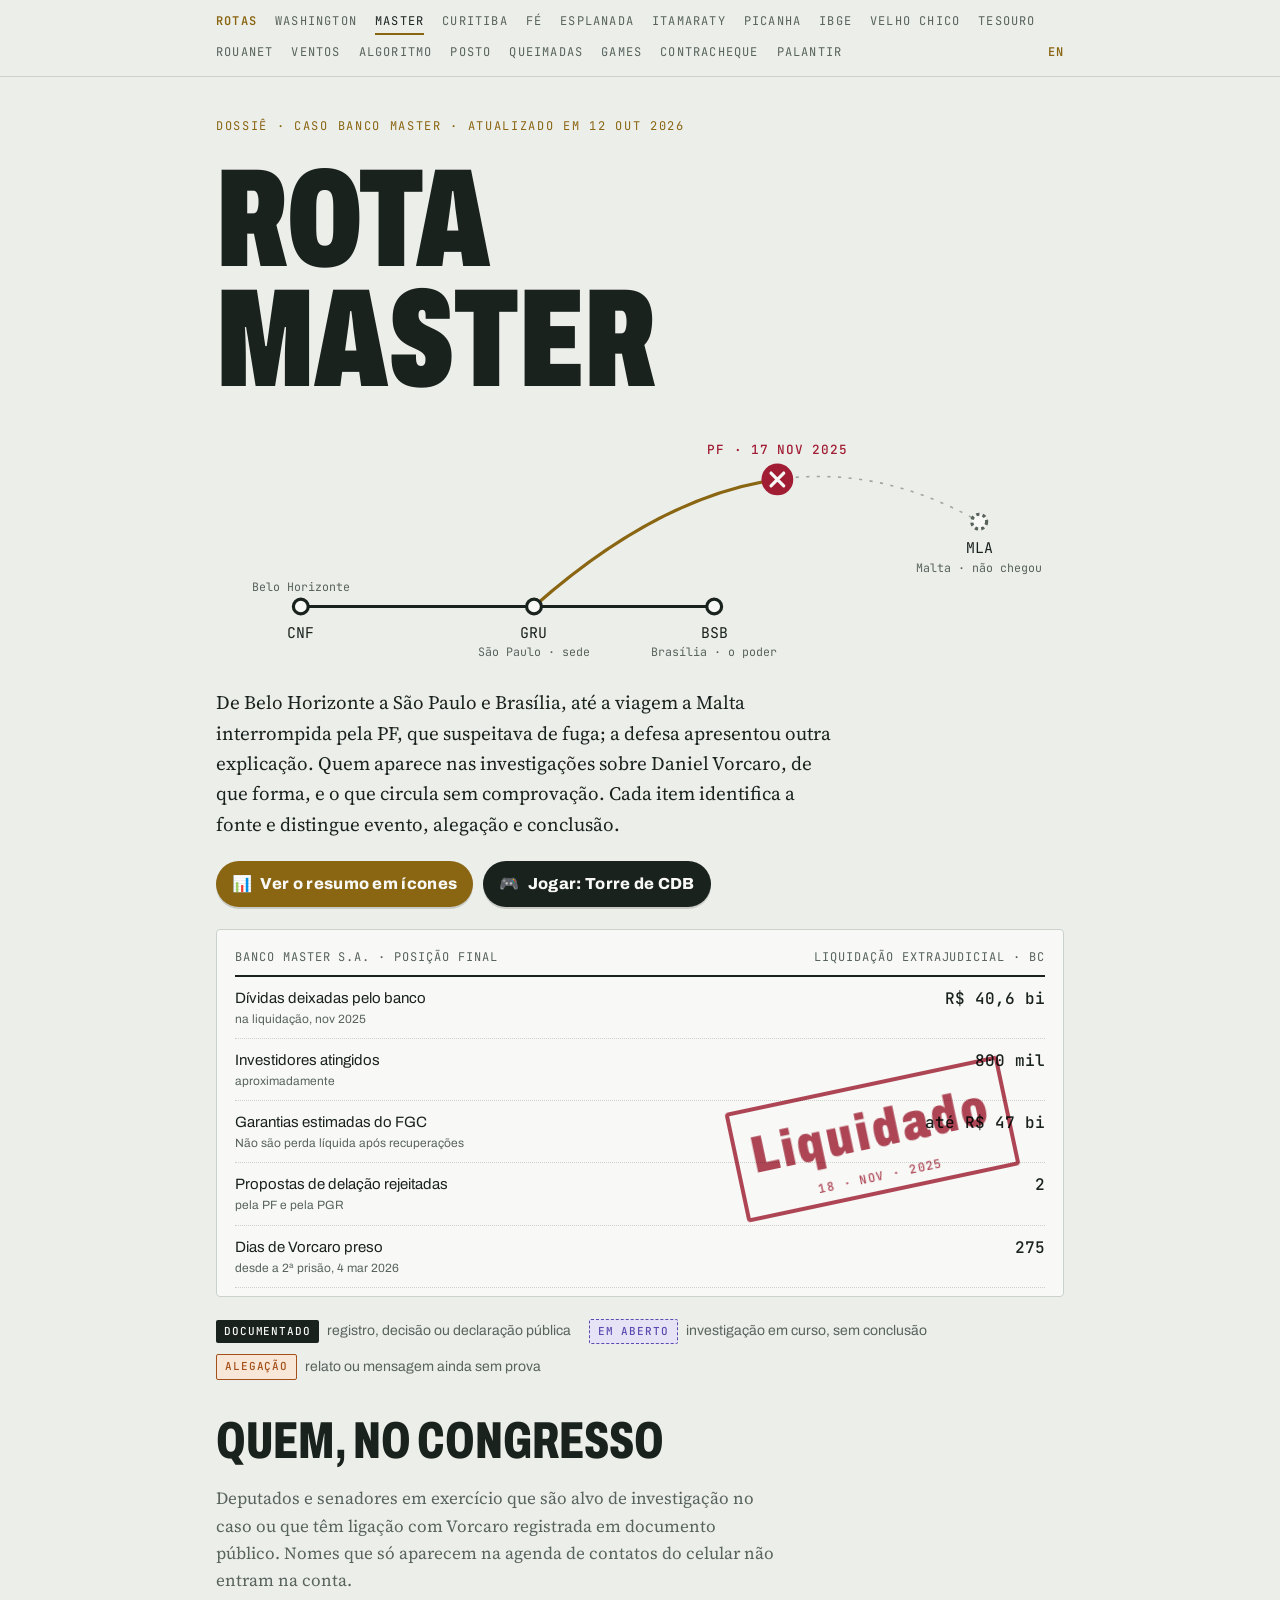
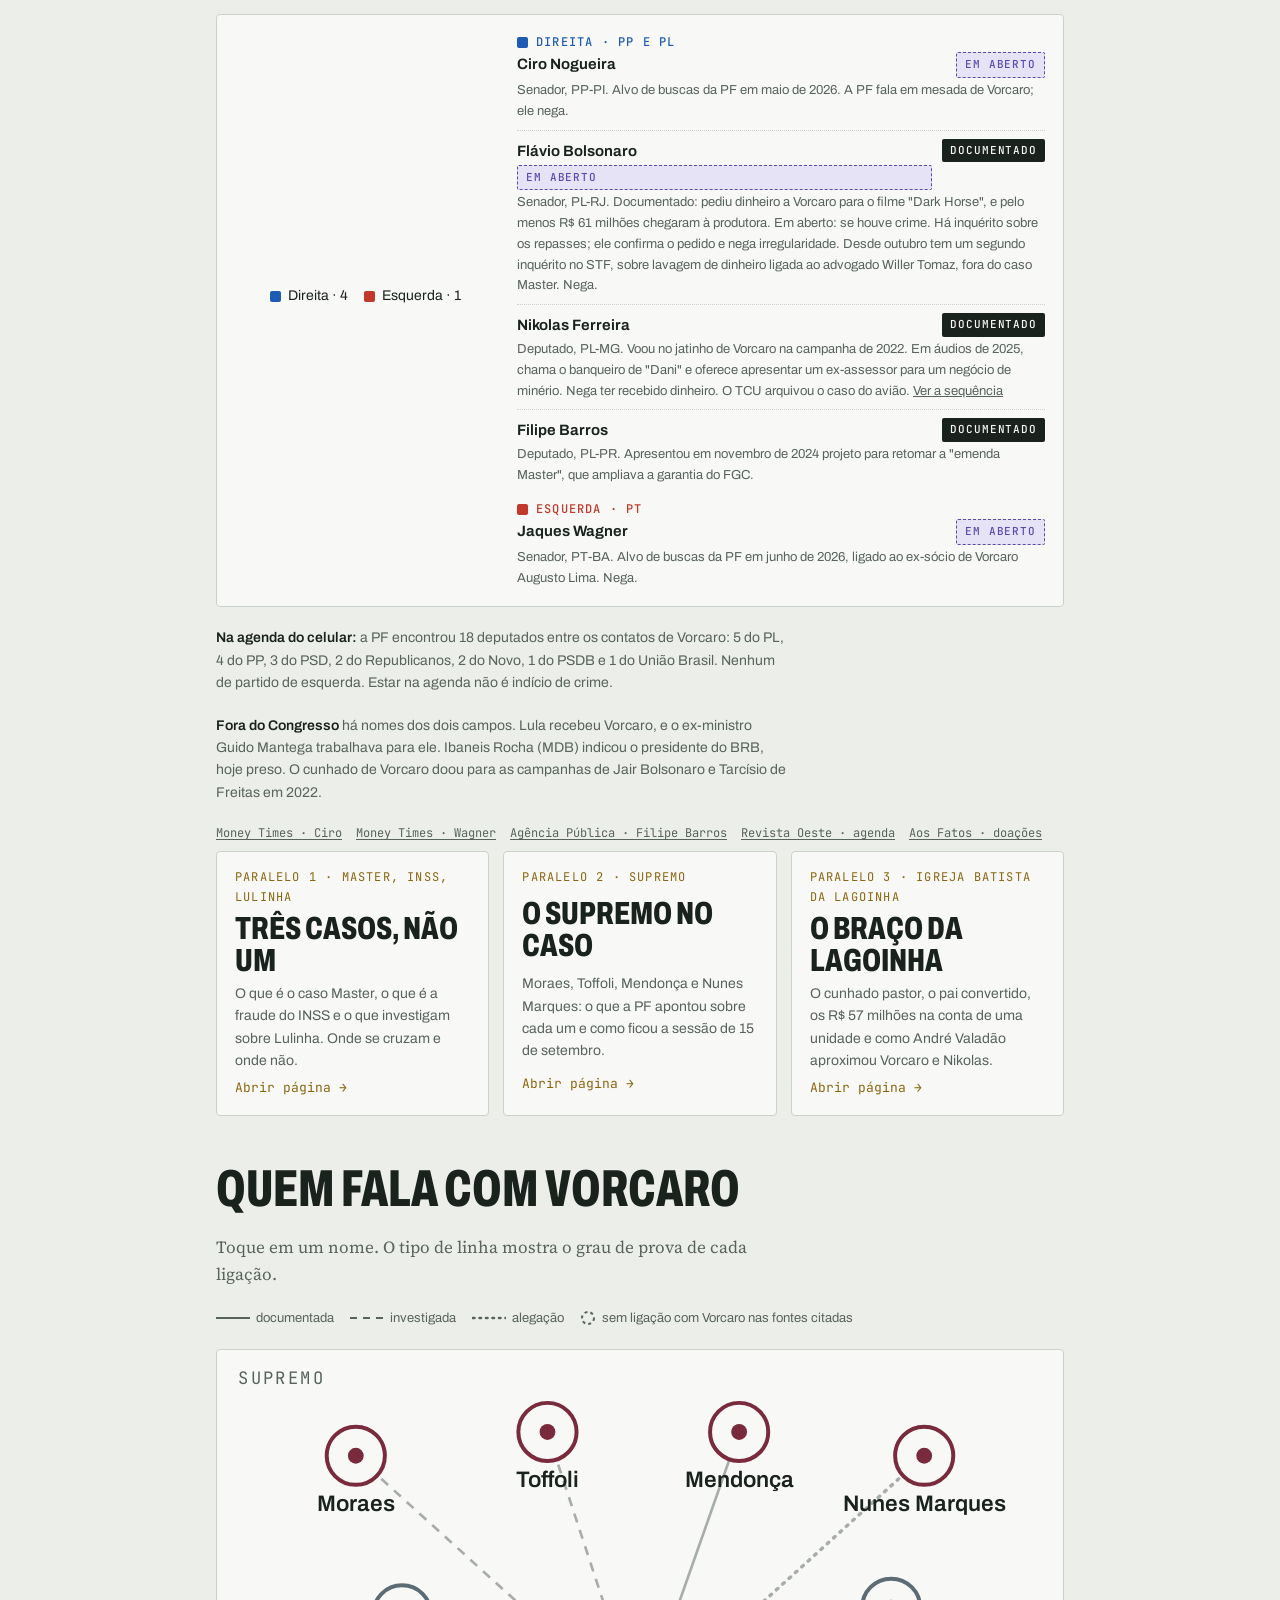
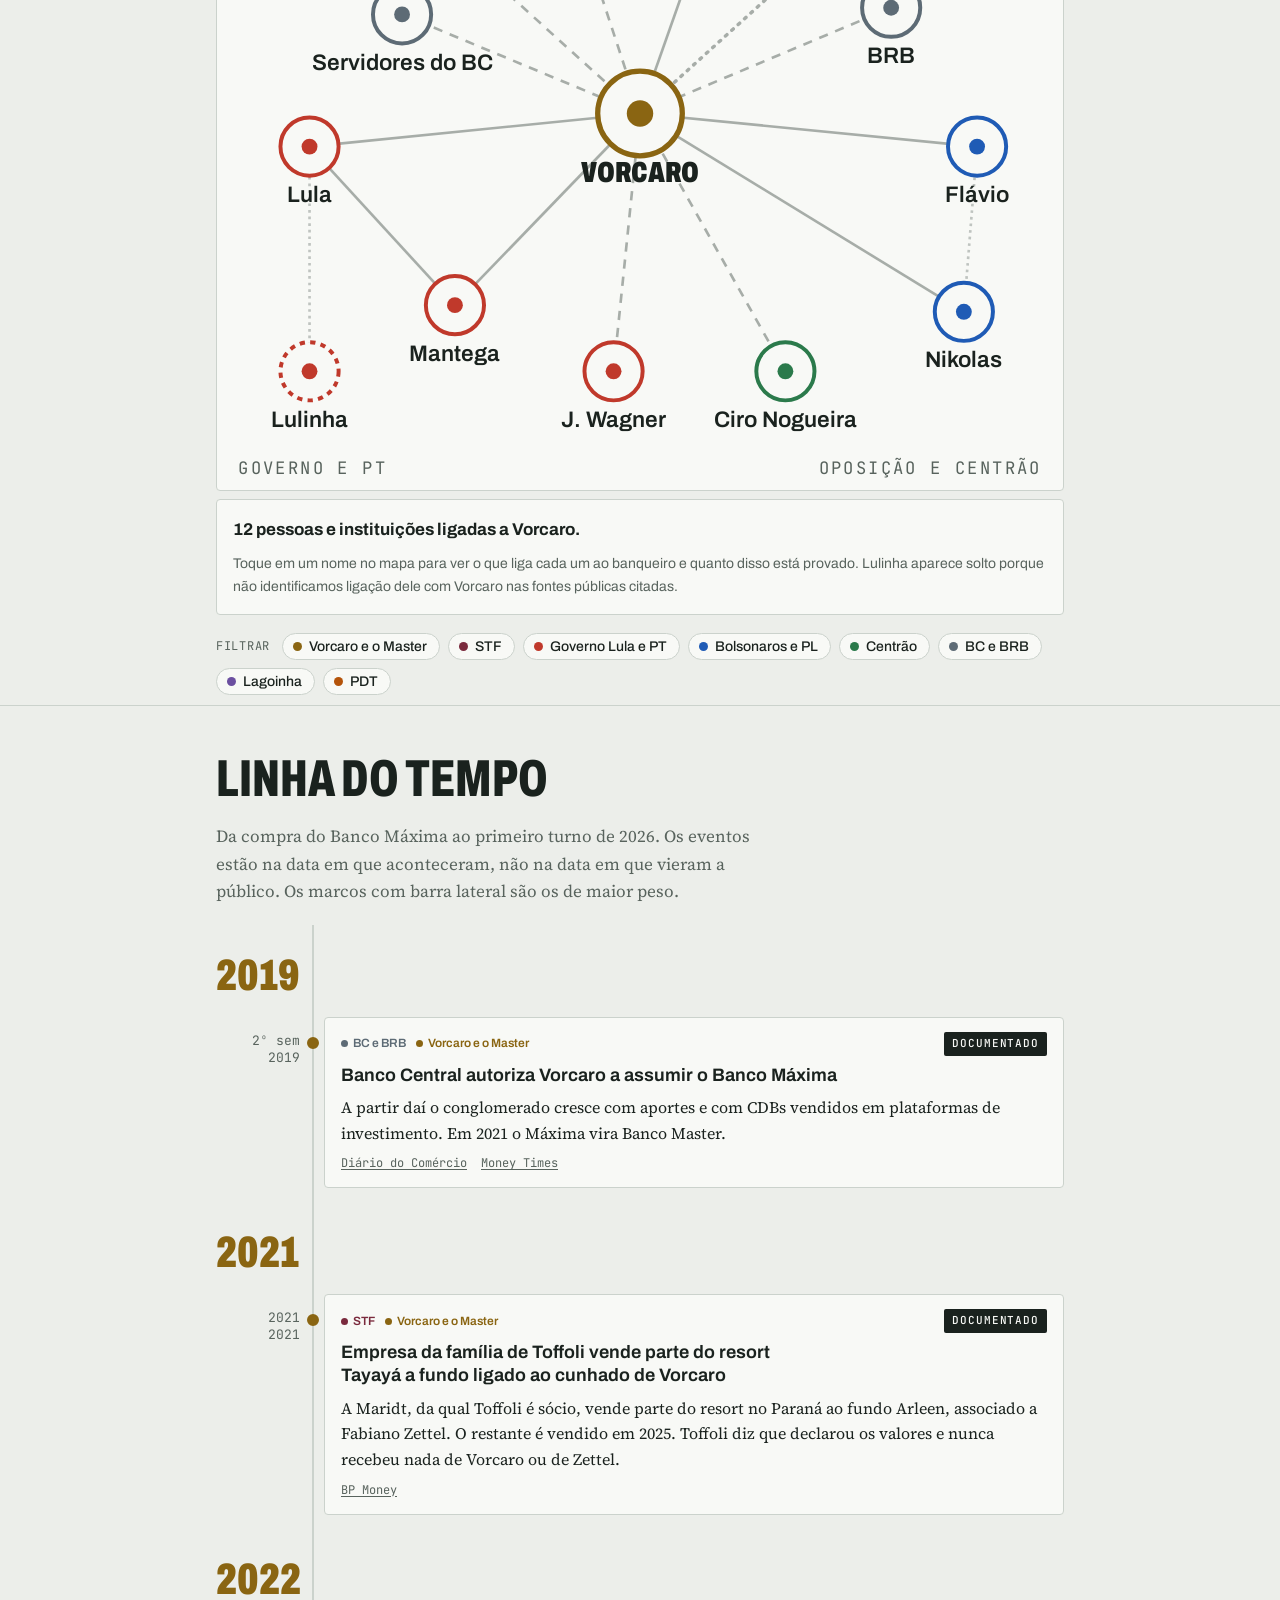
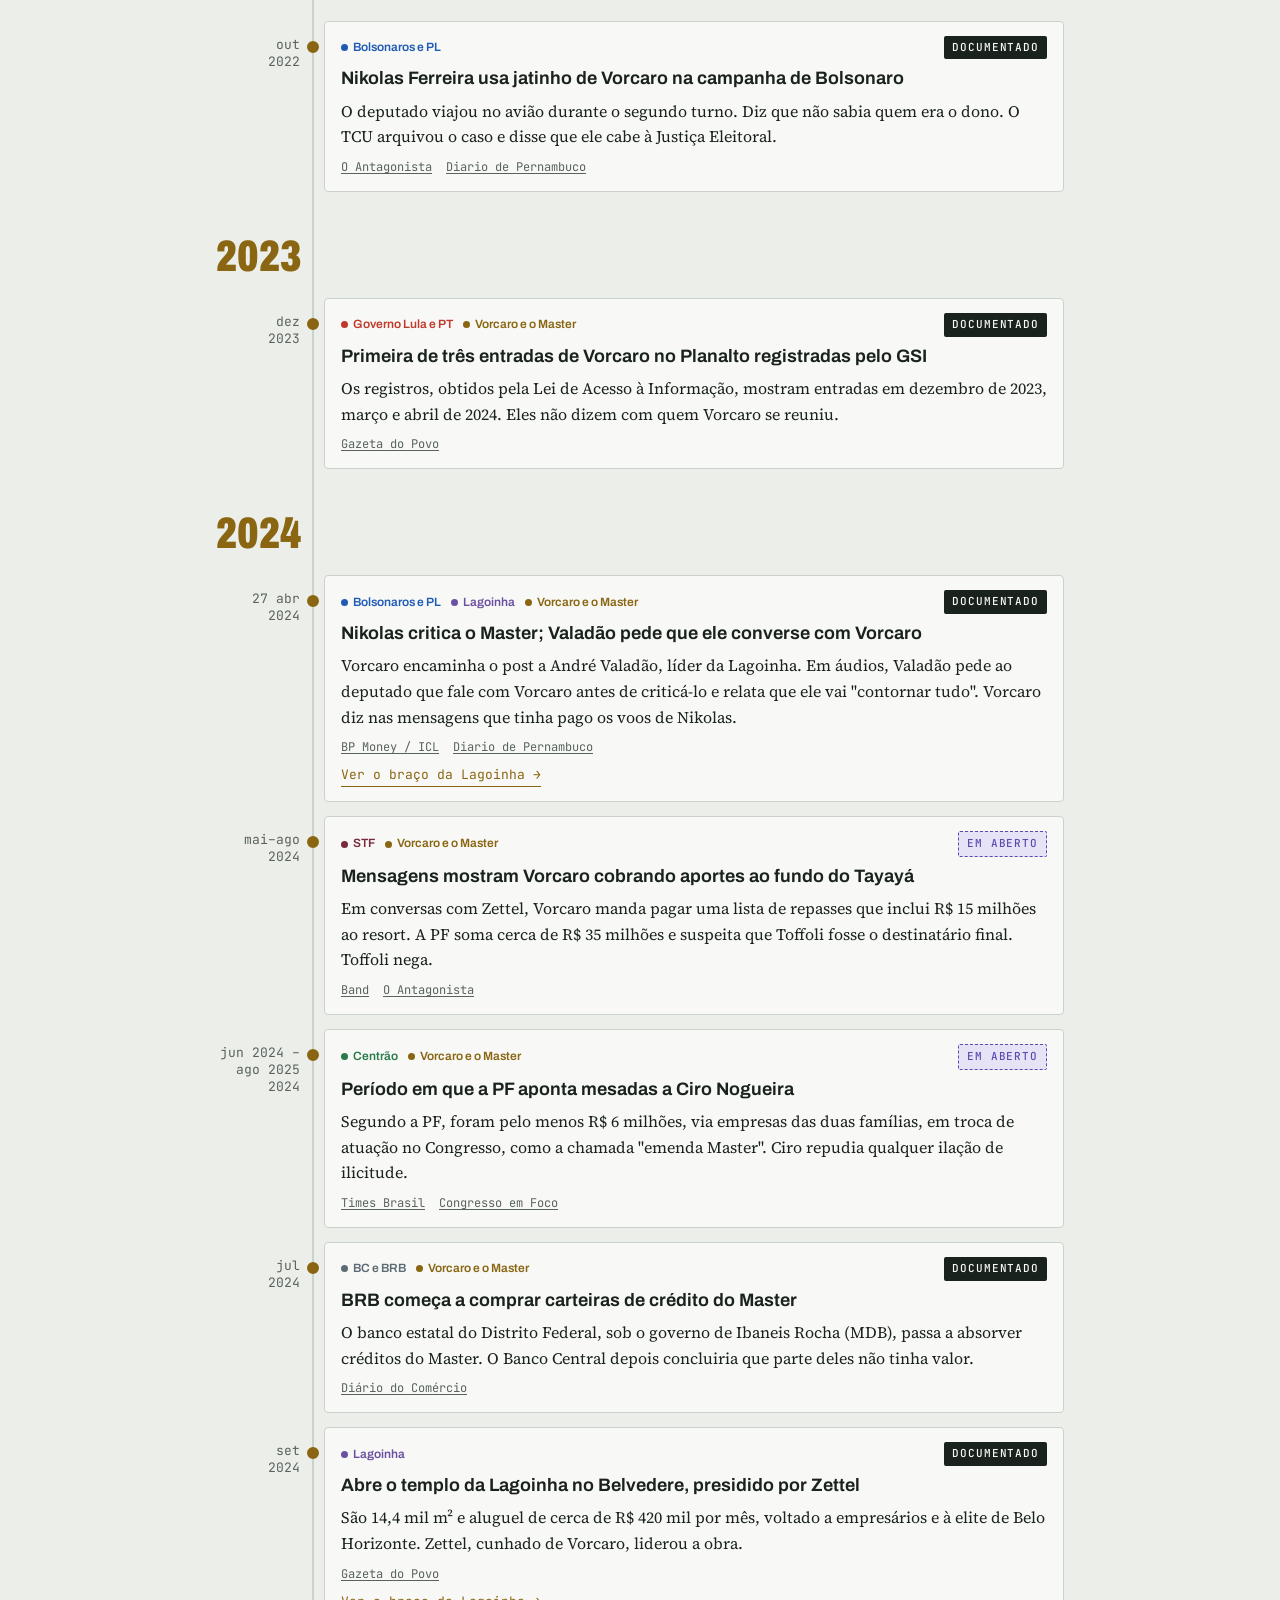
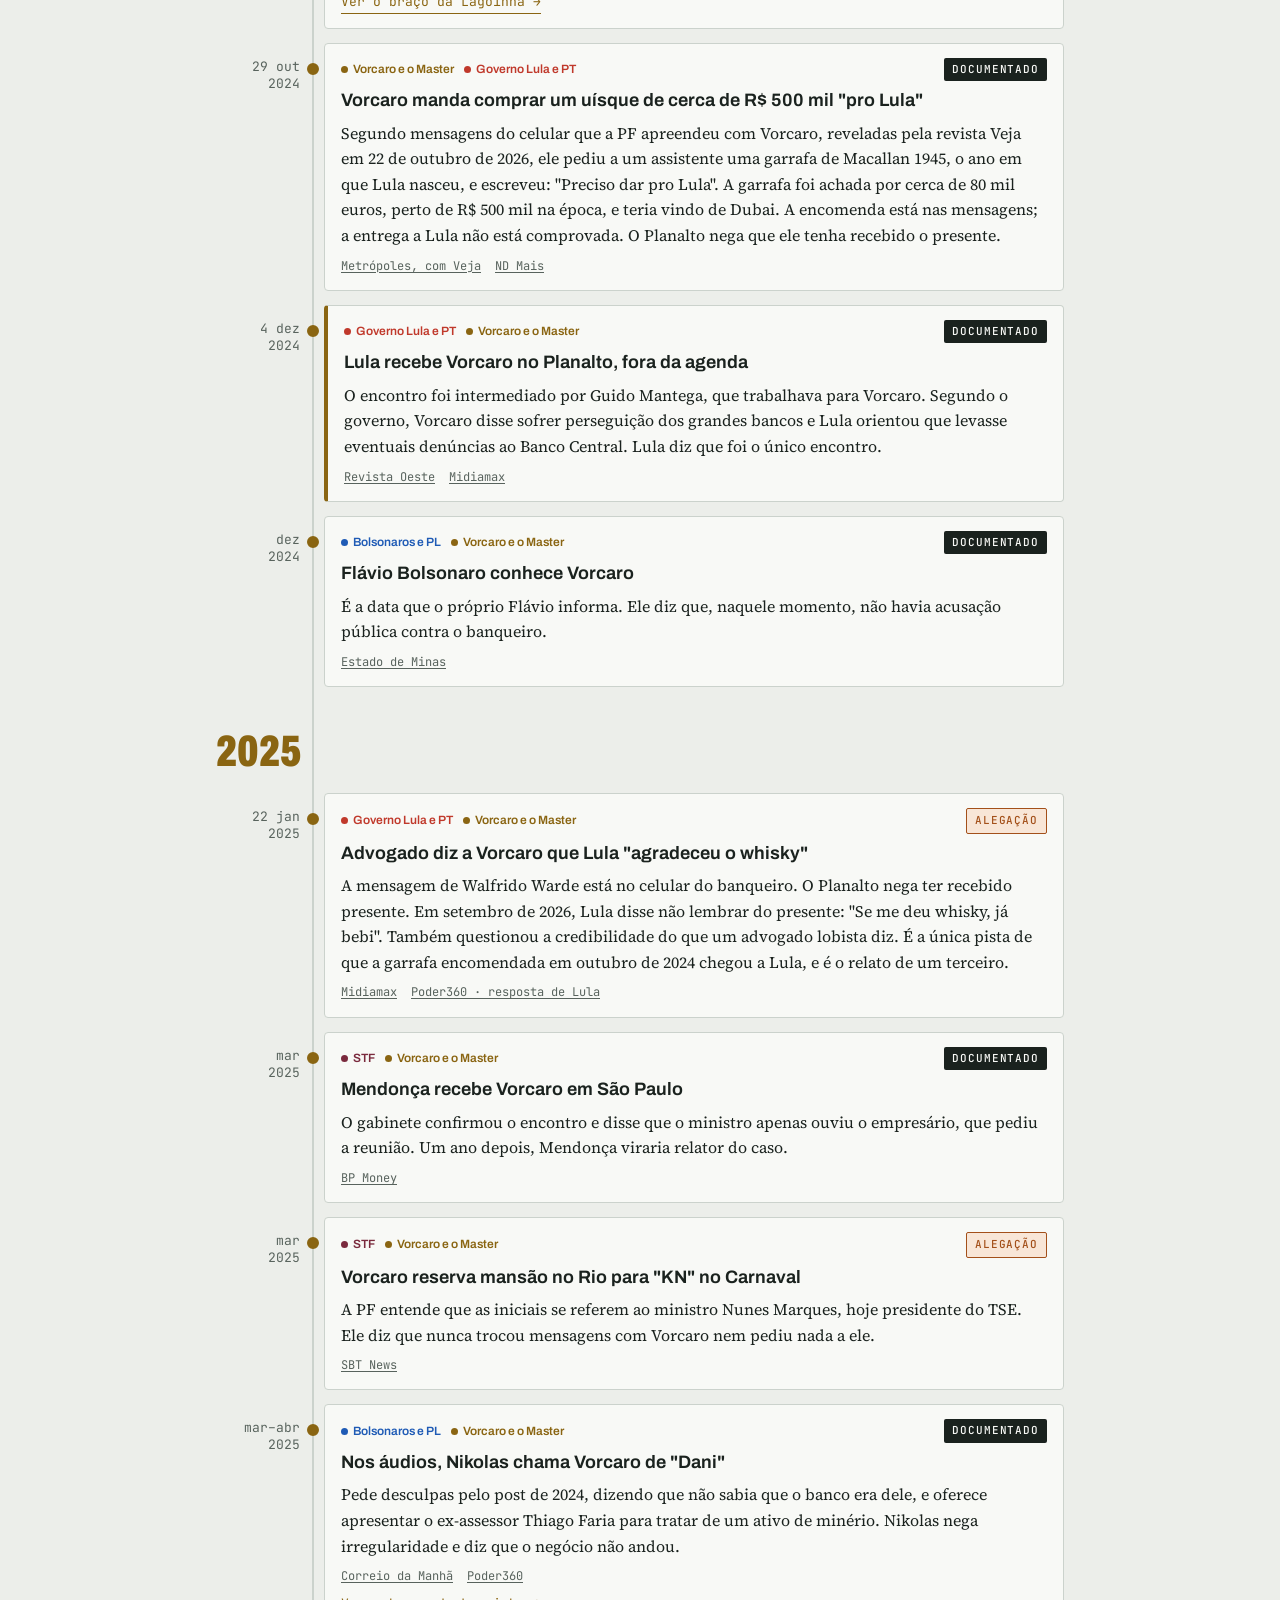
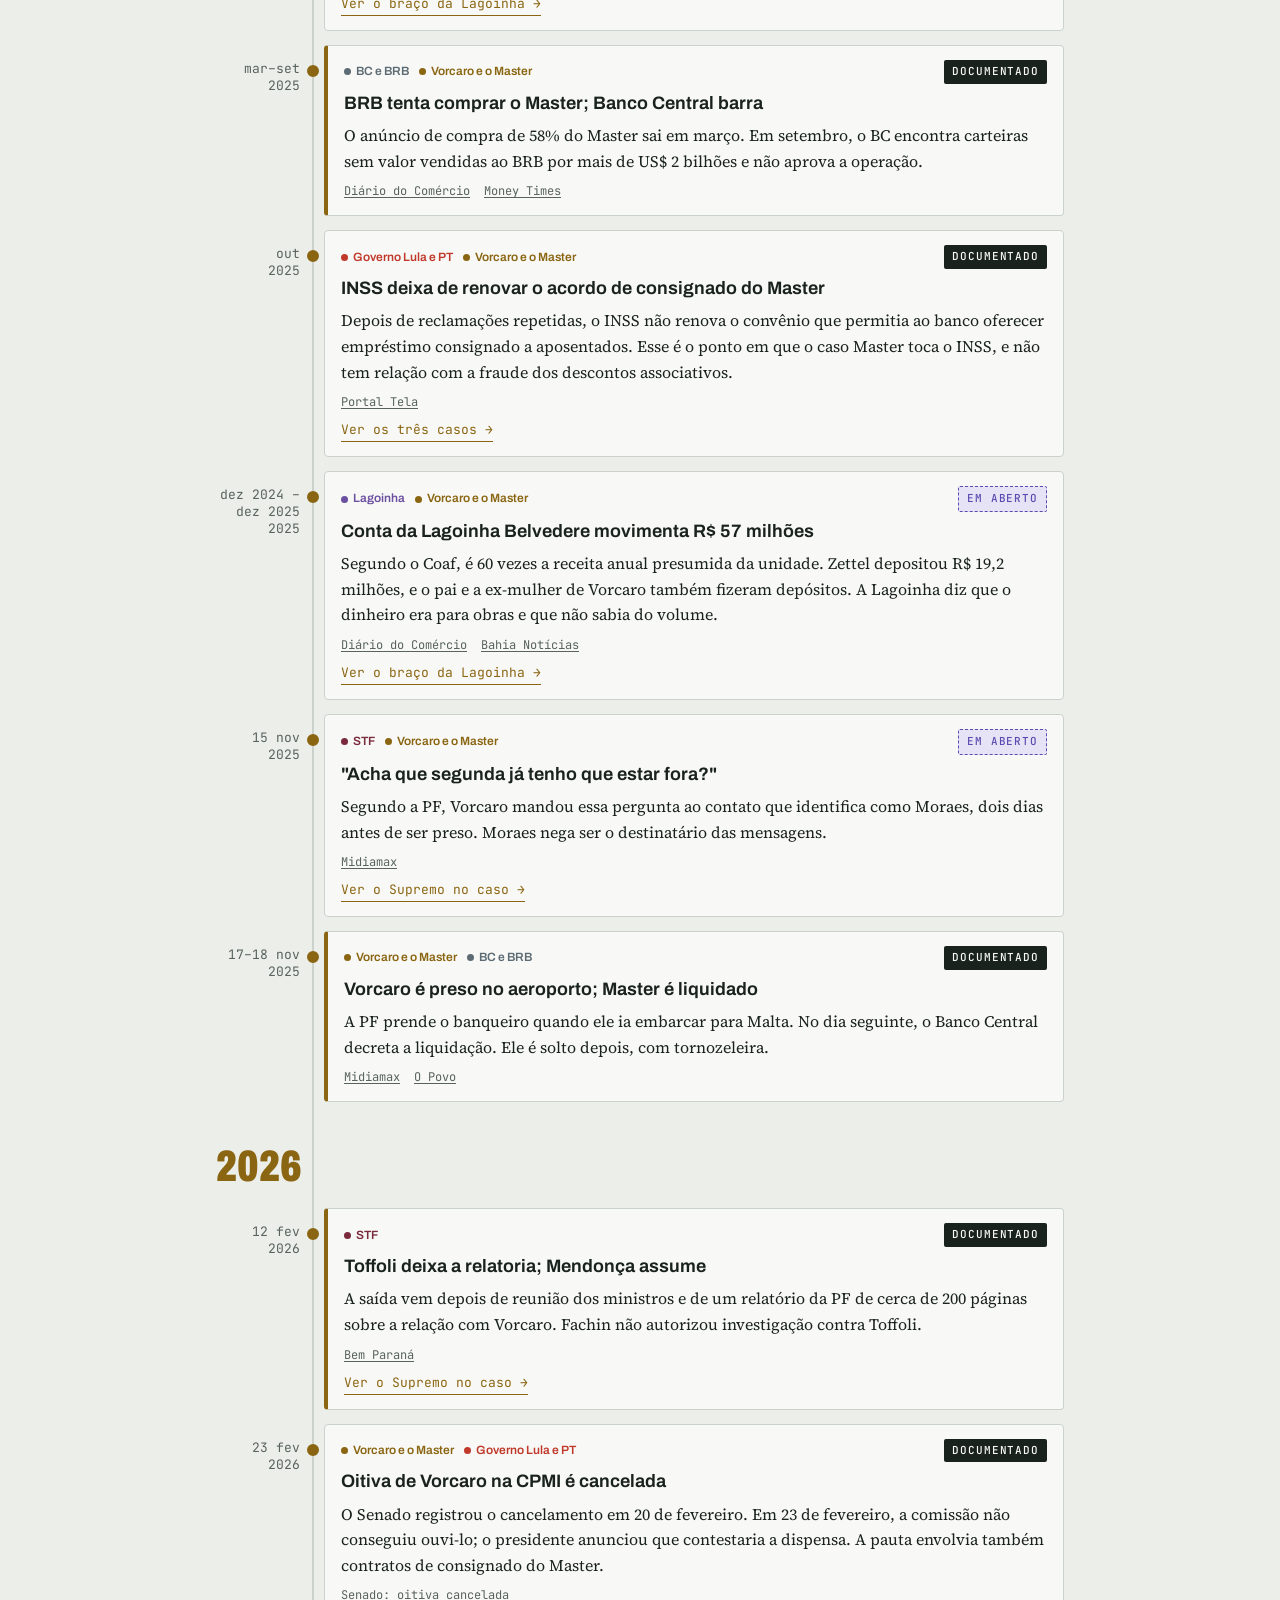
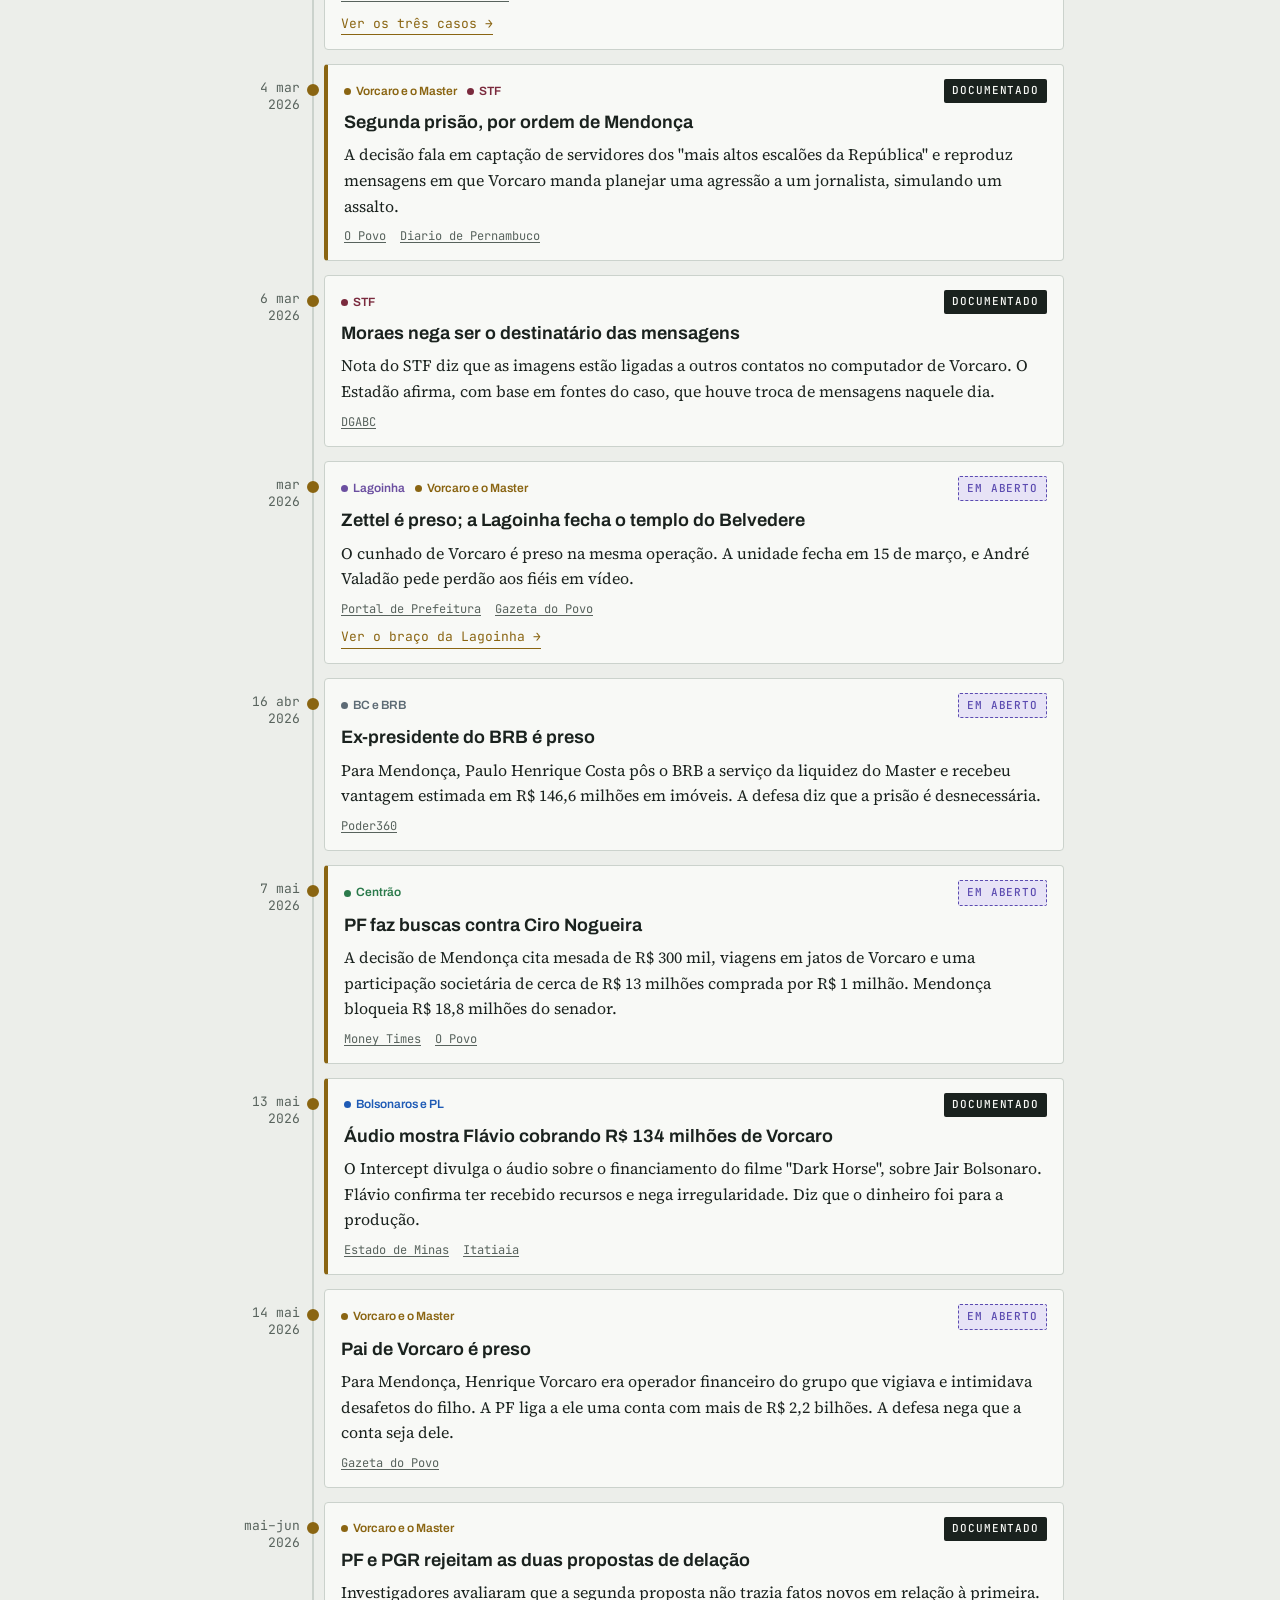
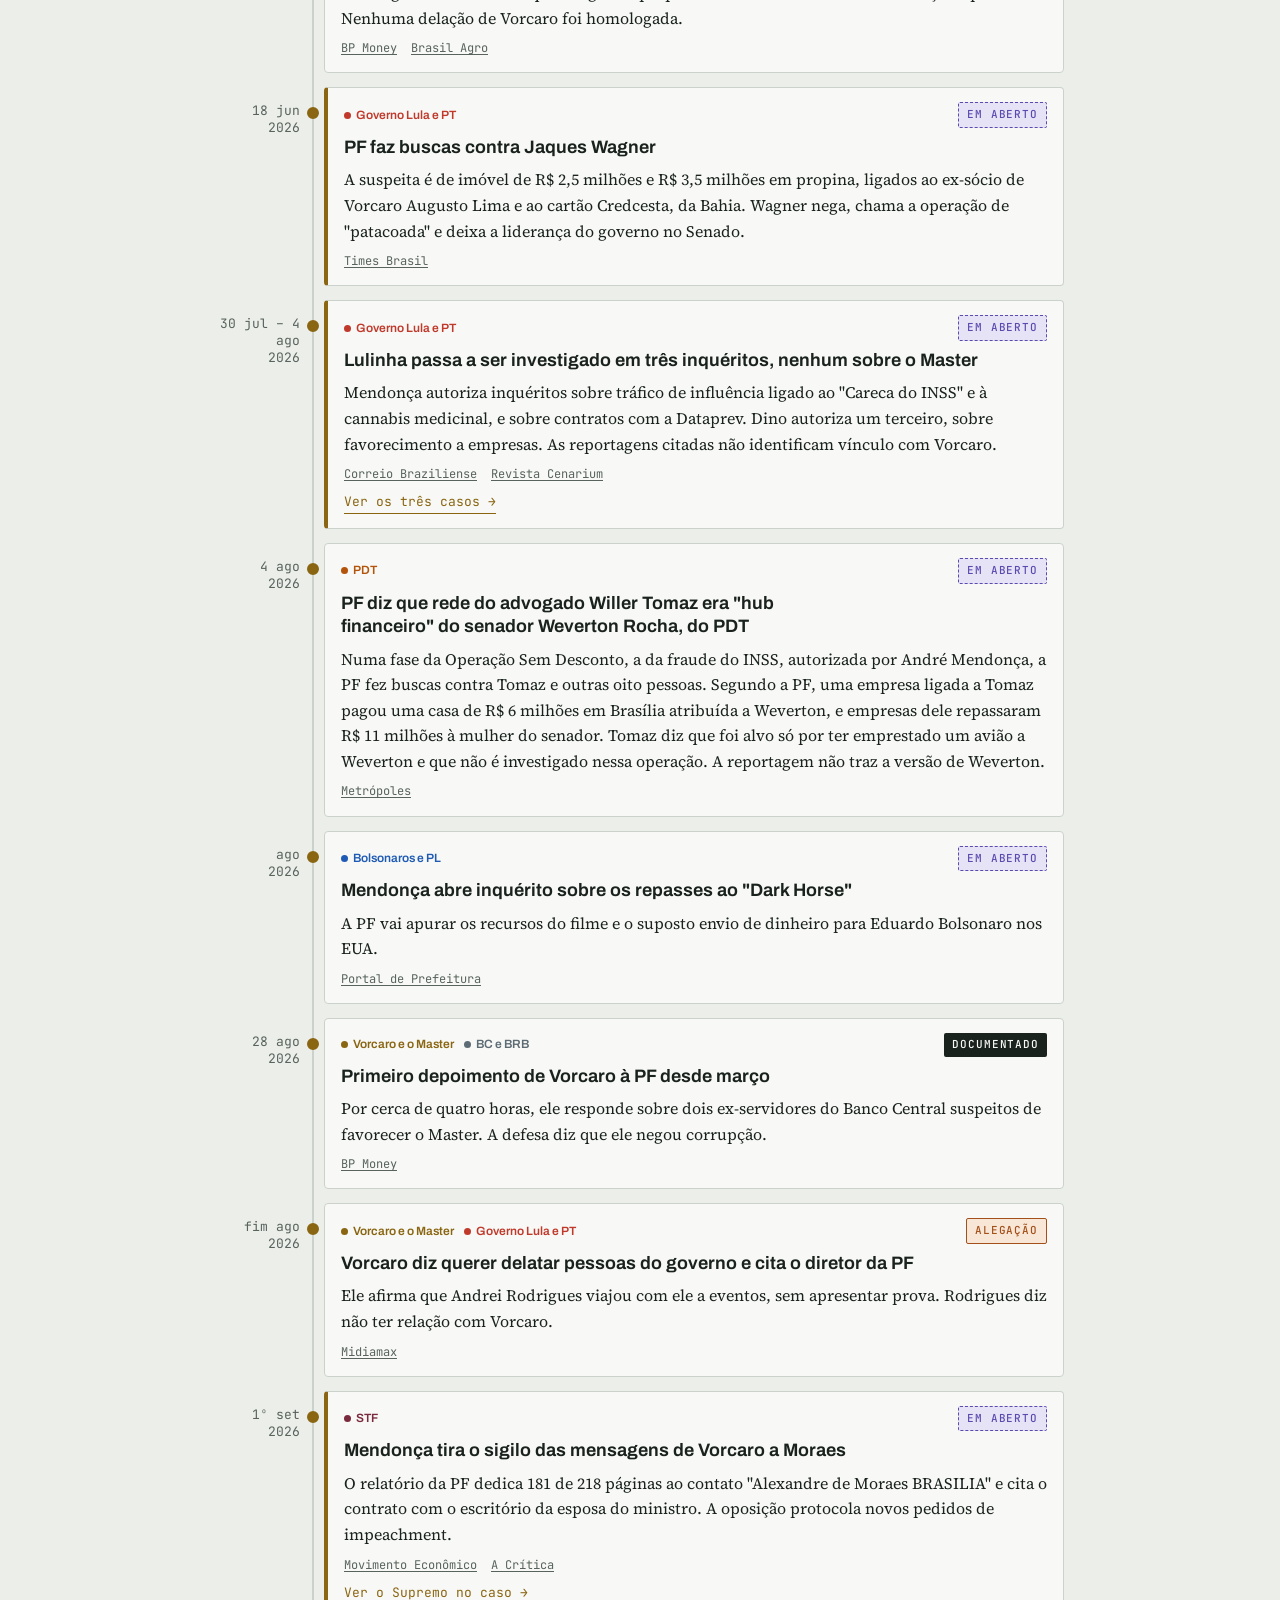
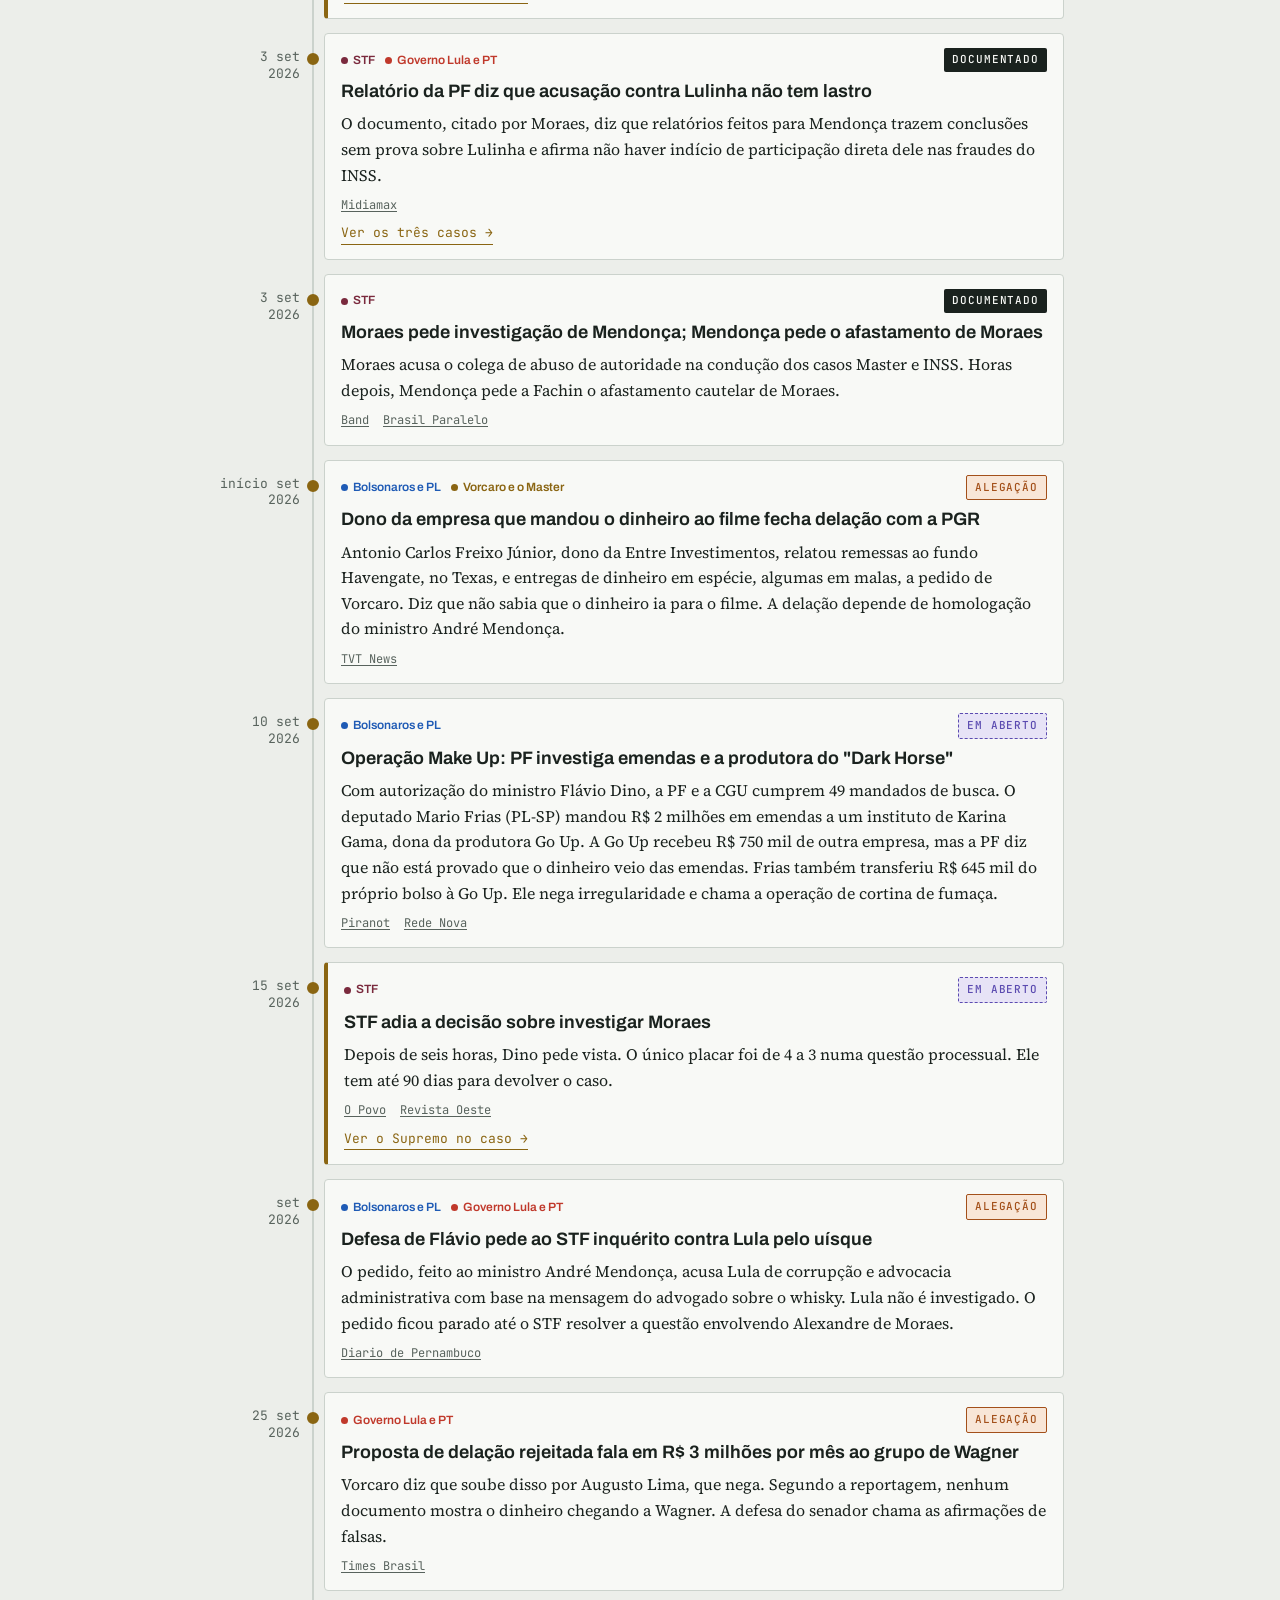
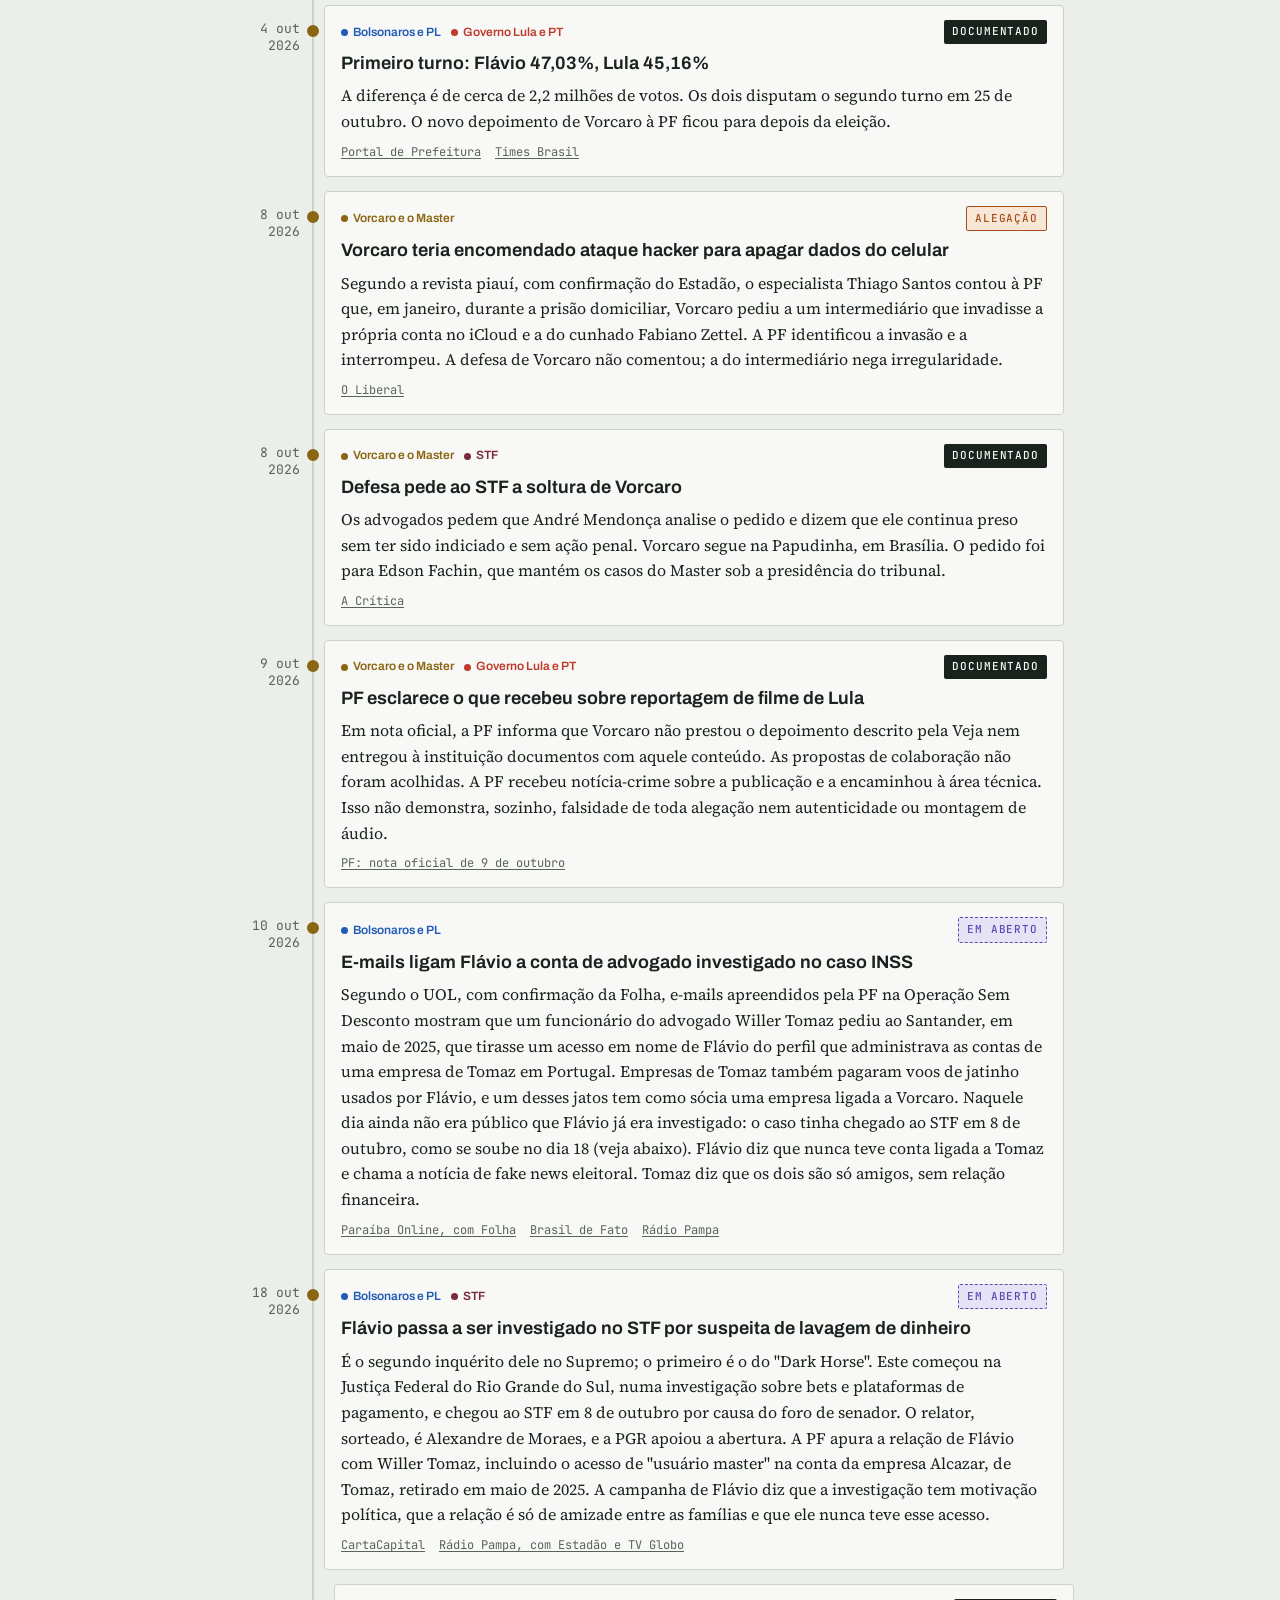
<file: index.html>
<!doctype html>
<html lang="pt-BR"><head><meta charset="utf-8"><meta name="viewport" content="width=device-width, initial-scale=1, viewport-fit=cover">
<style>:root{color-scheme:light;padding-top:env(safe-area-inset-top,0px);padding-bottom:env(safe-area-inset-bottom,0px)}img{max-width:100%}[hidden]{display:none!important}</style>
<title>Rota Master</title>
<meta name="description" content="Linha do tempo do caso Vorcaro e Banco Master: quem aparece, o que está comprovado e o que não tem ligação, com fontes.">
<link rel="preconnect" href="https://fonts.googleapis.com">
<link rel="stylesheet" href="https://fonts.googleapis.com/css2?family=Archivo:wdth,wght@62..125,400..900&family=Source+Serif+4:opsz,wght@8..60,400;8..60,600&family=JetBrains+Mono:wght@400;500;600&display=swap">
<link rel="stylesheet" href="estilo.css">
<style>
/* hero: the route map (CNF → GRU → BSB, escape to Malta cut by the PF), then the bank's closing balance sheet, stamped LIQUIDADO */
.route{width:100%;height:auto;display:block;overflow:visible}
.route .leg{fill:none;stroke:var(--ink);stroke-width:3;stroke-dasharray:100;stroke-dashoffset:100;animation:draw 1.4s .2s ease-out forwards}
.route .plan{fill:none;stroke:var(--muted);stroke-width:1.5;stroke-dasharray:3 7;opacity:.5}
.route .flee{fill:none;stroke:var(--accent);stroke-width:3;stroke-dasharray:57 100;stroke-dashoffset:57;animation:flee 1.6s 1.5s cubic-bezier(.5,0,.3,1) forwards}
.route .stn circle{fill:var(--paper);stroke:var(--ink);stroke-width:3}
.route .stn.miss circle{stroke:var(--muted);stroke-dasharray:3 3}
.route text{font-family:var(--mono);font-size:14px;fill:var(--ink)}
.route .sub{font-size:11px;fill:var(--muted)}
.route .cut circle{fill:var(--no)}
.route .cut path{stroke:var(--paper);stroke-width:3;stroke-linecap:round}
.route .cut text{fill:var(--no);font-size:12px;font-weight:500;letter-spacing:.06em}
.route .cut{opacity:0;animation:pop .4s 3s ease-out forwards}
@keyframes draw{to{stroke-dashoffset:0}}
@keyframes flee{to{stroke-dashoffset:0}}
@keyframes pop{from{opacity:0}to{opacity:1}}
@media (prefers-reduced-motion:reduce){.route .leg,.route .flee{stroke-dashoffset:0}.route .cut{opacity:1}}
.hero{padding-block:40px 28px;display:grid;gap:22px}
.sheet{position:relative;background:var(--paper);border:1px solid var(--line);border-radius:4px;padding:18px 18px 8px;overflow:hidden}
.sheet .hd{display:flex;justify-content:space-between;gap:12px;flex-wrap:wrap;font-family:var(--mono);font-size:12px;color:var(--muted);letter-spacing:.08em;text-transform:uppercase;border-bottom:2px solid var(--ink);padding-bottom:8px}
.sheet .row{display:grid;grid-template-columns:1fr auto;gap:12px;padding-block:9px;border-bottom:1px dotted var(--line);font-family:var(--ui);font-size:15px}
.sheet .row:last-child{border-bottom:0}
.sheet .row b{font-family:var(--mono);font-weight:500;font-size:16px;font-variant-numeric:tabular-nums;text-align:right}
.sheet .row small{display:block;color:var(--muted);font-size:12px}
.stamp{position:absolute;right:6%;top:42%;transform:rotate(-12deg);font-family:var(--display);font-stretch:75%;font-weight:900;font-size:clamp(28px,7vw,52px);letter-spacing:.06em;color:var(--no);border:4px solid var(--no);padding:2px 14px 0;border-radius:4px;opacity:.82;pointer-events:none;mix-blend-mode:multiply;animation:stamp .5s 1s cubic-bezier(.2,1.6,.4,1) both}
.stamp small{display:block;font-family:var(--mono);font-size:12px;font-weight:500;letter-spacing:.12em;text-align:center;margin-top:-4px;padding-bottom:4px}
@media (prefers-color-scheme:dark){:root:not([data-theme="light"]) .stamp{mix-blend-mode:normal}}
:root[data-theme="dark"] .stamp{mix-blend-mode:normal}
@keyframes stamp{from{transform:rotate(-12deg) scale(1.6);opacity:.82}to{transform:rotate(-12deg) scale(1)}}

/* congress donut */
:root{--k-dir:#1f5bb5;--k-esq:#c0392b;--c-ig:#6b4fa0}
@media (prefers-color-scheme:dark){:root:not([data-theme="light"]){--c-ig:#b39ae8}}
:root[data-theme="dark"]{--c-ig:#b39ae8}
@media (prefers-color-scheme:dark){:root:not([data-theme="light"]){--k-dir:#5f93e6;--k-esq:#e8645a}}
:root[data-theme="dark"]{--k-dir:#5f93e6;--k-esq:#e8645a}
.cong{display:grid;grid-template-columns:minmax(0,260px) minmax(0,1fr);gap:22px;align-items:start;background:var(--paper);border:1px solid var(--line);border-radius:4px;padding:18px}
.pie{position:relative;display:grid;gap:12px;justify-items:center}
.pie svg{width:100%;max-width:240px;height:auto;display:block;overflow:visible}
.pie .slice{stroke:var(--paper);stroke-width:3;cursor:pointer;transition:opacity .2s;outline:none}
.pie .slice:focus-visible{stroke:var(--ink)}
.pie svg:hover .slice:not(:hover){opacity:.45}
.pie .ctr{font-family:var(--display);font-stretch:70%;font-weight:900;font-size:58px;fill:var(--ink);text-anchor:middle}
.pie .ctr2{font-family:var(--mono);font-size:11px;letter-spacing:.1em;fill:var(--muted);text-anchor:middle}
.pie .lab{font-family:var(--ui);font-weight:700;font-size:15px;fill:var(--ink);text-anchor:middle}
.tip{position:absolute;pointer-events:none;background:var(--ink);color:var(--paper);font-family:var(--ui);font-size:13px;line-height:1.4;padding:8px 10px;border-radius:3px;max-width:220px;z-index:3}
.plegend{display:flex;flex-wrap:wrap;gap:6px 16px;font-family:var(--ui);font-size:14px;justify-content:center}
.plegend span{display:inline-flex;align-items:center;gap:7px}
.plegend i{width:11px;height:11px;border-radius:2px;background:var(--c)}
.who{display:grid;gap:14px;min-width:0}
.who h3{margin:0;font-family:var(--mono);font-size:12px;font-weight:500;letter-spacing:.1em;text-transform:uppercase;color:var(--c);display:flex;align-items:center;gap:8px}
.who h3::before{content:"";width:11px;height:11px;border-radius:2px;background:var(--c)}
.who ul{list-style:none;margin:0;padding:0;display:grid;gap:8px}
.who li{display:grid;grid-template-columns:minmax(0,1fr) auto;gap:2px 10px;align-items:start;font-family:var(--ui);font-size:15px;padding-bottom:8px;border-bottom:1px dotted var(--line)}
.who li:last-child{border-bottom:0;padding-bottom:0}
.who li b{font-weight:650}
.who li small{grid-column:1/-1;color:var(--muted);font-size:13px}
.aside{font-family:var(--ui);font-size:14px;color:var(--muted);margin:0;max-width:72ch}
.aside strong{color:var(--ink);font-weight:600}
.ev.part{background:var(--accent-soft);color:var(--accent);border:1px solid var(--accent)}
@media (max-width:640px){.cong{grid-template-columns:1fr}}

/* parallel pages */
.par{display:grid;grid-template-columns:repeat(auto-fit,minmax(260px,1fr));gap:14px}
.par a{min-width:0;text-decoration:none;color:var(--ink);background:var(--paper);border:1px solid var(--line);border-radius:4px;padding:16px 18px;display:grid;gap:6px;transition:border-color .2s,transform .2s}
.par a:hover{border-color:var(--accent);transform:translateY(-2px)}
.par a:focus-visible{outline:3px solid var(--accent);outline-offset:2px}
.par .n{font-family:var(--mono);font-size:12px;letter-spacing:.1em;text-transform:uppercase;color:var(--accent)}
.par strong{font-family:var(--display);font-stretch:70%;font-size:32px;line-height:1;text-transform:uppercase;font-weight:800}
.par .d{font-family:var(--ui);font-size:14px;color:var(--muted)}
.par .go{font-family:var(--mono);font-size:13px;color:var(--accent)}

/* congress donut */
(function(){
  const svg=document.getElementById("pie"),tip=document.getElementById("tip"),box=svg.parentNode,ns="http://www.w3.org/2000/svg";
  const S=[{k:"Direita",v:4,c:"var(--k-dir)",n:"Ciro Nogueira (PP), Flávio Bolsonaro (PL), Nikolas Ferreira (PL), Filipe Barros (PL)"},
           {k:"Esquerda",v:1,c:"var(--k-esq)",n:"Jaques Wagner (PT)"}];
  const tot=S.reduce((a,b)=>a+b.v,0),R=112,r=64;let a0=-Math.PI/2;
  const pt=(rad,a)=>[rad*Math.cos(a),rad*Math.sin(a)];
  S.forEach(sl=>{
    const a1=a0+sl.v/tot*2*Math.PI,big=a1-a0>Math.PI?1:0;
    const [x0,y0]=pt(R,a0),[x1,y1]=pt(R,a1),[x2,y2]=pt(r,a1),[x3,y3]=pt(r,a0);
    const p=document.createElementNS(ns,"path");
    p.setAttribute("d",`M${x0} ${y0}A${R} ${R} 0 ${big} 1 ${x1} ${y1}L${x2} ${y2}A${r} ${r} 0 ${big} 0 ${x3} ${y3}Z`);
    p.setAttribute("class","slice");p.setAttribute("fill",sl.c);p.setAttribute("tabindex","0");
    p.setAttribute("aria-label",`${sl.k}: ${sl.v} de ${tot}. ${sl.n}`);
    const show=e=>{tip.hidden=false;tip.innerHTML=`<b>${sl.k}: ${sl.v} de ${tot}</b><br>${sl.n}`;
      const bb=box.getBoundingClientRect();let x,y;
      if(e&&e.clientX){x=e.clientX-bb.left+12;y=e.clientY-bb.top+12}else{const sb=svg.getBoundingClientRect();x=sb.width/2-80;y=sb.height+4}
      tip.style.left=Math.max(0,Math.min(x,bb.width-200))+"px";tip.style.top=y+"px"};
    p.addEventListener("mousemove",show);p.addEventListener("focus",()=>show());
    p.addEventListener("mouseleave",()=>tip.hidden=true);p.addEventListener("blur",()=>tip.hidden=true);
    svg.appendChild(p);
    const am=(a0+a1)/2,[lx,ly]=pt((R+r)/2,am),t=document.createElementNS(ns,"text");
    t.setAttribute("x",lx);t.setAttribute("y",ly+5);t.setAttribute("class","lab");t.setAttribute("pointer-events","none");
    t.style.fill="var(--paper)";t.textContent=sl.v;svg.appendChild(t);
    a0=a1;
  });
  const c1=document.createElementNS(ns,"text");c1.setAttribute("class","ctr");c1.setAttribute("y","12");c1.textContent=tot;svg.appendChild(c1);
  const c2=document.createElementNS(ns,"text");c2.setAttribute("class","ctr2");c2.setAttribute("y","34");c2.textContent="PARLAMENTARES";svg.appendChild(c2);
})();

/* network */
.net{display:grid;grid-template-columns:minmax(0,1.5fr) minmax(0,1fr);gap:18px;align-items:start}
#net{width:100%;height:auto;max-width:100%;background:var(--paper);border:1px solid var(--line);border-radius:4px}
#net .zone{font-family:var(--mono);font-size:13px;letter-spacing:.14em;fill:var(--muted)}
#net .edge{stroke:var(--muted);stroke-width:2;opacity:.5;transition:opacity .3s,stroke .3s,stroke-width .3s}
#net .edge.open{stroke-dasharray:7 6}
#net .edge.alleg{stroke-dasharray:1.5 5;stroke-linecap:round;stroke-width:2.6}
#net .edge.fam{stroke-dasharray:2 3;opacity:.35}
#net .edge.on{opacity:1;stroke:var(--accent);stroke-width:3.4}
#net .edge.off{opacity:.1}
#net .node{cursor:pointer;outline:none}
#net .node circle.ring{fill:var(--paper);stroke:var(--c);stroke-width:3;transition:fill .3s}
#net .node.loose circle.ring{stroke-dasharray:4 4}
#net .node .core{fill:var(--c)}
#net .node text{font-family:var(--ui);font-weight:600;font-size:17px;fill:var(--ink);text-anchor:middle}
#net .node.on circle.ring{fill:color-mix(in srgb,var(--c) 22%,var(--paper))}
#net .node.off{opacity:.3}
#net .node:focus-visible circle.ring{stroke-width:6}
#net .hub circle.ring{stroke-width:4}
#net .hub text{font-family:var(--display);font-stretch:70%;font-weight:900;font-size:22px;text-transform:uppercase}
.netinfo{min-width:0;display:grid;gap:10px;background:var(--paper);border:1px solid var(--line);border-radius:4px;padding:16px;font-family:var(--ui)}
.netinfo strong{font-size:17px}
.netinfo>span{font-size:14px;color:var(--muted)}
.netinfo ul{margin:0;padding:0;list-style:none;display:grid;gap:10px}
.netinfo li{display:grid;gap:3px;padding-left:12px;border-left:3px solid var(--accent);animation:slidein .3s ease both}
.netinfo li b{font-size:14px;display:flex;flex-wrap:wrap;gap:6px;align-items:center}
.netinfo li span{font-size:14px;color:var(--muted)}
.netinfo .warn{border-left-color:var(--no)}
.netkey{display:flex;flex-wrap:wrap;gap:6px 16px;font-family:var(--ui);font-size:13px;color:var(--muted)}
.netkey svg{vertical-align:middle;margin-right:6px}
@keyframes slidein{from{transform:translateX(8px)}to{transform:none}}
@media (max-width:720px){.net{grid-template-columns:1fr}}

/* filters */
.filters{position:sticky;top:env(safe-area-inset-top,0px);z-index:5;background:var(--bg);border-bottom:1px solid var(--line);padding-block:10px}
.filters .wrap{display:flex;flex-wrap:wrap;gap:8px;align-items:center}
.filters .lbl{font-family:var(--mono);font-size:12px;color:var(--muted);letter-spacing:.06em;text-transform:uppercase;margin-right:4px}
.chip{font-family:var(--ui);font-size:14px;font-weight:500;border:1.5px solid var(--line);background:var(--paper);color:var(--ink);border-radius:999px;padding:5px 12px 5px 10px;cursor:pointer;display:inline-flex;align-items:center;gap:7px}
.chip i{width:9px;height:9px;border-radius:50%;background:var(--c)}
.chip[aria-pressed="true"]{border-color:var(--c);background:color-mix(in srgb,var(--c) 14%,var(--paper))}
.chip:focus-visible{outline:3px solid var(--accent);outline-offset:2px}

/* timeline */
.year{font-family:var(--display);font-stretch:70%;font-weight:900;font-size:44px;color:var(--accent);margin:28px 0 6px;line-height:1}
.tl{position:relative;display:grid;gap:14px}
.rail{position:absolute;left:96px;top:0;bottom:0;width:2px;background:var(--line)}
.rail b{display:block;width:100%;background:var(--accent);height:0}
.item{display:grid;grid-template-columns:84px 1fr;gap:24px;position:relative}
.item .date{font-family:var(--mono);font-size:13px;color:var(--muted);text-align:right;padding-top:16px;line-height:1.3}
.item .dot{position:absolute;left:91px;top:20px;width:12px;height:12px;border-radius:50%;background:var(--paper);border:2px solid var(--muted);transition:background .3s,border-color .3s}
.item.seen .dot{background:var(--accent);border-color:var(--accent)}
.card{min-width:0;background:var(--paper);border:1px solid var(--line);border-radius:4px;padding:14px 16px;display:grid;gap:8px;transform:translateX(10px);transition:transform .45s ease}
.item.seen .card{transform:none}
.item.key .card{border-left:4px solid var(--accent)}
.card .top{display:flex;flex-wrap:wrap;gap:6px 10px;align-items:center;justify-content:space-between}
.actors{display:flex;flex-wrap:wrap;gap:6px 10px}
.actor{font-family:var(--ui);font-size:12px;font-weight:600;color:var(--c);display:inline-flex;align-items:center;gap:5px}
.actor::before{content:"";width:7px;height:7px;border-radius:50%;background:var(--c)}
.card h3{font-size:18px;line-height:1.3;margin:0;font-weight:650}
.card p{margin:0;font-size:16px}
.empty{color:var(--muted);font-style:italic}
@media (max-width:620px){
  .rail{left:6px}
  .item{grid-template-columns:1fr;gap:6px;padding-left:24px}
  .item .date{text-align:left;padding-top:0}
  .item .dot{left:1px;top:4px}
}

/* myths */
.myths{display:grid;gap:12px}
.myth{background:var(--paper);border:1px solid var(--line);border-radius:4px;display:grid;grid-template-columns:minmax(0,1fr) minmax(0,1.4fr);overflow:hidden}
.myth .say{padding:16px;border-right:1px solid var(--line);display:grid;gap:8px;align-content:start}
.myth .say q{font-family:var(--display);font-stretch:80%;font-weight:700;font-size:21px;line-height:1.15;quotes:"“" "”"}
.myth .say small{font-family:var(--mono);font-size:11px;letter-spacing:.1em;text-transform:uppercase;color:var(--muted)}
.myth .is{padding:16px;display:grid;gap:8px;align-content:start}
.myth .is p{margin:0;font-size:16px}
@media (max-width:640px){.myth{grid-template-columns:1fr}.myth .say{border-right:0;border-bottom:1px solid var(--line)}}
</style>
<style>.ev.unproven{background:var(--open-soft);color:var(--open)}</style>
</head><body>


<style>/* barra comum das Rotas */.rotas-bar .rb-lang{margin-left:auto;color:var(--accent);font-weight:600}.rotas-bar{border-bottom:1px solid var(--line);background:var(--bg);font-family:var(--mono);font-size:12px;letter-spacing:.1em;text-transform:uppercase}.rotas-bar>div{max-width:880px;margin:0 auto;padding:10px 16px;display:flex;flex-wrap:wrap;align-items:center;gap:6px 18px}.rotas-bar a{color:var(--muted);text-decoration:none;padding-block:2px;border-bottom:2px solid transparent}.rotas-bar a:hover{color:var(--ink)}.rotas-bar a[aria-current]{color:var(--ink);border-bottom-color:var(--accent)}.rotas-bar .rb-home{color:var(--accent);font-weight:600}.rv-btn{display:inline-flex;align-items:center;gap:8px;justify-self:start;font-family:var(--ui,system-ui);font-weight:800;font-size:16px;letter-spacing:.02em;text-decoration:none;color:var(--paper,#fff);background:var(--accent);padding:10px 16px;border-radius:999px;box-shadow:0 2px 0 rgba(0,0,0,.15)}.rv-btn:hover{filter:brightness(1.08)}.rv-btn:focus-visible{outline:3px solid var(--ink);outline-offset:2px}.rotas-bar a:focus-visible{outline:3px solid var(--accent);outline-offset:2px}</style><style>/* padrão das Rotas: formato detalhado */body{font-size:17px;line-height:1.6}h1{font-family:var(--display);font-stretch:62%;font-weight:900;font-size:clamp(60px,15vw,140px);line-height:.86;text-transform:uppercase;overflow-wrap:anywhere}h2{font-family:var(--display);font-stretch:66%;font-weight:800;font-size:clamp(34px,7vw,52px);line-height:.95;text-transform:uppercase}</style><nav class="rotas-bar" aria-label="Rotas"><div><a class="rb-home" href="https://fcarvalhodev.github.io/rotas/">Rotas</a><a href="https://fcarvalhodev.github.io/rota-washington/">Washington</a><a href="https://fcarvalhodev.github.io/rota-master/" aria-current="page">Master</a><a href="https://fcarvalhodev.github.io/rota-curitiba/">Curitiba</a><a href="https://fcarvalhodev.github.io/rota-da-fe/">Fé</a><a href="https://fcarvalhodev.github.io/rota-esplanada/">Esplanada</a><a href="https://fcarvalhodev.github.io/rota-itamaraty/">Itamaraty</a><a href="https://fcarvalhodev.github.io/rota-da-picanha/">Picanha</a><a href="https://fcarvalhodev.github.io/rota-do-ibge/">IBGE</a><a href="https://fcarvalhodev.github.io/rota-velho-chico/">Velho Chico</a><a href="https://fcarvalhodev.github.io/rota-do-tesouro/">Tesouro</a><a href="https://fcarvalhodev.github.io/rota-rouanet/">Rouanet</a><a href="https://fcarvalhodev.github.io/rota-dos-ventos/">Ventos</a><a href="https://fcarvalhodev.github.io/rota-do-algoritmo/">Algoritmo</a><a href="https://fcarvalhodev.github.io/rota-do-posto/">Posto</a><a href="https://fcarvalhodev.github.io/rota-das-queimadas/">Queimadas</a><a href="https://fcarvalhodev.github.io/rota-dos-games/">Games</a><a href="https://fcarvalhodev.github.io/rota-do-contracheque/">Contracheque</a><a href="https://fcarvalhodev.github.io/rota-palantir/">Palantir</a><a class="rb-lang" href="en/" hreflang="en" lang="en">EN</a></div></nav>
<header class="wrap hero">
  <div class="kicker">Dossiê · Caso Banco Master · atualizado em 12 out 2026</div>
  <h1>Rota<br>Master</h1>
  <svg class="route" viewBox="0 0 800 230" role="img" aria-label="A rota de Vorcaro: Belo Horizonte, São Paulo, Brasília e a viagem para Malta, tratada como suspeita de fuga pela PF, interrompida pela PF em 17 de novembro de 2025">
    <path class="plan" d="M300 175 Q 520 -20 720 95"/>
    <path class="leg" pathLength="100" d="M80 175 L300 175 L470 175"/>
    <path class="flee" id="flee" pathLength="100" d="M300 175 Q 520 -20 720 95"/>
    <g class="stn"><circle cx="80" cy="175" r="7"/><text x="80" y="205" text-anchor="middle">CNF</text><text class="sub" x="80" y="160" text-anchor="middle">Belo Horizonte</text></g>
    <g class="stn"><circle cx="300" cy="175" r="7"/><text x="300" y="205" text-anchor="middle">GRU</text><text class="sub" x="300" y="222" text-anchor="middle">São Paulo · sede</text></g>
    <g class="stn"><circle cx="470" cy="175" r="7"/><text x="470" y="205" text-anchor="middle">BSB</text><text class="sub" x="470" y="222" text-anchor="middle">Brasília · o poder</text></g>
    <g class="stn miss"><circle cx="720" cy="95" r="7"/><text x="720" y="125" text-anchor="middle">MLA</text><text class="sub" x="720" y="142" text-anchor="middle">Malta · não chegou</text></g>
    <g class="cut" id="cut" transform="translate(452 62)"><circle r="15"/><path d="M-6 -6 L6 6 M6 -6 L-6 6"/><text x="0" y="-24" text-anchor="middle">PF · 17 NOV 2025</text></g>
  </svg>
  <p class="lede">De Belo Horizonte a São Paulo e Brasília, até a viagem a Malta interrompida pela PF, que suspeitava de fuga; a defesa apresentou outra explicação. Quem aparece nas investigações sobre Daniel Vorcaro, de que forma, e o que circula sem comprovação. Cada item identifica a fonte e distingue evento, alegação e conclusão.</p>
  <div style="display:flex;flex-wrap:wrap;gap:10px"><a class="rv-btn" href="visual.html"><span aria-hidden="true">📊</span> Ver o resumo em ícones</a><a class="rv-btn" href="jogo.html" style="background:var(--ink)"><span aria-hidden="true">🎮</span> Jogar: Torre de CDB</a></div>
  <div class="sheet" aria-label="Balanço do Banco Master">
    <div class="hd"><span>Banco Master S.A. · posição final</span><span>Liquidação extrajudicial · BC</span></div>
    <div class="row"><span>Dívidas deixadas pelo banco<small>na liquidação, nov 2025</small></span><b>R$ 40,6 bi</b></div>
    <div class="row"><span>Investidores atingidos<small>aproximadamente</small></span><b>800 mil</b></div>
    <div class="row"><span>Garantias estimadas do FGC<small>Não são perda líquida após recuperações</small></span><b>até R$ 47 bi</b></div>
    <div class="row"><span>Propostas de delação rejeitadas<small>pela PF e pela PGR</small></span><b>2</b></div>
    <div class="row"><span>Dias de Vorcaro preso<small>desde a 2ª prisão, 4 mar 2026</small></span><b id="dias">219</b></div>
    <div class="stamp" aria-hidden="true">Liquidado<small>18 · NOV · 2025</small></div>
  </div>
  <div class="legend">
    <span><b class="ev doc">Documentado</b> registro, decisão ou declaração pública</span>
    <span><b class="ev open">Em aberto</b> investigação em curso, sem conclusão</span>
    <span><b class="ev alleg">Alegação</b> relato ou mensagem ainda sem prova</span>
  </div>
</header>

<section class="wrap sec" id="congresso" aria-labelledby="h-cong" style="padding-top:8px">
  <h2 id="h-cong">Quem, no Congresso</h2>
  <p class="sec-intro">Deputados e senadores em exercício que são alvo de investigação no caso ou que têm ligação com Vorcaro registrada em documento público. Nomes que só aparecem na agenda de contatos do celular não entram na conta.</p>
  <div class="cong">
    <div class="pie">
      <svg id="pie" viewBox="-130 -130 260 260" role="img" aria-label="Parlamentares ligados ao caso: 4 de partidos de direita, 1 de partido de esquerda"></svg>
      <div class="plegend"><span style="--c:var(--k-dir)"><i></i>Direita · 4</span><span style="--c:var(--k-esq)"><i></i>Esquerda · 1</span></div>
      <div class="tip" id="tip" hidden></div>
    </div>
    <div class="who">
      <div style="--c:var(--k-dir)">
        <h3>Direita · PP e PL</h3>
        <ul>
          <li><b>Ciro Nogueira</b><span class="ev open">Em aberto</span><small>Senador, PP-PI. Alvo de buscas da PF em maio de 2026. A PF fala em mesada de Vorcaro; ele nega.</small></li>
          <li><b>Flávio Bolsonaro</b><span class="ev doc">Documentado</span> <span class="ev open">Em aberto</span><small>Senador, PL-RJ. Documentado: pediu dinheiro a Vorcaro para o filme "Dark Horse", e pelo menos R$ 61 milhões chegaram à produtora. Em aberto: se houve crime. Há inquérito sobre os repasses; ele confirma o pedido e nega irregularidade. Desde outubro tem um segundo inquérito no STF, sobre lavagem de dinheiro ligada ao advogado Willer Tomaz, fora do caso Master. Nega.</small></li>
          <li><b>Nikolas Ferreira</b><span class="ev doc">Documentado</span><small>Deputado, PL-MG. Voou no jatinho de Vorcaro na campanha de 2022. Em áudios de 2025, chama o banqueiro de "Dani" e oferece apresentar um ex-assessor para um negócio de minério. Nega ter recebido dinheiro. O TCU arquivou o caso do avião. <a href="lagoinha.html">Ver a sequência</a></small></li>
          <li><b>Filipe Barros</b><span class="ev doc">Documentado</span><small>Deputado, PL-PR. Apresentou em novembro de 2024 projeto para retomar a "emenda Master", que ampliava a garantia do FGC.</small></li>
        </ul>
      </div>
      <div style="--c:var(--k-esq)">
        <h3>Esquerda · PT</h3>
        <ul>
          <li><b>Jaques Wagner</b><span class="ev open">Em aberto</span><small>Senador, PT-BA. Alvo de buscas da PF em junho de 2026, ligado ao ex-sócio de Vorcaro Augusto Lima. Nega.</small></li>
        </ul>
      </div>
    </div>
  </div>
  <p class="aside"><strong>Na agenda do celular:</strong> a PF encontrou 18 deputados entre os contatos de Vorcaro: 5 do PL, 4 do PP, 3 do PSD, 2 do Republicanos, 2 do Novo, 1 do PSDB e 1 do União Brasil. Nenhum de partido de esquerda. Estar na agenda não é indício de crime.</p>
  <p class="aside"><strong>Fora do Congresso</strong> há nomes dos dois campos. Lula recebeu Vorcaro, e o ex-ministro Guido Mantega trabalhava para ele. Ibaneis Rocha (MDB) indicou o presidente do BRB, hoje preso. O cunhado de Vorcaro doou para as campanhas de Jair Bolsonaro e Tarcísio de Freitas em 2022.</p>
  <div class="src">
    <a href="https://www.moneytimes.com.br/pf-ciro-nogueira-recebia-de-vorcaro-mesada-de-r-300-mil-que-pode-ter-chegado-a-r-500-mil-gaep/" target="_blank" rel="noopener">Money Times · Ciro</a>
    <a href="https://www.moneytimes.com.br/banqueiro-e-senador-sao-alvos-da-pf-em-nova-operacao-sobre-o-banco-master-diz-jornal-igdl/" target="_blank" rel="noopener">Money Times · Wagner</a>
    <a href="https://apublica.org/2026/01/a-bancada-do-master-e-de-direita/" target="_blank" rel="noopener">Agência Pública · Filipe Barros</a>
    <a href="https://www.revistaoeste.com/politica/quem-sao-os-deputados-que-estao-no-whatsapp-de-vorcaro/" target="_blank" rel="noopener">Revista Oeste · agenda</a>
    <a href="https://www.aosfatos.org/noticias/esquerda-e-direita-omitem-fatos-para-culpar-adversarios-caso-master/" target="_blank" rel="noopener">Aos Fatos · doações</a>
  </div>
</section>

<section class="wrap" aria-label="Páginas paralelas">
  <div class="par">
    <a href="tres-casos.html"><span class="n">Paralelo 1 · Master, INSS, Lulinha</span><strong>Três casos, não um</strong><span class="d">O que é o caso Master, o que é a fraude do INSS e o que investigam sobre Lulinha. Onde se cruzam e onde não.</span><span class="go">Abrir página →</span></a>
    <a href="stf.html"><span class="n">Paralelo 2 · Supremo</span><strong>O Supremo no caso</strong><span class="d">Moraes, Toffoli, Mendonça e Nunes Marques: o que a PF apontou sobre cada um e como ficou a sessão de 15 de setembro.</span><span class="go">Abrir página →</span></a>
    <a href="lagoinha.html"><span class="n">Paralelo 3 · Igreja Batista da Lagoinha</span><strong>O braço da Lagoinha</strong><span class="d">O cunhado pastor, o pai convertido, os R$ 57 milhões na conta de uma unidade e como André Valadão aproximou Vorcaro e Nikolas.</span><span class="go">Abrir página →</span></a>
  </div>
</section>

<section class="wrap sec" aria-labelledby="h-net">
  <h2 id="h-net">Quem fala com Vorcaro</h2>
  <p class="sec-intro">Toque em um nome. O tipo de linha mostra o grau de prova de cada ligação.</p>
  <div class="netkey" aria-hidden="true">
    <span><svg width="34" height="6"><line x1="0" y1="3" x2="34" y2="3" stroke="currentColor" stroke-width="2"/></svg>documentada</span>
    <span><svg width="34" height="6"><line x1="0" y1="3" x2="34" y2="3" stroke="currentColor" stroke-width="2" stroke-dasharray="7 6"/></svg>investigada</span>
    <span><svg width="34" height="6"><line x1="1" y1="3" x2="34" y2="3" stroke="currentColor" stroke-width="2.6" stroke-dasharray="1.5 5" stroke-linecap="round"/></svg>alegação</span>
    <span><svg width="16" height="16"><circle cx="8" cy="8" r="6" fill="none" stroke="currentColor" stroke-width="2" stroke-dasharray="3 3"/></svg>sem ligação com Vorcaro nas fontes citadas</span>
  </div>
  <div class="net">
    <svg id="net" viewBox="0 0 640 560" role="group" aria-label="Mapa de ligações com Daniel Vorcaro">
      <text x="16" y="26" class="zone">SUPREMO</text>
      <text x="16" y="548" class="zone">GOVERNO E PT</text>
      <text x="624" y="548" class="zone" text-anchor="end">OPOSIÇÃO E CENTRÃO</text>
      <g id="edges"></g><g id="nodes"></g>
    </svg>
    <div class="netinfo" id="netinfo" aria-live="polite"></div>
  </div>
</section>

<nav class="filters" aria-label="Filtrar por grupo">
  <div class="wrap" id="chips"><span class="lbl">Filtrar</span></div>
</nav>

<main class="wrap">
  <section class="sec" aria-labelledby="h-tl">
    <h2 id="h-tl">Linha do tempo</h2>
    <p class="sec-intro">Da compra do Banco Máxima ao primeiro turno de 2026. Os eventos estão na data em que aconteceram, não na data em que vieram a público. Os marcos com barra lateral são os de maior peso.</p>
    <div class="tl" id="tl"><div class="rail" aria-hidden="true"><b id="railfill"></b></div></div>
    <p class="empty" id="empty" hidden>Nenhum evento para esse filtro.</p>
  </section>

  <section class="sec" aria-labelledby="h-myth">
    <h2 id="h-myth">É verdade?</h2>
    <p class="sec-intro">Frases comuns nas redes, dos dois lados, comparadas com o que está em decisões, relatórios e reportagens.</p>
    <div class="myths" id="myths"></div>
  </section>

  <section class="sec" aria-labelledby="h-dh">
    <style>.lad{display:grid;gap:12px}.lad div{display:grid;grid-template-columns:52px minmax(0,1fr);gap:12px;background:var(--paper);border:1px solid var(--line);border-left:6px solid var(--c);border-radius:6px;padding:14px 16px}.lad b.n{font-family:var(--display);font-stretch:70%;font-weight:900;font-size:40px;line-height:1;color:var(--c)}.lad p{margin:0}.lad .tg{display:inline-block;font-family:var(--mono);font-size:11px;letter-spacing:.06em;text-transform:uppercase;padding:1px 8px;border-radius:999px;border:1px solid currentColor;color:var(--c);margin-left:4px}</style>
    <h2 id="h-dh">Flávio e o dinheiro do "Dark Horse", degrau por degrau</h2>
    <p class="sec-intro">A ligação de Flávio com o dinheiro de Vorcaro está provada. O que ainda não está provado é se houve crime. São perguntas diferentes, e cada uma tem o seu selo.</p>
    <div class="lad">
      <div style="--c:var(--doc)"><b class="n">1</b><p><b>Pediu o dinheiro.</b> Num áudio divulgado pelo Intercept em maio de 2026, Flávio cobra de Vorcaro as parcelas do filme sobre o pai. O acordo previa cerca de US$ 24 milhões, perto de R$ 134 milhões, em 14 parcelas. Flávio confirma o pedido e diz que era patrocínio privado. <span class="tg">Documentado</span></p></div>
      <div style="--c:var(--doc)"><b class="n">2</b><p><b>O dinheiro chegou.</b> Comprovantes bancários mostram pelo menos US$ 10,6 milhões, cerca de R$ 61 milhões, pagos até maio de 2025. O caminho foi a Entre Investimentos, depois o fundo Havengate, no Texas, e por fim a Go Up, a produtora do filme. <span class="tg">Documentado</span></p></div>
      <div style="--c:var(--open)"><b class="n">3</b><p><b>De onde veio e para onde foi?</b> Não se sabe se o dinheiro era de Vorcaro ou do caixa do Master. O dono da Entre fechou delação com a PGR e contou que fez remessas e entregas em espécie a pedido de Vorcaro; o STF ainda não homologou. A PF apura se parte do dinheiro bancou Eduardo Bolsonaro nos EUA em vez do filme. <span class="tg">Em aberto</span></p></div>
      <div style="--c:var(--open)"><b class="n">4</b><p><b>Teve dinheiro público?</b> Em setembro de 2026, a Operação Make Up, da PF e da CGU, investigou R$ 2 milhões em emendas do deputado Mario Frias para um instituto da dona da produtora. A Go Up recebeu R$ 750 mil de outra empresa, mas a PF diz que não está provado que vieram das emendas. Flávio diz que houve “zero” dinheiro público. Nenhum dos dois lados está provado. <span class="tg">Em aberto</span></p></div>
    </div>
    <p class="sec-intro" style="font-size:15px"><a href="https://www.correiobraziliense.com.br/politica/2026/06/7437756-documentos-indicam-caminho-de-rs-61-milhoes-de-vorcaro-a-filme.html" target="_blank" rel="noopener">Correio Braziliense: o caminho dos R$ 61 milhões</a> · <a href="https://www.cnnbrasil.com.br/eleicoes/flavio-diz-que-dinheiro-de-vorcaro-para-dark-horse-era-licito-e-privado/" target="_blank" rel="noopener">CNN Brasil: “dinheiro privado”</a> · <a href="https://tvtnews.com.br/pgr-fecha-delacao-empresario-ligado-dark-horse/" target="_blank" rel="noopener">TVT: delação do dono da Entre</a> · <a href="https://www.piranot.com.br/2026/09/11/noticias/politica/pf-investiga-mario-frias-emendas/" target="_blank" rel="noopener">Piranot: Operação Make Up</a></p>
  </section>

  <section class="sec" aria-labelledby="h-ver">
    <h2 id="h-ver">Onde a prova termina</h2>
    <p class="sec-intro">O caso atinge o Supremo, o governo, a oposição e o Centrão. Mas o grau de prova é muito diferente de um nome para outro.</p>
    <div class="verdict">
      <div class="col yes">
        <h3>O que está comprovado</h3>
        <ul>
          <li>O Banco Central liquidou o Master em novembro de 2025, e Vorcaro foi preso a caminho de Malta.</li>
          <li>Lula recebeu Vorcaro no Planalto em 4 de dezembro de 2024, fora da agenda. Guido Mantega, que trabalhava para o banqueiro, intermediou.</li>
          <li>Semanas antes, em outubro de 2024, Vorcaro mandou comprar um uísque de cerca de R$ 500 mil e escreveu "Preciso dar pro Lula", segundo mensagens do celular dele.</li>
          <li>Flávio Bolsonaro pediu dinheiro a Vorcaro para o filme "Dark Horse" e confirma isso. Pelo menos R$ 61 milhões chegaram à produtora.</li>
          <li>Flávio é investigado no STF desde outubro de 2026 por suspeita de lavagem de dinheiro ligada a Willer Tomaz. A PF achou uma sala escondida com máquina de contar dinheiro no hangar de Tomaz, sem dinheiro dentro.</li>
          <li>Nikolas Ferreira voou em avião de Vorcaro na campanha de 2022.</li>
          <li>Mendonça recebeu Vorcaro em março de 2025, antes de virar relator.</li>
          <li>Toffoli deixou a relatoria depois que veio a público a ligação do resort de sua família com um fundo do cunhado de Vorcaro.</li>
        </ul>
      </div>
      <div class="col not">
        <h3>O que ainda não está provado</h3>
        <ul>
          <li>Que Moraes tenha agido como ministro em favor de Vorcaro. O STF ainda não decidiu se abre investigação.</li>
          <li>As mesadas a Ciro Nogueira e os pagamentos ligados a Jaques Wagner. Ambos negam.</li>
          <li>Que o dinheiro do "Dark Horse" tenha ido para Eduardo Bolsonaro, que tenha saído da fraude do Master ou que emendas parlamentares tenham chegado ao filme.</li>
          <li>Que Flávio seja sócio oculto da Best Bet ou tenha recebido dinheiro da rede de Willer Tomaz, e que a sala do hangar guardasse dinheiro vivo.</li>
          <li>Que Lula tenha recebido o uísque. O Planalto nega, e a única pista é a mensagem de um advogado.</li>
          <li>Que Lula tenha feito algo pelo Master. Não identificamos investigação pública contra ele nas fontes citadas até a data desta revisão.</li>
          <li>Qualquer ligação de Lulinha com Vorcaro ou com o Master. Não foi identificada nas fontes públicas citadas.</li>
        </ul>
      </div>
    </div>
  </section>

  <footer>
    <p>Atualização consultada em 24 de outubro de 2026 (Tóquio), com notícias e documentos datados no Brasil. Investigação não é condenação. Quando o citado se manifestou, a versão dele está no texto.</p>
    <p>Segundo turno: 25 de outubro de 2026.</p>
  </footer>

<section id="fontes-revisao" aria-labelledby="h-fontes-revisao" style="margin-block:32px;padding:20px;border:1px solid var(--line);border-radius:6px">
<h2 id="h-fontes-revisao">Fontes e limites da leitura</h2>
<p>O gráfico político é um recorte de cinco nomes, não uma amostra representativa de toda a investigação. As cifras de dívida, garantias e pagamentos do FGC têm bases e datas diferentes; não devem ser somadas como perda líquida final. Relação pessoal, viagem e reunião não equivalem a indiciamento ou crime. Mensagens e relatórios divulgados pela imprensa são atribuídos às fontes, sem certificação de autos sigilosos.</p>
<div class="src"><a href="https://www12.senado.leg.br/noticias/materias/2026/02/20/com-negativa-de-vorcaro-cpmi-do-inss-vai-ouvir-investigada-ligada-a-conafer" target="_blank" rel="noopener">Senado: cancelamento da oitiva</a><a href="https://www.bcb.gov.br/detalhenoticia/20936/nota/undefined" target="_blank" rel="noopener">BC: liquidação</a></div>
<p style="font-size:14px"><a href="https://fcarvalhodev.github.io/rotas/metodologia.html">Como distinguimos fatos, alegações e interpretações</a> · Revisão editorial: 22 de outubro de 2026.</p>
</section>
</main>

<script>
const A={vorcaro:["Vorcaro e o Master","var(--c-vorcaro)"],stf:["STF","var(--c-stf)"],gov:["Governo Lula e PT","var(--c-gov)"],pl:["Bolsonaros e PL","var(--c-pl)"],centrao:["Centrão","var(--c-centrao)"],bc:["BC e BRB","var(--c-bc)"],ig:["Lagoinha","var(--c-ig)"],pdt:["PDT","var(--c-pdt)"]};
const E=[
 {y:2019,d:"2º sem",a:["bc","vorcaro"],ev:"doc",t:"Banco Central autoriza Vorcaro a assumir o Banco Máxima",
  b:"A partir daí o conglomerado cresce com aportes e com CDBs vendidos em plataformas de investimento. Em 2021 o Máxima vira Banco Master.",
  s:[["Diário do Comércio","https://diariodocomercio.com.br/?p=570011"],["Money Times","https://www.moneytimes.com.br/caso-master-como-o-colapso-do-banco-abalou-o-sistema-financeiro-e-sacudiu-brasilia-jals/"]]},
 {y:2021,d:"2021",a:["stf","vorcaro"],ev:"doc",t:"Empresa da família de Toffoli vende parte do resort Tayayá a fundo ligado ao cunhado de Vorcaro",
  b:"A Maridt, da qual Toffoli é sócio, vende parte do resort no Paraná ao fundo Arleen, associado a Fabiano Zettel. O restante é vendido em 2025. Toffoli diz que declarou os valores e nunca recebeu nada de Vorcaro ou de Zettel.",
  s:[["BP Money","https://bpmoney.com.br/?p=392918"]]},
 {y:2022,d:"out",a:["pl"],ev:"doc",t:"Nikolas Ferreira usa jatinho de Vorcaro na campanha de Bolsonaro",
  b:"O deputado viajou no avião durante o segundo turno. Diz que não sabia quem era o dono. O TCU arquivou o caso e disse que ele cabe à Justiça Eleitoral.",
  s:[["O Antagonista","https://oantagonista.com.br/brasil/nikolas-se-manifesta-sobre-uso-de-aviao-de-vorcaro-nao-sabia-quem-era-o-dono/"],["Diario de Pernambuco","https://www.diariodepernambuco.com.br/tags/Nikolas%20Ferreira/"]]},
 {y:2023,d:"dez",a:["gov","vorcaro"],ev:"doc",t:"Primeira de três entradas de Vorcaro no Planalto registradas pelo GSI",
  b:"Os registros, obtidos pela Lei de Acesso à Informação, mostram entradas em dezembro de 2023, março e abril de 2024. Eles não dizem com quem Vorcaro se reuniu.",
  s:[["Gazeta do Povo","https://www.gazetadopovo.com.br/economia/vorcaro-planalto-4-vezes-falado-lula-venda-master/"]]},
 {y:2024,d:"27 abr",a:["pl","ig","vorcaro"],ev:"doc",t:"Nikolas critica o Master; Valadão pede que ele converse com Vorcaro",
  b:"Vorcaro encaminha o post a André Valadão, líder da Lagoinha. Em áudios, Valadão pede ao deputado que fale com Vorcaro antes de criticá-lo e relata que ele vai \"contornar tudo\". Vorcaro diz nas mensagens que tinha pago os voos de Nikolas.",
  s:[["BP Money / ICL","https://bpmoney.com.br/?p=420296"],["Diario de Pernambuco","https://www.diariodepernambuco.com.br/politica/2026/09/11723152-andre-valadao-explica-relacao-de-vorcaro-com-nikolas.html"]],l:["Ver o braço da Lagoinha","lagoinha.html"]},
 {y:2024,d:"mai–ago",a:["stf","vorcaro"],ev:"open",t:"Mensagens mostram Vorcaro cobrando aportes ao fundo do Tayayá",
  b:"Em conversas com Zettel, Vorcaro manda pagar uma lista de repasses que inclui R$ 15 milhões ao resort. A PF soma cerca de R$ 35 milhões e suspeita que Toffoli fosse o destinatário final. Toffoli nega.",
  s:[["Band","https://www.band.com.br/radio-bandeirantes/noticias/caso-master-vorcaro-foi-cobrado-por-repasses-milionarios-ao-resort-tayaya-202602161721"],["O Antagonista","https://oantagonista.com.br/brasil/vorcaro-relatou-pressao-por-pagamentos-ao-resort-ligado-a-toffoli/"]]},
 {y:2024,d:"jun 2024 – ago 2025",a:["centrao","vorcaro"],ev:"open",t:"Período em que a PF aponta mesadas a Ciro Nogueira",
  b:"Segundo a PF, foram pelo menos R$ 6 milhões, via empresas das duas famílias, em troca de atuação no Congresso, como a chamada \"emenda Master\". Ciro repudia qualquer ilação de ilicitude.",
  s:[["Times Brasil","https://timesbrasil.com.br/brasil/politica/pf-identifica-mecanismo-para-ocultar-pagamento-de-mesada-de-r-6-milhoes-de-daniel-vorcaro-a-ciro-nogueira/"],["Congresso em Foco","https://www.congressoemfoco.com.br/noticia/119717/pf-aponta-mesada-jantares-e-viagens-de-luxo-de-ciro-pagos-por-vorcaro"]]},
 {y:2024,d:"jul",a:["bc","vorcaro"],ev:"doc",t:"BRB começa a comprar carteiras de crédito do Master",
  b:"O banco estatal do Distrito Federal, sob o governo de Ibaneis Rocha (MDB), passa a absorver créditos do Master. O Banco Central depois concluiria que parte deles não tinha valor.",
  s:[["Diário do Comércio","https://diariodocomercio.com.br/?p=570011"]]},
 {y:2024,d:"set",a:["ig"],ev:"doc",t:"Abre o templo da Lagoinha no Belvedere, presidido por Zettel",
  b:"São 14,4 mil m² e aluguel de cerca de R$ 420 mil por mês, voltado a empresários e à elite de Belo Horizonte. Zettel, cunhado de Vorcaro, liderou a obra.",
  s:[["Gazeta do Povo","https://www.gazetadopovo.com.br/ideias/por-que-lider-lagoinha-pediu-perdao-igreja-fechou-templo-luxo/"]],l:["Ver o braço da Lagoinha","lagoinha.html"]},
 {y:2024,d:"29 out",a:["vorcaro","gov"],ev:"doc",t:"Vorcaro manda comprar um uísque de cerca de R$ 500 mil \"pro Lula\"",
  b:"Segundo mensagens do celular que a PF apreendeu com Vorcaro, reveladas pela revista Veja em 22 de outubro de 2026, ele pediu a um assistente uma garrafa de Macallan 1945, o ano em que Lula nasceu, e escreveu: \"Preciso dar pro Lula\". A garrafa foi achada por cerca de 80 mil euros, perto de R$ 500 mil na época, e teria vindo de Dubai. A encomenda está nas mensagens; a entrega a Lula não está comprovada. O Planalto nega que ele tenha recebido o presente.",
  s:[["Metrópoles, com Veja","https://www.metropoles.com/brasil/vorcaro-encomendou-uisque-de-r-500-mil-para-presentear-lula-diz-revista"],["ND Mais","https://ndmais.com.br/politica/preciso-dar-pro-lula-mensagem-de-vorcaro-revela-encomenda-de-uisque-de-r-500-mil-para-presentear-o-presidente/"]]},
 {y:2024,d:"4 dez",k:1,a:["gov","vorcaro"],ev:"doc",t:"Lula recebe Vorcaro no Planalto, fora da agenda",
  b:"O encontro foi intermediado por Guido Mantega, que trabalhava para Vorcaro. Segundo o governo, Vorcaro disse sofrer perseguição dos grandes bancos e Lula orientou que levasse eventuais denúncias ao Banco Central. Lula diz que foi o único encontro.",
  s:[["Revista Oeste","https://revistaoeste.com/politica/lula-recebeu-uisque-de-presente-de-vorcaro/"],["Midiamax","https://midiamax.com.br/brasil/2026/advogado-disse-vorcaro-lula-agradeceu-whisky-mandou-abraco/"]]},
 {y:2024,d:"dez",a:["pl","vorcaro"],ev:"doc",t:"Flávio Bolsonaro conhece Vorcaro",
  b:"É a data que o próprio Flávio informa. Ele diz que, naquele momento, não havia acusação pública contra o banqueiro.",
  s:[["Estado de Minas","https://www.em.com.br/politica/2026/05/7419330-nikolas-sobre-flavio-bolsonaro-e-vorcaro-condenacoes-precipitadas.html"]]},
 {y:2025,d:"22 jan",a:["gov","vorcaro"],ev:"alleg",t:"Advogado diz a Vorcaro que Lula \"agradeceu o whisky\"",
  b:"A mensagem de Walfrido Warde está no celular do banqueiro. O Planalto nega ter recebido presente. Em setembro de 2026, Lula disse não lembrar do presente: \"Se me deu whisky, já bebi\". Também questionou a credibilidade do que um advogado lobista diz. É a única pista de que a garrafa encomendada em outubro de 2024 chegou a Lula, e é o relato de um terceiro.",
  s:[["Midiamax","https://midiamax.com.br/brasil/2026/advogado-disse-vorcaro-lula-agradeceu-whisky-mandou-abraco/"],["Poder360 · resposta de Lula","https://www.poder360.com.br/poder-governo/se-me-deu-whisky-ja-bebi-diz-lula-sobre-advogado-de-vorcaro/"]]},
 {y:2025,d:"mar",a:["stf","vorcaro"],ev:"doc",t:"Mendonça recebe Vorcaro em São Paulo",
  b:"O gabinete confirmou o encontro e disse que o ministro apenas ouviu o empresário, que pediu a reunião. Um ano depois, Mendonça viraria relator do caso.",
  s:[["BP Money","https://bpmoney.com.br/?p=420024"]]},
 {y:2025,d:"mar",a:["stf","vorcaro"],ev:"alleg",t:"Vorcaro reserva mansão no Rio para \"KN\" no Carnaval",
  b:"A PF entende que as iniciais se referem ao ministro Nunes Marques, hoje presidente do TSE. Ele diz que nunca trocou mensagens com Vorcaro nem pediu nada a ele.",
  s:[["SBT News","https://sbtnews.sbt.com.br/noticia/politica/vorcaro-alugou-casa-de-r-250-mi-para-ministro-kn-no-rio"]]},
 {y:2025,d:"mar–abr",a:["pl","vorcaro"],ev:"doc",t:"Nos áudios, Nikolas chama Vorcaro de \"Dani\"",
  b:"Pede desculpas pelo post de 2024, dizendo que não sabia que o banco era dele, e oferece apresentar o ex-assessor Thiago Faria para tratar de um ativo de minério. Nikolas nega irregularidade e diz que o negócio não andou.",
  s:[["Correio da Manhã","https://www.correiodamanha.com.br/politica/2026/09/316681-em-audios-nikolas-chama-vorcaro-de-dani-e-pede-ajuda-para-ex-assessor.html"],["Poder360","https://www.poder360.com.br/poder-congresso/nao-recebi-um-tostao-de-vorcaro-e-nem-o-encontrei-diz-nikolas/"]],l:["Ver o braço da Lagoinha","lagoinha.html"]},
 {y:2025,d:"mar–set",k:1,a:["bc","vorcaro"],ev:"doc",t:"BRB tenta comprar o Master; Banco Central barra",
  b:"O anúncio de compra de 58% do Master sai em março. Em setembro, o BC encontra carteiras sem valor vendidas ao BRB por mais de US$ 2 bilhões e não aprova a operação.",
  s:[["Diário do Comércio","https://diariodocomercio.com.br/?p=570011"],["Money Times","https://www.moneytimes.com.br/escandalo-do-banco-master-expoe-bastidores-do-poder-e-abala-credibilidade-das-instituicoes-segundo-o-the-economist-ceci/"]]},
 {y:2025,d:"out",a:["gov","vorcaro"],ev:"doc",t:"INSS deixa de renovar o acordo de consignado do Master",
  b:"Depois de reclamações repetidas, o INSS não renova o convênio que permitia ao banco oferecer empréstimo consignado a aposentados. Esse é o ponto em que o caso Master toca o INSS, e não tem relação com a fraude dos descontos associativos.",
  s:[["Portal Tela","https://www.portaltela.com/noticias/economia/2026/03/23/alvo-da-cpmi-movimentou-r-700-milhoes-em-consignados-para-aposentados/"]],l:["Ver os três casos","tres-casos.html"]},
 {y:2025,d:"dez 2024 – dez 2025",a:["ig","vorcaro"],ev:"open",t:"Conta da Lagoinha Belvedere movimenta R$ 57 milhões",
  b:"Segundo o Coaf, é 60 vezes a receita anual presumida da unidade. Zettel depositou R$ 19,2 milhões, e o pai e a ex-mulher de Vorcaro também fizeram depósitos. A Lagoinha diz que o dinheiro era para obras e que não sabia do volume.",
  s:[["Diário do Comércio","https://diariodocomercio.com.br/legislacao/igreja-da-lagoinha-gerida-por-cunhado-de-vorcaro/"],["Bahia Notícias","https://www.bahianoticias.com.br/noticia/321160-cunhado-pai-e-ex-de-vorcaro-enviaram-r-194-mi-a-igreja-da-lagoinha-aponta-coaf"]],l:["Ver o braço da Lagoinha","lagoinha.html"]},
 {y:2025,d:"15 nov",a:["stf","vorcaro"],ev:"open",t:"\"Acha que segunda já tenho que estar fora?\"",
  b:"Segundo a PF, Vorcaro mandou essa pergunta ao contato que identifica como Moraes, dois dias antes de ser preso. Moraes nega ser o destinatário das mensagens.",
  s:[["Midiamax","https://midiamax.com.br/brasil/2026/mendonca-pede-fachin-sessao-stf-discutir-mensagens-vorcaro-moraes-apontadas-pf/"]],l:["Ver o Supremo no caso","stf.html"]},
 {y:2025,d:"17–18 nov",k:1,a:["vorcaro","bc"],ev:"doc",t:"Vorcaro é preso no aeroporto; Master é liquidado",
  b:"A PF prende o banqueiro quando ele ia embarcar para Malta. No dia seguinte, o Banco Central decreta a liquidação. Ele é solto depois, com tornozeleira.",
  s:[["Midiamax","https://midiamax.com.br/brasil/2026/mendonca-pede-fachin-sessao-stf-discutir-mensagens-vorcaro-moraes-apontadas-pf/"],["O Povo","https://www.opovo.com.br/noticias/mundo/2026/03/04/policia-federal-prende-daniel-vorcaro-em-escandalo-do-banco-master.html"]]},
 {y:2026,d:"12 fev",k:1,a:["stf"],ev:"doc",t:"Toffoli deixa a relatoria; Mendonça assume",
  b:"A saída vem depois de reunião dos ministros e de um relatório da PF de cerca de 200 páginas sobre a relação com Vorcaro. Fachin não autorizou investigação contra Toffoli.",
  s:[["Bem Paraná","https://www.bemparana.com.br/noticias/politica/elos-com-vorcaro-pressionam-toffoli-no-stf-entenda-suspeitas/"]],l:["Ver o Supremo no caso","stf.html"]},
 {y:2026,d:"23 fev",a:["vorcaro","gov"],ev:"doc",t:"Oitiva de Vorcaro na CPMI é cancelada",
  b:"O Senado registrou o cancelamento em 20 de fevereiro. Em 23 de fevereiro, a comissão não conseguiu ouvi-lo; o presidente anunciou que contestaria a dispensa. A pauta envolvia também contratos de consignado do Master.",
  s:[["Senado: oitiva cancelada","https://www12.senado.leg.br/noticias/materias/2026/02/20/com-negativa-de-vorcaro-cpmi-do-inss-vai-ouvir-investigada-ligada-a-conafer"]],l:["Ver os três casos","tres-casos.html"]},
 {y:2026,d:"4 mar",k:1,a:["vorcaro","stf"],ev:"doc",t:"Segunda prisão, por ordem de Mendonça",
  b:"A decisão fala em captação de servidores dos \"mais altos escalões da República\" e reproduz mensagens em que Vorcaro manda planejar uma agressão a um jornalista, simulando um assalto.",
  s:[["O Povo","https://www.opovo.com.br/noticias/mundo/2026/03/04/policia-federal-prende-daniel-vorcaro-em-escandalo-do-banco-master.html"],["Diario de Pernambuco","https://www.diariodepernambuco.com.br/politica/2026/03/11709151-caso-vorcaro-trecho-de-decisao-de-ministro-do-stf-cita-envolvimento-de-altos-escaloes-da-republica.html"]]},
 {y:2026,d:"6 mar",a:["stf"],ev:"doc",t:"Moraes nega ser o destinatário das mensagens",
  b:"Nota do STF diz que as imagens estão ligadas a outros contatos no computador de Vorcaro. O Estadão afirma, com base em fontes do caso, que houve troca de mensagens naquele dia.",
  s:[["DGABC","https://www.dgabc.com.br/Noticia/4289047/sem-explicar-conversa-moraes-nega-ser-destinatario-de-mensagens-de-vorcaro"]]},
 {y:2026,d:"mar",a:["ig","vorcaro"],ev:"open",t:"Zettel é preso; a Lagoinha fecha o templo do Belvedere",
  b:"O cunhado de Vorcaro é preso na mesma operação. A unidade fecha em 15 de março, e André Valadão pede perdão aos fiéis em vídeo.",
  s:[["Portal de Prefeitura","https://portaldeprefeitura.com.br/religiao/crise-na-lagoinha-igreja-comandada-por-cunhado-de-vorcaro-e-fechada/617255/"],["Gazeta do Povo","https://www.gazetadopovo.com.br/ideias/por-que-lider-lagoinha-pediu-perdao-igreja-fechou-templo-luxo/"]],l:["Ver o braço da Lagoinha","lagoinha.html"]},
 {y:2026,d:"16 abr",a:["bc"],ev:"open",t:"Ex-presidente do BRB é preso",
  b:"Para Mendonça, Paulo Henrique Costa pôs o BRB a serviço da liquidez do Master e recebeu vantagem estimada em R$ 146,6 milhões em imóveis. A defesa diz que a prisão é desnecessária.",
  s:[["Poder360","https://www.poder360.com.br/poder-justica/ex-presidente-do-brb-e-preso-na-operacao-compliance-zero/"]]},
 {y:2026,d:"7 mai",k:1,a:["centrao"],ev:"open",t:"PF faz buscas contra Ciro Nogueira",
  b:"A decisão de Mendonça cita mesada de R$ 300 mil, viagens em jatos de Vorcaro e uma participação societária de cerca de R$ 13 milhões comprada por R$ 1 milhão. Mendonça bloqueia R$ 18,8 milhões do senador.",
  s:[["Money Times","https://www.moneytimes.com.br/pf-ciro-nogueira-recebia-de-vorcaro-mesada-de-r-300-mil-que-pode-ter-chegado-a-r-500-mil-gaep/"],["O Povo","https://mais.opovo.com.br/jornal/politica/2026/05/08/pf-mira-ciro-nogueira-e-diz-que-senador-ganhava-mesada-de-ate-rs500-mil-de-vorcaro.html"]]},
 {y:2026,d:"13 mai",k:1,a:["pl"],ev:"doc",t:"Áudio mostra Flávio cobrando R$ 134 milhões de Vorcaro",
  b:"O Intercept divulga o áudio sobre o financiamento do filme \"Dark Horse\", sobre Jair Bolsonaro. Flávio confirma ter recebido recursos e nega irregularidade. Diz que o dinheiro foi para a produção.",
  s:[["Estado de Minas","https://www.em.com.br/politica/2026/05/7419330-nikolas-sobre-flavio-bolsonaro-e-vorcaro-condenacoes-precipitadas.html"],["Itatiaia","https://www.itatiaia.com.br/politica/a-reacao-de-nikolas-ao-audio-enviado-por-flavio-bolsonaro-a-vorcaro/"]]},
 {y:2026,d:"14 mai",a:["vorcaro"],ev:"open",t:"Pai de Vorcaro é preso",
  b:"Para Mendonça, Henrique Vorcaro era operador financeiro do grupo que vigiava e intimidava desafetos do filho. A PF liga a ele uma conta com mais de R$ 2,2 bilhões. A defesa nega que a conta seja dele.",
  s:[["Gazeta do Povo","https://www.gazetadopovo.com.br/republica/quem-henrique-moura-pai-banqueiro-daniel-vorcaro-preso-pf/"]]},
 {y:2026,d:"mai–jun",a:["vorcaro"],ev:"doc",t:"PF e PGR rejeitam as duas propostas de delação",
  b:"Investigadores avaliaram que a segunda proposta não trazia fatos novos em relação à primeira. Nenhuma delação de Vorcaro foi homologada.",
  s:[["BP Money","https://bpmoney.com.br/?p=404205"],["Brasil Agro","https://www.brasilagro.com.br/conteudo/gilmar-diz-que-mendonca-cometeu-erro-crasso-em-delacao-de-vorcaro.html"]]},
 {y:2026,d:"18 jun",k:1,a:["gov"],ev:"open",t:"PF faz buscas contra Jaques Wagner",
  b:"A suspeita é de imóvel de R$ 2,5 milhões e R$ 3,5 milhões em propina, ligados ao ex-sócio de Vorcaro Augusto Lima e ao cartão Credcesta, da Bahia. Wagner nega, chama a operação de \"patacoada\" e deixa a liderança do governo no Senado.",
  s:[["Times Brasil","https://timesbrasil.com.br/brasil/jaques-wagner-admite-relacao-com-ex-socio-do-banco-master-e-chama-acao-da-pf-de-patacoada/"]]},
 {y:2026,d:"30 jul – 4 ago",k:1,a:["gov"],ev:"open",t:"Lulinha passa a ser investigado em três inquéritos, nenhum sobre o Master",
  b:"Mendonça autoriza inquéritos sobre tráfico de influência ligado ao \"Careca do INSS\" e à cannabis medicinal, e sobre contratos com a Dataprev. Dino autoriza um terceiro, sobre favorecimento a empresas. As reportagens citadas não identificam vínculo com Vorcaro.",
  s:[["Correio Braziliense","https://edicao.correiobraziliense.com.br/correiobraziliense/2026/07/31/13594c/pdf/A02-POL-3107-DIG.pdf"],["Revista Cenarium","https://revistacenarium.com.br/understanding-the-investigations-authorized-by-the-stf-against-lulinha/"]],l:["Ver os três casos","tres-casos.html"]},
 {y:2026,d:"4 ago",a:["pdt"],ev:"open",t:"PF diz que rede do advogado Willer Tomaz era \"hub financeiro\" do senador Weverton Rocha, do PDT",
  b:"Numa fase da Operação Sem Desconto, a da fraude do INSS, autorizada por André Mendonça, a PF fez buscas contra Tomaz e outras oito pessoas. Segundo a PF, uma empresa ligada a Tomaz pagou uma casa de R$ 6 milhões em Brasília atribuída a Weverton, e empresas dele repassaram R$ 11 milhões à mulher do senador. Tomaz diz que foi alvo só por ter emprestado um avião a Weverton e que não é investigado nessa operação. A reportagem não traz a versão de Weverton.",
  s:[["Metrópoles","https://www.metropoles.com/brasil/pf-diz-que-willer-tomaz-operava-hub-financeiro-para-weverton-rocha"]]},
 {y:2026,d:"ago",a:["pl"],ev:"open",t:"Mendonça abre inquérito sobre os repasses ao \"Dark Horse\"",
  b:"A PF vai apurar os recursos do filme e o suposto envio de dinheiro para Eduardo Bolsonaro nos EUA.",
  s:[["Portal de Prefeitura","https://portaldeprefeitura.com.br/tags/andre-mendonca/"]]},
 {y:2026,d:"28 ago",a:["vorcaro","bc"],ev:"doc",t:"Primeiro depoimento de Vorcaro à PF desde março",
  b:"Por cerca de quatro horas, ele responde sobre dois ex-servidores do Banco Central suspeitos de favorecer o Master. A defesa diz que ele negou corrupção.",
  s:[["BP Money","https://bpmoney.com.br/?p=419380"]]},
 {y:2026,d:"fim ago",a:["vorcaro","gov"],ev:"alleg",t:"Vorcaro diz querer delatar pessoas do governo e cita o diretor da PF",
  b:"Ele afirma que Andrei Rodrigues viajou com ele a eventos, sem apresentar prova. Rodrigues diz não ter relação com Vorcaro.",
  s:[["Midiamax","https://midiamax.com.br/brasil/2026/vorcaro-diz-quer-delatar-pessoas-atual-governo-cita-diretor-geral-pf/"]]},
 {y:2026,d:"1º set",k:1,a:["stf"],ev:"open",t:"Mendonça tira o sigilo das mensagens de Vorcaro a Moraes",
  b:"O relatório da PF dedica 181 de 218 páginas ao contato \"Alexandre de Moraes BRASILIA\" e cita o contrato com o escritório da esposa do ministro. A oposição protocola novos pedidos de impeachment.",
  s:[["Movimento Econômico","https://movimentoeconomico.com.br/?p=128453"],["A Crítica","https://acritica.net/politica/oposicao-protocola-novos-pedidos-de-impeachment-contra-alexandre-de-moraes/"]],l:["Ver o Supremo no caso","stf.html"]},
 {y:2026,d:"3 set",a:["stf","gov"],ev:"doc",t:"Relatório da PF diz que acusação contra Lulinha não tem lastro",
  b:"O documento, citado por Moraes, diz que relatórios feitos para Mendonça trazem conclusões sem prova sobre Lulinha e afirma não haver indício de participação direta dele nas fraudes do INSS.",
  s:[["Midiamax","https://midiamax.com.br/brasil/2026/pf-aponta-imputacao-sem-lastro-contra-lulinha-relatorio-mendonca/"]],l:["Ver os três casos","tres-casos.html"]},
 {y:2026,d:"3 set",a:["stf"],ev:"doc",t:"Moraes pede investigação de Mendonça; Mendonça pede o afastamento de Moraes",
  b:"Moraes acusa o colega de abuso de autoridade na condução dos casos Master e INSS. Horas depois, Mendonça pede a Fachin o afastamento cautelar de Moraes.",
  s:[["Band","https://www.band.com.br/politica/mendonca-pede-a-fachin-afastamento-de-moraes-do-stf"],["Brasil Paralelo","https://www.brasilparalelo.com.br/noticias/mendonca-pede-afastamento-de-moraes-do-stf"]]},
 {y:2026,d:"início set",a:["pl","vorcaro"],ev:"alleg",t:"Dono da empresa que mandou o dinheiro ao filme fecha delação com a PGR",
  b:"Antonio Carlos Freixo Júnior, dono da Entre Investimentos, relatou remessas ao fundo Havengate, no Texas, e entregas de dinheiro em espécie, algumas em malas, a pedido de Vorcaro. Diz que não sabia que o dinheiro ia para o filme. A delação depende de homologação do ministro André Mendonça.",
  s:[["TVT News","https://tvtnews.com.br/pgr-fecha-delacao-empresario-ligado-dark-horse/"]]},
 {y:2026,d:"10 set",a:["pl"],ev:"open",t:"Operação Make Up: PF investiga emendas e a produtora do \"Dark Horse\"",
  b:"Com autorização do ministro Flávio Dino, a PF e a CGU cumprem 49 mandados de busca. O deputado Mario Frias (PL-SP) mandou R$ 2 milhões em emendas a um instituto de Karina Gama, dona da produtora Go Up. A Go Up recebeu R$ 750 mil de outra empresa, mas a PF diz que não está provado que o dinheiro veio das emendas. Frias também transferiu R$ 645 mil do próprio bolso à Go Up. Ele nega irregularidade e chama a operação de cortina de fumaça.",
  s:[["Piranot","https://www.piranot.com.br/2026/09/11/noticias/politica/pf-investiga-mario-frias-emendas/"],["Rede Nova","https://www.redenova.fm.br/noticias/pf-deflagra-operacao-contra-desvio-de-emendas-ligadas-ao-filme-dark-horse/"]]},
 {y:2026,d:"15 set",k:1,a:["stf"],ev:"open",t:"STF adia a decisão sobre investigar Moraes",
  b:"Depois de seis horas, Dino pede vista. O único placar foi de 4 a 3 numa questão processual. Ele tem até 90 dias para devolver o caso.",
  s:[["O Povo","https://mais.opovo.com.br/jornal/politica/2026/09/15/supremo-adia-definicao-sobre-moraes-mas-escancara-fraturas-em-sessao-historica.html"],["Revista Oeste","https://revistaoeste.com/politica/sessao-do-stf-acaba-sem-definicao/"]],l:["Ver o Supremo no caso","stf.html"]},
 {y:2026,d:"set",a:["pl","gov"],ev:"alleg",t:"Defesa de Flávio pede ao STF inquérito contra Lula pelo uísque",
  b:"O pedido, feito ao ministro André Mendonça, acusa Lula de corrupção e advocacia administrativa com base na mensagem do advogado sobre o whisky. Lula não é investigado. O pedido ficou parado até o STF resolver a questão envolvendo Alexandre de Moraes.",
  s:[["Diario de Pernambuco","https://www.diariodepernambuco.com.br/politica/2026/09/11724726-defesa-de-flavio-pede-a-mendonca-abertura-de-inquerito-por-uisque-de-vorcaro-para-lula.html"]]},
 {y:2026,d:"25 set",a:["gov"],ev:"alleg",t:"Proposta de delação rejeitada fala em R$ 3 milhões por mês ao grupo de Wagner",
  b:"Vorcaro diz que soube disso por Augusto Lima, que nega. Segundo a reportagem, nenhum documento mostra o dinheiro chegando a Wagner. A defesa do senador chama as afirmações de falsas.",
  s:[["Times Brasil","https://timesbrasil.com.br/brasil/vorcaro-disse-que-grupo-de-jaques-wagner-recebia-r-3-milhoes-por-mes-em-propina/"]]},
 {y:2026,d:"4 out",a:["pl","gov"],ev:"doc",t:"Primeiro turno: Flávio 47,03%, Lula 45,16%",
  b:"A diferença é de cerca de 2,2 milhões de votos. Os dois disputam o segundo turno em 25 de outubro. O novo depoimento de Vorcaro à PF ficou para depois da eleição.",
  s:[["Portal de Prefeitura","https://portaldeprefeitura.com.br/bastidores-da-politica/eleicoes-2026-com-100-das-secoes-totalizadas-flavio-tem-4703-e/633498/"],["Times Brasil","https://timesbrasil.com.br/brasil/operacoes-da-pf/exclusivo-depoimento-de-vorcaro-a-pf-sera-somente-apos-as-eleicoes/"]]},
 {y:2026,d:"8 out",a:["vorcaro"],ev:"alleg",t:"Vorcaro teria encomendado ataque hacker para apagar dados do celular",
  b:"Segundo a revista piauí, com confirmação do Estadão, o especialista Thiago Santos contou à PF que, em janeiro, durante a prisão domiciliar, Vorcaro pediu a um intermediário que invadisse a própria conta no iCloud e a do cunhado Fabiano Zettel. A PF identificou a invasão e a interrompeu. A defesa de Vorcaro não comentou; a do intermediário nega irregularidade.",
  s:[["O Liberal","https://oliberal.com/politica/vorcaro-encomendou-ataque-hacker-durante-prisao-domiciliar-para-tentar-apagar-dados-do-celular-1.1179108"]]},
 {y:2026,d:"8 out",a:["vorcaro","stf"],ev:"doc",t:"Defesa pede ao STF a soltura de Vorcaro",
  b:"Os advogados pedem que André Mendonça analise o pedido e dizem que ele continua preso sem ter sido indiciado e sem ação penal. Vorcaro segue na Papudinha, em Brasília. O pedido foi para Edson Fachin, que mantém os casos do Master sob a presidência do tribunal.",
  s:[["A Crítica","https://acritica.net/justica/defesa-pede-que-andre-mendonca-analise-soltura-de-daniel-vorcaro-no-stf"]]},
   {y:2026,d:"9 out",a:["vorcaro","gov"],ev:"doc",t:"PF esclarece o que recebeu sobre reportagem de filme de Lula",
   b:"Em nota oficial, a PF informa que Vorcaro não prestou o depoimento descrito pela Veja nem entregou à instituição documentos com aquele conteúdo. As propostas de colaboração não foram acolhidas. A PF recebeu notícia-crime sobre a publicação e a encaminhou à área técnica. Isso não demonstra, sozinho, falsidade de toda alegação nem autenticidade ou montagem de áudio.",
   s:[["PF: nota oficial de 9 de outubro","https://www.gov.br/pf/pt-br/assuntos/noticias/2026/10/nota-a-imprensa-1/"]]},
{y:2026,d:"10 out",a:["pl"],ev:"open",t:"E-mails ligam Flávio a conta de advogado investigado no caso INSS",
  b:"Segundo o UOL, com confirmação da Folha, e-mails apreendidos pela PF na Operação Sem Desconto mostram que um funcionário do advogado Willer Tomaz pediu ao Santander, em maio de 2025, que tirasse um acesso em nome de Flávio do perfil que administrava as contas de uma empresa de Tomaz em Portugal. Empresas de Tomaz também pagaram voos de jatinho usados por Flávio, e um desses jatos tem como sócia uma empresa ligada a Vorcaro. Naquele dia ainda não era público que Flávio já era investigado: o caso tinha chegado ao STF em 8 de outubro, como se soube no dia 18 (veja abaixo). Flávio diz que nunca teve conta ligada a Tomaz e chama a notícia de fake news eleitoral. Tomaz diz que os dois são só amigos, sem relação financeira.",
  s:[["Paraíba Online, com Folha","https://paraibaonline.com.br/eleicoes/2026/10/10/flavio-emails-indicam-que-ele-dividia-conta-com-suspeito-de-lavar-dinheiro-do-inss/"],["Brasil de Fato","https://www.brasildefato.com.br/2026/10/10/flavio-bolsonaro-dividia-conta-com-investigado-por-desvios-no-inss-indicam-e-mails/"],["Rádio Pampa","https://www.radiopampa.com.br/e-mails-indicam-que-flavio-bolsonaro-dividia-conta-com-suspeito-de-lavar-dinheiro-do-inss/"]]},
 {y:2026,d:"18 out",a:["pl","stf"],ev:"open",t:"Flávio passa a ser investigado no STF por suspeita de lavagem de dinheiro",
  b:"É o segundo inquérito dele no Supremo; o primeiro é o do \"Dark Horse\". Este começou na Justiça Federal do Rio Grande do Sul, numa investigação sobre bets e plataformas de pagamento, e chegou ao STF em 8 de outubro por causa do foro de senador. O relator, sorteado, é Alexandre de Moraes, e a PGR apoiou a abertura. A PF apura a relação de Flávio com Willer Tomaz, incluindo o acesso de \"usuário master\" na conta da empresa Alcazar, de Tomaz, retirado em maio de 2025. A campanha de Flávio diz que a investigação tem motivação política, que a relação é só de amizade entre as famílias e que ele nunca teve esse acesso.",
  s:[["CartaCapital","https://www.cartacapital.com.br/politica/flavio-bolsonaro-e-alvo-de-segundo-inquerito-no-stf-por-suspeita-de-lavagem-de-dinheiro/"],["Rádio Pampa, com Estadão e TV Globo","https://www.radiopampa.com.br/advogado-amigo-de-flavio-bolsonaro-tinha-sala-secreta-para-dinheiro-vivo-no-aeroporto-de-brasilia-diz-a-policia-federal/"]]},
 {y:2026,d:"21 out",a:["pl"],ev:"doc",t:"PF achou sala escondida com máquina de contar dinheiro no hangar de Tomaz",
  b:"Segundo o Estadão, com confirmação da TV Globo, a PF chegou ao local em agosto, depois de uma denúncia anônima. A porta blindada ficava atrás de um painel de madeira, no hangar das empresas aéreas de Tomaz no aeroporto de Brasília. Havia prateleiras, malas e uma máquina de contar cédulas, mas nenhum dinheiro. A sala existe e a defesa confirma; já a suspeita de que guardava dinheiro vivo é da PF e não está provada. A defesa diz que a sala atende clientes de transporte de valores e chama a suspeita de fantasiosa. Não há, nas fontes citadas, ligação direta de Flávio com a sala.",
  s:[["Rádio Pampa, com Estadão e TV Globo","https://www.radiopampa.com.br/advogado-amigo-de-flavio-bolsonaro-tinha-sala-secreta-para-dinheiro-vivo-no-aeroporto-de-brasilia-diz-a-policia-federal/"],["Notícias da Bahia","https://noticiasdabahia.com.br/pf-investiga-flavio-bolsonaro-e-amigo-por-suspeita-de-lavagem-de-dinheiro-com-bets/"]]},
 {y:2026,d:"21 out",a:["pl"],ev:"open",t:"PF apura se Flávio era sócio oculto de uma bet",
  b:"A Best Bet ganhou licença da loteria do Rio em 2023 e é controlada pela Cathedral Holdings, empresa de Tomaz na Ilha da Madeira, em Portugal. A Alcazar, a da conta em que Flávio tinha acesso, tem o mesmo sócio e o mesmo administrador. Em janeiro de 2025, o ministro André Mendonça limitou a Best Bet ao estado do Rio. Segundo a Folha, com documentos do Ministério da Fazenda, Tomaz apostou cerca de R$ 5 bilhões em 2025. A sociedade oculta é suspeita da PF, sem denúncia. Flávio diz que nunca teve participação em empresas ligadas à bet. Tomaz nega sociedade com Flávio, chama as conclusões da PF de ilações com motivação eleitoral e, na Justiça, alegou sofrer de vício em apostas.",
  s:[["Terra / DW","https://www.terra.com.br/noticias/o-que-se-sabe-sobre-suposto-elo-de-flavio-bolsonaro-com-esquema-de-bets,565fe97eae2082589f7650575db2a9eda3q1wpce.html"],["Painel Político, sobre a piauí","https://painelpolitico.com/a-bet-do-flavio-e-do-willer-segundo-a-piaui"]]}
];
const EVL={doc:"Documentado",alleg:"Alegação",open:"Em aberto",no:"Não consta"};
const esc=s=>s.replace(/&/g,"&amp;").replace(/</g,"&lt;");

/* cut marker sits where the escape line stops */
(function(){const p=document.getElementById("flee"),c=document.getElementById("cut");if(!p||!p.getTotalLength)return;const q=p.getPointAtLength(p.getTotalLength()*.57);c.setAttribute("transform",`translate(${q.x.toFixed(1)} ${q.y.toFixed(1)})`)})();
/* days in custody since 4 Mar 2026 */
(function(){const d=Math.floor((Date.now()-Date.UTC(2026,2,4,3))/864e5);if(d>0)document.getElementById("dias").textContent=d})();

/* timeline */
const tl=document.getElementById("tl");let lastY=null;
E.forEach(e=>{
  if(e.y!==lastY){const y=document.createElement("div");y.className="year";y.textContent=e.y;y.dataset.year=e.y;tl.appendChild(y);lastY=e.y}
  const el=document.createElement("article");
  el.className="item"+(e.k?" key":"");el.dataset.a=e.a.join(" ");el.dataset.y=e.y;
  el.innerHTML=`<div class="date">${e.d}<br>${e.y}</div><span class="dot" aria-hidden="true"></span>
  <div class="card"><div class="top"><div class="actors">${e.a.map(k=>`<span class="actor" style="--c:${A[k][1]}">${A[k][0]}</span>`).join("")}</div><span class="ev ${e.ev}">${EVL[e.ev]}</span></div>
  <h3>${esc(e.t)}</h3><p>${esc(e.b)}</p>
  <div class="src">${e.s.map(s=>`<a href="${s[1]}" target="_blank" rel="noopener">${s[0]}</a>`).join("")}</div>${e.l?`<a class="more" href="${e.l[1]}">${e.l[0]} →</a>`:""}</div>`;
  tl.appendChild(el);
});
const chips=document.getElementById("chips"),active=new Set();
Object.entries(A).forEach(([k,[n,c]])=>{
  const b=document.createElement("button");b.className="chip";b.id="f-"+k;b.type="button";b.style.setProperty("--c",c);b.setAttribute("aria-pressed","false");
  b.innerHTML=`<i></i>${n}`;b.onclick=()=>{active.has(k)?active.delete(k):active.add(k);b.setAttribute("aria-pressed",active.has(k));apply()};
  chips.appendChild(b);
});
function apply(){
  let shown=0;const ys={};
  tl.querySelectorAll(".item").forEach(it=>{const ok=!active.size||it.dataset.a.split(" ").some(a=>active.has(a));it.hidden=!ok;if(ok){shown++;ys[it.dataset.y]=1}});
  tl.querySelectorAll(".year").forEach(y=>y.hidden=!ys[y.dataset.year]);
  document.getElementById("empty").hidden=shown>0;rail();
}
const fill=document.getElementById("railfill");
function rail(){
  const r=tl.getBoundingClientRect(),vh=innerHeight;
  fill.style.height=Math.min(1,Math.max(0,(vh*.6-r.top)/r.height))*100+"%";
  tl.querySelectorAll(".item:not([hidden])").forEach(it=>{if(it.getBoundingClientRect().top<vh*.75)it.classList.add("seen")});
}
addEventListener("scroll",rail,{passive:true});addEventListener("resize",rail);rail();

/* myths */
const M=[
 ["Lulinha está envolvido no caso Master.","Redes sociais","unproven","Lulinha é investigado em três inquéritos: tráfico de influência ligado ao \"Careca do INSS\" e à cannabis medicinal, contratos com a Dataprev e favorecimento a empresas. As reportagens citadas não identificam vínculo desses procedimentos com Vorcaro ou o Master. Um relatório da PF diz não haver indício de que ele tenha participado diretamente das fraudes do INSS.",[["Revista Cenarium","https://revistacenarium.com.br/understanding-the-investigations-authorized-by-the-stf-against-lulinha/"],["Midiamax","https://midiamax.com.br/brasil/2026/pf-aponta-imputacao-sem-lastro-contra-lulinha-relatorio-mendonca/"]]],
 ["A fraude do INSS faz parte do caso Master.","Redes sociais","no","São casos diferentes. A fraude do INSS são descontos de associações nas aposentadorias, sem autorização, investigados pela Operação Sem Desconto desde abril de 2025. O Master entra na CPMI do INSS por outro motivo: 250 mil contratos de consignado suspensos por falta de prova de consentimento. Em outubro de 2026 surgiu um ponto de contato indireto: um jato usado por Flávio tem como sócias uma empresa de Willer Tomaz, investigado no caso INSS, e uma empresa ligada a Vorcaro. Isso não junta as duas investigações.",[["Brasil de Fato: e-mails e jato","https://www.brasildefato.com.br/2026/10/10/flavio-bolsonaro-dividia-conta-com-investigado-por-desvios-no-inss-indicam-e-mails/"],["Band","https://www.band.com.br/radio-bandeirantes/noticias/cpmi-do-inss-antecipa-depoimento-de-daniel-vorcaro-202602190836"],["O Povo / BBC","https://www.opovo.com.br/agencia/bbc/2025/04/23/o-que-se-sabe-sobre-fraude-no-inss-que-levou-lula-a-demitir-presidente-do-orgao.html"]]],
 ["Lula nunca recebeu Vorcaro.","Redes sociais","no","Recebeu. O encontro de 4 de dezembro de 2024 foi fora da agenda, intermediado por Guido Mantega, e o próprio Lula confirma. O GSI registra outras três entradas de Vorcaro no Planalto entre 2023 e 2024, sem dizer com quem.",[["Gazeta do Povo","https://www.gazetadopovo.com.br/economia/vorcaro-planalto-4-vezes-falado-lula-venda-master/"],["Midiamax","https://midiamax.com.br/brasil/2026/me-deu-whisky-eu-bebi-lula-pronuncia-encontro-vorcaro-2024/"]]],
 ["Lula é sócio do Master.","Campanha de Flávio","unproven","As fontes citadas não apresentam documento de sociedade ou pagamento ilegal a Lula. O relato sobre whisky deve ser lido junto da manifestação posterior de Lula, citada na cronologia; receber presente não comprova sociedade ou crime.",[["O Liberal","https://www.oliberal.com/politica/flavio-bolsonaro-associa-lula-a-vorcaro-pergunta-se-era-amigo-conselheiro-ou-socio-do-master-1.1172107"],["Revista Oeste","https://revistaoeste.com/politica/lula-recebeu-uisque-de-presente-de-vorcaro/"]]],
 ["O escândalo é só da direita.","Redes sociais","part","No recorte de cinco parlamentares desta página, com situações distintas de investigação ou contato documentado, quatro são do PP e do PL, e um é do PT, Jaques Wagner. Os 18 deputados na agenda de Vorcaro são todos de partidos de centro e de direita. No governo, Lula recebeu Vorcaro e Mantega trabalhava para ele. No Supremo, quatro ministros aparecem em relatórios da PF.",[["Times Brasil","https://timesbrasil.com.br/brasil/jaques-wagner-admite-relacao-com-ex-socio-do-banco-master-e-chama-acao-da-pf-de-patacoada/"],["Agência Pública","https://apublica.org/2026/01/a-bancada-do-master-e-de-direita/"],["Ver o gráfico","#congresso"]]],
 ["A fraude do INSS começou no governo Lula.","Redes sociais","no","Começou antes e explodiu depois. Os descontos existem desde uma lei de 1991 e já cresciam em 2017 e 2018. A CGU contou 4 situações de alto volume entre 2019 e 2022 e 39 entre 2023 e agosto de 2024.",[["Congresso em Foco","https://www.congressoemfoco.com.br/noticia/108480/lula-ou-bolsonaro-descontos-no-inss-antecedem-dois-ultimos-governos"]]],
 ["A Lagoinha é investigada no caso Master.","Redes sociais","unproven","Não identificamos investigação pública formal contra a igreja como instituição nas fontes citadas. O que está nos relatórios é a conta de uma unidade, presidida pelo cunhado de Vorcaro, e pessoas da família ligadas a ela.",[["Portal de Prefeitura","https://portaldeprefeitura.com.br/cotidiano/lagoinha-afastou-cunhado-vorcaro-nega-vinculo-banco-master/616843/"],["Diário do Comércio","https://diariodocomercio.com.br/legislacao/igreja-da-lagoinha-gerida-por-cunhado-de-vorcaro/"]]],
 ["Não tenho vínculo pessoal, comercial ou institucional com Vorcaro.","Nikolas, em março de 2026","part","Não há prova de vínculo comercial nem de dinheiro. Mas houve contato direto: voou no jato ligado a Vorcaro em 2022, e em 2025 o chamava de \"Dani\" em áudios. Ele mesmo admite os contatos. Não identificamos investigação pública contra ele nas fontes citadas até a data desta revisão.",[["Correio da Manhã","https://www.correiodamanha.com.br/politica/2026/09/316681-em-audios-nikolas-chama-vorcaro-de-dani-e-pede-ajuda-para-ex-assessor.html"],["Poder360","https://www.poder360.com.br/poder-congresso/nao-recebi-um-tostao-de-vorcaro-e-nem-o-encontrei-diz-nikolas/"]]],
 ["Flávio só pediu patrocínio, não tem nada ilegal.","Campanha de Flávio","open","Flávio confirma o pedido. A legalidade é o que está em investigação: Mendonça abriu inquérito sobre os repasses ao filme e o possível envio de dinheiro para Eduardo Bolsonaro.",[["Itatiaia","https://www.itatiaia.com.br/politica/a-reacao-de-nikolas-ao-audio-enviado-por-flavio-bolsonaro-a-vorcaro/"],["Portal de Prefeitura","https://portaldeprefeitura.com.br/tags/andre-mendonca/"]]],
 ["Vorcaro já delatou Lula, Moraes e Toffoli.","Vídeo viral","no","O vídeo foi gerado por IA. As duas propostas de delação foram rejeitadas, e nenhuma foi homologada.",[["Aos Fatos","https://www.aosfatos.org/noticias/video-ia-engana-vorcaro-delatou-moraes-toffoli-lula/"]]],
 ["Flávio Bolsonaro não é investigado.","Redes sociais","no","É investigado em dois inquéritos no STF: o do filme \"Dark Horse\", com André Mendonça, e, desde outubro de 2026, um sobre suspeita de lavagem de dinheiro ligada ao advogado Willer Tomaz, com Alexandre de Moraes. Investigação não é condenação, e Flávio nega irregularidade nos dois casos.",[["CartaCapital","https://www.cartacapital.com.br/politica/flavio-bolsonaro-e-alvo-de-segundo-inquerito-no-stf-por-suspeita-de-lavagem-de-dinheiro/"]]],
 ["O \"Dark Horse\" não teve dinheiro público.","Flávio Bolsonaro","unproven","Não dá para afirmar nem negar. O dinheiro de Vorcaro que chegou ao filme, pelo menos R$ 61 milhões, passou por empresas privadas, e não se sabe se saiu do caixa do Master, que é investigado por fraudar o BRB, um banco público. A PF também investiga emendas do deputado Mario Frias que foram para um instituto da dona da produtora, mas não provou que esse dinheiro chegou ao filme. Não encontramos registro de Lei Rouanet ou de dinheiro da Ancine na produção.",[["CNN Brasil","https://www.cnnbrasil.com.br/eleicoes/flavio-diz-que-dinheiro-de-vorcaro-para-dark-horse-era-licito-e-privado/"],["Piranot: Operação Make Up","https://www.piranot.com.br/2026/09/11/noticias/politica/pf-investiga-mario-frias-emendas/"],["Correio Braziliense","https://www.correiobraziliense.com.br/politica/2026/06/7437756-documentos-indicam-caminho-de-rs-61-milhoes-de-vorcaro-a-filme.html"]]],
 ["Vorcaro deu um uísque de R$ 500 mil para Lula.","Redes sociais","part","Metade é documentada. Mensagens do celular de Vorcaro mostram que ele mandou comprar, em outubro de 2024, uma garrafa de Macallan 1945 de cerca de 80 mil euros, perto de R$ 500 mil, e escreveu \"Preciso dar pro Lula\". Não há prova de que a garrafa chegou a Lula: a única pista é um advogado dizendo que Lula \"agradeceu o whisky\". O Planalto nega o recebimento, e Lula diz não lembrar. Ganhar presente, mesmo se comprovado, não prova favor ao Master.",[["Metrópoles, com Veja","https://www.metropoles.com/brasil/vorcaro-encomendou-uisque-de-r-500-mil-para-presentear-lula-diz-revista"],["Poder360 · resposta de Lula","https://www.poder360.com.br/poder-governo/se-me-deu-whisky-ja-bebi-diz-lula-sobre-advogado-de-vorcaro/"]]],
 ["A PF achou dinheiro vivo na sala secreta ligada ao amigo de Flávio.","Redes sociais","no","A PF achou a sala, com malas e uma máquina de contar cédulas, mas sem dinheiro. A suspeita de que ela guardava dinheiro vivo não está provada, e a defesa de Willer Tomaz diz que ela atende clientes de transporte de valores.",[["Rádio Pampa, com Estadão e TV Globo","https://www.radiopampa.com.br/advogado-amigo-de-flavio-bolsonaro-tinha-sala-secreta-para-dinheiro-vivo-no-aeroporto-de-brasilia-diz-a-policia-federal/"]]]
];
const ML={unproven:"Não demonstrado",no:"Falso",part:"Meia verdade",doc:"Verdade",open:"Em aberto"};
document.getElementById("myths").innerHTML=M.map(m=>`<article class="myth"><div class="say"><small>${m[1]}</small><q>${esc(m[0])}</q></div><div class="is"><span class="ev ${m[2]}" style="justify-self:start">${ML[m[2]]}</span><p>${esc(m[3])}</p><div class="src">${m[4].map(s=>s[1][0]==="#"?`<a href="${s[1]}">${s[0]} ↑</a>`:`<a href="${s[1]}" target="_blank" rel="noopener">${s[0]}</a>`).join("")}</div></div></article>`).join("");

/* network */
(function(){
  const N={
    vorcaro:{n:"Vorcaro",x:320,y:275,c:"var(--c-vorcaro)",hub:1},
    moraes:{n:"Moraes",x:105,y:80,c:"var(--c-stf)"},toffoli:{n:"Toffoli",x:250,y:62,c:"var(--c-stf)"},mendonca:{n:"Mendonça",x:395,y:62,c:"var(--c-stf)"},nunes:{n:"Nunes Marques",x:535,y:80,c:"var(--c-stf)"},
    bc:{n:"Servidores do BC",x:140,y:200,c:"var(--c-bc)"},brb:{n:"BRB",x:510,y:195,c:"var(--c-bc)"},
    lula:{n:"Lula",x:70,y:300,c:"var(--c-gov)"},mantega:{n:"Mantega",x:180,y:420,c:"var(--c-gov)"},wagner:{n:"J. Wagner",x:300,y:470,c:"var(--c-gov)"},lulinha:{n:"Lulinha",x:70,y:470,c:"var(--c-gov)",loose:1},
    flavio:{n:"Flávio",x:575,y:300,c:"var(--c-pl)"},nikolas:{n:"Nikolas",x:565,y:425,c:"var(--c-pl)"},ciro:{n:"Ciro Nogueira",x:430,y:470,c:"var(--c-centrao)"}
  };
  const L=[
    ["moraes","vorcaro","open","Mensagens e encontros","A PF conta oito encontros em 2024–2025 e mais de 50 mensagens, e cita o contrato com o escritório da esposa. Moraes nega ser o destinatário. O STF ainda não decidiu se o investiga."],
    ["toffoli","vorcaro","open","Resort Tayayá","Fundo do cunhado de Vorcaro foi sócio da empresa da família do ministro. Ele deixou a relatoria e nega ter recebido valores."],
    ["mendonca","vorcaro","doc","Encontro em março de 2025","Confirmado pelo gabinete, que diz que o ministro só ouviu Vorcaro. Hoje é o relator do caso."],
    ["nunes","vorcaro","alleg","Mansão no Carnaval de 2025","A PF lê as iniciais \"KN\" como Nunes Marques. Ele diz que nunca falou com Vorcaro."],
    ["bc","vorcaro","open","Consultores dentro do BC","Dois ex-servidores da supervisão bancária são suspeitos de orientar o banco. Vorcaro nega corrupção."],
    ["brb","vorcaro","open","Compra barrada","Ex-presidente do BRB preso. A PF aponta vantagem de R$ 146,6 milhões em imóveis."],
    ["lula","vorcaro","doc","Reunião fora da agenda","4 dez 2024. Lula confirma. Antes, Vorcaro mandou comprar um uísque para ele; a entrega não está comprovada. Não identificamos investigação pública contra ele nas fontes citadas até a data desta revisão."],
    ["mantega","vorcaro","doc","Trabalhava para Vorcaro","O ex-ministro intermediou a reunião com Lula."],
    ["mantega","lula","doc","Ex-ministro de Lula","Levou Vorcaro ao Planalto."],
    ["wagner","vorcaro","open","Credcesta e Augusto Lima","Alvo da 9ª fase em jun 2026. Nega e diz que o Master só entrou no negócio em 2019."],
    ["flavio","vorcaro","doc","Dinheiro para o \"Dark Horse\"","Áudio pede R$ 134 milhões. Flávio confirma o pedido e nega irregularidade. Há inquérito."],
    ["nikolas","vorcaro","doc","Voos em 2022 e áudios em 2025","Usou o jatinho em 2022. Em 2025, chamava Vorcaro de \"Dani\" e ofereceu apresentar um ex-assessor. André Valadão, da Lagoinha, aproximou os dois. Nega ter recebido dinheiro."],
    ["ciro","vorcaro","open","Mesada, segundo a PF","Ao menos R$ 6 milhões entre 2024 e 2025. Ciro nega."],
    ["nikolas","flavio","fam","Mesmo partido","Ambos do PL."],
    ["lulinha","lula","fam","Filho do presidente","Investigado em outros casos. As reportagens citadas não identificam vínculo com Vorcaro."]
  ];
  const EVN={doc:"Documentado",open:"Em aberto",alleg:"Alegação",fam:""};
  const ns="http://www.w3.org/2000/svg",eg=document.getElementById("edges"),ng=document.getElementById("nodes"),info=document.getElementById("netinfo");
  const mk=(t,a)=>{const e=document.createElementNS(ns,t);for(const k in a)e.setAttribute(k,a[k]);return e};
  L.forEach(l=>{const a=N[l[0]],b=N[l[1]];const e=mk("line",{x1:a.x,y1:a.y,x2:b.x,y2:b.y,class:"edge "+l[2]});e.dataset.a=l[0];e.dataset.b=l[1];eg.appendChild(e)});
  let sel=null;
  Object.entries(N).forEach(([k,v])=>{
    const g=mk("g",{class:"node"+(v.hub?" hub":"")+(v.loose?" loose":""),tabindex:"0",role:"button","aria-label":v.n});g.style.setProperty("--c",v.c);g.dataset.k=k;
    const r=v.hub?32:22;
    g.appendChild(mk("circle",{cx:v.x,cy:v.y,r:r,class:"ring"}));
    g.appendChild(mk("circle",{cx:v.x,cy:v.y,r:v.hub?10:6,class:"core"}));
    const t=mk("text",{x:v.x,y:v.y+r+20});t.textContent=v.n;g.appendChild(t);
    const go=()=>pick(sel===k?null:k);g.addEventListener("click",go);g.addEventListener("keydown",ev=>{if(ev.key==="Enter"||ev.key===" "){ev.preventDefault();go()}});
    ng.appendChild(g);
  });
  const idle='<strong>12 pessoas e instituições ligadas a Vorcaro.</strong><span>Toque em um nome no mapa para ver o que liga cada um ao banqueiro e quanto disso está provado. Lulinha aparece solto porque não identificamos ligação dele com Vorcaro nas fontes públicas citadas.</span>';
  function pick(k){sel=k;
    const linked=new Set([k]);
    eg.querySelectorAll(".edge").forEach(e=>{const on=k&&(e.dataset.a===k||e.dataset.b===k);e.classList.toggle("on",!!on);e.classList.toggle("off",!!k&&!on);if(on){linked.add(e.dataset.a);linked.add(e.dataset.b)}});
    ng.querySelectorAll(".node").forEach(g=>{g.classList.toggle("on",g.dataset.k===k);g.classList.toggle("off",!!k&&!linked.has(g.dataset.k))});
    if(!k){info.innerHTML=idle;return}
    let rows=L.filter(l=>l[0]===k||l[1]===k).map(l=>{const o=l[0]===k?l[1]:l[0];return `<li><b>${N[o].n}: ${esc(l[3])}${EVN[l[2]]?` <span class="ev ${l[2]}">${EVN[l[2]]}</span>`:""}</b><span>${esc(l[4])}</span></li>`}).join("");
    if(k==="lulinha")rows+='<li class="warn"><b>Vorcaro: ligação não identificada nas fontes citadas <span class="ev no">Não consta</span></b><span>Os inquéritos sobre Lulinha tratam do INSS, da cannabis medicinal e da Dataprev.</span></li>';
    info.innerHTML=`<strong>${N[k].n}</strong><ul>${rows}</ul>${k==="lulinha"?'<a class="more" href="tres-casos.html">Ver os três casos →</a>':""}${k==="nikolas"?'<a class="more" href="lagoinha.html">Ver o braço da Lagoinha →</a>':""}`;
  }
  info.innerHTML=idle;
})();
</script>

</body></html>
</file>
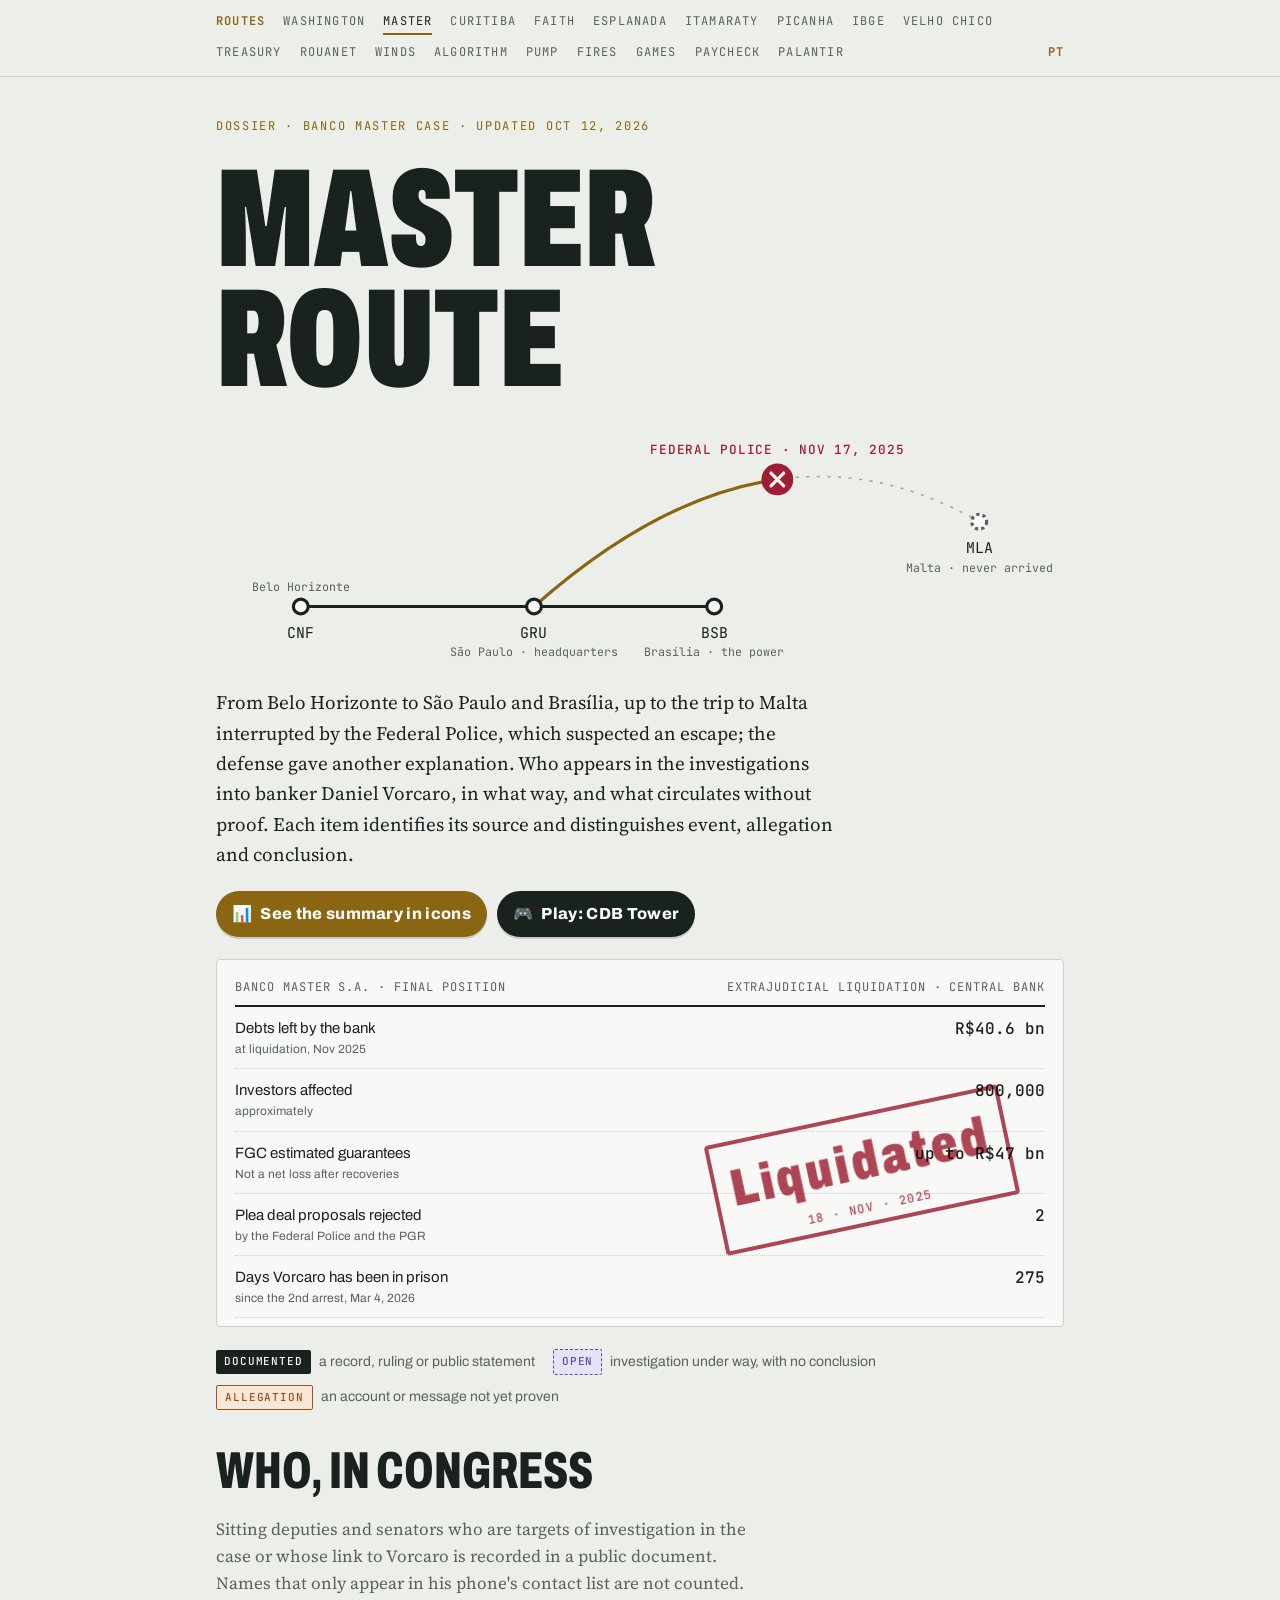
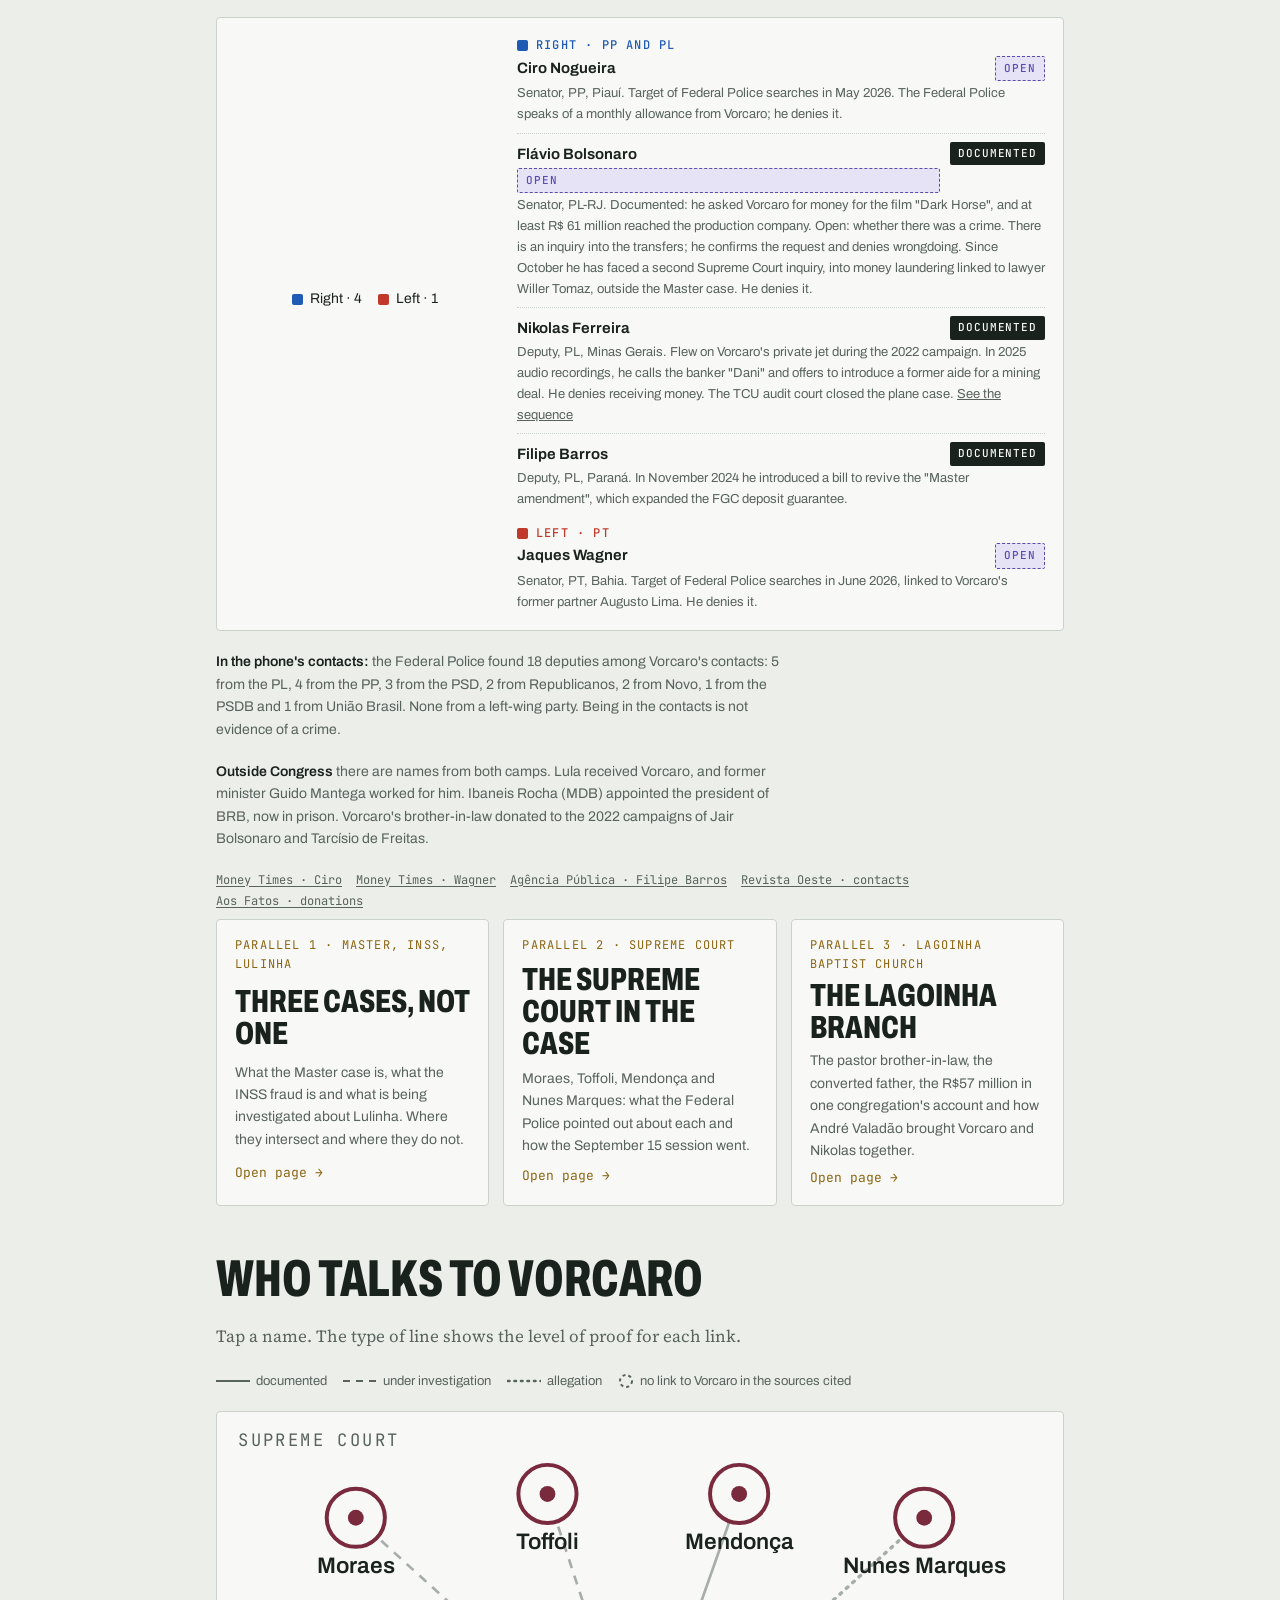
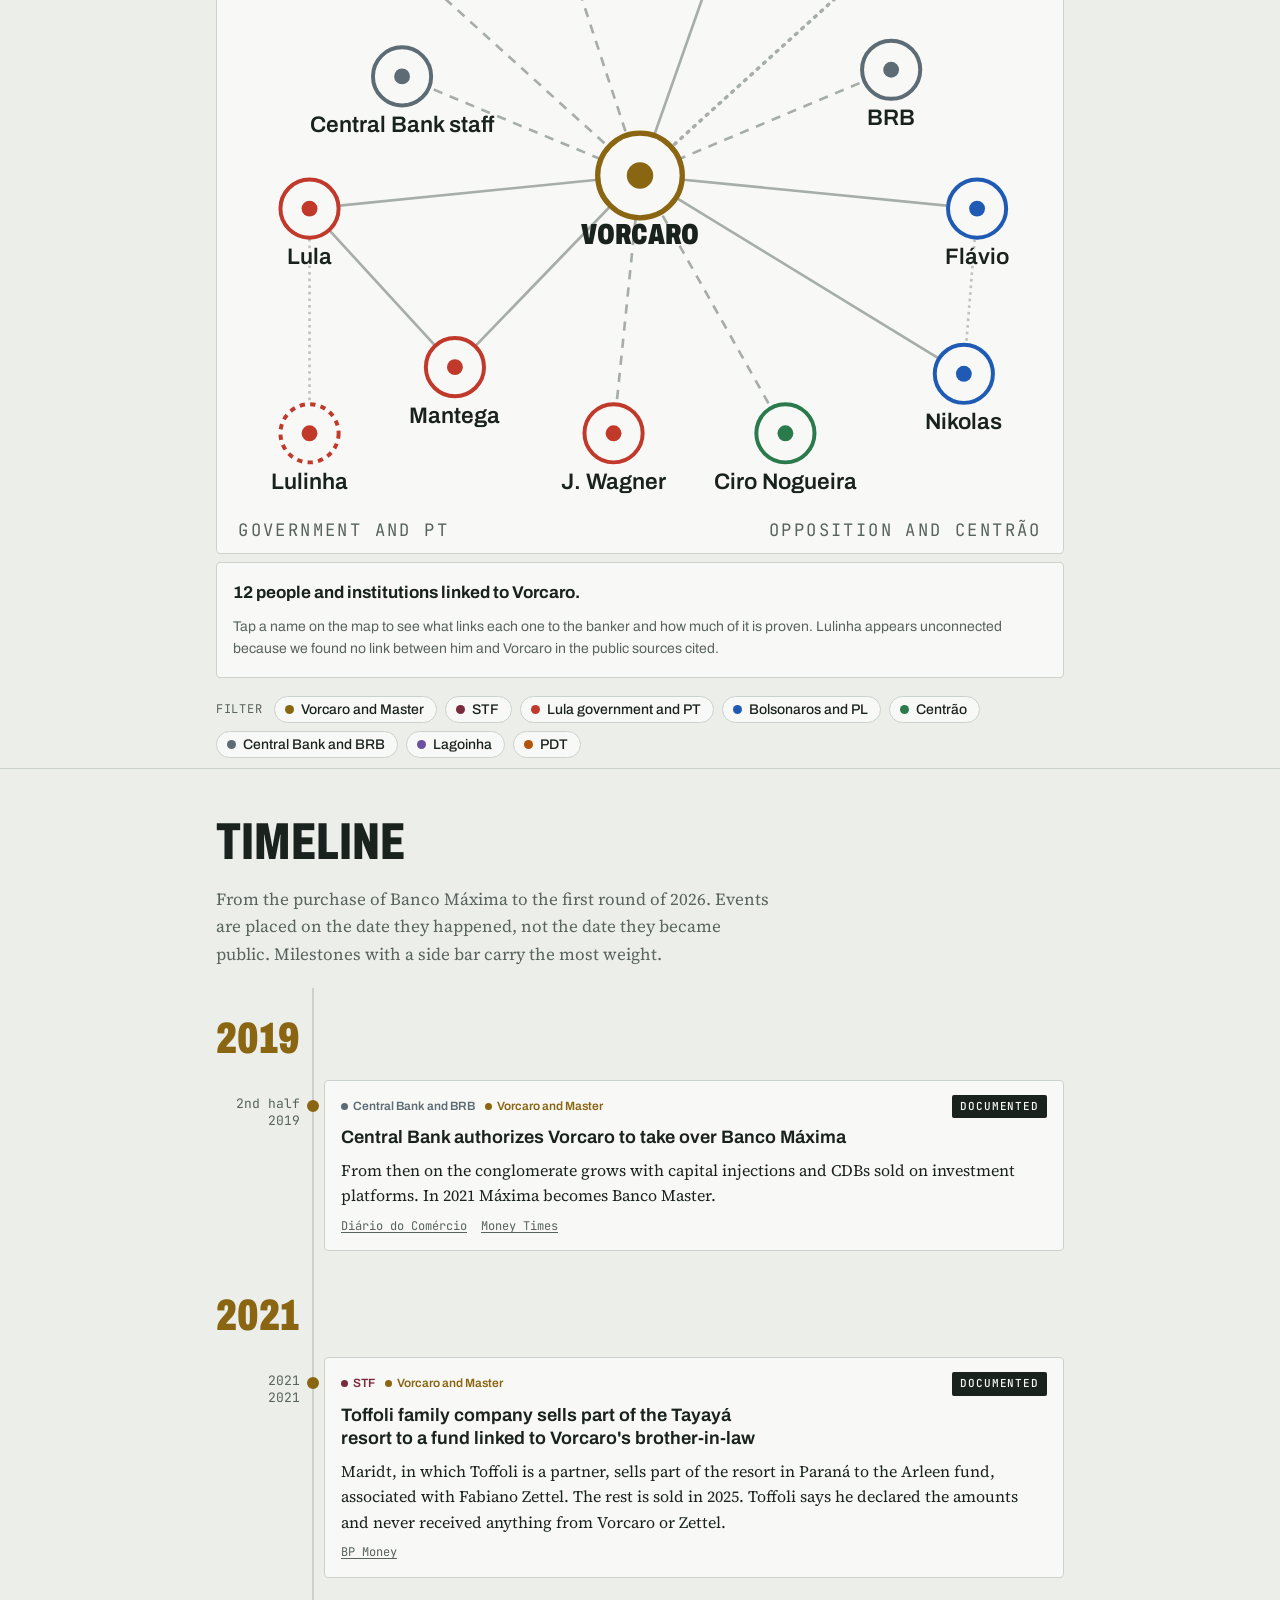
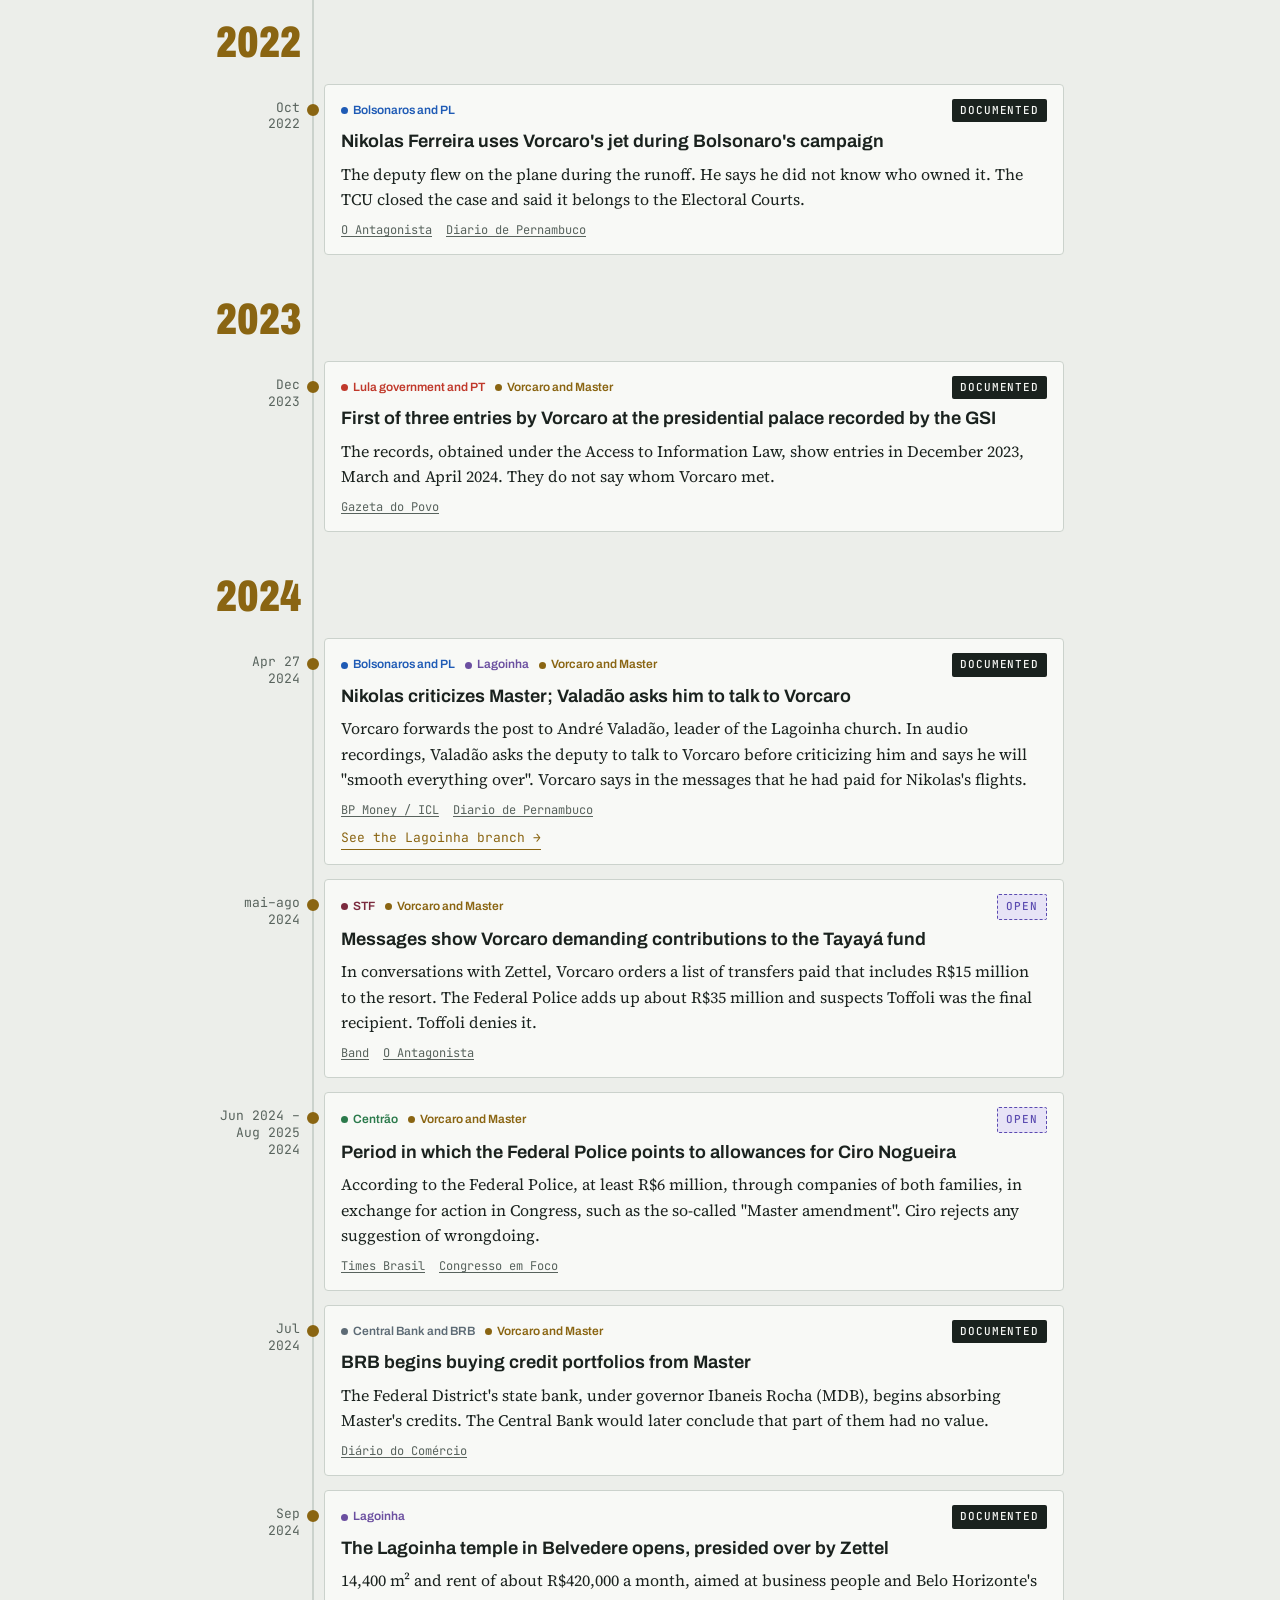
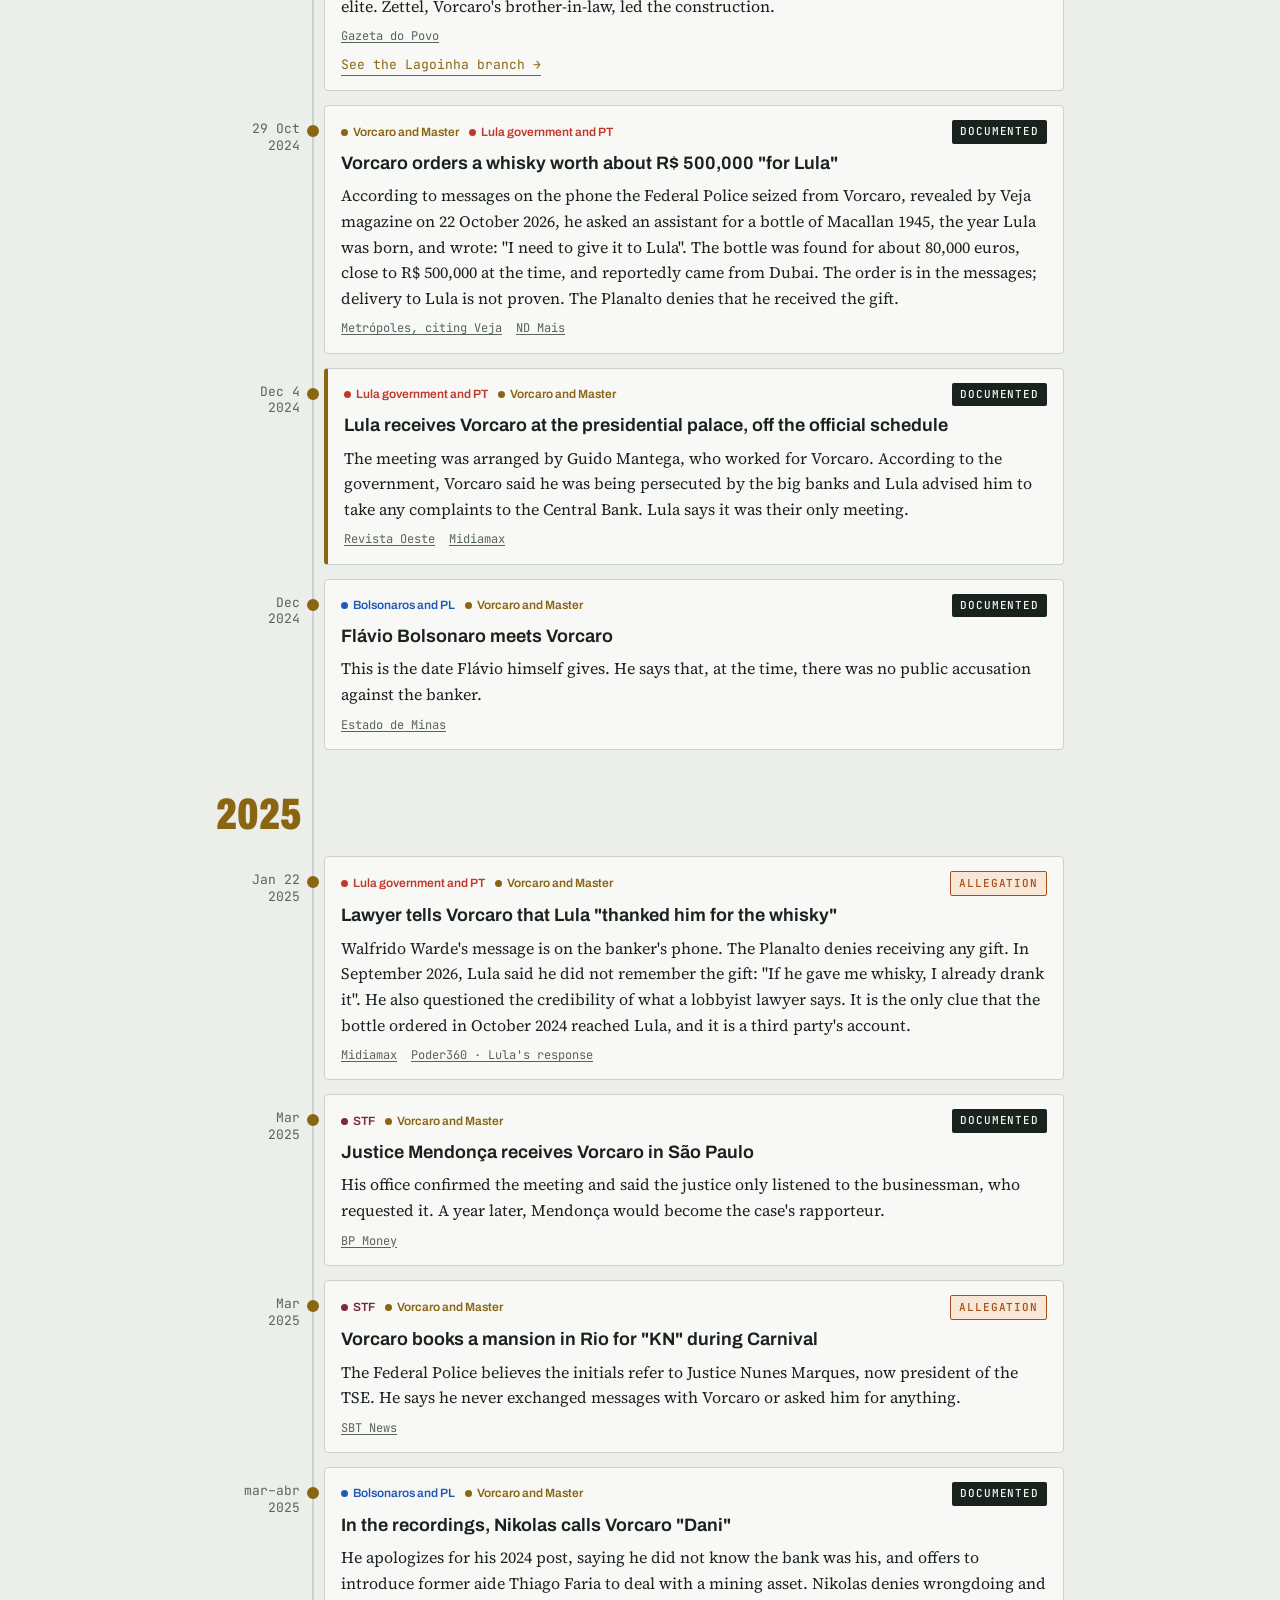
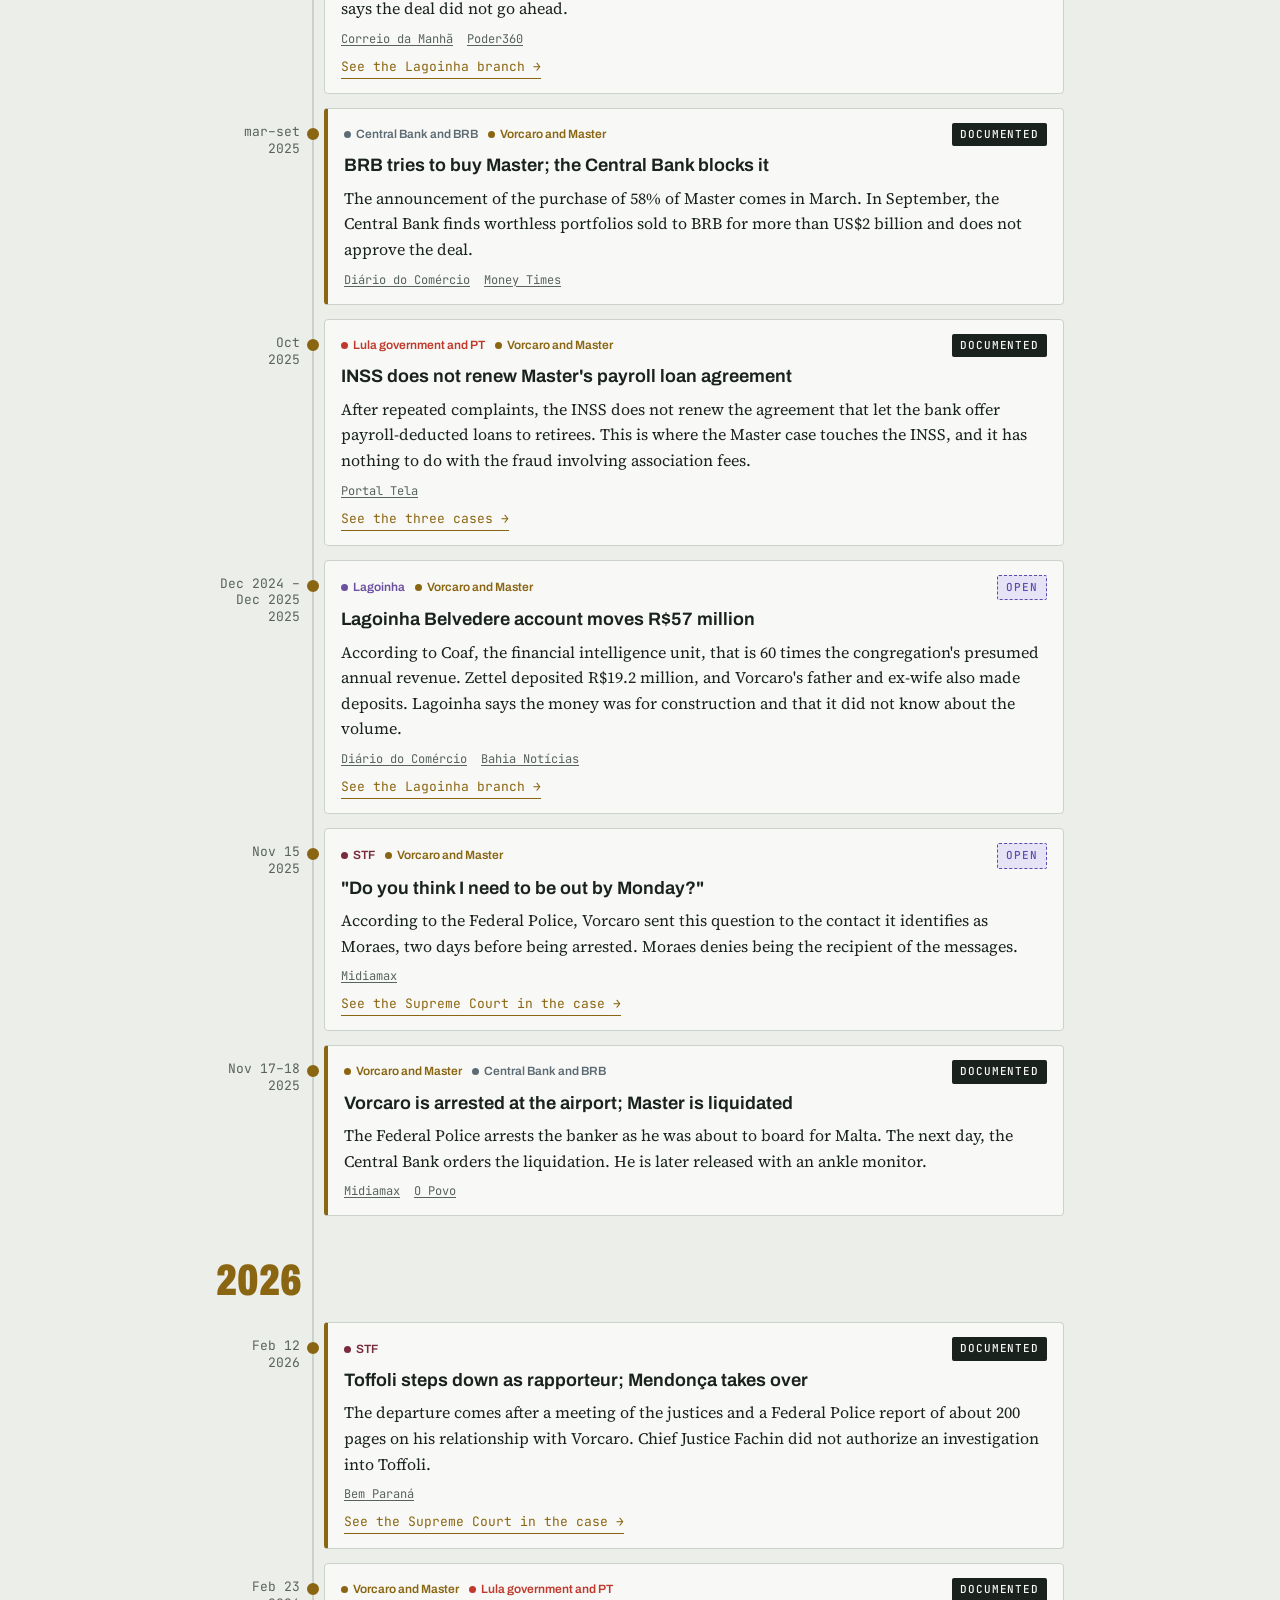
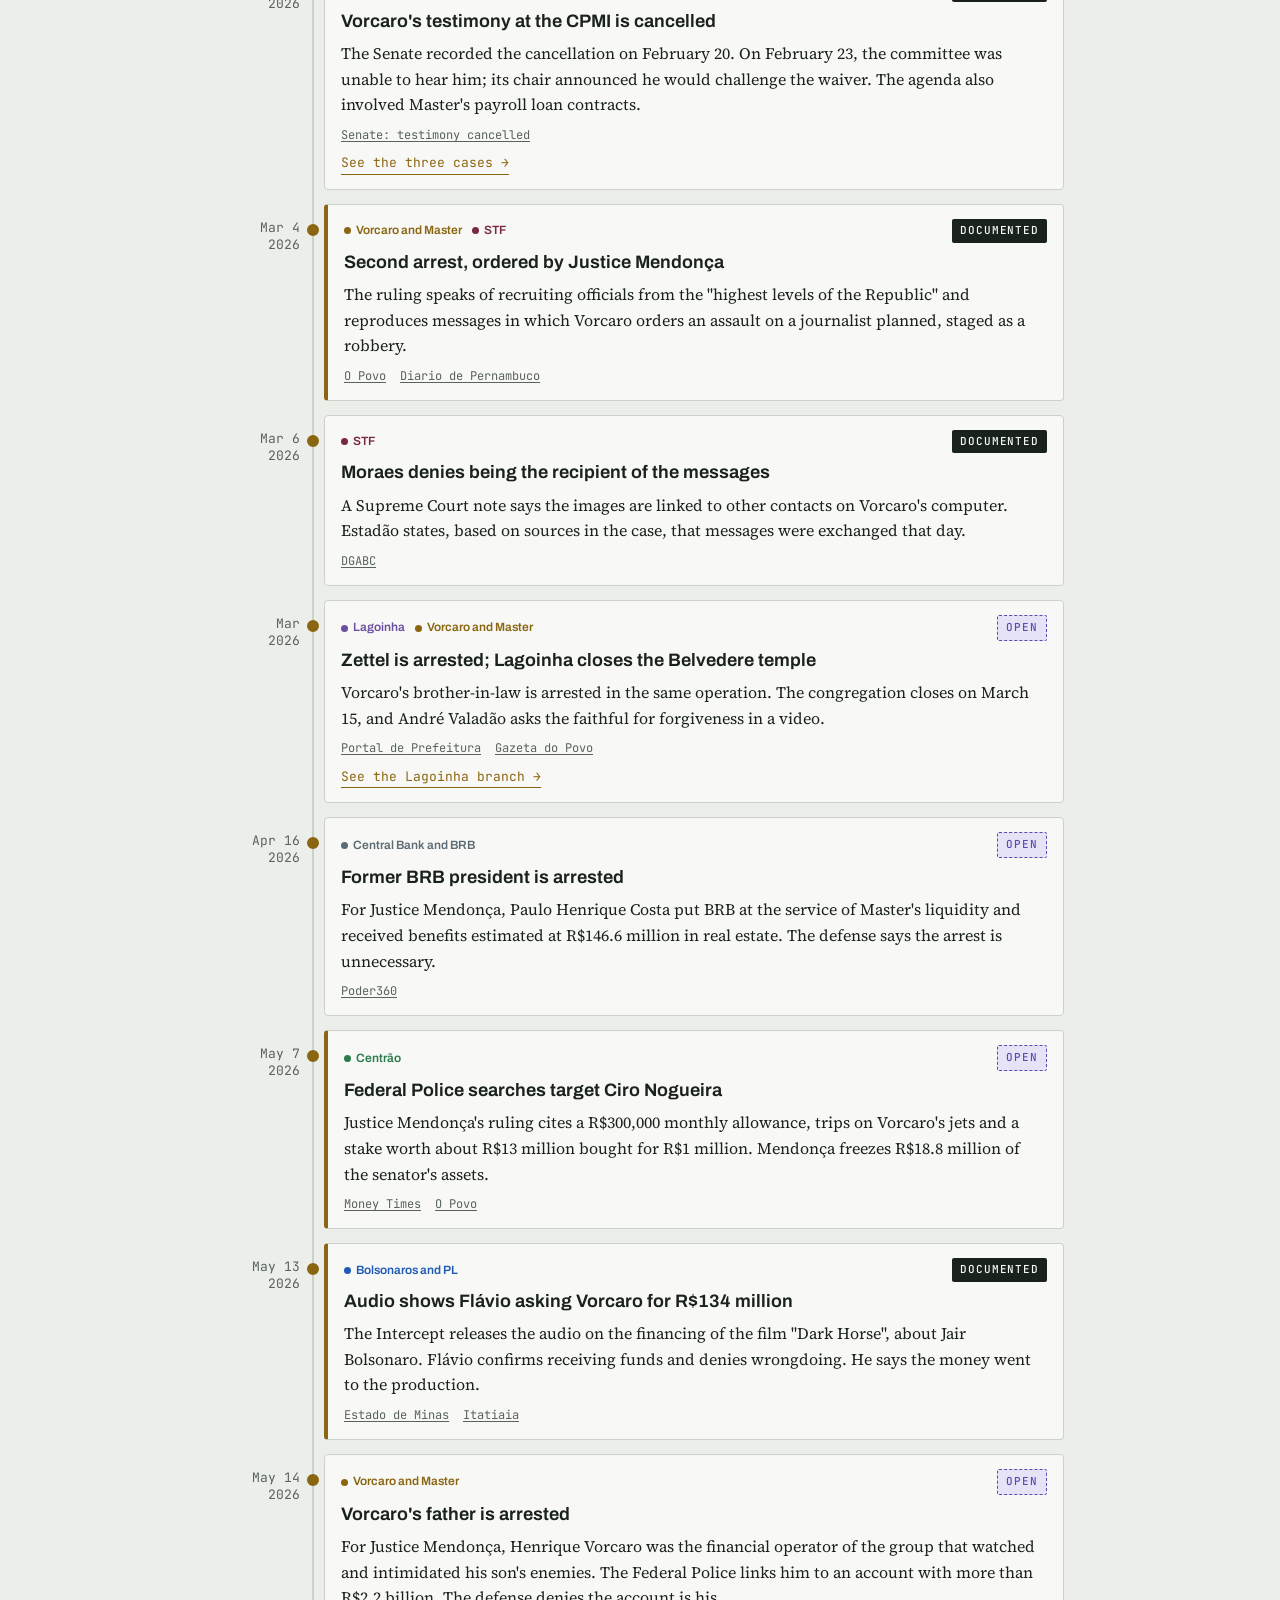
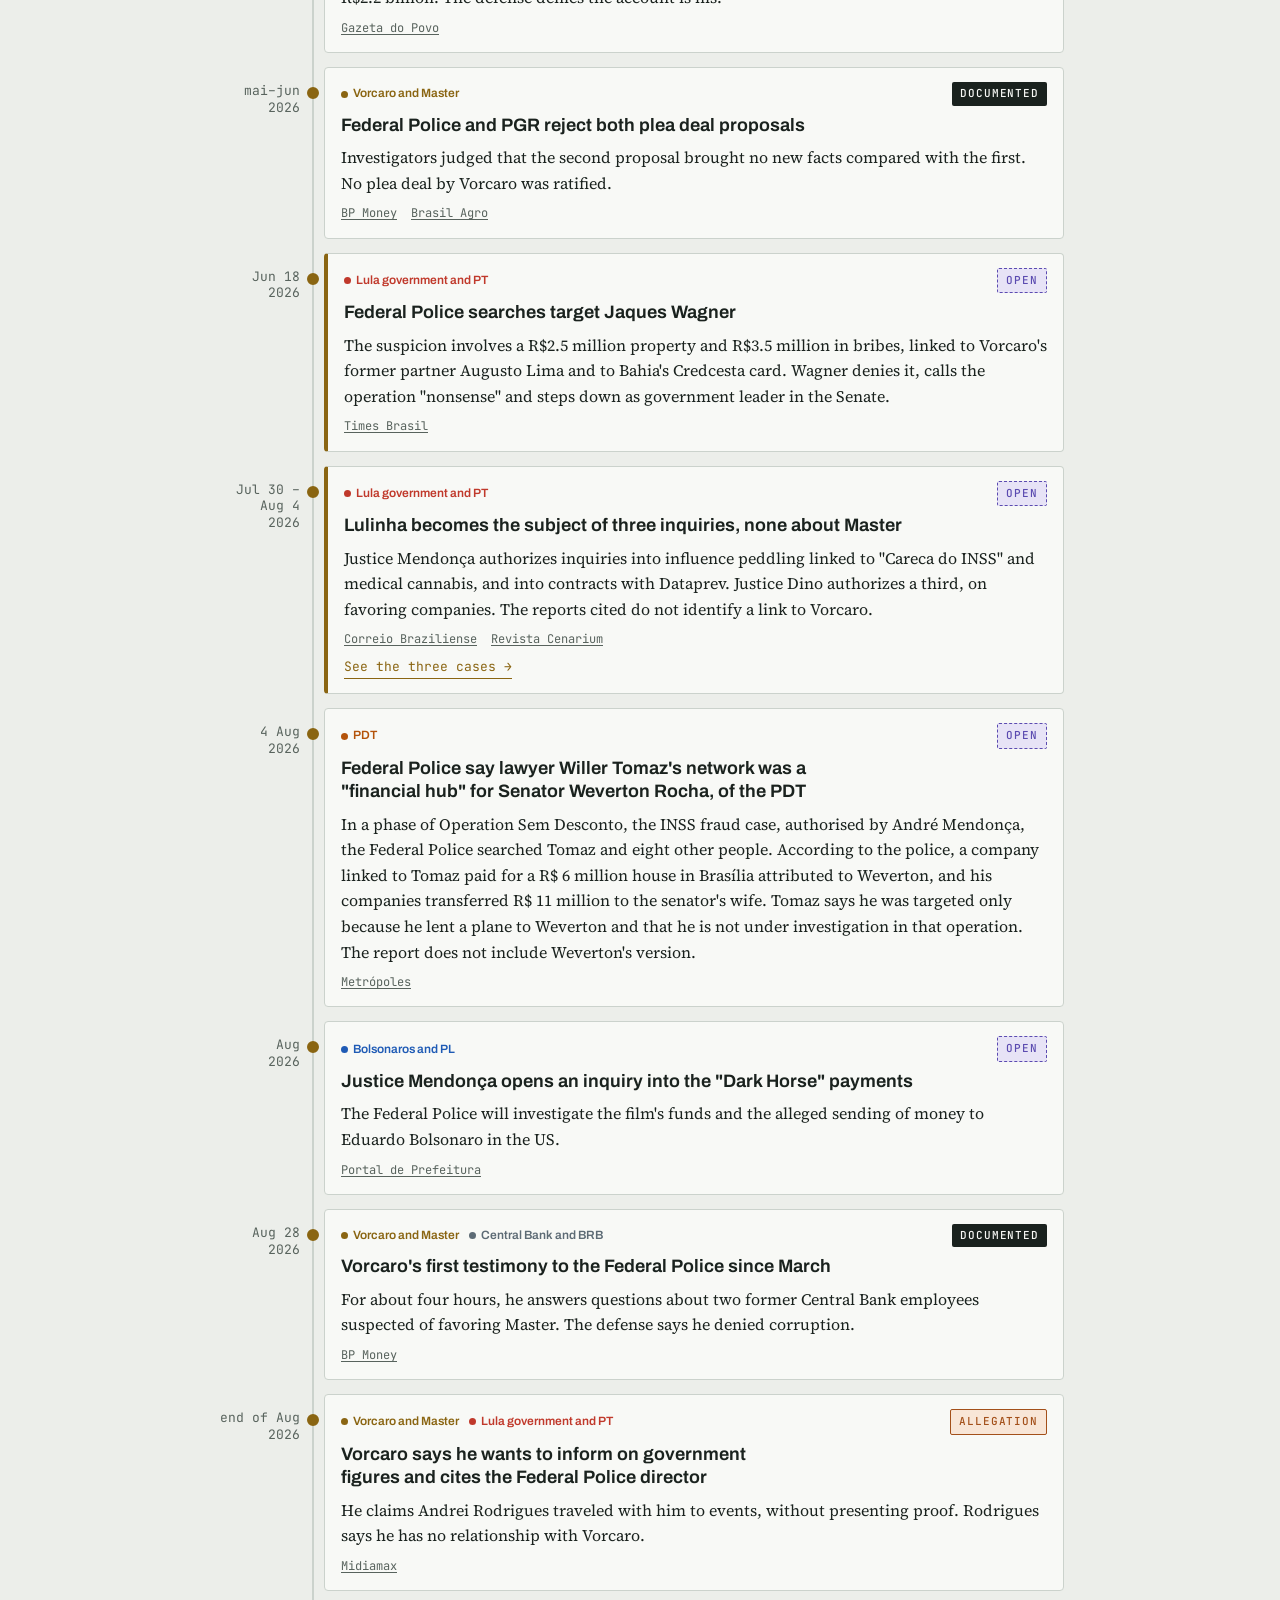
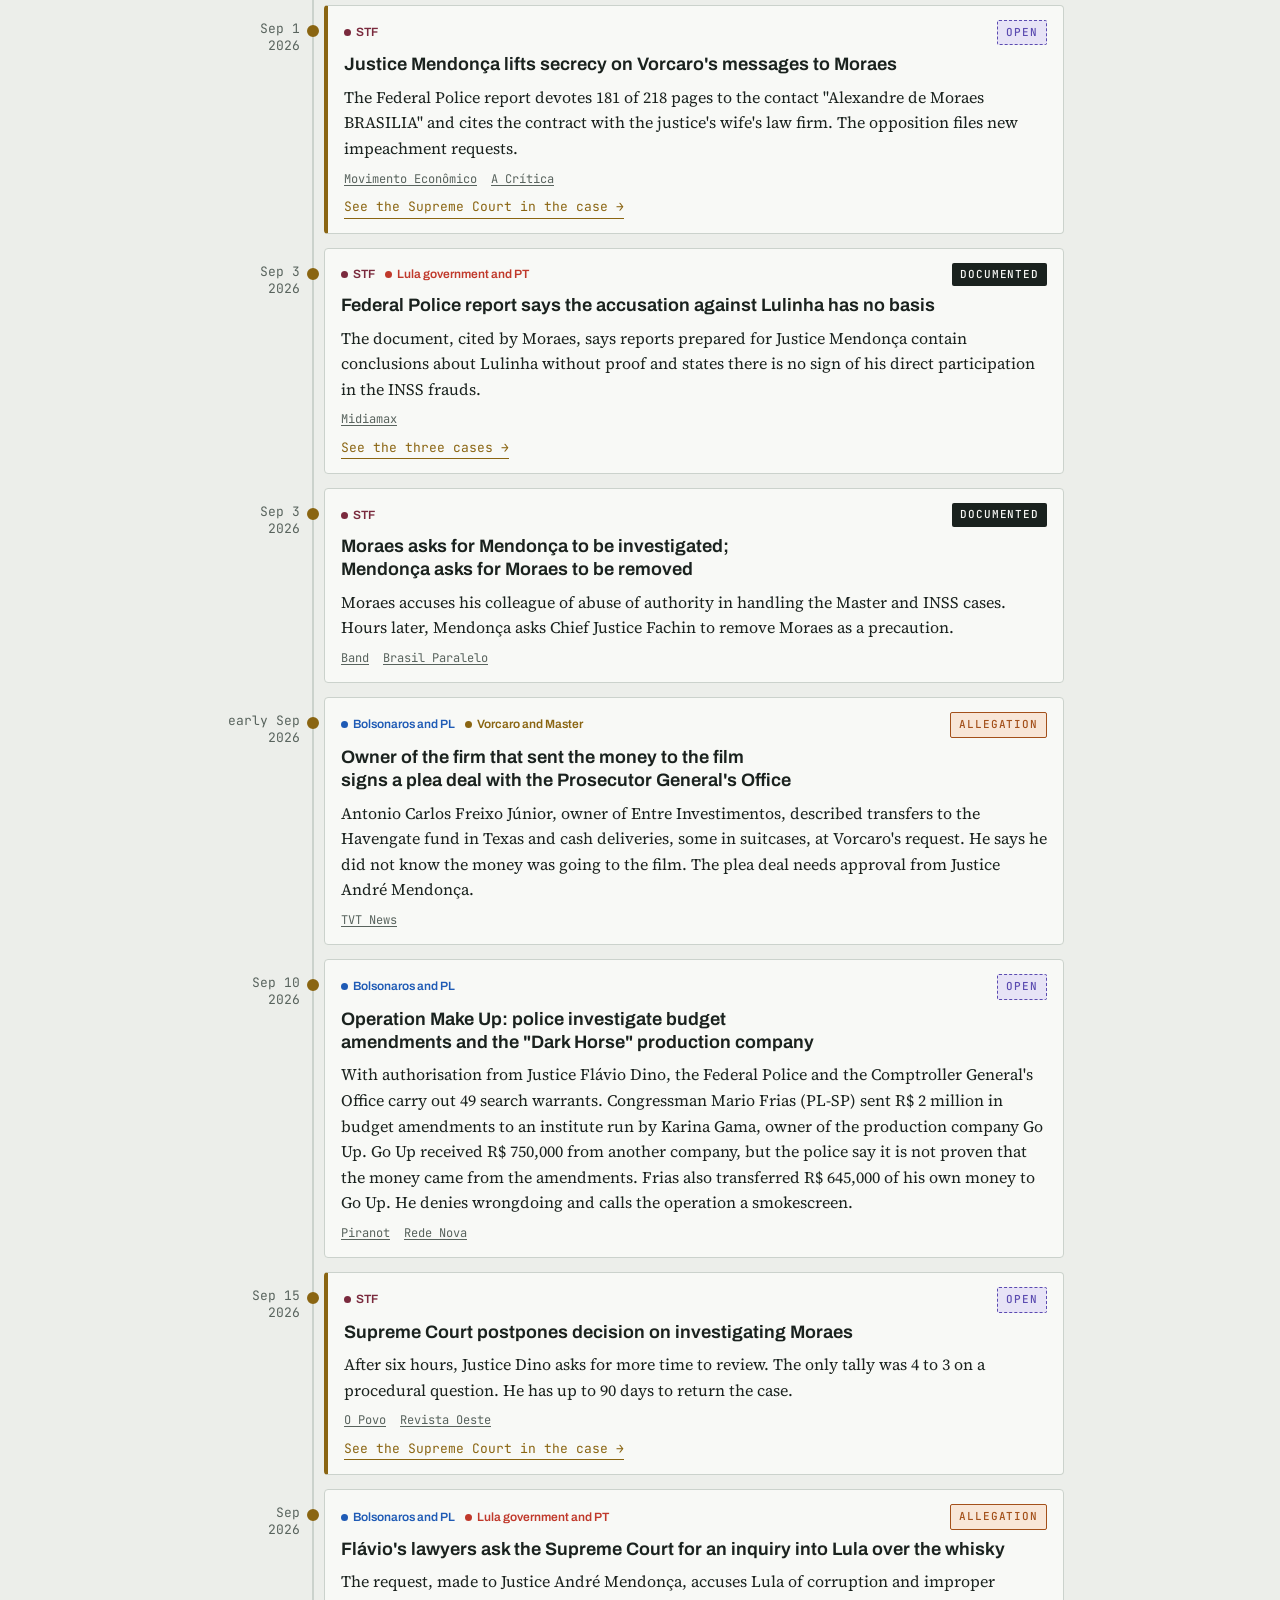
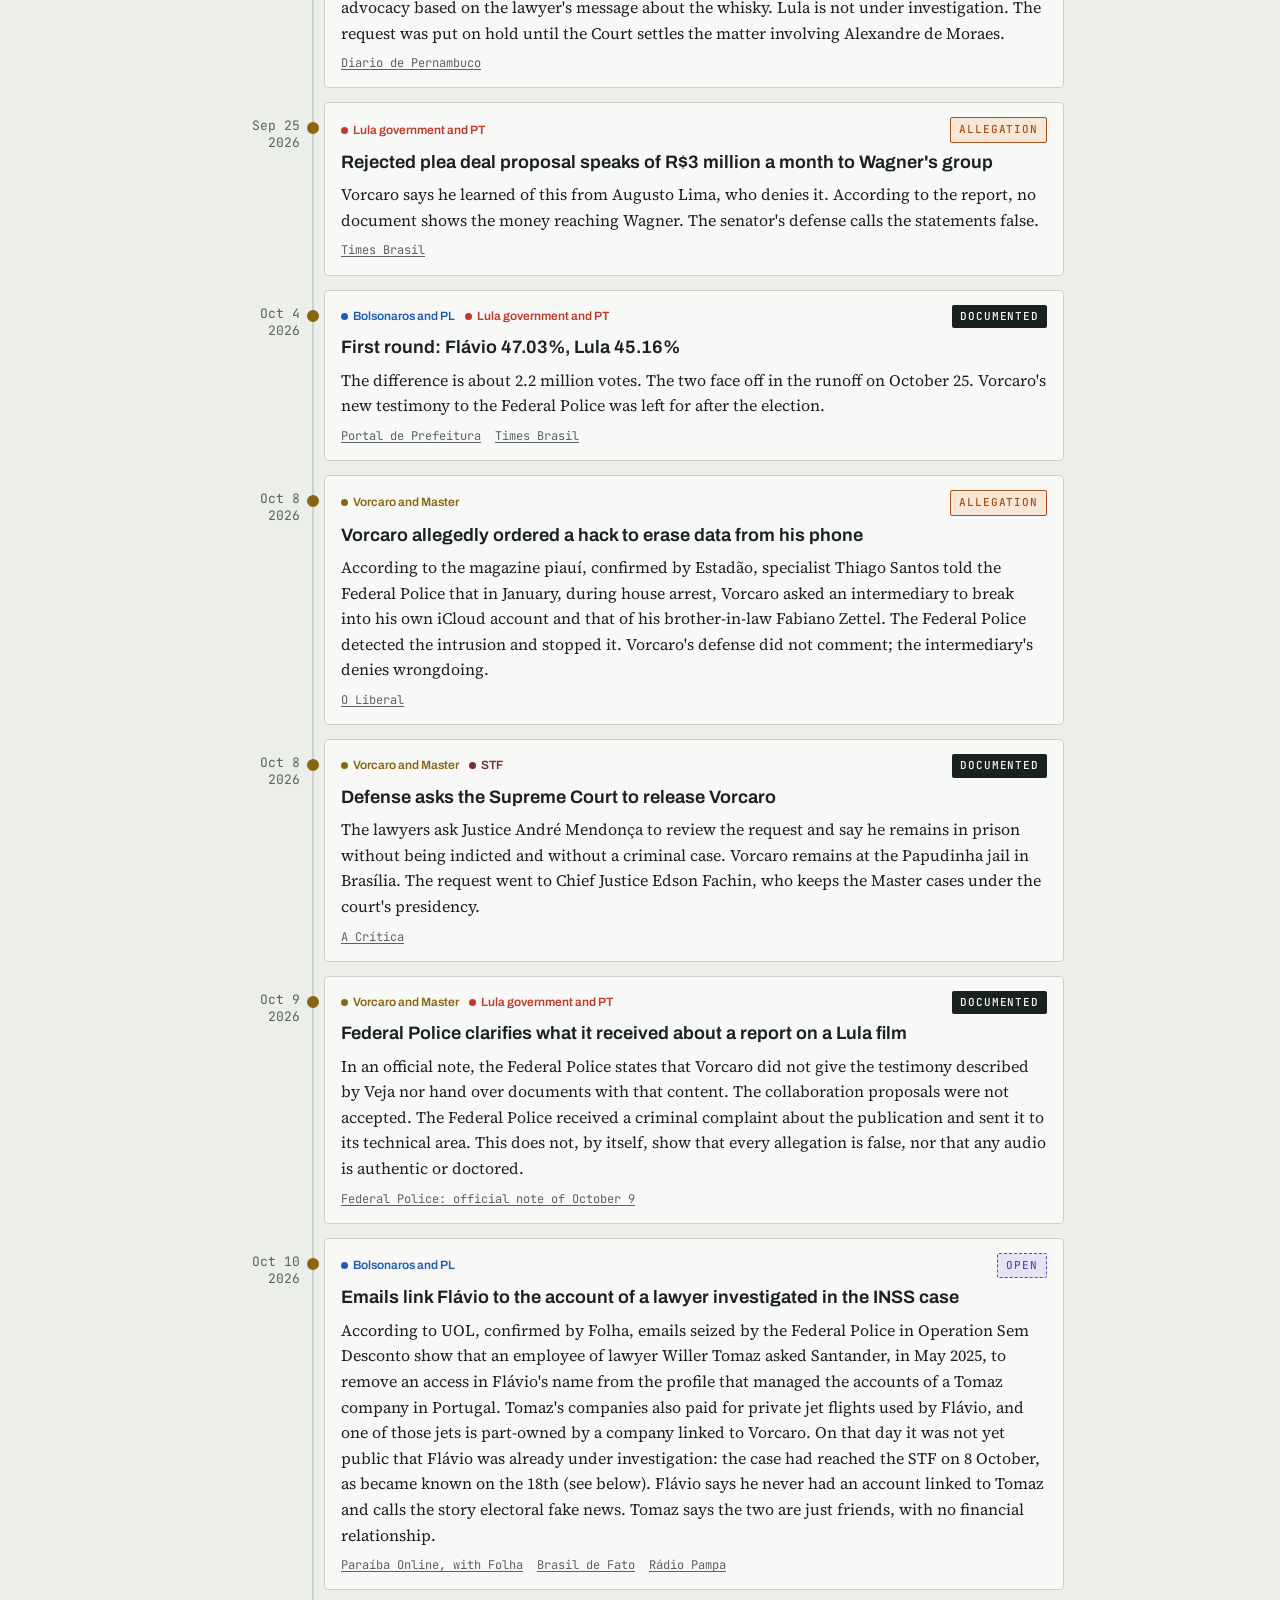
<file: en/index.html>
<!doctype html>
<html lang="en"><head><meta charset="utf-8"><meta name="viewport" content="width=device-width, initial-scale=1, viewport-fit=cover">
<style>:root{color-scheme:light;padding-top:env(safe-area-inset-top,0px);padding-bottom:env(safe-area-inset-bottom,0px)}img{max-width:100%}[hidden]{display:none!important}</style>
<title>Master Route</title>
<meta name="description" content="Timeline of the Vorcaro and Banco Master case: who appears, what is proven and what has no connection, with sources.">
<link rel="preconnect" href="https://fonts.googleapis.com">
<link rel="stylesheet" href="https://fonts.googleapis.com/css2?family=Archivo:wdth,wght@62..125,400..900&family=Source+Serif+4:opsz,wght@8..60,400;8..60,600&family=JetBrains+Mono:wght@400;500;600&display=swap">
<link rel="stylesheet" href="../estilo.css">
<style>
/* hero: the route map (CNF → GRU → BSB, escape to Malta cut by the PF), then the bank's closing balance sheet, stamped LIQUIDADO */
.route{width:100%;height:auto;display:block;overflow:visible}
.route .leg{fill:none;stroke:var(--ink);stroke-width:3;stroke-dasharray:100;stroke-dashoffset:100;animation:draw 1.4s .2s ease-out forwards}
.route .plan{fill:none;stroke:var(--muted);stroke-width:1.5;stroke-dasharray:3 7;opacity:.5}
.route .flee{fill:none;stroke:var(--accent);stroke-width:3;stroke-dasharray:57 100;stroke-dashoffset:57;animation:flee 1.6s 1.5s cubic-bezier(.5,0,.3,1) forwards}
.route .stn circle{fill:var(--paper);stroke:var(--ink);stroke-width:3}
.route .stn.miss circle{stroke:var(--muted);stroke-dasharray:3 3}
.route text{font-family:var(--mono);font-size:14px;fill:var(--ink)}
.route .sub{font-size:11px;fill:var(--muted)}
.route .cut circle{fill:var(--no)}
.route .cut path{stroke:var(--paper);stroke-width:3;stroke-linecap:round}
.route .cut text{fill:var(--no);font-size:12px;font-weight:500;letter-spacing:.06em}
.route .cut{opacity:0;animation:pop .4s 3s ease-out forwards}
@keyframes draw{to{stroke-dashoffset:0}}
@keyframes flee{to{stroke-dashoffset:0}}
@keyframes pop{from{opacity:0}to{opacity:1}}
@media (prefers-reduced-motion:reduce){.route .leg,.route .flee{stroke-dashoffset:0}.route .cut{opacity:1}}
.hero{padding-block:40px 28px;display:grid;gap:22px}
.sheet{position:relative;background:var(--paper);border:1px solid var(--line);border-radius:4px;padding:18px 18px 8px;overflow:hidden}
.sheet .hd{display:flex;justify-content:space-between;gap:12px;flex-wrap:wrap;font-family:var(--mono);font-size:12px;color:var(--muted);letter-spacing:.08em;text-transform:uppercase;border-bottom:2px solid var(--ink);padding-bottom:8px}
.sheet .row{display:grid;grid-template-columns:1fr auto;gap:12px;padding-block:9px;border-bottom:1px dotted var(--line);font-family:var(--ui);font-size:15px}
.sheet .row:last-child{border-bottom:0}
.sheet .row b{font-family:var(--mono);font-weight:500;font-size:16px;font-variant-numeric:tabular-nums;text-align:right}
.sheet .row small{display:block;color:var(--muted);font-size:12px}
.stamp{position:absolute;right:6%;top:42%;transform:rotate(-12deg);font-family:var(--display);font-stretch:75%;font-weight:900;font-size:clamp(28px,7vw,52px);letter-spacing:.06em;color:var(--no);border:4px solid var(--no);padding:2px 14px 0;border-radius:4px;opacity:.82;pointer-events:none;mix-blend-mode:multiply;animation:stamp .5s 1s cubic-bezier(.2,1.6,.4,1) both}
.stamp small{display:block;font-family:var(--mono);font-size:12px;font-weight:500;letter-spacing:.12em;text-align:center;margin-top:-4px;padding-bottom:4px}
@media (prefers-color-scheme:dark){:root:not([data-theme="light"]) .stamp{mix-blend-mode:normal}}
:root[data-theme="dark"] .stamp{mix-blend-mode:normal}
@keyframes stamp{from{transform:rotate(-12deg) scale(1.6);opacity:.82}to{transform:rotate(-12deg) scale(1)}}

/* congress donut */
:root{--k-dir:#1f5bb5;--k-esq:#c0392b;--c-ig:#6b4fa0}
@media (prefers-color-scheme:dark){:root:not([data-theme="light"]){--c-ig:#b39ae8}}
:root[data-theme="dark"]{--c-ig:#b39ae8}
@media (prefers-color-scheme:dark){:root:not([data-theme="light"]){--k-dir:#5f93e6;--k-esq:#e8645a}}
:root[data-theme="dark"]{--k-dir:#5f93e6;--k-esq:#e8645a}
.cong{display:grid;grid-template-columns:minmax(0,260px) minmax(0,1fr);gap:22px;align-items:start;background:var(--paper);border:1px solid var(--line);border-radius:4px;padding:18px}
.pie{position:relative;display:grid;gap:12px;justify-items:center}
.pie svg{width:100%;max-width:240px;height:auto;display:block;overflow:visible}
.pie .slice{stroke:var(--paper);stroke-width:3;cursor:pointer;transition:opacity .2s;outline:none}
.pie .slice:focus-visible{stroke:var(--ink)}
.pie svg:hover .slice:not(:hover){opacity:.45}
.pie .ctr{font-family:var(--display);font-stretch:70%;font-weight:900;font-size:58px;fill:var(--ink);text-anchor:middle}
.pie .ctr2{font-family:var(--mono);font-size:11px;letter-spacing:.1em;fill:var(--muted);text-anchor:middle}
.pie .lab{font-family:var(--ui);font-weight:700;font-size:15px;fill:var(--ink);text-anchor:middle}
.tip{position:absolute;pointer-events:none;background:var(--ink);color:var(--paper);font-family:var(--ui);font-size:13px;line-height:1.4;padding:8px 10px;border-radius:3px;max-width:220px;z-index:3}
.plegend{display:flex;flex-wrap:wrap;gap:6px 16px;font-family:var(--ui);font-size:14px;justify-content:center}
.plegend span{display:inline-flex;align-items:center;gap:7px}
.plegend i{width:11px;height:11px;border-radius:2px;background:var(--c)}
.who{display:grid;gap:14px;min-width:0}
.who h3{margin:0;font-family:var(--mono);font-size:12px;font-weight:500;letter-spacing:.1em;text-transform:uppercase;color:var(--c);display:flex;align-items:center;gap:8px}
.who h3::before{content:"";width:11px;height:11px;border-radius:2px;background:var(--c)}
.who ul{list-style:none;margin:0;padding:0;display:grid;gap:8px}
.who li{display:grid;grid-template-columns:minmax(0,1fr) auto;gap:2px 10px;align-items:start;font-family:var(--ui);font-size:15px;padding-bottom:8px;border-bottom:1px dotted var(--line)}
.who li:last-child{border-bottom:0;padding-bottom:0}
.who li b{font-weight:650}
.who li small{grid-column:1/-1;color:var(--muted);font-size:13px}
.aside{font-family:var(--ui);font-size:14px;color:var(--muted);margin:0;max-width:72ch}
.aside strong{color:var(--ink);font-weight:600}
.ev.part{background:var(--accent-soft);color:var(--accent);border:1px solid var(--accent)}
@media (max-width:640px){.cong{grid-template-columns:1fr}}

/* parallel pages */
.par{display:grid;grid-template-columns:repeat(auto-fit,minmax(260px,1fr));gap:14px}
.par a{min-width:0;text-decoration:none;color:var(--ink);background:var(--paper);border:1px solid var(--line);border-radius:4px;padding:16px 18px;display:grid;gap:6px;transition:border-color .2s,transform .2s}
.par a:hover{border-color:var(--accent);transform:translateY(-2px)}
.par a:focus-visible{outline:3px solid var(--accent);outline-offset:2px}
.par .n{font-family:var(--mono);font-size:12px;letter-spacing:.1em;text-transform:uppercase;color:var(--accent)}
.par strong{font-family:var(--display);font-stretch:70%;font-size:32px;line-height:1;text-transform:uppercase;font-weight:800}
.par .d{font-family:var(--ui);font-size:14px;color:var(--muted)}
.par .go{font-family:var(--mono);font-size:13px;color:var(--accent)}

/* congress donut */
(function(){
  const svg=document.getElementById("pie"),tip=document.getElementById("tip"),box=svg.parentNode,ns="http://www.w3.org/2000/svg";
  const S=[{k:"Direita",v:4,c:"var(--k-dir)",n:"Ciro Nogueira (PP), Flávio Bolsonaro (PL), Nikolas Ferreira (PL), Filipe Barros (PL)"},
           {k:"Esquerda",v:1,c:"var(--k-esq)",n:"Jaques Wagner (PT)"}];
  const tot=S.reduce((a,b)=>a+b.v,0),R=112,r=64;let a0=-Math.PI/2;
  const pt=(rad,a)=>[rad*Math.cos(a),rad*Math.sin(a)];
  S.forEach(sl=>{
    const a1=a0+sl.v/tot*2*Math.PI,big=a1-a0>Math.PI?1:0;
    const [x0,y0]=pt(R,a0),[x1,y1]=pt(R,a1),[x2,y2]=pt(r,a1),[x3,y3]=pt(r,a0);
    const p=document.createElementNS(ns,"path");
    p.setAttribute("d",`M${x0} ${y0}A${R} ${R} 0 ${big} 1 ${x1} ${y1}L${x2} ${y2}A${r} ${r} 0 ${big} 0 ${x3} ${y3}Z`);
    p.setAttribute("class","slice");p.setAttribute("fill",sl.c);p.setAttribute("tabindex","0");
    p.setAttribute("aria-label",`${sl.k}: ${sl.v} de ${tot}. ${sl.n}`);
    const show=e=>{tip.hidden=false;tip.innerHTML=`<b>${sl.k}: ${sl.v} de ${tot}</b><br>${sl.n}`;
      const bb=box.getBoundingClientRect();let x,y;
      if(e&&e.clientX){x=e.clientX-bb.left+12;y=e.clientY-bb.top+12}else{const sb=svg.getBoundingClientRect();x=sb.width/2-80;y=sb.height+4}
      tip.style.left=Math.max(0,Math.min(x,bb.width-200))+"px";tip.style.top=y+"px"};
    p.addEventListener("mousemove",show);p.addEventListener("focus",()=>show());
    p.addEventListener("mouseleave",()=>tip.hidden=true);p.addEventListener("blur",()=>tip.hidden=true);
    svg.appendChild(p);
    const am=(a0+a1)/2,[lx,ly]=pt((R+r)/2,am),t=document.createElementNS(ns,"text");
    t.setAttribute("x",lx);t.setAttribute("y",ly+5);t.setAttribute("class","lab");t.setAttribute("pointer-events","none");
    t.style.fill="var(--paper)";t.textContent=sl.v;svg.appendChild(t);
    a0=a1;
  });
  const c1=document.createElementNS(ns,"text");c1.setAttribute("class","ctr");c1.setAttribute("y","12");c1.textContent=tot;svg.appendChild(c1);
  const c2=document.createElementNS(ns,"text");c2.setAttribute("class","ctr2");c2.setAttribute("y","34");c2.textContent="PARLAMENTARES";svg.appendChild(c2);
})();

/* network */
.net{display:grid;grid-template-columns:minmax(0,1.5fr) minmax(0,1fr);gap:18px;align-items:start}
#net{width:100%;height:auto;max-width:100%;background:var(--paper);border:1px solid var(--line);border-radius:4px}
#net .zone{font-family:var(--mono);font-size:13px;letter-spacing:.14em;fill:var(--muted)}
#net .edge{stroke:var(--muted);stroke-width:2;opacity:.5;transition:opacity .3s,stroke .3s,stroke-width .3s}
#net .edge.open{stroke-dasharray:7 6}
#net .edge.alleg{stroke-dasharray:1.5 5;stroke-linecap:round;stroke-width:2.6}
#net .edge.fam{stroke-dasharray:2 3;opacity:.35}
#net .edge.on{opacity:1;stroke:var(--accent);stroke-width:3.4}
#net .edge.off{opacity:.1}
#net .node{cursor:pointer;outline:none}
#net .node circle.ring{fill:var(--paper);stroke:var(--c);stroke-width:3;transition:fill .3s}
#net .node.loose circle.ring{stroke-dasharray:4 4}
#net .node .core{fill:var(--c)}
#net .node text{font-family:var(--ui);font-weight:600;font-size:17px;fill:var(--ink);text-anchor:middle}
#net .node.on circle.ring{fill:color-mix(in srgb,var(--c) 22%,var(--paper))}
#net .node.off{opacity:.3}
#net .node:focus-visible circle.ring{stroke-width:6}
#net .hub circle.ring{stroke-width:4}
#net .hub text{font-family:var(--display);font-stretch:70%;font-weight:900;font-size:22px;text-transform:uppercase}
.netinfo{min-width:0;display:grid;gap:10px;background:var(--paper);border:1px solid var(--line);border-radius:4px;padding:16px;font-family:var(--ui)}
.netinfo strong{font-size:17px}
.netinfo>span{font-size:14px;color:var(--muted)}
.netinfo ul{margin:0;padding:0;list-style:none;display:grid;gap:10px}
.netinfo li{display:grid;gap:3px;padding-left:12px;border-left:3px solid var(--accent);animation:slidein .3s ease both}
.netinfo li b{font-size:14px;display:flex;flex-wrap:wrap;gap:6px;align-items:center}
.netinfo li span{font-size:14px;color:var(--muted)}
.netinfo .warn{border-left-color:var(--no)}
.netkey{display:flex;flex-wrap:wrap;gap:6px 16px;font-family:var(--ui);font-size:13px;color:var(--muted)}
.netkey svg{vertical-align:middle;margin-right:6px}
@keyframes slidein{from{transform:translateX(8px)}to{transform:none}}
@media (max-width:720px){.net{grid-template-columns:1fr}}

/* filters */
.filters{position:sticky;top:env(safe-area-inset-top,0px);z-index:5;background:var(--bg);border-bottom:1px solid var(--line);padding-block:10px}
.filters .wrap{display:flex;flex-wrap:wrap;gap:8px;align-items:center}
.filters .lbl{font-family:var(--mono);font-size:12px;color:var(--muted);letter-spacing:.06em;text-transform:uppercase;margin-right:4px}
.chip{font-family:var(--ui);font-size:14px;font-weight:500;border:1.5px solid var(--line);background:var(--paper);color:var(--ink);border-radius:999px;padding:5px 12px 5px 10px;cursor:pointer;display:inline-flex;align-items:center;gap:7px}
.chip i{width:9px;height:9px;border-radius:50%;background:var(--c)}
.chip[aria-pressed="true"]{border-color:var(--c);background:color-mix(in srgb,var(--c) 14%,var(--paper))}
.chip:focus-visible{outline:3px solid var(--accent);outline-offset:2px}

/* timeline */
.year{font-family:var(--display);font-stretch:70%;font-weight:900;font-size:44px;color:var(--accent);margin:28px 0 6px;line-height:1}
.tl{position:relative;display:grid;gap:14px}
.rail{position:absolute;left:96px;top:0;bottom:0;width:2px;background:var(--line)}
.rail b{display:block;width:100%;background:var(--accent);height:0}
.item{display:grid;grid-template-columns:84px 1fr;gap:24px;position:relative}
.item .date{font-family:var(--mono);font-size:13px;color:var(--muted);text-align:right;padding-top:16px;line-height:1.3}
.item .dot{position:absolute;left:91px;top:20px;width:12px;height:12px;border-radius:50%;background:var(--paper);border:2px solid var(--muted);transition:background .3s,border-color .3s}
.item.seen .dot{background:var(--accent);border-color:var(--accent)}
.card{min-width:0;background:var(--paper);border:1px solid var(--line);border-radius:4px;padding:14px 16px;display:grid;gap:8px;transform:translateX(10px);transition:transform .45s ease}
.item.seen .card{transform:none}
.item.key .card{border-left:4px solid var(--accent)}
.card .top{display:flex;flex-wrap:wrap;gap:6px 10px;align-items:center;justify-content:space-between}
.actors{display:flex;flex-wrap:wrap;gap:6px 10px}
.actor{font-family:var(--ui);font-size:12px;font-weight:600;color:var(--c);display:inline-flex;align-items:center;gap:5px}
.actor::before{content:"";width:7px;height:7px;border-radius:50%;background:var(--c)}
.card h3{font-size:18px;line-height:1.3;margin:0;font-weight:650}
.card p{margin:0;font-size:16px}
.empty{color:var(--muted);font-style:italic}
@media (max-width:620px){
  .rail{left:6px}
  .item{grid-template-columns:1fr;gap:6px;padding-left:24px}
  .item .date{text-align:left;padding-top:0}
  .item .dot{left:1px;top:4px}
}

/* myths */
.myths{display:grid;gap:12px}
.myth{background:var(--paper);border:1px solid var(--line);border-radius:4px;display:grid;grid-template-columns:minmax(0,1fr) minmax(0,1.4fr);overflow:hidden}
.myth .say{padding:16px;border-right:1px solid var(--line);display:grid;gap:8px;align-content:start}
.myth .say q{font-family:var(--display);font-stretch:80%;font-weight:700;font-size:21px;line-height:1.15;quotes:"“" "”"}
.myth .say small{font-family:var(--mono);font-size:11px;letter-spacing:.1em;text-transform:uppercase;color:var(--muted)}
.myth .is{padding:16px;display:grid;gap:8px;align-content:start}
.myth .is p{margin:0;font-size:16px}
@media (max-width:640px){.myth{grid-template-columns:1fr}.myth .say{border-right:0;border-bottom:1px solid var(--line)}}
</style>
<style>.ev.unproven{background:var(--open-soft);color:var(--open)}</style>
</head><body>


<style>/* barra comum das Rotas */.rotas-bar .rb-lang{margin-left:auto;color:var(--accent);font-weight:600}.rotas-bar{border-bottom:1px solid var(--line);background:var(--bg);font-family:var(--mono);font-size:12px;letter-spacing:.1em;text-transform:uppercase}.rotas-bar>div{max-width:880px;margin:0 auto;padding:10px 16px;display:flex;flex-wrap:wrap;align-items:center;gap:6px 18px}.rotas-bar a{color:var(--muted);text-decoration:none;padding-block:2px;border-bottom:2px solid transparent}.rotas-bar a:hover{color:var(--ink)}.rotas-bar a[aria-current]{color:var(--ink);border-bottom-color:var(--accent)}.rotas-bar .rb-home{color:var(--accent);font-weight:600}.rv-btn{display:inline-flex;align-items:center;gap:8px;justify-self:start;font-family:var(--ui,system-ui);font-weight:800;font-size:16px;letter-spacing:.02em;text-decoration:none;color:var(--paper,#fff);background:var(--accent);padding:10px 16px;border-radius:999px;box-shadow:0 2px 0 rgba(0,0,0,.15)}.rv-btn:hover{filter:brightness(1.08)}.rv-btn:focus-visible{outline:3px solid var(--ink);outline-offset:2px}.rotas-bar a:focus-visible{outline:3px solid var(--accent);outline-offset:2px}</style><style>/* padrão das Rotas: formato detalhado */body{font-size:17px;line-height:1.6}h1{font-family:var(--display);font-stretch:62%;font-weight:900;font-size:clamp(60px,15vw,140px);line-height:.86;text-transform:uppercase;overflow-wrap:anywhere}h2{font-family:var(--display);font-stretch:66%;font-weight:800;font-size:clamp(34px,7vw,52px);line-height:.95;text-transform:uppercase}</style><nav class="rotas-bar" aria-label="Routes"><div><a class="rb-home" href="https://fcarvalhodev.github.io/rotas/en/">Routes</a><a href="https://fcarvalhodev.github.io/rota-washington/en/">Washington</a><a href="https://fcarvalhodev.github.io/rota-master/en/" aria-current="page">Master</a><a href="https://fcarvalhodev.github.io/rota-curitiba/en/">Curitiba</a><a href="https://fcarvalhodev.github.io/rota-da-fe/en/">Faith</a><a href="https://fcarvalhodev.github.io/rota-esplanada/en/">Esplanada</a><a href="https://fcarvalhodev.github.io/rota-itamaraty/en/">Itamaraty</a><a href="https://fcarvalhodev.github.io/rota-da-picanha/en/">Picanha</a><a href="https://fcarvalhodev.github.io/rota-do-ibge/en/">IBGE</a><a href="https://fcarvalhodev.github.io/rota-velho-chico/en/">Velho Chico</a><a href="https://fcarvalhodev.github.io/rota-do-tesouro/en/">Treasury</a><a href="https://fcarvalhodev.github.io/rota-rouanet/en/">Rouanet</a><a href="https://fcarvalhodev.github.io/rota-dos-ventos/en/">Winds</a><a href="https://fcarvalhodev.github.io/rota-do-algoritmo/en/">Algorithm</a><a href="https://fcarvalhodev.github.io/rota-do-posto/en/">Pump</a><a href="https://fcarvalhodev.github.io/rota-das-queimadas/en/">Fires</a><a href="https://fcarvalhodev.github.io/rota-dos-games/en/">Games</a><a href="https://fcarvalhodev.github.io/rota-do-contracheque/en/">Paycheck</a><a href="https://fcarvalhodev.github.io/rota-palantir/en/">Palantir</a><a class="rb-lang" href="../" hreflang="pt-BR" lang="pt-BR">PT</a></div></nav>
<header class="wrap hero">
  <div class="kicker">Dossier · Banco Master case · updated Oct 12, 2026</div>
  <h1>Master<br>Route</h1>
  <svg class="route" viewBox="0 0 800 230" role="img" aria-label="Vorcaro's route: Belo Horizonte, São Paulo, Brasília and the trip to Malta, treated by the Federal Police as a suspected escape, interrupted by the Federal Police on November 17, 2025">
    <path class="plan" d="M300 175 Q 520 -20 720 95"/>
    <path class="leg" pathLength="100" d="M80 175 L300 175 L470 175"/>
    <path class="flee" id="flee" pathLength="100" d="M300 175 Q 520 -20 720 95"/>
    <g class="stn"><circle cx="80" cy="175" r="7"/><text x="80" y="205" text-anchor="middle">CNF</text><text class="sub" x="80" y="160" text-anchor="middle">Belo Horizonte</text></g>
    <g class="stn"><circle cx="300" cy="175" r="7"/><text x="300" y="205" text-anchor="middle">GRU</text><text class="sub" x="300" y="222" text-anchor="middle">São Paulo · headquarters</text></g>
    <g class="stn"><circle cx="470" cy="175" r="7"/><text x="470" y="205" text-anchor="middle">BSB</text><text class="sub" x="470" y="222" text-anchor="middle">Brasília · the power</text></g>
    <g class="stn miss"><circle cx="720" cy="95" r="7"/><text x="720" y="125" text-anchor="middle">MLA</text><text class="sub" x="720" y="142" text-anchor="middle">Malta · never arrived</text></g>
    <g class="cut" id="cut" transform="translate(452 62)"><circle r="15"/><path d="M-6 -6 L6 6 M6 -6 L-6 6"/><text x="0" y="-24" text-anchor="middle">FEDERAL POLICE · NOV 17, 2025</text></g>
  </svg>
  <p class="lede">From Belo Horizonte to São Paulo and Brasília, up to the trip to Malta interrupted by the Federal Police, which suspected an escape; the defense gave another explanation. Who appears in the investigations into banker Daniel Vorcaro, in what way, and what circulates without proof. Each item identifies its source and distinguishes event, allegation and conclusion.</p>
  <div style="display:flex;flex-wrap:wrap;gap:10px"><a class="rv-btn" href="visual.html"><span aria-hidden="true">📊</span> See the summary in icons</a><a class="rv-btn" href="jogo.html" style="background:var(--ink)"><span aria-hidden="true">🎮</span> Play: CDB Tower</a></div>
  <div class="sheet" aria-label="Banco Master's balance sheet">
    <div class="hd"><span>Banco Master S.A. · final position</span><span>Extrajudicial liquidation · Central Bank</span></div>
    <div class="row"><span>Debts left by the bank<small>at liquidation, Nov 2025</small></span><b>R$40.6 bn</b></div>
    <div class="row"><span>Investors affected<small>approximately</small></span><b>800,000</b></div>
    <div class="row"><span>FGC estimated guarantees<small>Not a net loss after recoveries</small></span><b>up to R$47 bn</b></div>
    <div class="row"><span>Plea deal proposals rejected<small>by the Federal Police and the PGR</small></span><b>2</b></div>
    <div class="row"><span>Days Vorcaro has been in prison<small>since the 2nd arrest, Mar 4, 2026</small></span><b id="dias">219</b></div>
    <div class="stamp" aria-hidden="true">Liquidated<small>18 · NOV · 2025</small></div>
  </div>
  <div class="legend">
    <span><b class="ev doc">Documented</b> a record, ruling or public statement</span> <span><b class="ev open">Open</b> investigation under way, with no conclusion</span> <span><b class="ev alleg">Allegation</b> an account or message not yet proven</span>
  </div>
</header>

<section class="wrap sec" id="congresso" aria-labelledby="h-cong" style="padding-top:8px">
  <h2 id="h-cong">Who, in Congress</h2>
  <p class="sec-intro">Sitting deputies and senators who are targets of investigation in the case or whose link to Vorcaro is recorded in a public document. Names that only appear in his phone's contact list are not counted.</p>
  <div class="cong">
    <div class="pie">
      <svg id="pie" viewBox="-130 -130 260 260" role="img" aria-label="Lawmakers linked to the case: 4 from right-wing parties, 1 from a left-wing party"></svg>
      <div class="plegend"><span style="--c:var(--k-dir)"><i></i>Right · 4</span><span style="--c:var(--k-esq)"><i></i>Left · 1</span></div>
      <div class="tip" id="tip" hidden></div>
    </div>
    <div class="who">
      <div style="--c:var(--k-dir)">
        <h3>Right · PP and PL</h3>
        <ul>
          <li><b>Ciro Nogueira</b><span class="ev open">Open</span><small>Senator, PP, Piauí. Target of Federal Police searches in May 2026. The Federal Police speaks of a monthly allowance from Vorcaro; he denies it.</small></li>
          <li><b>Flávio Bolsonaro</b><span class="ev doc">Documented</span> <span class="ev open">Open</span><small>Senator, PL-RJ. Documented: he asked Vorcaro for money for the film "Dark Horse", and at least R$ 61 million reached the production company. Open: whether there was a crime. There is an inquiry into the transfers; he confirms the request and denies wrongdoing. Since October he has faced a second Supreme Court inquiry, into money laundering linked to lawyer Willer Tomaz, outside the Master case. He denies it.</small></li>
          <li><b>Nikolas Ferreira</b><span class="ev doc">Documented</span><small>Deputy, PL, Minas Gerais. Flew on Vorcaro's private jet during the 2022 campaign. In 2025 audio recordings, he calls the banker "Dani" and offers to introduce a former aide for a mining deal. He denies receiving money. The TCU audit court closed the plane case. <a href="lagoinha.html">See the sequence</a></small></li>
          <li><b>Filipe Barros</b><span class="ev doc">Documented</span><small>Deputy, PL, Paraná. In November 2024 he introduced a bill to revive the "Master amendment", which expanded the FGC deposit guarantee.</small></li>
        </ul>
      </div>
      <div style="--c:var(--k-esq)">
        <h3>Left · PT</h3>
        <ul>
          <li><b>Jaques Wagner</b><span class="ev open">Open</span><small>Senator, PT, Bahia. Target of Federal Police searches in June 2026, linked to Vorcaro's former partner Augusto Lima. He denies it.</small></li>
        </ul>
      </div>
    </div>
  </div>
  <p class="aside"><strong>In the phone's contacts:</strong> the Federal Police found 18 deputies among Vorcaro's contacts: 5 from the PL, 4 from the PP, 3 from the PSD, 2 from Republicanos, 2 from Novo, 1 from the PSDB and 1 from União Brasil. None from a left-wing party. Being in the contacts is not evidence of a crime.</p>
  <p class="aside"><strong>Outside Congress</strong> there are names from both camps. Lula received Vorcaro, and former minister Guido Mantega worked for him. Ibaneis Rocha (MDB) appointed the president of BRB, now in prison. Vorcaro's brother-in-law donated to the 2022 campaigns of Jair Bolsonaro and Tarcísio de Freitas.</p>
  <div class="src">
    <a href="https://www.moneytimes.com.br/pf-ciro-nogueira-recebia-de-vorcaro-mesada-de-r-300-mil-que-pode-ter-chegado-a-r-500-mil-gaep/" target="_blank" rel="noopener">Money Times · Ciro</a> <a href="https://www.moneytimes.com.br/banqueiro-e-senador-sao-alvos-da-pf-em-nova-operacao-sobre-o-banco-master-diz-jornal-igdl/" target="_blank" rel="noopener">Money Times · Wagner</a> <a href="https://apublica.org/2026/01/a-bancada-do-master-e-de-direita/" target="_blank" rel="noopener">Agência Pública · Filipe Barros</a> <a href="https://www.revistaoeste.com/politica/quem-sao-os-deputados-que-estao-no-whatsapp-de-vorcaro/" target="_blank" rel="noopener">Revista Oeste · contacts</a> <a href="https://www.aosfatos.org/noticias/esquerda-e-direita-omitem-fatos-para-culpar-adversarios-caso-master/" target="_blank" rel="noopener">Aos Fatos · donations</a>
  </div>
</section>

<section class="wrap" aria-label="Parallel pages">
  <div class="par">
    <a href="tres-casos.html"><span class="n">Parallel 1 · Master, INSS, Lulinha</span><strong>Three cases, not one</strong><span class="d">What the Master case is, what the INSS fraud is and what is being investigated about Lulinha. Where they intersect and where they do not.</span><span class="go">Open page →</span></a> <a href="stf.html"><span class="n">Parallel 2 · Supreme Court</span><strong>The Supreme Court in the case</strong><span class="d">Moraes, Toffoli, Mendonça and Nunes Marques: what the Federal Police pointed out about each and how the September 15 session went.</span><span class="go">Open page →</span></a> <a href="lagoinha.html"><span class="n">Parallel 3 · Lagoinha Baptist Church</span><strong>The Lagoinha branch</strong><span class="d">The pastor brother-in-law, the converted father, the R$57 million in one congregation's account and how André Valadão brought Vorcaro and Nikolas together.</span><span class="go">Open page →</span></a>
  </div>
</section>

<section class="wrap sec" aria-labelledby="h-net">
  <h2 id="h-net">Who talks to Vorcaro</h2>
  <p class="sec-intro">Tap a name. The type of line shows the level of proof for each link.</p>
  <div class="netkey" aria-hidden="true">
    <span><svg width="34" height="6"><line x1="0" y1="3" x2="34" y2="3" stroke="currentColor" stroke-width="2"/></svg>documented</span>
    <span><svg width="34" height="6"><line x1="0" y1="3" x2="34" y2="3" stroke="currentColor" stroke-width="2" stroke-dasharray="7 6"/></svg>under investigation</span>
    <span><svg width="34" height="6"><line x1="1" y1="3" x2="34" y2="3" stroke="currentColor" stroke-width="2.6" stroke-dasharray="1.5 5" stroke-linecap="round"/></svg>allegation</span>
    <span><svg width="16" height="16"><circle cx="8" cy="8" r="6" fill="none" stroke="currentColor" stroke-width="2" stroke-dasharray="3 3"/></svg>no link to Vorcaro in the sources cited</span>
  </div>
  <div class="net">
    <svg id="net" viewBox="0 0 640 560" role="group" aria-label="Map of links to Daniel Vorcaro">
      <text x="16" y="26" class="zone">SUPREME COURT</text>
      <text x="16" y="548" class="zone">GOVERNMENT AND PT</text>
      <text x="624" y="548" class="zone" text-anchor="end">OPPOSITION AND CENTRÃO</text>
      <g id="edges"></g><g id="nodes"></g>
    </svg>
    <div class="netinfo" id="netinfo" aria-live="polite"></div>
  </div>
</section>

<nav class="filters" aria-label="Filter by group">
  <div class="wrap" id="chips"><span class="lbl">Filter</span></div>
</nav>

<main class="wrap">
  <section class="sec" aria-labelledby="h-tl">
    <h2 id="h-tl">Timeline</h2>
    <p class="sec-intro">From the purchase of Banco Máxima to the first round of 2026. Events are placed on the date they happened, not the date they became public. Milestones with a side bar carry the most weight.</p>
    <div class="tl" id="tl"><div class="rail" aria-hidden="true"><b id="railfill"></b></div></div>
    <p class="empty" id="empty" hidden>No events for this filter.</p>
  </section>

  <section class="sec" aria-labelledby="h-myth">
    <h2 id="h-myth">Is it true?</h2>
    <p class="sec-intro">Common claims on social media, from both sides, compared with what is in rulings, reports and news stories.</p>
    <div class="myths" id="myths"></div>
  </section>

  <section class="sec" aria-labelledby="h-dh">
    <style>.lad{display:grid;gap:12px}.lad div{display:grid;grid-template-columns:52px minmax(0,1fr);gap:12px;background:var(--paper);border:1px solid var(--line);border-left:6px solid var(--c);border-radius:6px;padding:14px 16px}.lad b.n{font-family:var(--display);font-stretch:70%;font-weight:900;font-size:40px;line-height:1;color:var(--c)}.lad p{margin:0}.lad .tg{display:inline-block;font-family:var(--mono);font-size:11px;letter-spacing:.06em;text-transform:uppercase;padding:1px 8px;border-radius:999px;border:1px solid currentColor;color:var(--c);margin-left:4px}</style>
    <h2 id="h-dh">Flávio and the "Dark Horse" money, step by step</h2>
    <p class="sec-intro">Flávio's link to Vorcaro's money is proven. What is not yet proven is whether there was a crime. These are different questions, and each one has its own label.</p>
    <div class="lad">
      <div style="--c:var(--doc)"><b class="n">1</b><p><b>He asked for the money.</b> In an audio released by The Intercept in May 2026, Flávio presses Vorcaro for the film's instalments about his father. The deal foresaw about US$ 24 million, close to R$ 134 million, in 14 instalments. Flávio confirms the request and says it was private sponsorship. <span class="tg">Documented</span></p></div>
      <div style="--c:var(--doc)"><b class="n">2</b><p><b>The money arrived.</b> Bank receipts show at least US$ 10.6 million, about R$ 61 million, paid by May 2025. The route was Entre Investimentos, then the Havengate fund in Texas, and finally Go Up, the film's production company. <span class="tg">Documented</span></p></div>
      <div style="--c:var(--open)"><b class="n">3</b><p><b>Where did it come from and where did it go?</b> It is not known whether the money was Vorcaro's own or came from Master's coffers. The owner of Entre signed a plea deal with the Prosecutor General's Office and said he made transfers and cash deliveries at Vorcaro's request; the Supreme Court has not yet approved it. The Federal Police are looking into whether part of the money paid for Eduardo Bolsonaro's life in the US instead of the film. <span class="tg">Open</span></p></div>
      <div style="--c:var(--open)"><b class="n">4</b><p><b>Was there public money?</b> In September 2026, Operation Make Up, by the Federal Police and the Comptroller General's Office, investigated R$ 2 million in budget amendments from congressman Mario Frias to an institute owned by the producer. Go Up received R$ 750,000 from another company, but the police say it is not proven that it came from the amendments. Flávio says there was "zero" public money. Neither side is proven. <span class="tg">Open</span></p></div>
    </div>
    <p class="sec-intro" style="font-size:15px"><a href="https://www.correiobraziliense.com.br/politica/2026/06/7437756-documentos-indicam-caminho-de-rs-61-milhoes-de-vorcaro-a-filme.html" target="_blank" rel="noopener">Correio Braziliense: the route of the R$ 61 million</a> · <a href="https://www.cnnbrasil.com.br/eleicoes/flavio-diz-que-dinheiro-de-vorcaro-para-dark-horse-era-licito-e-privado/" target="_blank" rel="noopener">CNN Brasil: "private money"</a> · <a href="https://tvtnews.com.br/pgr-fecha-delacao-empresario-ligado-dark-horse/" target="_blank" rel="noopener">TVT: plea deal by Entre's owner</a> · <a href="https://www.piranot.com.br/2026/09/11/noticias/politica/pf-investiga-mario-frias-emendas/" target="_blank" rel="noopener">Piranot: Operation Make Up</a></p>
  </section>

  <section class="sec" aria-labelledby="h-ver">
    <h2 id="h-ver">Where the proof ends</h2>
    <p class="sec-intro">The case reaches the Supreme Court, the government, the opposition and the Centrão (the big-tent centrist parties). But the level of proof is very different from one name to another.</p>
    <div class="verdict">
      <div class="col yes">
        <h3>What is proven</h3>
        <ul>
          <li>The Central Bank liquidated Master in November 2025, and Vorcaro was arrested on his way to Malta.</li>
          <li>Lula received Vorcaro at the presidential palace on December 4, 2024, off the official schedule. Guido Mantega, who worked for the banker, arranged it.</li>
          <li>Weeks earlier, in October 2024, Vorcaro ordered a whisky worth about R$ 500,000 and wrote "I need to give it to Lula", according to messages on his phone.</li>
          <li>Flávio Bolsonaro asked Vorcaro for money for the film "Dark Horse" and confirms it. At least R$ 61 million reached the production company.</li>
          <li>Flávio has been under STF investigation since October 2026 on suspicion of money laundering linked to Willer Tomaz. The Federal Police found a hidden room with a money-counting machine in Tomaz's hangar, with no money inside.</li>
          <li>Nikolas Ferreira flew on Vorcaro's plane during the 2022 campaign.</li>
          <li>Justice Mendonça received Vorcaro in March 2025, before becoming rapporteur.</li>
          <li>Justice Toffoli stepped down as rapporteur after his family's resort's link to a fund of Vorcaro's brother-in-law became public.</li>
        </ul>
      </div>
      <div class="col not">
        <h3>What is not yet proven</h3>
        <ul>
          <li>That Moraes acted as a justice in Vorcaro's favor. The Supreme Court has not yet decided whether to open an investigation.</li>
          <li>The allowances to Ciro Nogueira and the payments linked to Jaques Wagner. Both deny them.</li>
          <li>That the "Dark Horse" money went to Eduardo Bolsonaro, that it came from the Master fraud, or that budget amendments reached the film.</li>
          <li>That Flávio is a hidden partner in Best Bet or received money from Willer Tomaz's network, and that the hangar room held cash.</li>
          <li>That Lula received the whisky. The Planalto denies it, and the only clue is a lawyer's message.</li>
          <li>That Lula did anything for Master. We found no public investigation against him in the sources cited as of the date of this review.</li>
          <li>Any link between Lulinha and Vorcaro or Master. None was found in the public sources cited.</li>
        </ul>
      </div>
    </div>
  </section>

  <footer>
    <p>Update checked on 24 October 2026 (Tokyo), using news and documents dated in Brazil. An investigation is not a conviction. When the person named responded, their version is in the text.</p>
    <p>Runoff: October 25, 2026.</p>
  </footer>

<section id="fontes-revisao" aria-labelledby="h-fontes-revisao" style="margin-block:32px;padding:20px;border:1px solid var(--line);border-radius:6px">
<h2 id="h-fontes-revisao">Sources and limits of this reading</h2>
<p>The political chart is a selection of five names, not a representative sample of the whole investigation. The figures for debts, guarantees and FGC payments have different bases and dates; they should not be added up as a final net loss. Personal relationships, trips and meetings are not the same as indictment or crime. Messages and reports released by the press are attributed to their sources, without certifying sealed case files.</p>
<div class="src"><a href="https://www12.senado.leg.br/noticias/materias/2026/02/20/com-negativa-de-vorcaro-cpmi-do-inss-vai-ouvir-investigada-ligada-a-conafer" target="_blank" rel="noopener">Senate: testimony cancelled</a><a href="https://www.bcb.gov.br/detalhenoticia/20936/nota/undefined" target="_blank" rel="noopener">Central Bank: liquidation</a></div>
<p style="font-size:14px"><a href="https://fcarvalhodev.github.io/rotas/en/metodologia.html">How we tell facts, claims and interpretations apart</a> · Editorial review: 22 October 2026.</p>
</section>
</main>

<script>
const A={vorcaro:["Vorcaro and Master","var(--c-vorcaro)"],stf:["STF","var(--c-stf)"],gov:["Lula government and PT","var(--c-gov)"],pl:["Bolsonaros and PL","var(--c-pl)"],centrao:["Centrão","var(--c-centrao)"],bc:["Central Bank and BRB","var(--c-bc)"],ig:["Lagoinha","var(--c-ig)"],pdt:["PDT","var(--c-pdt)"]};
const E=[
 {y:2019,d:"2nd half",a:["bc","vorcaro"],ev:"doc",t:"Central Bank authorizes Vorcaro to take over Banco Máxima",
  b:"From then on the conglomerate grows with capital injections and CDBs sold on investment platforms. In 2021 Máxima becomes Banco Master.",
  s:[["Diário do Comércio","https://diariodocomercio.com.br/?p=570011"],["Money Times","https://www.moneytimes.com.br/caso-master-como-o-colapso-do-banco-abalou-o-sistema-financeiro-e-sacudiu-brasilia-jals/"]]},
 {y:2021,d:"2021",a:["stf","vorcaro"],ev:"doc",t:"Toffoli family company sells part of the Tayayá resort to a fund linked to Vorcaro's brother-in-law",
  b:"Maridt, in which Toffoli is a partner, sells part of the resort in Paraná to the Arleen fund, associated with Fabiano Zettel. The rest is sold in 2025. Toffoli says he declared the amounts and never received anything from Vorcaro or Zettel.",
  s:[["BP Money","https://bpmoney.com.br/?p=392918"]]},
 {y:2022,d:"Oct",a:["pl"],ev:"doc",t:"Nikolas Ferreira uses Vorcaro's jet during Bolsonaro's campaign",
  b:"The deputy flew on the plane during the runoff. He says he did not know who owned it. The TCU closed the case and said it belongs to the Electoral Courts.",
  s:[["O Antagonista","https://oantagonista.com.br/brasil/nikolas-se-manifesta-sobre-uso-de-aviao-de-vorcaro-nao-sabia-quem-era-o-dono/"],["Diario de Pernambuco","https://www.diariodepernambuco.com.br/tags/Nikolas%20Ferreira/"]]},
 {y:2023,d:"Dec",a:["gov","vorcaro"],ev:"doc",t:"First of three entries by Vorcaro at the presidential palace recorded by the GSI",
  b:"The records, obtained under the Access to Information Law, show entries in December 2023, March and April 2024. They do not say whom Vorcaro met.",
  s:[["Gazeta do Povo","https://www.gazetadopovo.com.br/economia/vorcaro-planalto-4-vezes-falado-lula-venda-master/"]]},
 {y:2024,d:"Apr 27",a:["pl","ig","vorcaro"],ev:"doc",t:"Nikolas criticizes Master; Valadão asks him to talk to Vorcaro",
  b:"Vorcaro forwards the post to André Valadão, leader of the Lagoinha church. In audio recordings, Valadão asks the deputy to talk to Vorcaro before criticizing him and says he will \"smooth everything over\". Vorcaro says in the messages that he had paid for Nikolas's flights.",
  s:[["BP Money / ICL","https://bpmoney.com.br/?p=420296"],["Diario de Pernambuco","https://www.diariodepernambuco.com.br/politica/2026/09/11723152-andre-valadao-explica-relacao-de-vorcaro-com-nikolas.html"]],l:["See the Lagoinha branch","lagoinha.html"]},
 {y:2024,d:"mai–ago",a:["stf","vorcaro"],ev:"open",t:"Messages show Vorcaro demanding contributions to the Tayayá fund",
  b:"In conversations with Zettel, Vorcaro orders a list of transfers paid that includes R$15 million to the resort. The Federal Police adds up about R$35 million and suspects Toffoli was the final recipient. Toffoli denies it.",
  s:[["Band","https://www.band.com.br/radio-bandeirantes/noticias/caso-master-vorcaro-foi-cobrado-por-repasses-milionarios-ao-resort-tayaya-202602161721"],["O Antagonista","https://oantagonista.com.br/brasil/vorcaro-relatou-pressao-por-pagamentos-ao-resort-ligado-a-toffoli/"]]},
 {y:2024,d:"Jun 2024 – Aug 2025",a:["centrao","vorcaro"],ev:"open",t:"Period in which the Federal Police points to allowances for Ciro Nogueira",
  b:"According to the Federal Police, at least R$6 million, through companies of both families, in exchange for action in Congress, such as the so-called \"Master amendment\". Ciro rejects any suggestion of wrongdoing.",
  s:[["Times Brasil","https://timesbrasil.com.br/brasil/politica/pf-identifica-mecanismo-para-ocultar-pagamento-de-mesada-de-r-6-milhoes-de-daniel-vorcaro-a-ciro-nogueira/"],["Congresso em Foco","https://www.congressoemfoco.com.br/noticia/119717/pf-aponta-mesada-jantares-e-viagens-de-luxo-de-ciro-pagos-por-vorcaro"]]},
 {y:2024,d:"Jul",a:["bc","vorcaro"],ev:"doc",t:"BRB begins buying credit portfolios from Master",
  b:"The Federal District's state bank, under governor Ibaneis Rocha (MDB), begins absorbing Master's credits. The Central Bank would later conclude that part of them had no value.",
  s:[["Diário do Comércio","https://diariodocomercio.com.br/?p=570011"]]},
 {y:2024,d:"Sep",a:["ig"],ev:"doc",t:"The Lagoinha temple in Belvedere opens, presided over by Zettel",
  b:"14,400 m² and rent of about R$420,000 a month, aimed at business people and Belo Horizonte's elite. Zettel, Vorcaro's brother-in-law, led the construction.",
  s:[["Gazeta do Povo","https://www.gazetadopovo.com.br/ideias/por-que-lider-lagoinha-pediu-perdao-igreja-fechou-templo-luxo/"]],l:["See the Lagoinha branch","lagoinha.html"]},
 {y:2024,d:"29 Oct",a:["vorcaro","gov"],ev:"doc",t:"Vorcaro orders a whisky worth about R$ 500,000 \"for Lula\"",
  b:"According to messages on the phone the Federal Police seized from Vorcaro, revealed by Veja magazine on 22 October 2026, he asked an assistant for a bottle of Macallan 1945, the year Lula was born, and wrote: \"I need to give it to Lula\". The bottle was found for about 80,000 euros, close to R$ 500,000 at the time, and reportedly came from Dubai. The order is in the messages; delivery to Lula is not proven. The Planalto denies that he received the gift.",
  s:[["Metrópoles, citing Veja","https://www.metropoles.com/brasil/vorcaro-encomendou-uisque-de-r-500-mil-para-presentear-lula-diz-revista"],["ND Mais","https://ndmais.com.br/politica/preciso-dar-pro-lula-mensagem-de-vorcaro-revela-encomenda-de-uisque-de-r-500-mil-para-presentear-o-presidente/"]]},
 {y:2024,d:"Dec 4",k:1,a:["gov","vorcaro"],ev:"doc",t:"Lula receives Vorcaro at the presidential palace, off the official schedule",
  b:"The meeting was arranged by Guido Mantega, who worked for Vorcaro. According to the government, Vorcaro said he was being persecuted by the big banks and Lula advised him to take any complaints to the Central Bank. Lula says it was their only meeting.",
  s:[["Revista Oeste","https://revistaoeste.com/politica/lula-recebeu-uisque-de-presente-de-vorcaro/"],["Midiamax","https://midiamax.com.br/brasil/2026/advogado-disse-vorcaro-lula-agradeceu-whisky-mandou-abraco/"]]},
 {y:2024,d:"Dec",a:["pl","vorcaro"],ev:"doc",t:"Flávio Bolsonaro meets Vorcaro",
  b:"This is the date Flávio himself gives. He says that, at the time, there was no public accusation against the banker.",
  s:[["Estado de Minas","https://www.em.com.br/politica/2026/05/7419330-nikolas-sobre-flavio-bolsonaro-e-vorcaro-condenacoes-precipitadas.html"]]},
 {y:2025,d:"Jan 22",a:["gov","vorcaro"],ev:"alleg",t:"Lawyer tells Vorcaro that Lula \"thanked him for the whisky\"",
  b:"Walfrido Warde's message is on the banker's phone. The Planalto denies receiving any gift. In September 2026, Lula said he did not remember the gift: \"If he gave me whisky, I already drank it\". He also questioned the credibility of what a lobbyist lawyer says. It is the only clue that the bottle ordered in October 2024 reached Lula, and it is a third party's account.",
  s:[["Midiamax","https://midiamax.com.br/brasil/2026/advogado-disse-vorcaro-lula-agradeceu-whisky-mandou-abraco/"],["Poder360 · Lula's response","https://www.poder360.com.br/poder-governo/se-me-deu-whisky-ja-bebi-diz-lula-sobre-advogado-de-vorcaro/"]]},
 {y:2025,d:"Mar",a:["stf","vorcaro"],ev:"doc",t:"Justice Mendonça receives Vorcaro in São Paulo",
  b:"His office confirmed the meeting and said the justice only listened to the businessman, who requested it. A year later, Mendonça would become the case's rapporteur.",
  s:[["BP Money","https://bpmoney.com.br/?p=420024"]]},
 {y:2025,d:"Mar",a:["stf","vorcaro"],ev:"alleg",t:"Vorcaro books a mansion in Rio for \"KN\" during Carnival",
  b:"The Federal Police believes the initials refer to Justice Nunes Marques, now president of the TSE. He says he never exchanged messages with Vorcaro or asked him for anything.",
  s:[["SBT News","https://sbtnews.sbt.com.br/noticia/politica/vorcaro-alugou-casa-de-r-250-mi-para-ministro-kn-no-rio"]]},
 {y:2025,d:"mar–abr",a:["pl","vorcaro"],ev:"doc",t:"In the recordings, Nikolas calls Vorcaro \"Dani\"",
  b:"He apologizes for his 2024 post, saying he did not know the bank was his, and offers to introduce former aide Thiago Faria to deal with a mining asset. Nikolas denies wrongdoing and says the deal did not go ahead.",
  s:[["Correio da Manhã","https://www.correiodamanha.com.br/politica/2026/09/316681-em-audios-nikolas-chama-vorcaro-de-dani-e-pede-ajuda-para-ex-assessor.html"],["Poder360","https://www.poder360.com.br/poder-congresso/nao-recebi-um-tostao-de-vorcaro-e-nem-o-encontrei-diz-nikolas/"]],l:["See the Lagoinha branch","lagoinha.html"]},
 {y:2025,d:"mar–set",k:1,a:["bc","vorcaro"],ev:"doc",t:"BRB tries to buy Master; the Central Bank blocks it",
  b:"The announcement of the purchase of 58% of Master comes in March. In September, the Central Bank finds worthless portfolios sold to BRB for more than US$2 billion and does not approve the deal.",
  s:[["Diário do Comércio","https://diariodocomercio.com.br/?p=570011"],["Money Times","https://www.moneytimes.com.br/escandalo-do-banco-master-expoe-bastidores-do-poder-e-abala-credibilidade-das-instituicoes-segundo-o-the-economist-ceci/"]]},
 {y:2025,d:"Oct",a:["gov","vorcaro"],ev:"doc",t:"INSS does not renew Master's payroll loan agreement",
  b:"After repeated complaints, the INSS does not renew the agreement that let the bank offer payroll-deducted loans to retirees. This is where the Master case touches the INSS, and it has nothing to do with the fraud involving association fees.",
  s:[["Portal Tela","https://www.portaltela.com/noticias/economia/2026/03/23/alvo-da-cpmi-movimentou-r-700-milhoes-em-consignados-para-aposentados/"]],l:["See the three cases","tres-casos.html"]},
 {y:2025,d:"Dec 2024 – Dec 2025",a:["ig","vorcaro"],ev:"open",t:"Lagoinha Belvedere account moves R$57 million",
  b:"According to Coaf, the financial intelligence unit, that is 60 times the congregation's presumed annual revenue. Zettel deposited R$19.2 million, and Vorcaro's father and ex-wife also made deposits. Lagoinha says the money was for construction and that it did not know about the volume.",
  s:[["Diário do Comércio","https://diariodocomercio.com.br/legislacao/igreja-da-lagoinha-gerida-por-cunhado-de-vorcaro/"],["Bahia Notícias","https://www.bahianoticias.com.br/noticia/321160-cunhado-pai-e-ex-de-vorcaro-enviaram-r-194-mi-a-igreja-da-lagoinha-aponta-coaf"]],l:["See the Lagoinha branch","lagoinha.html"]},
 {y:2025,d:"Nov 15",a:["stf","vorcaro"],ev:"open",t:"\"Do you think I need to be out by Monday?\"",
  b:"According to the Federal Police, Vorcaro sent this question to the contact it identifies as Moraes, two days before being arrested. Moraes denies being the recipient of the messages.",
  s:[["Midiamax","https://midiamax.com.br/brasil/2026/mendonca-pede-fachin-sessao-stf-discutir-mensagens-vorcaro-moraes-apontadas-pf/"]],l:["See the Supreme Court in the case","stf.html"]},
 {y:2025,d:"Nov 17–18",k:1,a:["vorcaro","bc"],ev:"doc",t:"Vorcaro is arrested at the airport; Master is liquidated",
  b:"The Federal Police arrests the banker as he was about to board for Malta. The next day, the Central Bank orders the liquidation. He is later released with an ankle monitor.",
  s:[["Midiamax","https://midiamax.com.br/brasil/2026/mendonca-pede-fachin-sessao-stf-discutir-mensagens-vorcaro-moraes-apontadas-pf/"],["O Povo","https://www.opovo.com.br/noticias/mundo/2026/03/04/policia-federal-prende-daniel-vorcaro-em-escandalo-do-banco-master.html"]]},
 {y:2026,d:"Feb 12",k:1,a:["stf"],ev:"doc",t:"Toffoli steps down as rapporteur; Mendonça takes over",
  b:"The departure comes after a meeting of the justices and a Federal Police report of about 200 pages on his relationship with Vorcaro. Chief Justice Fachin did not authorize an investigation into Toffoli.",
  s:[["Bem Paraná","https://www.bemparana.com.br/noticias/politica/elos-com-vorcaro-pressionam-toffoli-no-stf-entenda-suspeitas/"]],l:["See the Supreme Court in the case","stf.html"]},
 {y:2026,d:"Feb 23",a:["vorcaro","gov"],ev:"doc",t:"Vorcaro's testimony at the CPMI is cancelled",
  b:"The Senate recorded the cancellation on February 20. On February 23, the committee was unable to hear him; its chair announced he would challenge the waiver. The agenda also involved Master's payroll loan contracts.",
  s:[["Senate: testimony cancelled","https://www12.senado.leg.br/noticias/materias/2026/02/20/com-negativa-de-vorcaro-cpmi-do-inss-vai-ouvir-investigada-ligada-a-conafer"]],l:["See the three cases","tres-casos.html"]},
 {y:2026,d:"Mar 4",k:1,a:["vorcaro","stf"],ev:"doc",t:"Second arrest, ordered by Justice Mendonça",
  b:"The ruling speaks of recruiting officials from the \"highest levels of the Republic\" and reproduces messages in which Vorcaro orders an assault on a journalist planned, staged as a robbery.",
  s:[["O Povo","https://www.opovo.com.br/noticias/mundo/2026/03/04/policia-federal-prende-daniel-vorcaro-em-escandalo-do-banco-master.html"],["Diario de Pernambuco","https://www.diariodepernambuco.com.br/politica/2026/03/11709151-caso-vorcaro-trecho-de-decisao-de-ministro-do-stf-cita-envolvimento-de-altos-escaloes-da-republica.html"]]},
 {y:2026,d:"Mar 6",a:["stf"],ev:"doc",t:"Moraes denies being the recipient of the messages",
  b:"A Supreme Court note says the images are linked to other contacts on Vorcaro's computer. Estadão states, based on sources in the case, that messages were exchanged that day.",
  s:[["DGABC","https://www.dgabc.com.br/Noticia/4289047/sem-explicar-conversa-moraes-nega-ser-destinatario-de-mensagens-de-vorcaro"]]},
 {y:2026,d:"Mar",a:["ig","vorcaro"],ev:"open",t:"Zettel is arrested; Lagoinha closes the Belvedere temple",
  b:"Vorcaro's brother-in-law is arrested in the same operation. The congregation closes on March 15, and André Valadão asks the faithful for forgiveness in a video.",
  s:[["Portal de Prefeitura","https://portaldeprefeitura.com.br/religiao/crise-na-lagoinha-igreja-comandada-por-cunhado-de-vorcaro-e-fechada/617255/"],["Gazeta do Povo","https://www.gazetadopovo.com.br/ideias/por-que-lider-lagoinha-pediu-perdao-igreja-fechou-templo-luxo/"]],l:["See the Lagoinha branch","lagoinha.html"]},
 {y:2026,d:"Apr 16",a:["bc"],ev:"open",t:"Former BRB president is arrested",
  b:"For Justice Mendonça, Paulo Henrique Costa put BRB at the service of Master's liquidity and received benefits estimated at R$146.6 million in real estate. The defense says the arrest is unnecessary.",
  s:[["Poder360","https://www.poder360.com.br/poder-justica/ex-presidente-do-brb-e-preso-na-operacao-compliance-zero/"]]},
 {y:2026,d:"May 7",k:1,a:["centrao"],ev:"open",t:"Federal Police searches target Ciro Nogueira",
  b:"Justice Mendonça's ruling cites a R$300,000 monthly allowance, trips on Vorcaro's jets and a stake worth about R$13 million bought for R$1 million. Mendonça freezes R$18.8 million of the senator's assets.",
  s:[["Money Times","https://www.moneytimes.com.br/pf-ciro-nogueira-recebia-de-vorcaro-mesada-de-r-300-mil-que-pode-ter-chegado-a-r-500-mil-gaep/"],["O Povo","https://mais.opovo.com.br/jornal/politica/2026/05/08/pf-mira-ciro-nogueira-e-diz-que-senador-ganhava-mesada-de-ate-rs500-mil-de-vorcaro.html"]]},
 {y:2026,d:"May 13",k:1,a:["pl"],ev:"doc",t:"Audio shows Flávio asking Vorcaro for R$134 million",
  b:"The Intercept releases the audio on the financing of the film \"Dark Horse\", about Jair Bolsonaro. Flávio confirms receiving funds and denies wrongdoing. He says the money went to the production.",
  s:[["Estado de Minas","https://www.em.com.br/politica/2026/05/7419330-nikolas-sobre-flavio-bolsonaro-e-vorcaro-condenacoes-precipitadas.html"],["Itatiaia","https://www.itatiaia.com.br/politica/a-reacao-de-nikolas-ao-audio-enviado-por-flavio-bolsonaro-a-vorcaro/"]]},
 {y:2026,d:"May 14",a:["vorcaro"],ev:"open",t:"Vorcaro's father is arrested",
  b:"For Justice Mendonça, Henrique Vorcaro was the financial operator of the group that watched and intimidated his son's enemies. The Federal Police links him to an account with more than R$2.2 billion. The defense denies the account is his.",
  s:[["Gazeta do Povo","https://www.gazetadopovo.com.br/republica/quem-henrique-moura-pai-banqueiro-daniel-vorcaro-preso-pf/"]]},
 {y:2026,d:"mai–jun",a:["vorcaro"],ev:"doc",t:"Federal Police and PGR reject both plea deal proposals",
  b:"Investigators judged that the second proposal brought no new facts compared with the first. No plea deal by Vorcaro was ratified.",
  s:[["BP Money","https://bpmoney.com.br/?p=404205"],["Brasil Agro","https://www.brasilagro.com.br/conteudo/gilmar-diz-que-mendonca-cometeu-erro-crasso-em-delacao-de-vorcaro.html"]]},
 {y:2026,d:"Jun 18",k:1,a:["gov"],ev:"open",t:"Federal Police searches target Jaques Wagner",
  b:"The suspicion involves a R$2.5 million property and R$3.5 million in bribes, linked to Vorcaro's former partner Augusto Lima and to Bahia's Credcesta card. Wagner denies it, calls the operation \"nonsense\" and steps down as government leader in the Senate.",
  s:[["Times Brasil","https://timesbrasil.com.br/brasil/jaques-wagner-admite-relacao-com-ex-socio-do-banco-master-e-chama-acao-da-pf-de-patacoada/"]]},
 {y:2026,d:"Jul 30 – Aug 4",k:1,a:["gov"],ev:"open",t:"Lulinha becomes the subject of three inquiries, none about Master",
  b:"Justice Mendonça authorizes inquiries into influence peddling linked to \"Careca do INSS\" and medical cannabis, and into contracts with Dataprev. Justice Dino authorizes a third, on favoring companies. The reports cited do not identify a link to Vorcaro.",
  s:[["Correio Braziliense","https://edicao.correiobraziliense.com.br/correiobraziliense/2026/07/31/13594c/pdf/A02-POL-3107-DIG.pdf"],["Revista Cenarium","https://revistacenarium.com.br/understanding-the-investigations-authorized-by-the-stf-against-lulinha/"]],l:["See the three cases","tres-casos.html"]},
 {y:2026,d:"4 Aug",a:["pdt"],ev:"open",t:"Federal Police say lawyer Willer Tomaz's network was a \"financial hub\" for Senator Weverton Rocha, of the PDT",
  b:"In a phase of Operation Sem Desconto, the INSS fraud case, authorised by André Mendonça, the Federal Police searched Tomaz and eight other people. According to the police, a company linked to Tomaz paid for a R$ 6 million house in Brasília attributed to Weverton, and his companies transferred R$ 11 million to the senator's wife. Tomaz says he was targeted only because he lent a plane to Weverton and that he is not under investigation in that operation. The report does not include Weverton's version.",
  s:[["Metrópoles","https://www.metropoles.com/brasil/pf-diz-que-willer-tomaz-operava-hub-financeiro-para-weverton-rocha"]]},
 {y:2026,d:"Aug",a:["pl"],ev:"open",t:"Justice Mendonça opens an inquiry into the \"Dark Horse\" payments",
  b:"The Federal Police will investigate the film's funds and the alleged sending of money to Eduardo Bolsonaro in the US.",
  s:[["Portal de Prefeitura","https://portaldeprefeitura.com.br/tags/andre-mendonca/"]]},
 {y:2026,d:"Aug 28",a:["vorcaro","bc"],ev:"doc",t:"Vorcaro's first testimony to the Federal Police since March",
  b:"For about four hours, he answers questions about two former Central Bank employees suspected of favoring Master. The defense says he denied corruption.",
  s:[["BP Money","https://bpmoney.com.br/?p=419380"]]},
 {y:2026,d:"end of Aug",a:["vorcaro","gov"],ev:"alleg",t:"Vorcaro says he wants to inform on government figures and cites the Federal Police director",
  b:"He claims Andrei Rodrigues traveled with him to events, without presenting proof. Rodrigues says he has no relationship with Vorcaro.",
  s:[["Midiamax","https://midiamax.com.br/brasil/2026/vorcaro-diz-quer-delatar-pessoas-atual-governo-cita-diretor-geral-pf/"]]},
 {y:2026,d:"Sep 1",k:1,a:["stf"],ev:"open",t:"Justice Mendonça lifts secrecy on Vorcaro's messages to Moraes",
  b:"The Federal Police report devotes 181 of 218 pages to the contact \"Alexandre de Moraes BRASILIA\" and cites the contract with the justice's wife's law firm. The opposition files new impeachment requests.",
  s:[["Movimento Econômico","https://movimentoeconomico.com.br/?p=128453"],["A Crítica","https://acritica.net/politica/oposicao-protocola-novos-pedidos-de-impeachment-contra-alexandre-de-moraes/"]],l:["See the Supreme Court in the case","stf.html"]},
 {y:2026,d:"Sep 3",a:["stf","gov"],ev:"doc",t:"Federal Police report says the accusation against Lulinha has no basis",
  b:"The document, cited by Moraes, says reports prepared for Justice Mendonça contain conclusions about Lulinha without proof and states there is no sign of his direct participation in the INSS frauds.",
  s:[["Midiamax","https://midiamax.com.br/brasil/2026/pf-aponta-imputacao-sem-lastro-contra-lulinha-relatorio-mendonca/"]],l:["See the three cases","tres-casos.html"]},
 {y:2026,d:"Sep 3",a:["stf"],ev:"doc",t:"Moraes asks for Mendonça to be investigated; Mendonça asks for Moraes to be removed",
  b:"Moraes accuses his colleague of abuse of authority in handling the Master and INSS cases. Hours later, Mendonça asks Chief Justice Fachin to remove Moraes as a precaution.",
  s:[["Band","https://www.band.com.br/politica/mendonca-pede-a-fachin-afastamento-de-moraes-do-stf"],["Brasil Paralelo","https://www.brasilparalelo.com.br/noticias/mendonca-pede-afastamento-de-moraes-do-stf"]]},
 {y:2026,d:"early Sep",a:["pl","vorcaro"],ev:"alleg",t:"Owner of the firm that sent the money to the film signs a plea deal with the Prosecutor General's Office",
  b:"Antonio Carlos Freixo Júnior, owner of Entre Investimentos, described transfers to the Havengate fund in Texas and cash deliveries, some in suitcases, at Vorcaro's request. He says he did not know the money was going to the film. The plea deal needs approval from Justice André Mendonça.",
  s:[["TVT News","https://tvtnews.com.br/pgr-fecha-delacao-empresario-ligado-dark-horse/"]]},
 {y:2026,d:"Sep 10",a:["pl"],ev:"open",t:"Operation Make Up: police investigate budget amendments and the \"Dark Horse\" production company",
  b:"With authorisation from Justice Flávio Dino, the Federal Police and the Comptroller General's Office carry out 49 search warrants. Congressman Mario Frias (PL-SP) sent R$ 2 million in budget amendments to an institute run by Karina Gama, owner of the production company Go Up. Go Up received R$ 750,000 from another company, but the police say it is not proven that the money came from the amendments. Frias also transferred R$ 645,000 of his own money to Go Up. He denies wrongdoing and calls the operation a smokescreen.",
  s:[["Piranot","https://www.piranot.com.br/2026/09/11/noticias/politica/pf-investiga-mario-frias-emendas/"],["Rede Nova","https://www.redenova.fm.br/noticias/pf-deflagra-operacao-contra-desvio-de-emendas-ligadas-ao-filme-dark-horse/"]]},
 {y:2026,d:"Sep 15",k:1,a:["stf"],ev:"open",t:"Supreme Court postpones decision on investigating Moraes",
  b:"After six hours, Justice Dino asks for more time to review. The only tally was 4 to 3 on a procedural question. He has up to 90 days to return the case.",
  s:[["O Povo","https://mais.opovo.com.br/jornal/politica/2026/09/15/supremo-adia-definicao-sobre-moraes-mas-escancara-fraturas-em-sessao-historica.html"],["Revista Oeste","https://revistaoeste.com/politica/sessao-do-stf-acaba-sem-definicao/"]],l:["See the Supreme Court in the case","stf.html"]},
 {y:2026,d:"Sep",a:["pl","gov"],ev:"alleg",t:"Flávio's lawyers ask the Supreme Court for an inquiry into Lula over the whisky",
  b:"The request, made to Justice André Mendonça, accuses Lula of corruption and improper advocacy based on the lawyer's message about the whisky. Lula is not under investigation. The request was put on hold until the Court settles the matter involving Alexandre de Moraes.",
  s:[["Diario de Pernambuco","https://www.diariodepernambuco.com.br/politica/2026/09/11724726-defesa-de-flavio-pede-a-mendonca-abertura-de-inquerito-por-uisque-de-vorcaro-para-lula.html"]]},
 {y:2026,d:"Sep 25",a:["gov"],ev:"alleg",t:"Rejected plea deal proposal speaks of R$3 million a month to Wagner's group",
  b:"Vorcaro says he learned of this from Augusto Lima, who denies it. According to the report, no document shows the money reaching Wagner. The senator's defense calls the statements false.",
  s:[["Times Brasil","https://timesbrasil.com.br/brasil/vorcaro-disse-que-grupo-de-jaques-wagner-recebia-r-3-milhoes-por-mes-em-propina/"]]},
 {y:2026,d:"Oct 4",a:["pl","gov"],ev:"doc",t:"First round: Flávio 47.03%, Lula 45.16%",
  b:"The difference is about 2.2 million votes. The two face off in the runoff on October 25. Vorcaro's new testimony to the Federal Police was left for after the election.",
  s:[["Portal de Prefeitura","https://portaldeprefeitura.com.br/bastidores-da-politica/eleicoes-2026-com-100-das-secoes-totalizadas-flavio-tem-4703-e/633498/"],["Times Brasil","https://timesbrasil.com.br/brasil/operacoes-da-pf/exclusivo-depoimento-de-vorcaro-a-pf-sera-somente-apos-as-eleicoes/"]]},
 {y:2026,d:"Oct 8",a:["vorcaro"],ev:"alleg",t:"Vorcaro allegedly ordered a hack to erase data from his phone",
  b:"According to the magazine piauí, confirmed by Estadão, specialist Thiago Santos told the Federal Police that in January, during house arrest, Vorcaro asked an intermediary to break into his own iCloud account and that of his brother-in-law Fabiano Zettel. The Federal Police detected the intrusion and stopped it. Vorcaro's defense did not comment; the intermediary's denies wrongdoing.",
  s:[["O Liberal","https://oliberal.com/politica/vorcaro-encomendou-ataque-hacker-durante-prisao-domiciliar-para-tentar-apagar-dados-do-celular-1.1179108"]]},
 {y:2026,d:"Oct 8",a:["vorcaro","stf"],ev:"doc",t:"Defense asks the Supreme Court to release Vorcaro",
  b:"The lawyers ask Justice André Mendonça to review the request and say he remains in prison without being indicted and without a criminal case. Vorcaro remains at the Papudinha jail in Brasília. The request went to Chief Justice Edson Fachin, who keeps the Master cases under the court's presidency.",
  s:[["A Crítica","https://acritica.net/justica/defesa-pede-que-andre-mendonca-analise-soltura-de-daniel-vorcaro-no-stf"]]},
   {y:2026,d:"Oct 9",a:["vorcaro","gov"],ev:"doc",t:"Federal Police clarifies what it received about a report on a Lula film",
   b:"In an official note, the Federal Police states that Vorcaro did not give the testimony described by Veja nor hand over documents with that content. The collaboration proposals were not accepted. The Federal Police received a criminal complaint about the publication and sent it to its technical area. This does not, by itself, show that every allegation is false, nor that any audio is authentic or doctored.",
   s:[["Federal Police: official note of October 9","https://www.gov.br/pf/pt-br/assuntos/noticias/2026/10/nota-a-imprensa-1/"]]},
{y:2026,d:"Oct 10",a:["pl"],ev:"open",t:"Emails link Flávio to the account of a lawyer investigated in the INSS case",
  b:"According to UOL, confirmed by Folha, emails seized by the Federal Police in Operation Sem Desconto show that an employee of lawyer Willer Tomaz asked Santander, in May 2025, to remove an access in Flávio's name from the profile that managed the accounts of a Tomaz company in Portugal. Tomaz's companies also paid for private jet flights used by Flávio, and one of those jets is part-owned by a company linked to Vorcaro. On that day it was not yet public that Flávio was already under investigation: the case had reached the STF on 8 October, as became known on the 18th (see below). Flávio says he never had an account linked to Tomaz and calls the story electoral fake news. Tomaz says the two are just friends, with no financial relationship.",
  s:[["Paraíba Online, with Folha","https://paraibaonline.com.br/eleicoes/2026/10/10/flavio-emails-indicam-que-ele-dividia-conta-com-suspeito-de-lavar-dinheiro-do-inss/"],["Brasil de Fato","https://www.brasildefato.com.br/2026/10/10/flavio-bolsonaro-dividia-conta-com-investigado-por-desvios-no-inss-indicam-e-mails/"],["Rádio Pampa","https://www.radiopampa.com.br/e-mails-indicam-que-flavio-bolsonaro-dividia-conta-com-suspeito-de-lavar-dinheiro-do-inss/"]]},
 {y:2026,d:"18 Oct",a:["pl","stf"],ev:"open",t:"Flávio comes under STF investigation on suspicion of money laundering",
  b:"It is his second inquiry at the Supreme Court; the first is the \"Dark Horse\" one. This one began in the federal court of Rio Grande do Sul, in an investigation into betting sites and payment platforms, and reached the STF on 8 October because of his standing as a senator. The rapporteur, drawn by lot, is Alexandre de Moraes, and the Prosecutor-General's Office supported opening it. The Federal Police are examining Flávio's relationship with Willer Tomaz, including the \"master user\" access to the account of Tomaz's company Alcazar, removed in May 2025. Flávio's campaign says the investigation is politically motivated, that the relationship is only a friendship between the families and that he never had that access.",
  s:[["CartaCapital","https://www.cartacapital.com.br/politica/flavio-bolsonaro-e-alvo-de-segundo-inquerito-no-stf-por-suspeita-de-lavagem-de-dinheiro/"],["Rádio Pampa, with Estadão and TV Globo","https://www.radiopampa.com.br/advogado-amigo-de-flavio-bolsonaro-tinha-sala-secreta-para-dinheiro-vivo-no-aeroporto-de-brasilia-diz-a-policia-federal/"]]},
 {y:2026,d:"21 Oct",a:["pl"],ev:"doc",t:"Federal Police found a hidden room with a money-counting machine in Tomaz's hangar",
  b:"According to Estadão, confirmed by TV Globo, the police reached the site in August after an anonymous tip. The armoured door was behind a wooden panel, in the hangar of Tomaz's air companies at Brasília airport. There were shelves, suitcases and a banknote-counting machine, but no money. The room exists and the defence confirms it; the suspicion that it held cash comes from the police and is not proven. The defence says the room serves cash-in-transit clients and calls the suspicion fanciful. The sources cited show no direct link between Flávio and the room.",
  s:[["Rádio Pampa, with Estadão and TV Globo","https://www.radiopampa.com.br/advogado-amigo-de-flavio-bolsonaro-tinha-sala-secreta-para-dinheiro-vivo-no-aeroporto-de-brasilia-diz-a-policia-federal/"],["Notícias da Bahia","https://noticiasdabahia.com.br/pf-investiga-flavio-bolsonaro-e-amigo-por-suspeita-de-lavagem-de-dinheiro-com-bets/"]]},
 {y:2026,d:"21 Oct",a:["pl"],ev:"open",t:"Federal Police examine whether Flávio was a hidden partner in a betting site",
  b:"Best Bet got a licence from Rio's state lottery in 2023 and is controlled by Cathedral Holdings, a Tomaz company on the island of Madeira, Portugal. Alcazar, the company whose account Flávio had access to, has the same partner and the same administrator. In January 2025, Justice André Mendonça restricted Best Bet to the state of Rio. According to Folha, citing Finance Ministry documents, Tomaz placed about R$ 5 billion in bets in 2025. The hidden partnership is a police suspicion, with no charges. Flávio says he never had a stake in companies linked to the betting site. Tomaz denies any partnership with Flávio, calls the police conclusions politically motivated insinuations and, in court, has claimed to suffer from gambling addiction.",
  s:[["Terra / DW","https://www.terra.com.br/noticias/o-que-se-sabe-sobre-suposto-elo-de-flavio-bolsonaro-com-esquema-de-bets,565fe97eae2082589f7650575db2a9eda3q1wpce.html"],["Painel Político, on piauí","https://painelpolitico.com/a-bet-do-flavio-e-do-willer-segundo-a-piaui"]]}
];
const EVL={doc:"Documented",alleg:"Allegation",open:"Open",no:"Not on record"};
const esc=s=>s.replace(/&/g,"&amp;").replace(/</g,"&lt;");

/* cut marker sits where the escape line stops */
(function(){const p=document.getElementById("flee"),c=document.getElementById("cut");if(!p||!p.getTotalLength)return;const q=p.getPointAtLength(p.getTotalLength()*.57);c.setAttribute("transform",`translate(${q.x.toFixed(1)} ${q.y.toFixed(1)})`)})();
/* days in custody since 4 Mar 2026 */
(function(){const d=Math.floor((Date.now()-Date.UTC(2026,2,4,3))/864e5);if(d>0)document.getElementById("dias").textContent=d})();

/* timeline */
const tl=document.getElementById("tl");let lastY=null;
E.forEach(e=>{
  if(e.y!==lastY){const y=document.createElement("div");y.className="year";y.textContent=e.y;y.dataset.year=e.y;tl.appendChild(y);lastY=e.y}
  const el=document.createElement("article");
  el.className="item"+(e.k?" key":"");el.dataset.a=e.a.join(" ");el.dataset.y=e.y;
  el.innerHTML=`<div class="date">${e.d}<br>${e.y}</div><span class="dot" aria-hidden="true"></span>
  <div class="card"><div class="top"><div class="actors">${e.a.map(k=>`<span class="actor" style="--c:${A[k][1]}">${A[k][0]}</span>`).join("")}</div><span class="ev ${e.ev}">${EVL[e.ev]}</span></div>
  <h3>${esc(e.t)}</h3><p>${esc(e.b)}</p>
  <div class="src">${e.s.map(s=>`<a href="${s[1]}" target="_blank" rel="noopener">${s[0]}</a>`).join("")}</div>${e.l?`<a class="more" href="${e.l[1]}">${e.l[0]} →</a>`:""}</div>`;
  tl.appendChild(el);
});
const chips=document.getElementById("chips"),active=new Set();
Object.entries(A).forEach(([k,[n,c]])=>{
  const b=document.createElement("button");b.className="chip";b.id="f-"+k;b.type="button";b.style.setProperty("--c",c);b.setAttribute("aria-pressed","false");
  b.innerHTML=`<i></i>${n}`;b.onclick=()=>{active.has(k)?active.delete(k):active.add(k);b.setAttribute("aria-pressed",active.has(k));apply()};
  chips.appendChild(b);
});
function apply(){
  let shown=0;const ys={};
  tl.querySelectorAll(".item").forEach(it=>{const ok=!active.size||it.dataset.a.split(" ").some(a=>active.has(a));it.hidden=!ok;if(ok){shown++;ys[it.dataset.y]=1}});
  tl.querySelectorAll(".year").forEach(y=>y.hidden=!ys[y.dataset.year]);
  document.getElementById("empty").hidden=shown>0;rail();
}
const fill=document.getElementById("railfill");
function rail(){
  const r=tl.getBoundingClientRect(),vh=innerHeight;
  fill.style.height=Math.min(1,Math.max(0,(vh*.6-r.top)/r.height))*100+"%";
  tl.querySelectorAll(".item:not([hidden])").forEach(it=>{if(it.getBoundingClientRect().top<vh*.75)it.classList.add("seen")});
}
addEventListener("scroll",rail,{passive:true});addEventListener("resize",rail);rail();

/* myths */
const M=[
 ["Lulinha is involved in the Master case.","Social media","unproven","Lulinha is the subject of three inquiries: influence peddling linked to \"Careca do INSS\" and medical cannabis, contracts with Dataprev and favoring companies. The reports cited do not identify any link between these proceedings and Vorcaro or Master. A Federal Police report says there is no sign that he took direct part in the INSS frauds.",[["Revista Cenarium","https://revistacenarium.com.br/understanding-the-investigations-authorized-by-the-stf-against-lulinha/"],["Midiamax","https://midiamax.com.br/brasil/2026/pf-aponta-imputacao-sem-lastro-contra-lulinha-relatorio-mendonca/"]]],
 ["The INSS fraud is part of the Master case.","Social media","no","They are different cases. The INSS fraud involves association fees deducted from pensions without authorization, investigated by Operation Sem Desconto since April 2025. Master enters the INSS CPMI for another reason: 250,000 payroll loan contracts suspended for lack of proof of consent. In October 2026 an indirect point of contact emerged: a jet used by Flávio is co-owned by a company of Willer Tomaz, investigated in the INSS case, and a company linked to Vorcaro. That does not merge the two investigations.",[["Brasil de Fato: emails and jet","https://www.brasildefato.com.br/2026/10/10/flavio-bolsonaro-dividia-conta-com-investigado-por-desvios-no-inss-indicam-e-mails/"],["Band","https://www.band.com.br/radio-bandeirantes/noticias/cpmi-do-inss-antecipa-depoimento-de-daniel-vorcaro-202602190836"],["O Povo / BBC","https://www.opovo.com.br/agencia/bbc/2025/04/23/o-que-se-sabe-sobre-fraude-no-inss-que-levou-lula-a-demitir-presidente-do-orgao.html"]]],
 ["Lula never received Vorcaro.","Social media","no","He did. The December 4, 2024 meeting was off the official schedule, arranged by Guido Mantega, and Lula himself confirms it. The GSI records three other entries by Vorcaro at the presidential palace between 2023 and 2024, without saying with whom.",[["Gazeta do Povo","https://www.gazetadopovo.com.br/economia/vorcaro-planalto-4-vezes-falado-lula-venda-master/"],["Midiamax","https://midiamax.com.br/brasil/2026/me-deu-whisky-eu-bebi-lula-pronuncia-encontro-vorcaro-2024/"]]],
 ["Lula is a partner in Master.","Flávio's campaign","unproven","The sources cited present no document of a partnership or illegal payment to Lula. The whisky account should be read together with Lula's later statement, cited in the timeline; receiving a gift does not prove a partnership or a crime.",[["O Liberal","https://www.oliberal.com/politica/flavio-bolsonaro-associa-lula-a-vorcaro-pergunta-se-era-amigo-conselheiro-ou-socio-do-master-1.1172107"],["Revista Oeste","https://revistaoeste.com/politica/lula-recebeu-uisque-de-presente-de-vorcaro/"]]],
 ["The scandal belongs only to the right.","Social media","part","In this page's selection of five lawmakers, with different situations of investigation or documented contact, four are from the PP and the PL, and one is from the PT, Jaques Wagner. The 18 deputies in Vorcaro's contacts are all from center and right-wing parties. In the government, Lula received Vorcaro and Mantega worked for him. At the Supreme Court, four justices appear in Federal Police reports.",[["Times Brasil","https://timesbrasil.com.br/brasil/jaques-wagner-admite-relacao-com-ex-socio-do-banco-master-e-chama-acao-da-pf-de-patacoada/"],["Agência Pública","https://apublica.org/2026/01/a-bancada-do-master-e-de-direita/"],["See the chart","#congresso"]]],
 ["The INSS fraud began under the Lula government.","Social media","no","It began earlier and exploded later. The deductions have existed since a 1991 law and were already growing in 2017 and 2018. The CGU, the federal comptroller, counted 4 high-volume situations between 2019 and 2022 and 39 between 2023 and August 2024.",[["Congresso em Foco","https://www.congressoemfoco.com.br/noticia/108480/lula-ou-bolsonaro-descontos-no-inss-antecedem-dois-ultimos-governos"]]],
 ["The Lagoinha church is under investigation in the Master case.","Social media","unproven","We found no formal public investigation against the church as an institution in the sources cited. What is in the reports is the account of one congregation, presided over by Vorcaro's brother-in-law, and family members linked to it.",[["Portal de Prefeitura","https://portaldeprefeitura.com.br/cotidiano/lagoinha-afastou-cunhado-vorcaro-nega-vinculo-banco-master/616843/"],["Diário do Comércio","https://diariodocomercio.com.br/legislacao/igreja-da-lagoinha-gerida-por-cunhado-de-vorcaro/"]]],
 ["I have no personal, business or institutional link with Vorcaro.","Nikolas, in March 2026","part","There is no proof of a business link or of money. But there was direct contact: he flew on the jet linked to Vorcaro in 2022, and in 2025 called him \"Dani\" in audio recordings. He himself admits the contacts. We found no public investigation against him in the sources cited as of the date of this review.",[["Correio da Manhã","https://www.correiodamanha.com.br/politica/2026/09/316681-em-audios-nikolas-chama-vorcaro-de-dani-e-pede-ajuda-para-ex-assessor.html"],["Poder360","https://www.poder360.com.br/poder-congresso/nao-recebi-um-tostao-de-vorcaro-e-nem-o-encontrei-diz-nikolas/"]]],
 ["Flávio only asked for sponsorship, there is nothing illegal.","Flávio's campaign","open","Flávio confirms the request. Its legality is what is under investigation: Justice Mendonça opened an inquiry into the payments to the film and the possible sending of money to Eduardo Bolsonaro.",[["Itatiaia","https://www.itatiaia.com.br/politica/a-reacao-de-nikolas-ao-audio-enviado-por-flavio-bolsonaro-a-vorcaro/"],["Portal de Prefeitura","https://portaldeprefeitura.com.br/tags/andre-mendonca/"]]],
 ["Vorcaro has already informed on Lula, Moraes and Toffoli.","Viral video","no","The video was generated by AI. Both plea deal proposals were rejected, and none was ratified.",[["Aos Fatos","https://www.aosfatos.org/noticias/video-ia-engana-vorcaro-delatou-moraes-toffoli-lula/"]]],
 ["Flávio Bolsonaro is not under investigation.","Social media","no","He is under investigation in two STF inquiries: the \"Dark Horse\" film one, with André Mendonça, and, since October 2026, one on suspected money laundering linked to lawyer Willer Tomaz, with Alexandre de Moraes. Investigation is not conviction, and Flávio denies wrongdoing in both cases.",[["CartaCapital","https://www.cartacapital.com.br/politica/flavio-bolsonaro-e-alvo-de-segundo-inquerito-no-stf-por-suspeita-de-lavagem-de-dinheiro/"]]],
 ["\"Dark Horse\" received no public money.","Flávio Bolsonaro","unproven","It can be neither confirmed nor denied. Vorcaro's money that reached the film, at least R$ 61 million, went through private companies, and it is not known whether it came from the coffers of Master, which is under investigation for defrauding BRB, a public bank. The Federal Police are also investigating budget amendments from congressman Mario Frias that went to an institute owned by the producer, but have not proven that this money reached the film. We found no record of Rouanet Law or Ancine funding in the production.",[["CNN Brasil","https://www.cnnbrasil.com.br/eleicoes/flavio-diz-que-dinheiro-de-vorcaro-para-dark-horse-era-licito-e-privado/"],["Piranot: Operation Make Up","https://www.piranot.com.br/2026/09/11/noticias/politica/pf-investiga-mario-frias-emendas/"],["Correio Braziliense","https://www.correiobraziliense.com.br/politica/2026/06/7437756-documentos-indicam-caminho-de-rs-61-milhoes-de-vorcaro-a-filme.html"]]],
 ["Vorcaro gave Lula a R$ 500,000 whisky.","Social media","part","Half of it is documented. Messages on Vorcaro's phone show that, in October 2024, he ordered a bottle of Macallan 1945 costing about 80,000 euros, close to R$ 500,000, and wrote \"I need to give it to Lula\". There is no proof the bottle reached Lula: the only clue is a lawyer saying Lula \"thanked him for the whisky\". The Planalto denies receiving it, and Lula says he does not remember. Getting a gift, even if proven, does not prove a favour to Master.",[["Metrópoles, citing Veja","https://www.metropoles.com/brasil/vorcaro-encomendou-uisque-de-r-500-mil-para-presentear-lula-diz-revista"],["Poder360 · Lula's response","https://www.poder360.com.br/poder-governo/se-me-deu-whisky-ja-bebi-diz-lula-sobre-advogado-de-vorcaro/"]]],
 ["The Federal Police found cash in the secret room linked to Flávio's friend.","Social media","no","The police found the room, with suitcases and a banknote-counting machine, but no money. The suspicion that it held cash is not proven, and Willer Tomaz's defence says it serves cash-in-transit clients.",[["Rádio Pampa, with Estadão and TV Globo","https://www.radiopampa.com.br/advogado-amigo-de-flavio-bolsonaro-tinha-sala-secreta-para-dinheiro-vivo-no-aeroporto-de-brasilia-diz-a-policia-federal/"]]]
];
const ML={unproven:"Not shown",no:"False",part:"Half true",doc:"True",open:"Open"};
document.getElementById("myths").innerHTML=M.map(m=>`<article class="myth"><div class="say"><small>${m[1]}</small><q>${esc(m[0])}</q></div><div class="is"><span class="ev ${m[2]}" style="justify-self:start">${ML[m[2]]}</span><p>${esc(m[3])}</p><div class="src">${m[4].map(s=>s[1][0]==="#"?`<a href="${s[1]}">${s[0]} ↑</a>`:`<a href="${s[1]}" target="_blank" rel="noopener">${s[0]}</a>`).join("")}</div></div></article>`).join("");

/* network */
(function(){
  const N={
    vorcaro:{n:"Vorcaro",x:320,y:275,c:"var(--c-vorcaro)",hub:1},
    moraes:{n:"Moraes",x:105,y:80,c:"var(--c-stf)"},toffoli:{n:"Toffoli",x:250,y:62,c:"var(--c-stf)"},mendonca:{n:"Mendonça",x:395,y:62,c:"var(--c-stf)"},nunes:{n:"Nunes Marques",x:535,y:80,c:"var(--c-stf)"},
    bc:{n:"Central Bank staff",x:140,y:200,c:"var(--c-bc)"},brb:{n:"BRB",x:510,y:195,c:"var(--c-bc)"},
    lula:{n:"Lula",x:70,y:300,c:"var(--c-gov)"},mantega:{n:"Mantega",x:180,y:420,c:"var(--c-gov)"},wagner:{n:"J. Wagner",x:300,y:470,c:"var(--c-gov)"},lulinha:{n:"Lulinha",x:70,y:470,c:"var(--c-gov)",loose:1},
    flavio:{n:"Flávio",x:575,y:300,c:"var(--c-pl)"},nikolas:{n:"Nikolas",x:565,y:425,c:"var(--c-pl)"},ciro:{n:"Ciro Nogueira",x:430,y:470,c:"var(--c-centrao)"}
  };
  const L=[
    ["moraes","vorcaro","open","Messages and meetings","The Federal Police counts eight meetings in 2024–2025 and more than 50 messages, and cites the contract with his wife's law firm. Moraes denies being the recipient. The Supreme Court has not yet decided whether to investigate him."],
    ["toffoli","vorcaro","open","Tayayá resort","A fund of Vorcaro's brother-in-law was a partner in the justice's family company. He stepped down as rapporteur and denies receiving any money."],
    ["mendonca","vorcaro","doc","Meeting in March 2025","Confirmed by his office, which says the justice only listened to Vorcaro. He is now the case's rapporteur."],
    ["nunes","vorcaro","alleg","Mansion during Carnival 2025","The Federal Police reads the initials \"KN\" as Nunes Marques. He says he never spoke with Vorcaro."],
    ["bc","vorcaro","open","Consultants inside the Central Bank","Two former banking supervision employees are suspected of advising the bank. Vorcaro denies corruption."],
    ["brb","vorcaro","open","Purchase blocked","Former BRB president arrested. The Federal Police points to benefits of R$146.6 million in real estate."],
    ["lula","vorcaro","doc","Meeting off the schedule","4 Dec 2024. Lula confirms it. Earlier, Vorcaro ordered a whisky for him; delivery is not proven. We found no public investigation against him in the sources cited as of this review."],
    ["mantega","vorcaro","doc","Worked for Vorcaro","The former minister arranged the meeting with Lula."],
    ["mantega","lula","doc","Lula's former minister","Took Vorcaro to the presidential palace."],
    ["wagner","vorcaro","open","Credcesta and Augusto Lima","Target of the 9th phase in Jun 2026. Denies it and says Master only entered the business in 2019."],
    ["flavio","vorcaro","doc","Money for \"Dark Horse\"","Audio asks for R$134 million. Flávio confirms the request and denies wrongdoing. There is an inquiry."],
    ["nikolas","vorcaro","doc","Flights in 2022 and audio in 2025","Used the jet in 2022. In 2025, called Vorcaro \"Dani\" and offered to introduce a former aide. André Valadão, of Lagoinha, brought the two together. Denies receiving money."],
    ["ciro","vorcaro","open","Allowance, according to the Federal Police","At least R$6 million between 2024 and 2025. Ciro denies it."],
    ["nikolas","flavio","fam","Same party","Both from the PL."],
    ["lulinha","lula","fam","The president's son","Investigated in other cases. The reports cited do not identify a link to Vorcaro."]
  ];
  const EVN={doc:"Documented",open:"Open",alleg:"Allegation",fam:""};
  const ns="http://www.w3.org/2000/svg",eg=document.getElementById("edges"),ng=document.getElementById("nodes"),info=document.getElementById("netinfo");
  const mk=(t,a)=>{const e=document.createElementNS(ns,t);for(const k in a)e.setAttribute(k,a[k]);return e};
  L.forEach(l=>{const a=N[l[0]],b=N[l[1]];const e=mk("line",{x1:a.x,y1:a.y,x2:b.x,y2:b.y,class:"edge "+l[2]});e.dataset.a=l[0];e.dataset.b=l[1];eg.appendChild(e)});
  let sel=null;
  Object.entries(N).forEach(([k,v])=>{
    const g=mk("g",{class:"node"+(v.hub?" hub":"")+(v.loose?" loose":""),tabindex:"0",role:"button","aria-label":v.n});g.style.setProperty("--c",v.c);g.dataset.k=k;
    const r=v.hub?32:22;
    g.appendChild(mk("circle",{cx:v.x,cy:v.y,r:r,class:"ring"}));
    g.appendChild(mk("circle",{cx:v.x,cy:v.y,r:v.hub?10:6,class:"core"}));
    const t=mk("text",{x:v.x,y:v.y+r+20});t.textContent=v.n;g.appendChild(t);
    const go=()=>pick(sel===k?null:k);g.addEventListener("click",go);g.addEventListener("keydown",ev=>{if(ev.key==="Enter"||ev.key===" "){ev.preventDefault();go()}});
    ng.appendChild(g);
  });
  const idle='<strong>12 people and institutions linked to Vorcaro.</strong><span>Tap a name on the map to see what links each one to the banker and how much of it is proven. Lulinha appears unconnected because we found no link between him and Vorcaro in the public sources cited.</span>';
  function pick(k){sel=k;
    const linked=new Set([k]);
    eg.querySelectorAll(".edge").forEach(e=>{const on=k&&(e.dataset.a===k||e.dataset.b===k);e.classList.toggle("on",!!on);e.classList.toggle("off",!!k&&!on);if(on){linked.add(e.dataset.a);linked.add(e.dataset.b)}});
    ng.querySelectorAll(".node").forEach(g=>{g.classList.toggle("on",g.dataset.k===k);g.classList.toggle("off",!!k&&!linked.has(g.dataset.k))});
    if(!k){info.innerHTML=idle;return}
    let rows=L.filter(l=>l[0]===k||l[1]===k).map(l=>{const o=l[0]===k?l[1]:l[0];return `<li><b>${N[o].n}: ${esc(l[3])}${EVN[l[2]]?` <span class="ev ${l[2]}">${EVN[l[2]]}</span>`:""}</b><span>${esc(l[4])}</span></li>`}).join("");
    if(k==="lulinha")rows+='<li class="warn"><b>Vorcaro: no link found in the sources cited <span class="ev no">Not on record</span></b><span>The inquiries into Lulinha concern the INSS, medical cannabis and Dataprev.</span></li>';
    info.innerHTML=`<strong>${N[k].n}</strong><ul>${rows}</ul>${k==="lulinha"?'<a class="more" href="tres-casos.html">See the three cases →</a>':""}${k==="nikolas"?'<a class="more" href="lagoinha.html">See the Lagoinha branch →</a>':""}`;
  }
  info.innerHTML=idle;
})();
</script>

</body></html>
</file>
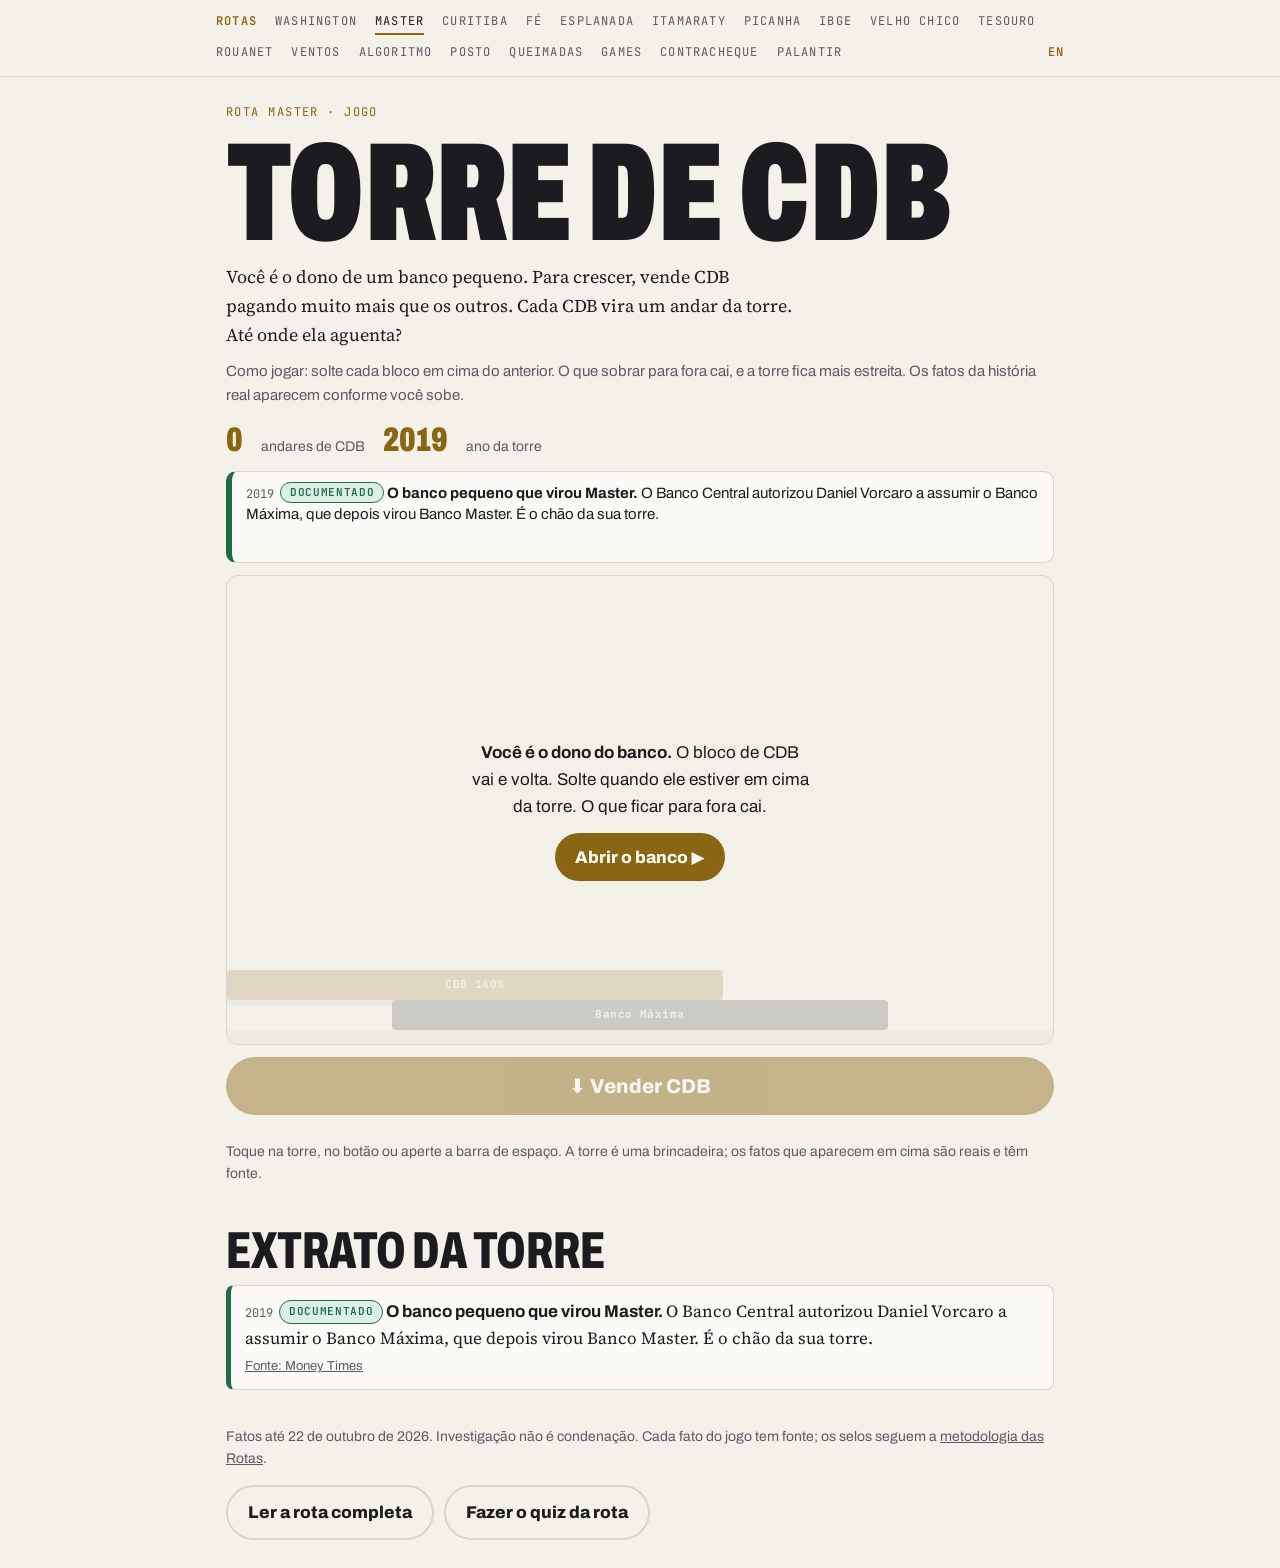
<file: jogo.html>
<!doctype html>
<html lang="pt-BR"><head><meta charset="utf-8"><meta name="viewport" content="width=device-width, initial-scale=1, viewport-fit=cover">
<title>Torre de CDB</title>
<meta name="description" content="Jogo da Rota Master: empilhe CDBs a 140% do CDI e veja, com fatos reais e fontes, como a torre do Banco Master caiu.">
<link rel="preconnect" href="https://fonts.googleapis.com">
<link rel="stylesheet" href="https://fonts.googleapis.com/css2?family=Archivo:wdth,wght@62..125,400..900&family=Source+Serif+4:opsz,wght@8..60,400;8..60,600&family=JetBrains+Mono:wght@400;500;600&display=swap">
<style>
:root{
  --bg:#f3f1ea; --paper:#fbfaf6; --ink:#1c1b1f; --muted:#5b5a63; --line:#d9d5ca; --soft:#ebe7dc;
  --doc:#1f6b45; --doc-soft:#dcefe3; --open:#5b4bb0; --open-soft:#e7e3f6; --alleg:#a3501a; --alleg-soft:#f8e6d7; --no:#a12a2a; --no-soft:#f6dede;
  --display:"Archivo","Arial Narrow",Impact,sans-serif;
  --ui:"Archivo",system-ui,-apple-system,"Segoe UI",sans-serif;
  --body:"Source Serif 4",Georgia,"Times New Roman",serif;
  --mono:"JetBrains Mono",ui-monospace,Menlo,Consolas,monospace;
  color-scheme:light;
}
@media (prefers-color-scheme:dark){:root:not([data-theme="light"]){
  --bg:#121216; --paper:#1a1a20; --ink:#ecebf0; --muted:#a3a2ad; --line:#2e2d36; --soft:#24232b;
  --doc:#6fd39c; --doc-soft:#173326; --open:#ab9ff0; --open-soft:#29254a; --alleg:#f0a066; --alleg-soft:#3a2516; --no:#f19b9b; --no-soft:#3a1c1c;
  color-scheme:dark}}
:root[data-theme="dark"]{
  --bg:#121216; --paper:#1a1a20; --ink:#ecebf0; --muted:#a3a2ad; --line:#2e2d36; --soft:#24232b;
  --doc:#6fd39c; --doc-soft:#173326; --open:#ab9ff0; --open-soft:#29254a; --alleg:#f0a066; --alleg-soft:#3a2516; --no:#f19b9b; --no-soft:#3a1c1c;
  color-scheme:dark}
*{box-sizing:border-box}
html{-webkit-text-size-adjust:100%}
body{margin:0;background:var(--bg);color:var(--ink);font-family:var(--body);font-size:17px;line-height:1.6;padding-bottom:env(safe-area-inset-bottom,0px)}
[hidden]{display:none!important}
a{color:inherit}
.wrap{max-width:860px;margin:0 auto;padding-inline:16px}
header.g{padding-block:26px 8px;display:grid;gap:10px}
.kicker{font-family:var(--mono);font-size:12px;letter-spacing:.12em;text-transform:uppercase;color:var(--accent)}
h1{margin:0;font-family:var(--display);font-stretch:62%;font-weight:900;font-size:clamp(52px,13vw,104px);line-height:.86;text-transform:uppercase;overflow-wrap:anywhere}
h2{font-family:var(--display);font-stretch:66%;font-weight:800;font-size:clamp(30px,6.5vw,44px);line-height:.95;text-transform:uppercase;margin:0 0 10px}
h3{font-family:var(--ui);font-size:19px;line-height:1.25;margin:0 0 6px}
.lede{margin:0;max-width:64ch;font-size:18px}
.how{margin:0;font-family:var(--ui);font-size:15px;color:var(--muted)}
.btn{font-family:var(--ui);font-weight:800;font-size:17px;border:0;border-radius:999px;padding:12px 20px;background:var(--accent);color:var(--paper);cursor:pointer;min-height:48px;text-decoration:none;display:inline-flex;align-items:center;gap:8px;justify-content:center}
.btn.ghost{background:transparent;color:var(--ink);border:2px solid var(--line)}
.btn:focus-visible,button:focus-visible,a:focus-visible{outline:3px solid var(--ink);outline-offset:2px}
.btn[disabled]{opacity:.45;cursor:default}
.row{display:flex;flex-wrap:wrap;gap:10px;align-items:center}
.tg{display:inline-block;font-family:var(--mono);font-size:11px;font-weight:600;letter-spacing:.06em;text-transform:uppercase;padding:2px 9px;border-radius:999px;white-space:nowrap;vertical-align:2px}
.tg.doc{background:var(--doc-soft);color:var(--doc);border:1px solid var(--doc)}
.tg.open{background:var(--open-soft);color:var(--open);border:1px dashed var(--open)}
.tg.alleg{background:var(--alleg-soft);color:var(--alleg);border:1px solid var(--alleg)}
.tg.no{background:var(--no-soft);color:var(--no);border:1px solid var(--no)}
.facts{list-style:none;margin:0;padding:0;display:grid;gap:10px}
.facts li{background:var(--paper);border:1px solid var(--line);border-left:5px solid var(--c,var(--line));border-radius:8px;padding:12px 14px}
.facts li b{font-family:var(--ui)}
.facts li small{display:block;margin-top:4px;font-family:var(--ui);font-size:13px;color:var(--muted)}
.facts li small a{color:var(--muted)}
.facts .yr{font-family:var(--mono);font-size:12px;color:var(--muted);margin-right:6px}
section.blk{margin-block:26px}
.note{font-family:var(--ui);font-size:14px;color:var(--muted)}
.end{border:2px solid var(--accent);border-radius:12px;background:var(--paper);padding:18px;display:grid;gap:12px}
footer.g{margin-block:36px 28px;font-family:var(--ui);font-size:14px;color:var(--muted)}
@media (prefers-reduced-motion:reduce){*{animation-duration:.01ms!important;transition-duration:.01ms!important}}
</style>
<style>
:root{--accent:#8a6512;--hero:#6e500e}
@media (prefers-color-scheme:dark){:root:not([data-theme="light"]){--accent:#e0b552;--hero:#6e500e}}
:root[data-theme="dark"]{--accent:#e0b552;--hero:#6e500e}

</style>
<style>
.game{display:grid;gap:12px;margin-top:8px}
.hud{display:flex;flex-wrap:wrap;gap:8px 18px;align-items:baseline;font-family:var(--ui)}
.hud b{font-family:var(--display);font-stretch:70%;font-weight:900;font-size:34px;line-height:1;color:var(--accent)}
.hud span{font-size:14px;color:var(--muted)}
.news{min-height:92px;background:var(--paper);border:1px solid var(--line);border-left:6px solid var(--doc);border-radius:10px;padding:10px 14px;font-family:var(--ui);font-size:15px;line-height:1.4}
.news .yr{font-family:var(--mono);font-size:12px;color:var(--muted);margin-right:6px}
.news b{display:inline}
.news.flash{animation:fl .6s ease}
@keyframes fl{from{background:var(--soft)}to{background:var(--paper)}}
.stage{position:relative;height:min(62vh,470px);min-height:340px;border-radius:12px;overflow:hidden;background:linear-gradient(180deg,var(--soft),var(--bg));border:1px solid var(--line);touch-action:manipulation;cursor:pointer;user-select:none;-webkit-user-select:none}
.world{position:absolute;inset:0;transition:transform .35s ease}
.tb{position:absolute;height:30px;border-radius:4px;background:var(--accent);color:var(--paper);font-family:var(--mono);font-size:11px;font-weight:600;letter-spacing:.04em;display:flex;align-items:center;justify-content:center;overflow:hidden;white-space:nowrap;box-shadow:inset 0 -4px 0 rgba(0,0,0,.18)}
.tb.base{background:var(--ink);color:var(--paper)}
.tb.brb{background:repeating-linear-gradient(45deg,var(--open) 0 8px,color-mix(in srgb,var(--open) 70%,var(--paper)) 8px 16px)}
.tb.moving{box-shadow:0 6px 0 rgba(0,0,0,.15)}
.tb.cut{animation:cut .9s ease-in forwards}
@keyframes cut{to{transform:translateY(420px) rotate(25deg);opacity:0}}
.tb.fall{transition:transform 1.4s cubic-bezier(.5,0,.9,.6),opacity 1.4s}
.ground{position:absolute;left:0;right:0;height:14px;background:var(--line)}
.fgc{position:absolute;right:10px;top:10px;font-family:var(--ui);font-weight:900;font-size:13px;background:var(--doc);color:var(--paper);border-radius:999px;padding:4px 10px;transform:rotate(6deg)}
.toast{position:absolute;left:50%;top:38%;transform:translate(-50%,-50%);font-family:var(--display);font-stretch:70%;font-weight:900;font-size:40px;text-transform:uppercase;color:var(--accent);pointer-events:none;white-space:nowrap;opacity:0;text-shadow:0 2px 0 var(--paper)}
.toast.on{animation:pop 1s ease}
@keyframes pop{0%{opacity:0;transform:translate(-50%,-30%) scale(.7)}25%{opacity:1;transform:translate(-50%,-50%) scale(1.05)}100%{opacity:0;transform:translate(-50%,-70%)}}
.stamp{position:absolute;left:50%;top:45%;transform:translate(-50%,-50%) rotate(-8deg);border:5px solid var(--no);color:var(--no);background:var(--paper);font-family:var(--display);font-stretch:70%;font-weight:900;font-size:clamp(26px,7vw,40px);text-transform:uppercase;padding:6px 16px;border-radius:10px;text-align:center;line-height:1}
.ctrl{display:flex;flex-wrap:wrap;gap:10px}
.ctrl .btn.big{flex:1 1 220px;font-size:20px;min-height:58px}
.start{position:absolute;inset:0;display:grid;place-items:center;align-content:center;gap:12px;background:color-mix(in srgb,var(--bg) 82%,transparent);padding:16px;text-align:center;font-family:var(--ui)}
.start p{margin:0;max-width:34ch}
.end h2{margin:0}
</style>
</head><body>
<style>/* barra comum das Rotas */.rotas-bar .rb-lang{margin-left:auto;color:var(--accent);font-weight:600}.rotas-bar{border-bottom:1px solid var(--line);background:var(--bg);font-family:var(--mono);font-size:12px;letter-spacing:.1em;text-transform:uppercase}.rotas-bar>div{max-width:880px;margin:0 auto;padding:10px 16px;display:flex;flex-wrap:wrap;align-items:center;gap:6px 18px}.rotas-bar a{color:var(--muted);text-decoration:none;padding-block:2px;border-bottom:2px solid transparent}.rotas-bar a:hover{color:var(--ink)}.rotas-bar a[aria-current]{color:var(--ink);border-bottom-color:var(--accent)}.rotas-bar .rb-home{color:var(--accent);font-weight:600}.rv-btn{display:inline-flex;align-items:center;gap:8px;justify-self:start;font-family:var(--ui,system-ui);font-weight:800;font-size:16px;letter-spacing:.02em;text-decoration:none;color:var(--paper,#fff);background:var(--accent);padding:10px 16px;border-radius:999px;box-shadow:0 2px 0 rgba(0,0,0,.15)}.rv-btn:hover{filter:brightness(1.08)}.rv-btn:focus-visible{outline:3px solid var(--ink);outline-offset:2px}.rotas-bar a:focus-visible{outline:3px solid var(--accent);outline-offset:2px}</style><style>/* padrão das Rotas: formato detalhado */body{font-size:17px;line-height:1.6}h1{font-family:var(--display);font-stretch:62%;font-weight:900;font-size:clamp(60px,15vw,140px);line-height:.86;text-transform:uppercase;overflow-wrap:anywhere}h2{font-family:var(--display);font-stretch:66%;font-weight:800;font-size:clamp(34px,7vw,52px);line-height:.95;text-transform:uppercase}</style><nav class="rotas-bar" aria-label="Rotas"><div><a class="rb-home" href="https://fcarvalhodev.github.io/rotas/">Rotas</a><a href="https://fcarvalhodev.github.io/rota-washington/">Washington</a><a href="https://fcarvalhodev.github.io/rota-master/" aria-current="page">Master</a><a href="https://fcarvalhodev.github.io/rota-curitiba/">Curitiba</a><a href="https://fcarvalhodev.github.io/rota-da-fe/">Fé</a><a href="https://fcarvalhodev.github.io/rota-esplanada/">Esplanada</a><a href="https://fcarvalhodev.github.io/rota-itamaraty/">Itamaraty</a><a href="https://fcarvalhodev.github.io/rota-da-picanha/">Picanha</a><a href="https://fcarvalhodev.github.io/rota-do-ibge/">IBGE</a><a href="https://fcarvalhodev.github.io/rota-velho-chico/">Velho Chico</a><a href="https://fcarvalhodev.github.io/rota-do-tesouro/">Tesouro</a><a href="https://fcarvalhodev.github.io/rota-rouanet/">Rouanet</a><a href="https://fcarvalhodev.github.io/rota-dos-ventos/">Ventos</a><a href="https://fcarvalhodev.github.io/rota-do-algoritmo/">Algoritmo</a><a href="https://fcarvalhodev.github.io/rota-do-posto/">Posto</a><a href="https://fcarvalhodev.github.io/rota-das-queimadas/">Queimadas</a><a href="https://fcarvalhodev.github.io/rota-dos-games/">Games</a><a href="https://fcarvalhodev.github.io/rota-do-contracheque/">Contracheque</a><a href="https://fcarvalhodev.github.io/rota-palantir/">Palantir</a><a class="rb-lang" href="en/jogo.html" hreflang="en" lang="en">EN</a></div></nav>
<main class="wrap">
<header class="g">
  <span class="kicker">Rota Master · jogo</span>
  <h1>Torre de CDB</h1>
  <p class="lede">Você é o dono de um banco pequeno. Para crescer, vende CDB pagando muito mais que os outros. Cada CDB vira um andar da torre. Até onde ela aguenta?</p>
  <p class="how">Como jogar: solte cada bloco em cima do anterior. O que sobrar para fora cai, e a torre fica mais estreita. Os fatos da história real aparecem conforme você sobe.</p>
</header>

<div class="game">
  <div class="hud" aria-live="polite"><b id="andar">0</b><span>andares de CDB</span><b id="ano">2019</b><span>ano da torre</span></div>
  <div class="news" id="news" aria-live="polite"></div>
  <div class="stage" id="stage" role="application" aria-label="Torre de CDB. Toque ou use a barra de espaço para soltar o bloco.">
    <div class="world" id="world"></div>
    <span class="fgc" id="fgc" hidden>Tem FGC ✓</span>
    <div class="toast" id="toast"></div>
    <div class="start" id="start"><p><b>Você é o dono do banco.</b> O bloco de CDB vai e volta. Solte quando ele estiver em cima da torre. O que ficar para fora cai.</p><button class="btn big" type="button" id="go">Abrir o banco ▶</button></div>
  </div>
  <div class="ctrl">
    <button class="btn big" type="button" id="drop" disabled>⬇ Vender CDB</button>
    <button class="btn ghost" type="button" id="brb" hidden>🏦 Vender carteiras ao BRB</button>
  </div>
  <p class="note">Toque na torre, no botão ou aperte a barra de espaço. A torre é uma brincadeira; os fatos que aparecem em cima são reais e têm fonte.</p>
</div>
<section class="blk end" id="end" hidden aria-live="polite">
  <h2 id="endT"></h2>
  <p id="endB"></p>
  <ul class="facts" id="endFacts"></ul>
  <p class="note">A torre do jogo simplifica: na vida real, quem decide se houve crime é a Justiça. O que está nos selos é o que está documentado até agora.</p>
  <div class="row"><button class="btn" type="button" id="again">Construir de novo</button><a class="btn ghost" href="index.html">Ler a Rota Master</a></div>
</section>
<section class="blk">
  <h2>Extrato da torre</h2>
  <ul class="facts" id="log"></ul>
</section>

<footer class="g">
  <p>Fatos até 22 de outubro de 2026. Investigação não é condenação. Cada fato do jogo tem fonte; os selos seguem a <a href="https://fcarvalhodev.github.io/rotas/metodologia.html">metodologia das Rotas</a>.</p>
  <p class="row"><a class="btn ghost" href="index.html">Ler a rota completa</a><a class="btn ghost" href="quiz.html">Fazer o quiz da rota</a></p>
</footer>
</main>
<script>

const LBL={doc:"Documentado",open:"Em aberto",alleg:"Alegação",no:"Não demonstrado"};
const $=id=>document.getElementById(id);
function factLi(f,withYear){
 const li=document.createElement("li");li.style.setProperty("--c","var(--"+f.ev+")");
 const tg=document.createElement("span");tg.className="tg "+f.ev;tg.textContent=LBL[f.ev];
 const b=document.createElement("b");b.textContent=" "+f.t+(/[?!.…]$/.test(f.t)?" ":". ");
 if(withYear&&f.y){const y=document.createElement("span");y.className="yr";y.textContent=f.y;li.append(y)}
 li.append(tg,b,document.createTextNode(f.b+" "));
 if(f.src){const sm=document.createElement("small");const a=document.createElement("a");a.href=f.src[1];a.target="_blank";a.rel="noopener";a.textContent="Fonte: "+f.src[0];sm.append(a);li.append(sm)}
 return li;
}
const FACTS=[{"h": 0, "y": "2019", "ev": "doc", "t": "O banco pequeno que virou Master", "b": "O Banco Central autorizou Daniel Vorcaro a assumir o Banco Máxima, que depois virou Banco Master. É o chão da sua torre.", "src": ["Money Times", "https://www.moneytimes.com.br/caso-master-como-o-colapso-do-banco-abalou-o-sistema-financeiro-e-sacudiu-brasilia-jals/"]}, {"h": 1, "y": "2020", "ev": "doc", "t": "CDB pagando até 140% do CDI", "b": "O Master vendia CDBs com juros de 120% a 140% do CDI, bem acima do que pagavam os grandes bancos.", "src": ["Renova Invest", "https://renovainvest.com.br/blog/liquidacao-banco-master/"]}, {"h": 2, "y": "2020", "ev": "doc", "t": "4% para quem vendia", "b": "O banco pagava comissão de 4% a quem vendia os CDBs dele.", "src": ["Renova Invest", "https://renovainvest.com.br/blog/liquidacao-banco-master/"]}, {"h": 3, "y": "2021", "ev": "doc", "t": "“Tem FGC, relaxa”", "b": "O FGC, fundo mantido pelos bancos, garante até R$ 250 mil por pessoa em cada banco que quebra. Com essa garantia, CDB de banco pequeno com juro alto parecia seguro.", "src": ["Renova Invest", "https://renovainvest.com.br/blog/liquidacao-banco-master/"]}, {"h": 5, "y": "2023", "ev": "doc", "t": "De R$ 219 milhões a quase R$ 5 bilhões", "b": "Em cinco anos, o patrimônio do banco cresceu mais de 20 vezes, puxado pela venda de CDBs.", "src": ["Renova Invest", "https://renovainvest.com.br/blog/liquidacao-banco-master/"]}, {"h": 6, "y": "jul 2024", "ev": "doc", "t": "O BRB entra na obra", "b": "O BRB, banco público do Distrito Federal, começa a comprar carteiras de crédito do Master. Use o botão do BRB para alargar a torre uma vez.", "src": ["Diário do Comércio", "https://diariodocomercio.com.br/?p=570011"]}, {"h": 8, "y": "fim de 2024", "ev": "doc", "t": "R$ 50 bilhões em CDBs", "b": "O Banco Central achou cerca de R$ 50 bilhões em CDBs emitidos, com R$ 12 bilhões vencendo em 2025.", "src": ["Renova Invest", "https://renovainvest.com.br/blog/liquidacao-banco-master/"]}, {"h": 9, "y": "mar 2025", "ev": "doc", "t": "O BRB quer comprar o banco", "b": "O BRB anuncia a compra de 58% do Master.", "src": ["Diário do Comércio", "https://diariodocomercio.com.br/?p=570011"]}, {"h": 10, "y": "set 2025", "ev": "doc", "t": "O Banco Central barra", "b": "O BC encontra carteiras sem valor vendidas ao BRB e não aprova a compra.", "src": ["Diário do Comércio", "https://diariodocomercio.com.br/?p=570011"]}, {"h": 11, "y": "out–nov 2025", "ev": "doc", "t": "Faltou dinheiro para pagar", "b": "O banco não conseguiu pagar vencimentos grandes: R$ 1 bilhão em CDBs em outubro e R$ 4 bilhões ao FGC em novembro.", "src": ["Renova Invest", "https://renovainvest.com.br/blog/liquidacao-banco-master/"]}, {"h": 12, "y": "17–18 nov 2025", "ev": "doc", "t": "Prisão e liquidação", "b": "Vorcaro é preso no aeroporto de Guarulhos. No dia seguinte, o Banco Central liquida o Master.", "src": ["CNN Brasil", "https://www.cnnbrasil.com.br/economia/negocios/vorcaro-deixa-pf-e-e-transferido-para-presidio-em-guarulhos/"]}];
const AFTER=[{"ev": "open", "t": "A fraude de R$ 12 bilhões", "b": "A PF diz que o Master vendeu ao BRB carteiras de crédito falsas, numa fraude estimada em R$ 12 bilhões. A defesa chama de “fato inexistente”. Ainda não houve julgamento.", "src": ["CNN Brasil", "https://www.cnnbrasil.com.br/economia/negocios/vorcaro-deixa-pf-e-e-transferido-para-presidio-em-guarulhos/"]}, {"ev": "doc", "t": "Quem pagou a conta", "b": "O FGC calcula pagar cerca de R$ 41 bilhões a 1,6 milhão de pessoas, o maior pagamento da história do fundo.", "src": ["CNN Brasil", "https://www.cnnbrasil.com.br/economia/negocios/vorcaro-deixa-pf-e-e-transferido-para-presidio-em-guarulhos/"]}];

const stage=$("stage"),world=$("world");
const BH=30,MAXH=12;
let W,H,blocks,mov,speed,run=false,raf=null,last=0,brbUsed=false,shown,ended=false,perfect=0;
function el(cls,txt){const d=document.createElement("div");d.className="tb "+cls;if(txt)d.textContent=txt;world.append(d);return d}
function place(d,x,w,i){d.style.left=x+"px";d.style.width=w+"px";d.style.bottom=(14+i*BH)+"px"}
function cam(){const top=14+(blocks.length+1)*BH;const off=Math.max(0,top-H*.62);world.style.transform="translateY("+off+"px)"}
function yearOf(n){let y="2019";FACTS.forEach(f=>{if(f.h<=n)y=f.y});return y}
function news(f){const n=$("news");n.style.borderLeftColor="var(--"+f.ev+")";n.textContent="";
 const y=document.createElement("span");y.className="yr";y.textContent=f.y;
 const tg=document.createElement("span");tg.className="tg "+f.ev;tg.textContent=LBL[f.ev];
 const b=document.createElement("b");b.textContent=" "+f.t+(/[?!.…]$/.test(f.t)?" ":". ");
 n.append(y,tg,b,document.createTextNode(f.b));n.classList.remove("flash");void n.offsetWidth;n.classList.add("flash");
 $("log").prepend(factLi(f,true))}
function reveal(n){FACTS.forEach((f,i)=>{if(f.h<=n&&!shown.has(i)){shown.add(i);news(f);
 if(f.h===3)$("fgc").hidden=false;
 if(f.h===6&&!brbUsed)$("brb").hidden=false}})}
function toast(t){const o=$("toast");o.textContent=t;o.classList.remove("on");void o.offsetWidth;o.classList.add("on")}
function hud(){$("andar").textContent=blocks.length-1;$("ano").textContent=yearOf(blocks.length-1)}
function newMoving(){const top=blocks[blocks.length-1];const w=top.w;
 mov={x:(Math.random()<.5)?0:W-w,w:w,dir:1,d:el("moving","CDB 140%"),brb:false};
 if(mov.x>0)mov.dir=-1;
 if(nextBRB){mov.brb=true;mov.w=W*.6;mov.x=mov.dir>0?0:W-mov.w;mov.d.className="tb moving brb";mov.d.textContent="Carteiras BRB";nextBRB=false}
 place(mov.d,mov.x,mov.w,blocks.length);cam()}
let nextBRB=false;
function init(){world.textContent="";W=stage.clientWidth;H=stage.clientHeight;
 const g=document.createElement("div");g.className="ground";g.style.bottom="0";world.append(g);
 const bw=Math.round(W*.6),bx=Math.round((W-bw)/2);
 blocks=[{x:bx,w:bw,d:el("base","Banco Máxima")}];place(blocks[0].d,bx,bw,0);
 speed=Math.max(150,W*.5);brbUsed=false;nextBRB=false;shown=new Set();ended=false;perfect=0;
 $("log").textContent="";$("fgc").hidden=true;$("brb").hidden=true;$("brb").disabled=false;$("end").hidden=true;
 const st=stage.querySelector(".stamp");if(st)st.remove();
 reveal(0);hud();newMoving()}
function tick(t){if(!run)return;const dt=Math.min(.05,(t-last)/1000);last=t;
 mov.x+=mov.dir*speed*dt;if(mov.x<=0){mov.x=0;mov.dir=1}if(mov.x+mov.w>=W){mov.x=W-mov.w;mov.dir=-1}
 mov.d.style.left=mov.x+"px";raf=requestAnimationFrame(tick)}
function start(){$("start").hidden=true;$("news").scrollIntoView({behavior:"smooth",block:"start"});$("drop").disabled=false;run=true;last=performance.now();raf=requestAnimationFrame(tick);$("drop").focus({preventScroll:true})}
function drop(){if(!run||ended)return;const top=blocks[blocks.length-1];
 let l=Math.max(mov.x,top.x),r=Math.min(mov.x+mov.w,top.x+top.w),ov=r-l;
 if(mov.brb){ov=mov.w;l=Math.max(0,Math.min(W-mov.w,top.x+top.w/2-mov.w/2))}
 if(ov<=2){mov.d.classList.add("cut");return finish(false)}
 if(!mov.brb&&Math.abs(mov.x-top.x)<8){l=top.x;ov=top.w;perfect++;toast("Na mosca!")}
 else if(!mov.brb){const cx=mov.x<top.x?mov.x:r,cw=mov.w-ov;if(cw>1){const c=el("cut","");place(c,cx,cw,blocks.length);c.className="tb cut"}}
 mov.d.className="tb"+(mov.brb?" brb":"");if(mov.brb)mov.d.textContent="Carteiras BRB";
 place(mov.d,l,ov,blocks.length);blocks.push({x:l,w:ov,d:mov.d,brb:mov.brb});
 const n=blocks.length-1;speed*=1.07;reveal(n);hud();
 if(n>=MAXH)return finish(true);
 newMoving()}
function collapse(){blocks.forEach((b,i)=>{b.d.classList.add("fall");const dir=(i%2?1:-1);
 setTimeout(()=>{b.d.style.transform="translate("+(dir*(40+i*6))+"px,"+(H+200)+"px) rotate("+(dir*(30+i*7))+"deg)";b.d.style.opacity="0"},60*i)})}
function finish(reached){ended=true;run=false;cancelAnimationFrame(raf);$("drop").disabled=true;$("brb").hidden=true;
 if(mov&&reached)mov.d.remove();
 const n=blocks.length-1;
 setTimeout(()=>{collapse();const s=document.createElement("div");s.className="stamp";s.textContent=reached?"Liquidado":"Desabou";stage.append(s)},reached?400:200);
 FACTS.forEach((f,i)=>{if(!shown.has(i)){shown.add(i);$("log").prepend(factLi(f,true))}});
 $("endT").textContent=reached?"Você chegou até novembro de 2025":"Sua torre caiu em "+yearOf(n);
 $("endB").textContent=(reached?"Parabéns: sua torre durou tanto quanto a do Master. E acabou do mesmo jeito: o Banco Central liquidou o banco.":"O Master foi mais longe: segurou até novembro de 2025, captando dinheiro novo enquanto os CDBs venciam.")+" Quando entra menos dinheiro do que vence, a torre cai."+(brbUsed?" E as carteiras do BRB que alargaram sua torre? O Banco Central disse que parte delas não tinha valor.":"")+" Veja quem ficou com a conta:";
 const ul=$("endFacts");ul.textContent="";AFTER.forEach(f=>ul.append(factLi(f,false)));
 setTimeout(()=>{$("end").hidden=false;$("end").scrollIntoView({behavior:"smooth",block:"start"})},1600)}
$("go").addEventListener("click",e=>{e.stopPropagation();start()});
$("drop").addEventListener("click",drop);
stage.addEventListener("pointerdown",e=>{if(e.target.closest("button"))return;if(run)drop()});
document.addEventListener("keydown",e=>{if(e.code==="Space"&&run&&!e.target.closest("a,button:not(#drop)")){e.preventDefault();drop()}});
$("brb").addEventListener("click",()=>{if(brbUsed||!run)return;brbUsed=true;$("brb").disabled=true;nextBRB=true;
 mov.d.remove();newMoving();toast("BRB ao resgate!")});
$("again").addEventListener("click",()=>{init();$("start").hidden=false;$("drop").disabled=true;stage.scrollIntoView({behavior:"smooth",block:"center"})});
addEventListener("resize",()=>{if(!run&&!ended){init()}});
init();

</script>
</body></html>
</file>
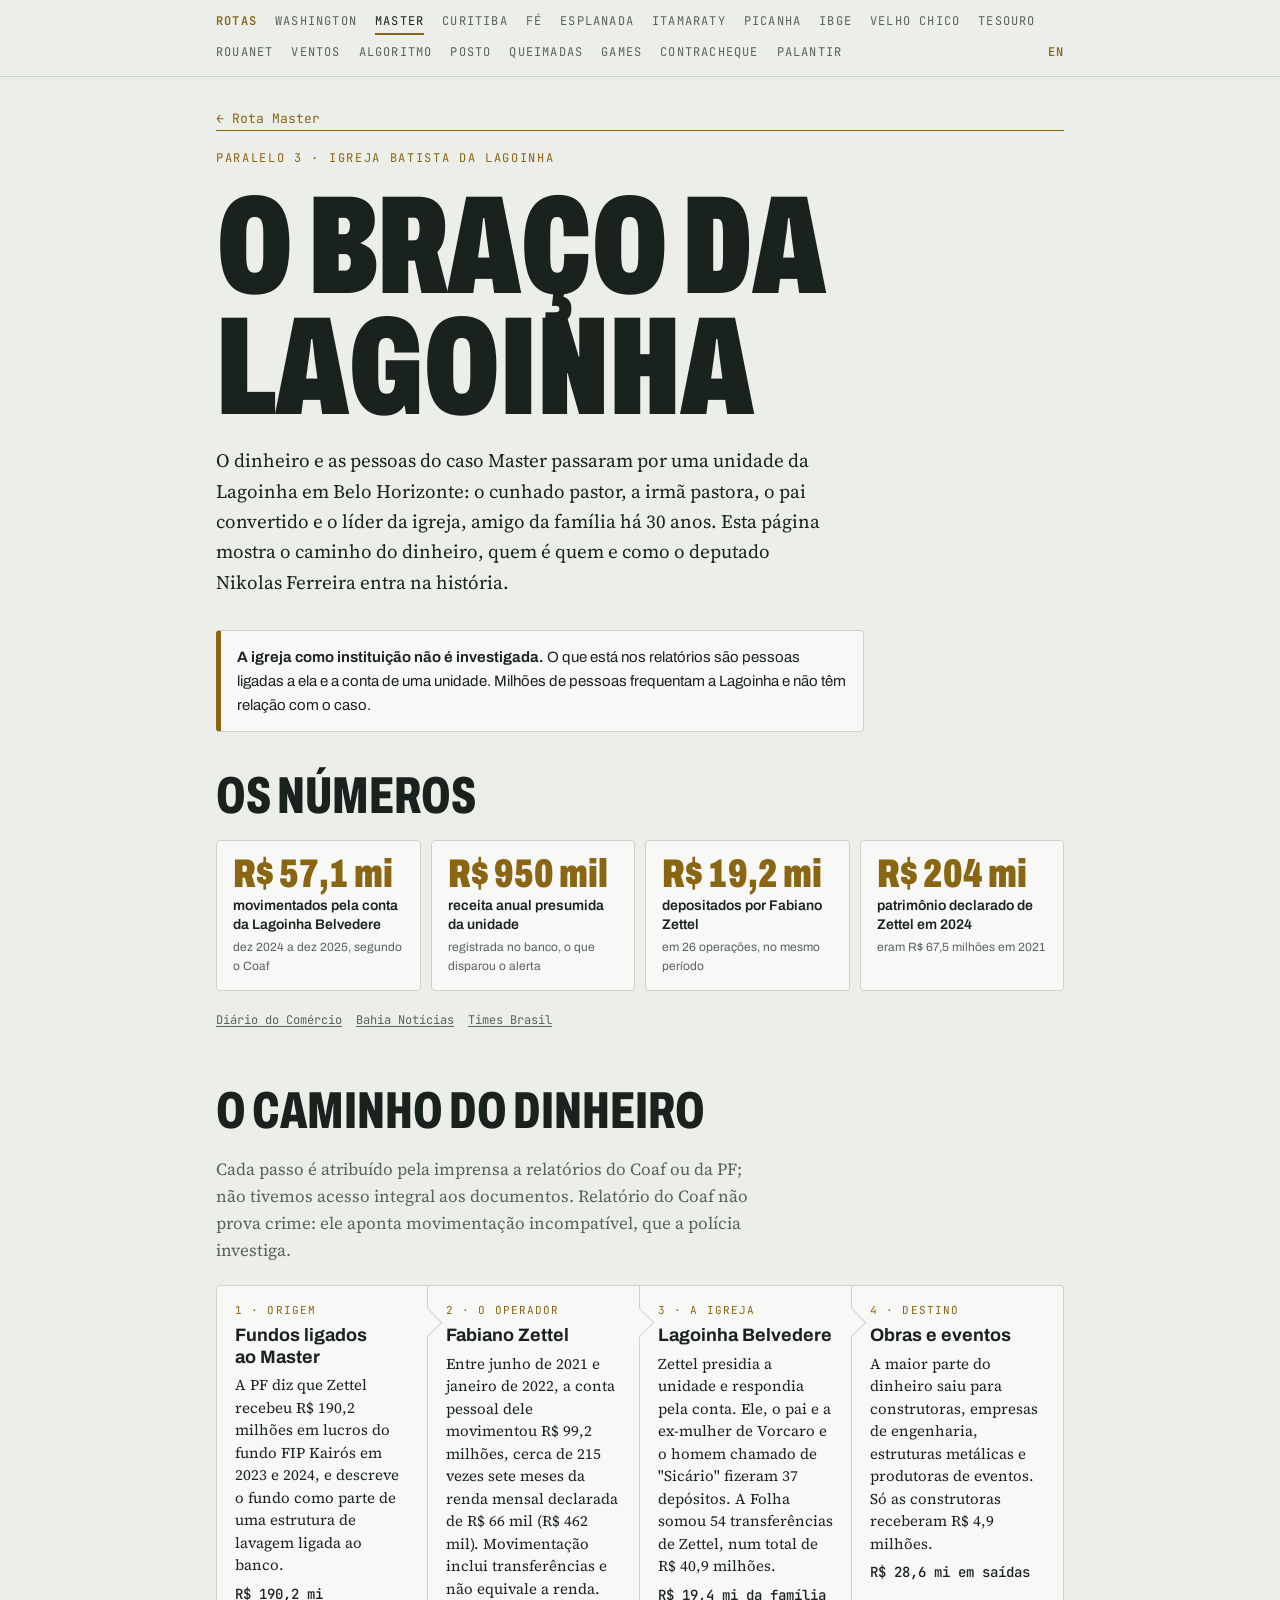
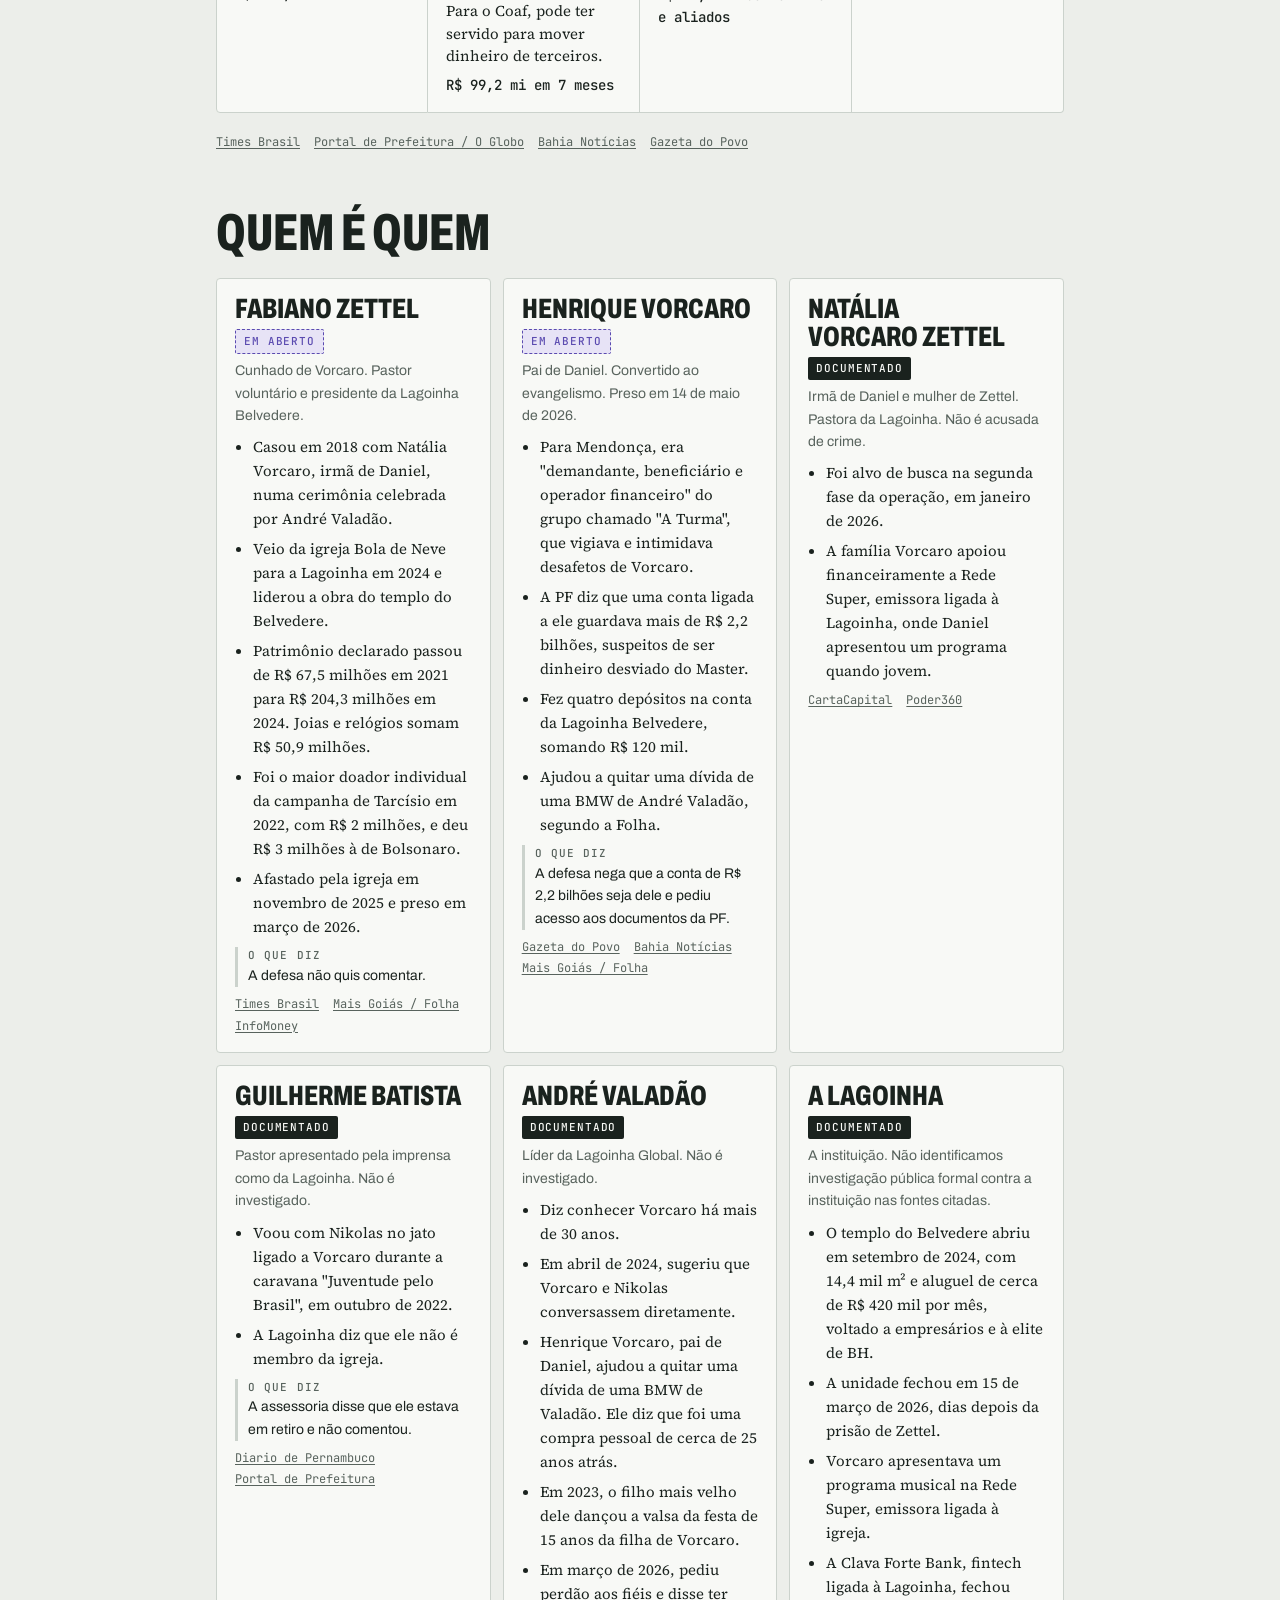
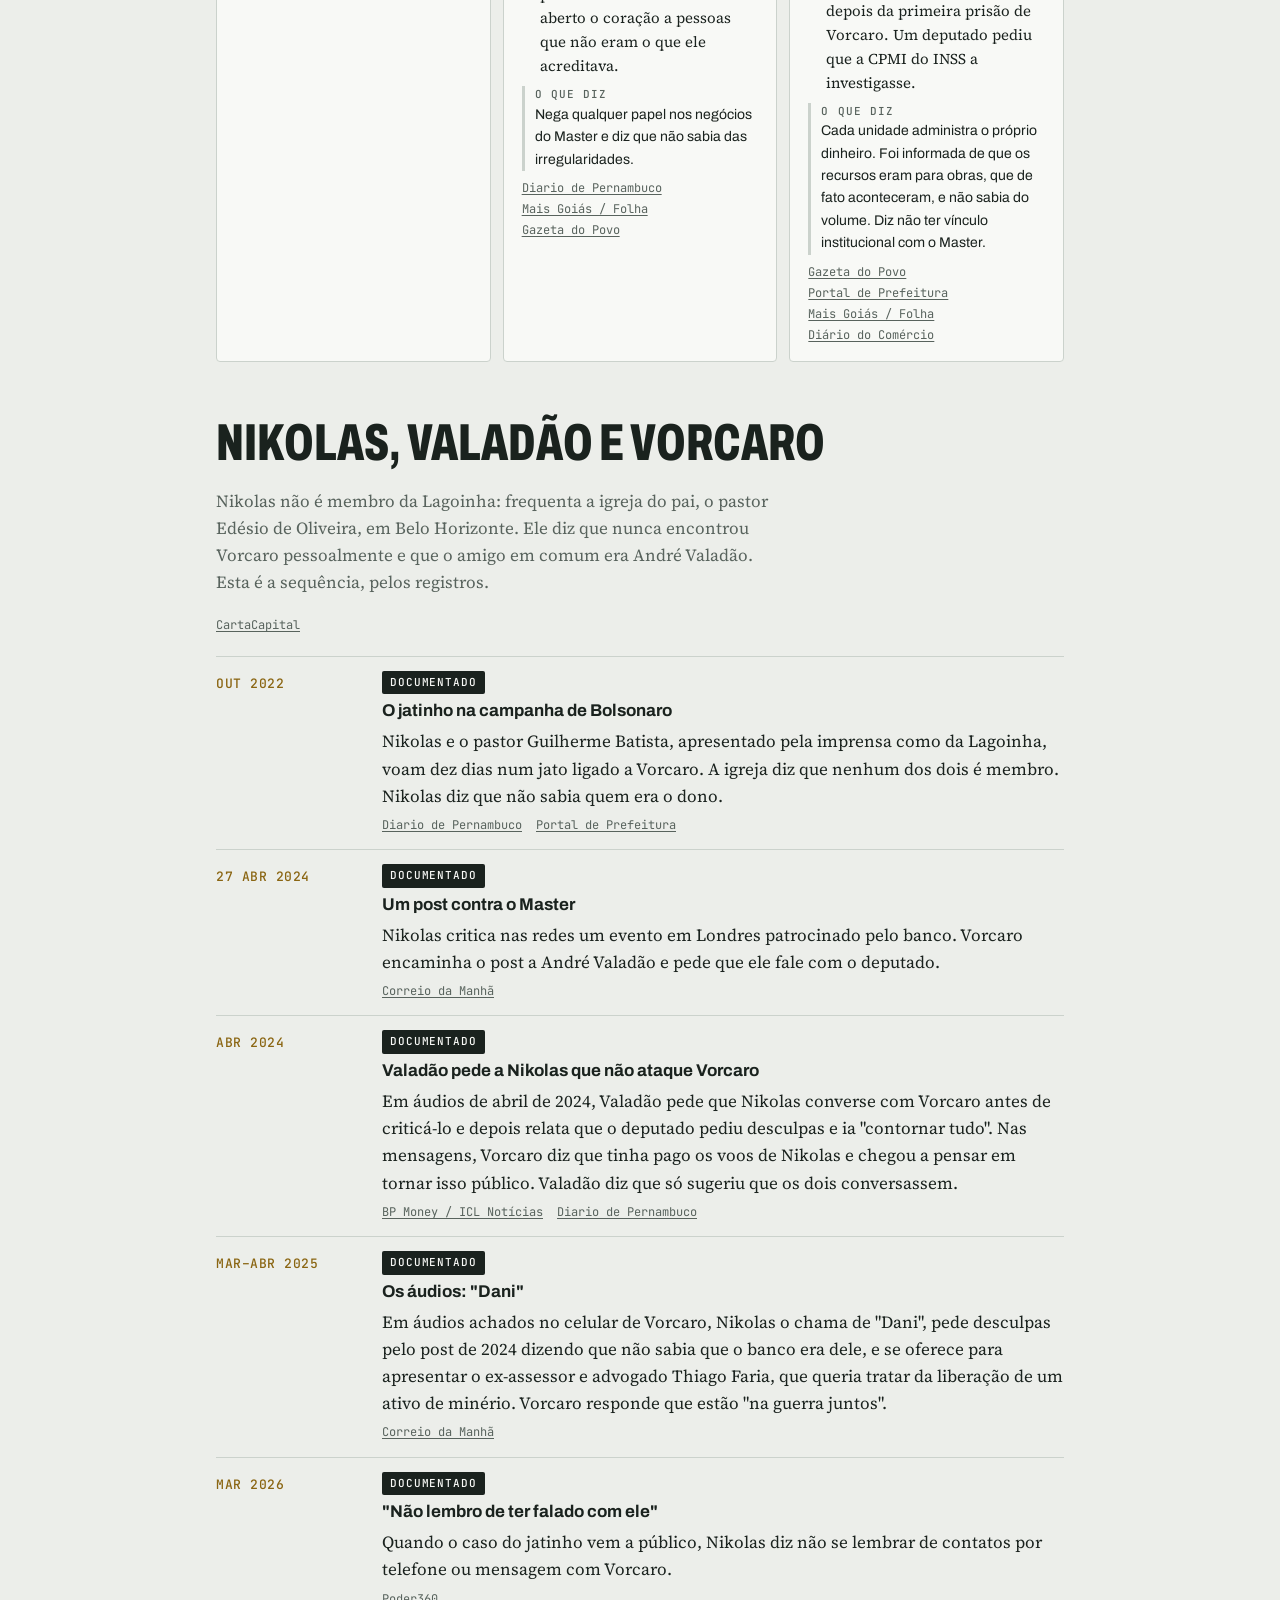
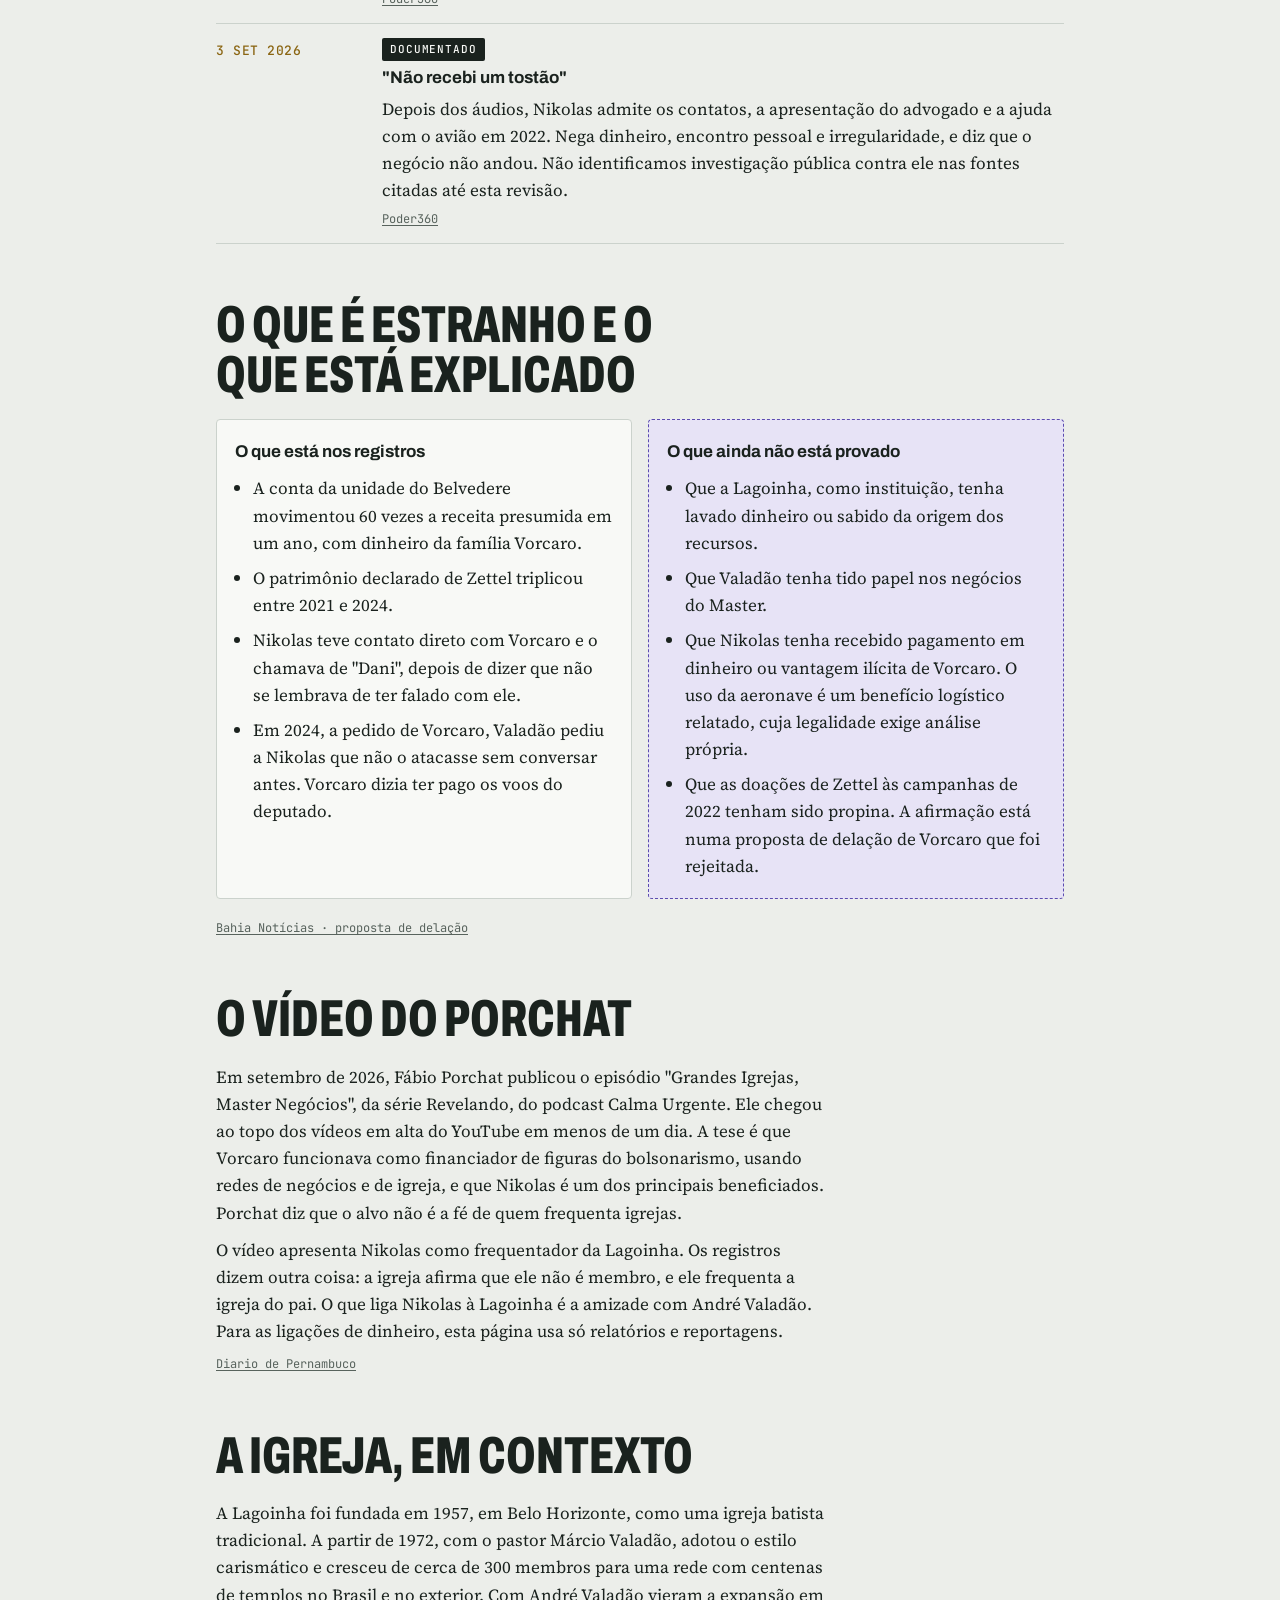
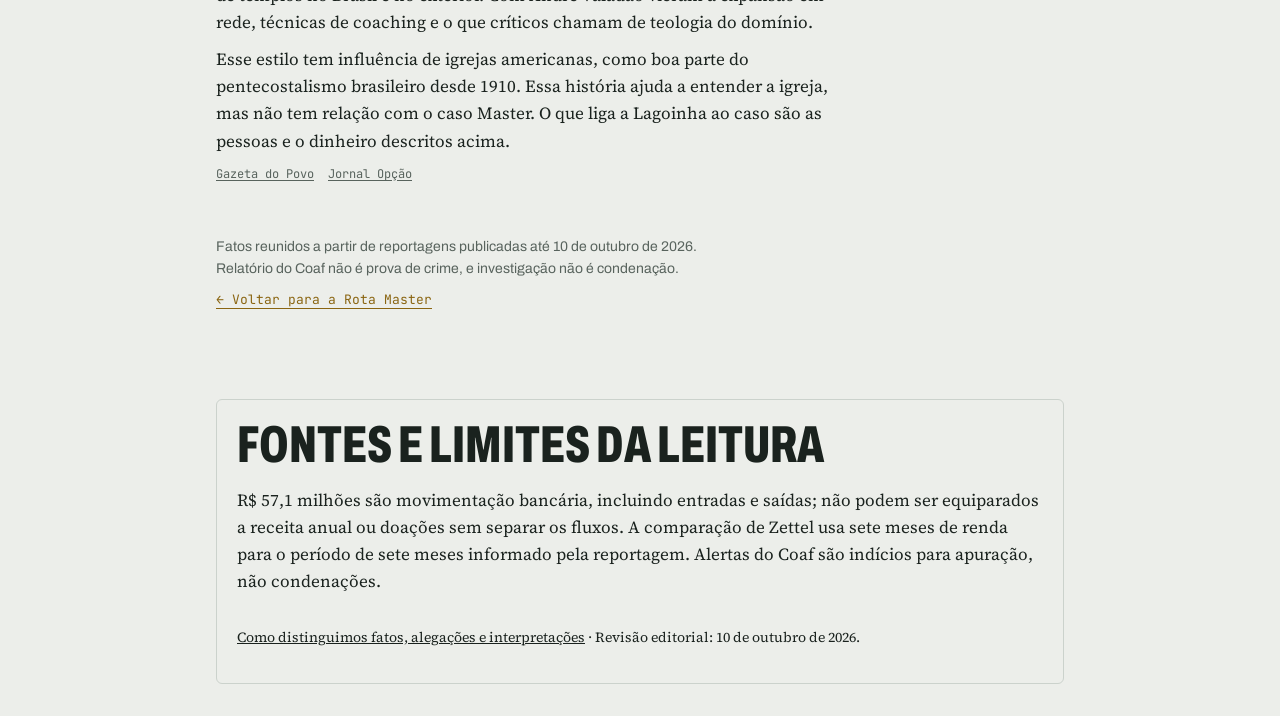
<file: lagoinha.html>
<!doctype html>
<html lang="pt-BR"><head><meta charset="utf-8"><meta name="viewport" content="width=device-width, initial-scale=1, viewport-fit=cover">
<title>O braço da Lagoinha</title>
<meta name="description" content="Como o dinheiro e as pessoas do caso Master passaram pela Lagoinha: Zettel, a unidade do Belvedere, André Valadão e Nikolas Ferreira.">
<style>:root{color-scheme:light;padding-top:env(safe-area-inset-top,0px);padding-bottom:env(safe-area-inset-bottom,0px)}img{max-width:100%}[hidden]{display:none!important}</style>
<link rel="preconnect" href="https://fonts.googleapis.com">
<link rel="stylesheet" href="https://fonts.googleapis.com/css2?family=Archivo:wdth,wght@62..125,400..900&family=Source+Serif+4:opsz,wght@8..60,400;8..60,600&family=JetBrains+Mono:wght@400;500;600&display=swap">
<link rel="stylesheet" href="estilo.css">
<style>
.hero{padding-block:32px 8px;display:grid;gap:18px}
h1{font-size:clamp(54px,13vw,116px)}
.note{background:var(--paper);border:1px solid var(--line);border-left:5px solid var(--accent);border-radius:4px;padding:14px 16px;font-family:var(--ui);font-size:15px;max-width:72ch}
.note b{font-weight:650}

/* figures */
.figs{display:grid;grid-template-columns:repeat(4,minmax(0,1fr));gap:10px}
.figs div{background:var(--paper);border:1px solid var(--line);border-radius:4px;padding:14px 16px;display:grid;gap:4px;align-content:start}
.figs b{font-family:var(--display);font-stretch:70%;font-weight:900;font-size:40px;line-height:.95;font-variant-numeric:tabular-nums;color:var(--accent)}
.figs span{font-family:var(--ui);font-weight:600;font-size:14px;line-height:1.3}
.figs small{font-family:var(--ui);font-size:12px;color:var(--muted)}
@media (max-width:700px){.figs{grid-template-columns:repeat(2,minmax(0,1fr))}}

/* money path */
.path{list-style:none;margin:0;padding:0;display:grid;grid-template-columns:repeat(4,minmax(0,1fr));gap:0;counter-reset:p}
.path li{position:relative;background:var(--paper);border:1px solid var(--line);padding:16px 18px 16px;display:grid;gap:6px;align-content:start;min-width:0}
.path li+li{border-left:0}
.path li:first-child{border-radius:4px 0 0 4px}
.path li:last-child{border-radius:0 4px 4px 0}
.path li:not(:last-child)::after{content:"";position:absolute;right:-11px;top:26px;width:20px;height:20px;background:var(--paper);border-top:1px solid var(--line);border-right:1px solid var(--line);transform:rotate(45deg);z-index:1}
.path .step{font-family:var(--mono);font-size:11px;letter-spacing:.1em;text-transform:uppercase;color:var(--accent)}
.path h3{margin:0;font-size:18px;line-height:1.2}
.path p{margin:0;font-size:15px;line-height:1.5}
.path .v{font-family:var(--mono);font-size:14px;font-weight:500;font-variant-numeric:tabular-nums}
@media (max-width:760px){
  .path{grid-template-columns:1fr}
  .path li+li{border-left:1px solid var(--line);border-top:0}
  .path li:first-child{border-radius:4px 4px 0 0}.path li:last-child{border-radius:0 0 4px 4px}
  .path li:not(:last-child)::after{right:auto;left:26px;top:auto;bottom:-11px;transform:rotate(135deg)}
}

/* people */
.people{display:grid;grid-template-columns:repeat(auto-fit,minmax(260px,1fr));gap:12px}
.who{background:var(--paper);border:1px solid var(--line);border-radius:4px;padding:16px 18px;display:grid;gap:8px;align-content:start}
.who .top{display:flex;flex-wrap:wrap;gap:6px 10px;justify-content:space-between;align-items:center}
.who h3{margin:0;font-family:var(--display);font-stretch:70%;font-weight:800;font-size:28px;line-height:1;text-transform:uppercase}
.who .role{font-family:var(--ui);font-size:14px;color:var(--muted);margin:-2px 0 0}
.who ul{margin:0;padding-left:18px;display:grid;gap:6px;font-size:15px}
.who .says{font-family:var(--ui);font-size:14px;border-left:3px solid var(--line);padding-left:10px;margin:0}
.who .says b{display:block;font-family:var(--mono);font-size:11px;letter-spacing:.1em;text-transform:uppercase;color:var(--muted);font-weight:500}

/* nikolas chain */
.chain{display:grid;border-top:1px solid var(--line)}
.chain .row{display:grid;grid-template-columns:150px minmax(0,1fr);gap:16px;padding-block:14px;border-bottom:1px solid var(--line)}
.chain strong{font-family:var(--mono);font-size:13px;font-weight:500;letter-spacing:.04em;text-transform:uppercase;color:var(--accent);padding-top:3px}
.chain p{margin:0}
.chain .row>div{display:grid;gap:6px;min-width:0}
.chain .top{display:flex;flex-wrap:wrap;gap:6px 10px;align-items:center}
.chain h3{margin:0;font-size:17px;line-height:1.3}
@media (max-width:620px){.chain .row{grid-template-columns:1fr;gap:4px}}
.ctx{display:grid;gap:10px;max-width:68ch}
.ctx p{margin:0}
</style>
</head><body>
<style>/* barra comum das Rotas */.rotas-bar .rb-lang{margin-left:auto;color:var(--accent);font-weight:600}.rotas-bar{border-bottom:1px solid var(--line);background:var(--bg);font-family:var(--mono);font-size:12px;letter-spacing:.1em;text-transform:uppercase}.rotas-bar>div{max-width:880px;margin:0 auto;padding:10px 16px;display:flex;flex-wrap:wrap;align-items:center;gap:6px 18px}.rotas-bar a{color:var(--muted);text-decoration:none;padding-block:2px;border-bottom:2px solid transparent}.rotas-bar a:hover{color:var(--ink)}.rotas-bar a[aria-current]{color:var(--ink);border-bottom-color:var(--accent)}.rotas-bar .rb-home{color:var(--accent);font-weight:600}.rotas-bar a:focus-visible{outline:3px solid var(--accent);outline-offset:2px}</style><style>/* padrão das Rotas: formato detalhado */body{font-size:17px;line-height:1.6}h1{font-family:var(--display);font-stretch:62%;font-weight:900;font-size:clamp(60px,15vw,140px);line-height:.86;text-transform:uppercase;overflow-wrap:anywhere}h2{font-family:var(--display);font-stretch:66%;font-weight:800;font-size:clamp(34px,7vw,52px);line-height:.95;text-transform:uppercase}</style><nav class="rotas-bar" aria-label="Rotas"><div><a class="rb-home" href="https://fcarvalhodev.github.io/rotas/">Rotas</a><a href="https://fcarvalhodev.github.io/rota-washington/">Washington</a><a href="https://fcarvalhodev.github.io/rota-master/" aria-current="page">Master</a><a href="https://fcarvalhodev.github.io/rota-curitiba/">Curitiba</a><a href="https://fcarvalhodev.github.io/rota-da-fe/">Fé</a><a href="https://fcarvalhodev.github.io/rota-esplanada/">Esplanada</a><a href="https://fcarvalhodev.github.io/rota-itamaraty/">Itamaraty</a><a href="https://fcarvalhodev.github.io/rota-da-picanha/">Picanha</a><a href="https://fcarvalhodev.github.io/rota-do-ibge/">IBGE</a><a href="https://fcarvalhodev.github.io/rota-velho-chico/">Velho Chico</a><a href="https://fcarvalhodev.github.io/rota-do-tesouro/">Tesouro</a><a href="https://fcarvalhodev.github.io/rota-rouanet/">Rouanet</a><a href="https://fcarvalhodev.github.io/rota-dos-ventos/">Ventos</a><a href="https://fcarvalhodev.github.io/rota-do-algoritmo/">Algoritmo</a><a href="https://fcarvalhodev.github.io/rota-do-posto/">Posto</a><a href="https://fcarvalhodev.github.io/rota-das-queimadas/">Queimadas</a><a href="https://fcarvalhodev.github.io/rota-dos-games/">Games</a><a href="https://fcarvalhodev.github.io/rota-do-contracheque/">Contracheque</a><a href="https://fcarvalhodev.github.io/rota-palantir/">Palantir</a><a class="rb-lang" href="en/lagoinha.html" hreflang="en" lang="en">EN</a></div></nav>


<header class="wrap hero">
  <a class="back" href="./">← Rota Master</a>
  <div class="kicker">Paralelo 3 · Igreja Batista da Lagoinha</div>
  <h1>O braço da<br>Lagoinha</h1>
  <p class="lede">O dinheiro e as pessoas do caso Master passaram por uma unidade da Lagoinha em Belo Horizonte: o cunhado pastor, a irmã pastora, o pai convertido e o líder da igreja, amigo da família há 30 anos. Esta página mostra o caminho do dinheiro, quem é quem e como o deputado Nikolas Ferreira entra na história.</p>
  <p class="note"><b>A igreja como instituição não é investigada.</b> O que está nos relatórios são pessoas ligadas a ela e a conta de uma unidade. Milhões de pessoas frequentam a Lagoinha e não têm relação com o caso.</p>
</header>

<main class="wrap">
  <section class="sec" aria-labelledby="h-n" style="padding-top:16px">
    <h2 id="h-n">Os números</h2>
    <div class="figs">
      <div><b class="num">R$ 57,1 mi</b><span>movimentados pela conta da Lagoinha Belvedere</span><small>dez 2024 a dez 2025, segundo o Coaf</small></div>
      <div><b class="num">R$ 950 mil</b><span>receita anual presumida da unidade</span><small>registrada no banco, o que disparou o alerta</small></div>
      <div><b class="num">R$ 19,2 mi</b><span>depositados por Fabiano Zettel</span><small>em 26 operações, no mesmo período</small></div>
      <div><b class="num">R$ 204 mi</b><span>patrimônio declarado de Zettel em 2024</span><small>eram R$ 67,5 milhões em 2021</small></div>
    </div>
    <div class="src"><a href="https://diariodocomercio.com.br/legislacao/igreja-da-lagoinha-gerida-por-cunhado-de-vorcaro/" target="_blank" rel="noopener">Diário do Comércio</a><a href="https://www.bahianoticias.com.br/noticia/321160-cunhado-pai-e-ex-de-vorcaro-enviaram-r-194-mi-a-igreja-da-lagoinha-aponta-coaf" target="_blank" rel="noopener">Bahia Notícias</a><a href="https://timesbrasil.com.br/empresas-e-negocios/quem-e-fabiano-zettel/" target="_blank" rel="noopener">Times Brasil</a></div>
  </section>

  <section class="sec" aria-labelledby="h-p">
    <h2 id="h-p">O caminho do dinheiro</h2>
    <p class="sec-intro">Cada passo é atribuído pela imprensa a relatórios do Coaf ou da PF; não tivemos acesso integral aos documentos. Relatório do Coaf não prova crime: ele aponta movimentação incompatível, que a polícia investiga.</p>
    <ol class="path">
      <li><span class="step">1 · Origem</span><h3>Fundos ligados ao Master</h3><p>A PF diz que Zettel recebeu R$ 190,2 milhões em lucros do fundo FIP Kairós em 2023 e 2024, e descreve o fundo como parte de uma estrutura de lavagem ligada ao banco.</p><span class="v">R$ 190,2 mi</span></li>
      <li><span class="step">2 · O operador</span><h3>Fabiano Zettel</h3><p>Entre junho de 2021 e janeiro de 2022, a conta pessoal dele movimentou R$ 99,2 milhões, cerca de 215 vezes sete meses da renda mensal declarada de R$ 66 mil (R$ 462 mil). Movimentação inclui transferências e não equivale a renda. Para o Coaf, pode ter servido para mover dinheiro de terceiros.</p><span class="v">R$ 99,2 mi em 7 meses</span></li>
      <li><span class="step">3 · A igreja</span><h3>Lagoinha Belvedere</h3><p>Zettel presidia a unidade e respondia pela conta. Ele, o pai e a ex-mulher de Vorcaro e o homem chamado de "Sicário" fizeram 37 depósitos. A Folha somou 54 transferências de Zettel, num total de R$ 40,9 milhões.</p><span class="v">R$ 19,4 mi da família e aliados</span></li>
      <li><span class="step">4 · Destino</span><h3>Obras e eventos</h3><p>A maior parte do dinheiro saiu para construtoras, empresas de engenharia, estruturas metálicas e produtoras de eventos. Só as construtoras receberam R$ 4,9 milhões.</p><span class="v">R$ 28,6 mi em saídas</span></li>
    </ol>
    <div class="src"><a href="https://timesbrasil.com.br/empresas-e-negocios/quem-e-fabiano-zettel/" target="_blank" rel="noopener">Times Brasil</a><a href="https://portaldeprefeitura.com.br/cotidiano/ex-pastor-fabiano-zettel-movimentou-r-99-milhoes-em-sete-meses/616969/" target="_blank" rel="noopener">Portal de Prefeitura / O Globo</a><a href="https://www.bahianoticias.com.br/noticia/321160-cunhado-pai-e-ex-de-vorcaro-enviaram-r-194-mi-a-igreja-da-lagoinha-aponta-coaf" target="_blank" rel="noopener">Bahia Notícias</a><a href="https://www.gazetadopovo.com.br/ideias/por-que-lider-lagoinha-pediu-perdao-igreja-fechou-templo-luxo/" target="_blank" rel="noopener">Gazeta do Povo</a></div>
  </section>

  <section class="sec" aria-labelledby="h-w">
    <h2 id="h-w">Quem é quem</h2>
    <div class="people">
      <article class="who">
        <div class="top"><h3>Fabiano Zettel</h3><span class="ev open">Em aberto</span></div>
        <p class="role">Cunhado de Vorcaro. Pastor voluntário e presidente da Lagoinha Belvedere.</p>
        <ul>
          <li>Casou em 2018 com Natália Vorcaro, irmã de Daniel, numa cerimônia celebrada por André Valadão.</li>
          <li>Veio da igreja Bola de Neve para a Lagoinha em 2024 e liderou a obra do templo do Belvedere.</li>
          <li>Patrimônio declarado passou de R$ 67,5 milhões em 2021 para R$ 204,3 milhões em 2024. Joias e relógios somam R$ 50,9 milhões.</li>
          <li>Foi o maior doador individual da campanha de Tarcísio em 2022, com R$ 2 milhões, e deu R$ 3 milhões à de Bolsonaro.</li>
          <li>Afastado pela igreja em novembro de 2025 e preso em março de 2026.</li>
        </ul>
        <p class="says"><b>O que diz</b>A defesa não quis comentar.</p>
        <div class="src"><a href="https://timesbrasil.com.br/empresas-e-negocios/quem-e-fabiano-zettel/" target="_blank" rel="noopener">Times Brasil</a><a href="https://www.maisgoias.com.br/brasil/cotidiano/cunhado-pastor-divida-de-bmw-e-valsa-as-relacoes-da-igreja-da-lagoinha-com-a-familia-vorcaro/" target="_blank" rel="noopener">Mais Goiás / Folha</a><a href="https://www.infomoney.com.br/politica/alvo-da-pf-doou-r-5-milhoes-a-campanha-de-bolsonaro-e-tarcisio-em-2022/" target="_blank" rel="noopener">InfoMoney</a></div>
      </article>
      <article class="who">
        <div class="top"><h3>Henrique Vorcaro</h3><span class="ev open">Em aberto</span></div>
        <p class="role">Pai de Daniel. Convertido ao evangelismo. Preso em 14 de maio de 2026.</p>
        <ul>
          <li>Para Mendonça, era "demandante, beneficiário e operador financeiro" do grupo chamado "A Turma", que vigiava e intimidava desafetos de Vorcaro.</li>
          <li>A PF diz que uma conta ligada a ele guardava mais de R$ 2,2 bilhões, suspeitos de ser dinheiro desviado do Master.</li>
          <li>Fez quatro depósitos na conta da Lagoinha Belvedere, somando R$ 120 mil.</li>
          <li>Ajudou a quitar uma dívida de uma BMW de André Valadão, segundo a Folha.</li>
        </ul>
        <p class="says"><b>O que diz</b>A defesa nega que a conta de R$ 2,2 bilhões seja dele e pediu acesso aos documentos da PF.</p>
        <div class="src"><a href="https://www.gazetadopovo.com.br/republica/quem-henrique-moura-pai-banqueiro-daniel-vorcaro-preso-pf/" target="_blank" rel="noopener">Gazeta do Povo</a><a href="https://www.bahianoticias.com.br/noticia/321160-cunhado-pai-e-ex-de-vorcaro-enviaram-r-194-mi-a-igreja-da-lagoinha-aponta-coaf" target="_blank" rel="noopener">Bahia Notícias</a><a href="https://www.maisgoias.com.br/brasil/cotidiano/cunhado-pastor-divida-de-bmw-e-valsa-as-relacoes-da-igreja-da-lagoinha-com-a-familia-vorcaro/" target="_blank" rel="noopener">Mais Goiás / Folha</a></div>
      </article>
      <article class="who">
        <div class="top"><h3>Natália Vorcaro Zettel</h3><span class="ev doc">Documentado</span></div>
        <p class="role">Irmã de Daniel e mulher de Zettel. Pastora da Lagoinha. Não é acusada de crime.</p>
        <ul>
          <li>Foi alvo de busca na segunda fase da operação, em janeiro de 2026.</li>
          <li>A família Vorcaro apoiou financeiramente a Rede Super, emissora ligada à Lagoinha, onde Daniel apresentou um programa quando jovem.</li>
        </ul>
        <div class="src"><a href="https://www.cartacapital.com.br/?p=587967" target="_blank" rel="noopener">CartaCapital</a><a href="https://www.poder360.com.br/poder-justica/saiba-o-que-e-conhecido-e-quem-ja-foi-alvo-da-pf-no-caso-master-2/" target="_blank" rel="noopener">Poder360</a></div>
      </article>
      <article class="who">
        <div class="top"><h3>Guilherme Batista</h3><span class="ev doc">Documentado</span></div>
        <p class="role">Pastor apresentado pela imprensa como da Lagoinha. Não é investigado.</p>
        <ul>
          <li>Voou com Nikolas no jato ligado a Vorcaro durante a caravana "Juventude pelo Brasil", em outubro de 2022.</li>
          <li>A Lagoinha diz que ele não é membro da igreja.</li>
        </ul>
        <p class="says"><b>O que diz</b>A assessoria disse que ele estava em retiro e não comentou.</p>
        <div class="src"><a href="https://www.diariodepernambuco.com.br/politica/2026/03/11708979-nikolas-ferreira-e-pastor-da-lagoinha-usaram-jatinho-de-vorcaro-em-campanha-por-bolsonaro-em-2022.html" target="_blank" rel="noopener">Diario de Pernambuco</a><a href="https://portaldeprefeitura.com.br/cotidiano/lagoinha-afastou-cunhado-vorcaro-nega-vinculo-banco-master/616843/" target="_blank" rel="noopener">Portal de Prefeitura</a></div>
      </article>
      <article class="who">
        <div class="top"><h3>André Valadão</h3><span class="ev doc">Documentado</span></div>
        <p class="role">Líder da Lagoinha Global. Não é investigado.</p>
        <ul>
          <li>Diz conhecer Vorcaro há mais de 30 anos.</li>
          <li>Em abril de 2024, sugeriu que Vorcaro e Nikolas conversassem diretamente.</li>
          <li>Henrique Vorcaro, pai de Daniel, ajudou a quitar uma dívida de uma BMW de Valadão. Ele diz que foi uma compra pessoal de cerca de 25 anos atrás.</li>
          <li>Em 2023, o filho mais velho dele dançou a valsa da festa de 15 anos da filha de Vorcaro.</li>
          <li>Em março de 2026, pediu perdão aos fiéis e disse ter aberto o coração a pessoas que não eram o que ele acreditava.</li>
        </ul>
        <p class="says"><b>O que diz</b>Nega qualquer papel nos negócios do Master e diz que não sabia das irregularidades.</p>
        <div class="src"><a href="https://www.diariodepernambuco.com.br/politica/2026/09/11723152-andre-valadao-explica-relacao-de-vorcaro-com-nikolas.html" target="_blank" rel="noopener">Diario de Pernambuco</a><a href="https://www.maisgoias.com.br/brasil/cotidiano/cunhado-pastor-divida-de-bmw-e-valsa-as-relacoes-da-igreja-da-lagoinha-com-a-familia-vorcaro/" target="_blank" rel="noopener">Mais Goiás / Folha</a><a href="https://www.gazetadopovo.com.br/ideias/por-que-lider-lagoinha-pediu-perdao-igreja-fechou-templo-luxo/" target="_blank" rel="noopener">Gazeta do Povo</a></div>
      </article>
      <article class="who">
        <div class="top"><h3>A Lagoinha</h3><span class="ev doc">Documentado</span></div>
        <p class="role">A instituição. Não identificamos investigação pública formal contra a instituição nas fontes citadas.</p>
        <ul>
          <li>O templo do Belvedere abriu em setembro de 2024, com 14,4 mil m² e aluguel de cerca de R$ 420 mil por mês, voltado a empresários e à elite de BH.</li>
          <li>A unidade fechou em 15 de março de 2026, dias depois da prisão de Zettel.</li>
          <li>Vorcaro apresentava um programa musical na Rede Super, emissora ligada à igreja.</li>
          <li>A Clava Forte Bank, fintech ligada à Lagoinha, fechou depois da primeira prisão de Vorcaro. Um deputado pediu que a CPMI do INSS a investigasse.</li>
        </ul>
        <p class="says"><b>O que diz</b>Cada unidade administra o próprio dinheiro. Foi informada de que os recursos eram para obras, que de fato aconteceram, e não sabia do volume. Diz não ter vínculo institucional com o Master.</p>
        <div class="src"><a href="https://www.gazetadopovo.com.br/ideias/por-que-lider-lagoinha-pediu-perdao-igreja-fechou-templo-luxo/" target="_blank" rel="noopener">Gazeta do Povo</a><a href="https://portaldeprefeitura.com.br/religiao/crise-na-lagoinha-igreja-comandada-por-cunhado-de-vorcaro-e-fechada/617255/" target="_blank" rel="noopener">Portal de Prefeitura</a><a href="https://www.maisgoias.com.br/brasil/cotidiano/cunhado-pastor-divida-de-bmw-e-valsa-as-relacoes-da-igreja-da-lagoinha-com-a-familia-vorcaro/" target="_blank" rel="noopener">Mais Goiás / Folha</a><a href="https://diariodocomercio.com.br/legislacao/igreja-da-lagoinha-gerida-por-cunhado-de-vorcaro/" target="_blank" rel="noopener">Diário do Comércio</a></div>
      </article>
    </div>
  </section>

  <section class="sec" aria-labelledby="h-nik">
    <h2 id="h-nik">Nikolas, Valadão e Vorcaro</h2>
    <p class="sec-intro">Nikolas não é membro da Lagoinha: frequenta a igreja do pai, o pastor Edésio de Oliveira, em Belo Horizonte. Ele diz que nunca encontrou Vorcaro pessoalmente e que o amigo em comum era André Valadão. Esta é a sequência, pelos registros.</p><div class="src"><a href="https://www.cartacapital.com.br/?p=587967" target="_blank" rel="noopener">CartaCapital</a></div>
    <div class="chain">
      <div class="row"><strong>out 2022</strong><div><div class="top"><span class="ev doc">Documentado</span></div><h3>O jatinho na campanha de Bolsonaro</h3><p>Nikolas e o pastor Guilherme Batista, apresentado pela imprensa como da Lagoinha, voam dez dias num jato ligado a Vorcaro. A igreja diz que nenhum dos dois é membro. Nikolas diz que não sabia quem era o dono.</p><div class="src"><a href="https://www.diariodepernambuco.com.br/politica/2026/03/11708979-nikolas-ferreira-e-pastor-da-lagoinha-usaram-jatinho-de-vorcaro-em-campanha-por-bolsonaro-em-2022.html" target="_blank" rel="noopener">Diario de Pernambuco</a><a href="https://portaldeprefeitura.com.br/cotidiano/lagoinha-afastou-cunhado-vorcaro-nega-vinculo-banco-master/616843/" target="_blank" rel="noopener">Portal de Prefeitura</a></div></div></div>
      <div class="row"><strong>27 abr 2024</strong><div><div class="top"><span class="ev doc">Documentado</span></div><h3>Um post contra o Master</h3><p>Nikolas critica nas redes um evento em Londres patrocinado pelo banco. Vorcaro encaminha o post a André Valadão e pede que ele fale com o deputado.</p><div class="src"><a href="https://www.correiodamanha.com.br/politica/2026/09/316681-em-audios-nikolas-chama-vorcaro-de-dani-e-pede-ajuda-para-ex-assessor.html" target="_blank" rel="noopener">Correio da Manhã</a></div></div></div>
      <div class="row"><strong>abr 2024</strong><div><div class="top"><span class="ev doc">Documentado</span></div><h3>Valadão pede a Nikolas que não ataque Vorcaro</h3><p>Em áudios de abril de 2024, Valadão pede que Nikolas converse com Vorcaro antes de criticá-lo e depois relata que o deputado pediu desculpas e ia "contornar tudo". Nas mensagens, Vorcaro diz que tinha pago os voos de Nikolas e chegou a pensar em tornar isso público. Valadão diz que só sugeriu que os dois conversassem.</p><div class="src"><a href="https://bpmoney.com.br/?p=420296" target="_blank" rel="noopener">BP Money / ICL Notícias</a><a href="https://www.diariodepernambuco.com.br/politica/2026/09/11723152-andre-valadao-explica-relacao-de-vorcaro-com-nikolas.html" target="_blank" rel="noopener">Diario de Pernambuco</a></div></div></div>
      <div class="row"><strong>mar–abr 2025</strong><div><div class="top"><span class="ev doc">Documentado</span></div><h3>Os áudios: "Dani"</h3><p>Em áudios achados no celular de Vorcaro, Nikolas o chama de "Dani", pede desculpas pelo post de 2024 dizendo que não sabia que o banco era dele, e se oferece para apresentar o ex-assessor e advogado Thiago Faria, que queria tratar da liberação de um ativo de minério. Vorcaro responde que estão "na guerra juntos".</p><div class="src"><a href="https://www.correiodamanha.com.br/politica/2026/09/316681-em-audios-nikolas-chama-vorcaro-de-dani-e-pede-ajuda-para-ex-assessor.html" target="_blank" rel="noopener">Correio da Manhã</a></div></div></div>
      <div class="row"><strong>mar 2026</strong><div><div class="top"><span class="ev doc">Documentado</span></div><h3>"Não lembro de ter falado com ele"</h3><p>Quando o caso do jatinho vem a público, Nikolas diz não se lembrar de contatos por telefone ou mensagem com Vorcaro.</p><div class="src"><a href="https://www.poder360.com.br/poder-congresso/nao-recebi-um-tostao-de-vorcaro-e-nem-o-encontrei-diz-nikolas/" target="_blank" rel="noopener">Poder360</a></div></div></div>
      <div class="row"><strong>3 set 2026</strong><div><div class="top"><span class="ev doc">Documentado</span></div><h3>"Não recebi um tostão"</h3><p>Depois dos áudios, Nikolas admite os contatos, a apresentação do advogado e a ajuda com o avião em 2022. Nega dinheiro, encontro pessoal e irregularidade, e diz que o negócio não andou. Não identificamos investigação pública contra ele nas fontes citadas até esta revisão.</p><div class="src"><a href="https://www.poder360.com.br/poder-congresso/nao-recebi-um-tostao-de-vorcaro-e-nem-o-encontrei-diz-nikolas/" target="_blank" rel="noopener">Poder360</a></div></div></div>
    </div>
  </section>

  <section class="sec" aria-labelledby="h-v">
    <h2 id="h-v">O que é estranho e o que está explicado</h2>
    <div class="verdict">
      <div class="col yes"><h3>O que está nos registros</h3><ul>
        <li>A conta da unidade do Belvedere movimentou 60 vezes a receita presumida em um ano, com dinheiro da família Vorcaro.</li>
        <li>O patrimônio declarado de Zettel triplicou entre 2021 e 2024.</li>
        <li>Nikolas teve contato direto com Vorcaro e o chamava de "Dani", depois de dizer que não se lembrava de ter falado com ele.</li>
        <li>Em 2024, a pedido de Vorcaro, Valadão pediu a Nikolas que não o atacasse sem conversar antes. Vorcaro dizia ter pago os voos do deputado.</li>
      </ul></div>
      <div class="col not"><h3>O que ainda não está provado</h3><ul>
        <li>Que a Lagoinha, como instituição, tenha lavado dinheiro ou sabido da origem dos recursos.</li>
        <li>Que Valadão tenha tido papel nos negócios do Master.</li>
        <li>Que Nikolas tenha recebido pagamento em dinheiro ou vantagem ilícita de Vorcaro. O uso da aeronave é um benefício logístico relatado, cuja legalidade exige análise própria.</li>
        <li>Que as doações de Zettel às campanhas de 2022 tenham sido propina. A afirmação está numa proposta de delação de Vorcaro que foi rejeitada.</li>
      </ul></div>
    </div>
    <div class="src"><a href="https://www.bahianoticias.com.br/noticia/320737-delacao-vorcaro-diz-que-r-5-mi-doados-a-tarcisio-e-bolsonaro-foram-propina" target="_blank" rel="noopener">Bahia Notícias · proposta de delação</a></div>
  </section>

  <section class="sec" aria-labelledby="h-pc">
    <h2 id="h-pc">O vídeo do Porchat</h2>
    <div class="ctx">
      <p>Em setembro de 2026, Fábio Porchat publicou o episódio "Grandes Igrejas, Master Negócios", da série Revelando, do podcast Calma Urgente. Ele chegou ao topo dos vídeos em alta do YouTube em menos de um dia. A tese é que Vorcaro funcionava como financiador de figuras do bolsonarismo, usando redes de negócios e de igreja, e que Nikolas é um dos principais beneficiados. Porchat diz que o alvo não é a fé de quem frequenta igrejas.</p>
      <p>O vídeo apresenta Nikolas como frequentador da Lagoinha. Os registros dizem outra coisa: a igreja afirma que ele não é membro, e ele frequenta a igreja do pai. O que liga Nikolas à Lagoinha é a amizade com André Valadão. Para as ligações de dinheiro, esta página usa só relatórios e reportagens.</p>
      <div class="src"><a href="https://www.diariodepernambuco.com.br/politica/2026/09/11724684-video-de-porchat-sobre-vorcaro-flavio-e-nikolas-e-top-1-no-youtube.html" target="_blank" rel="noopener">Diario de Pernambuco</a></div>
    </div>
  </section>

  <section class="sec" aria-labelledby="h-c">
    <h2 id="h-c">A igreja, em contexto</h2>
    <div class="ctx">
      <p>A Lagoinha foi fundada em 1957, em Belo Horizonte, como uma igreja batista tradicional. A partir de 1972, com o pastor Márcio Valadão, adotou o estilo carismático e cresceu de cerca de 300 membros para uma rede com centenas de templos no Brasil e no exterior. Com André Valadão vieram a expansão em rede, técnicas de coaching e o que críticos chamam de teologia do domínio.</p>
      <p>Esse estilo tem influência de igrejas americanas, como boa parte do pentecostalismo brasileiro desde 1910. Essa história ajuda a entender a igreja, mas não tem relação com o caso Master. O que liga a Lagoinha ao caso são as pessoas e o dinheiro descritos acima.</p>
      <div class="src"><a href="https://www.gazetadopovo.com.br/ideias/como-igreja-lagoinha-tornou-tao-influente" target="_blank" rel="noopener">Gazeta do Povo</a><a href="https://www.jornalopcao.com.br/artigo-de-opiniao/as-divisoes-do-pentecostalismo-no-brasil-780879/" target="_blank" rel="noopener">Jornal Opção</a></div>
    </div>
  </section>

  <footer>
    <p>Fatos reunidos a partir de reportagens publicadas até 10 de outubro de 2026. Relatório do Coaf não é prova de crime, e investigação não é condenação.</p>
    <p><a class="back" href="./">← Voltar para a Rota Master</a></p>
  </footer>

<section id="fontes-revisao" aria-labelledby="h-fontes-revisao" style="margin-block:32px;padding:20px;border:1px solid var(--line);border-radius:6px">
<h2 id="h-fontes-revisao">Fontes e limites da leitura</h2>
<p>R$ 57,1 milhões são movimentação bancária, incluindo entradas e saídas; não podem ser equiparados a receita anual ou doações sem separar os fluxos. A comparação de Zettel usa sete meses de renda para o período de sete meses informado pela reportagem. Alertas do Coaf são indícios para apuração, não condenações.</p>
<div class="src"></div>
<p style="font-size:14px"><a href="https://fcarvalhodev.github.io/rotas/metodologia.html">Como distinguimos fatos, alegações e interpretações</a> · Revisão editorial: 10 de outubro de 2026.</p>
</section>
</main>
</body></html>
</file>
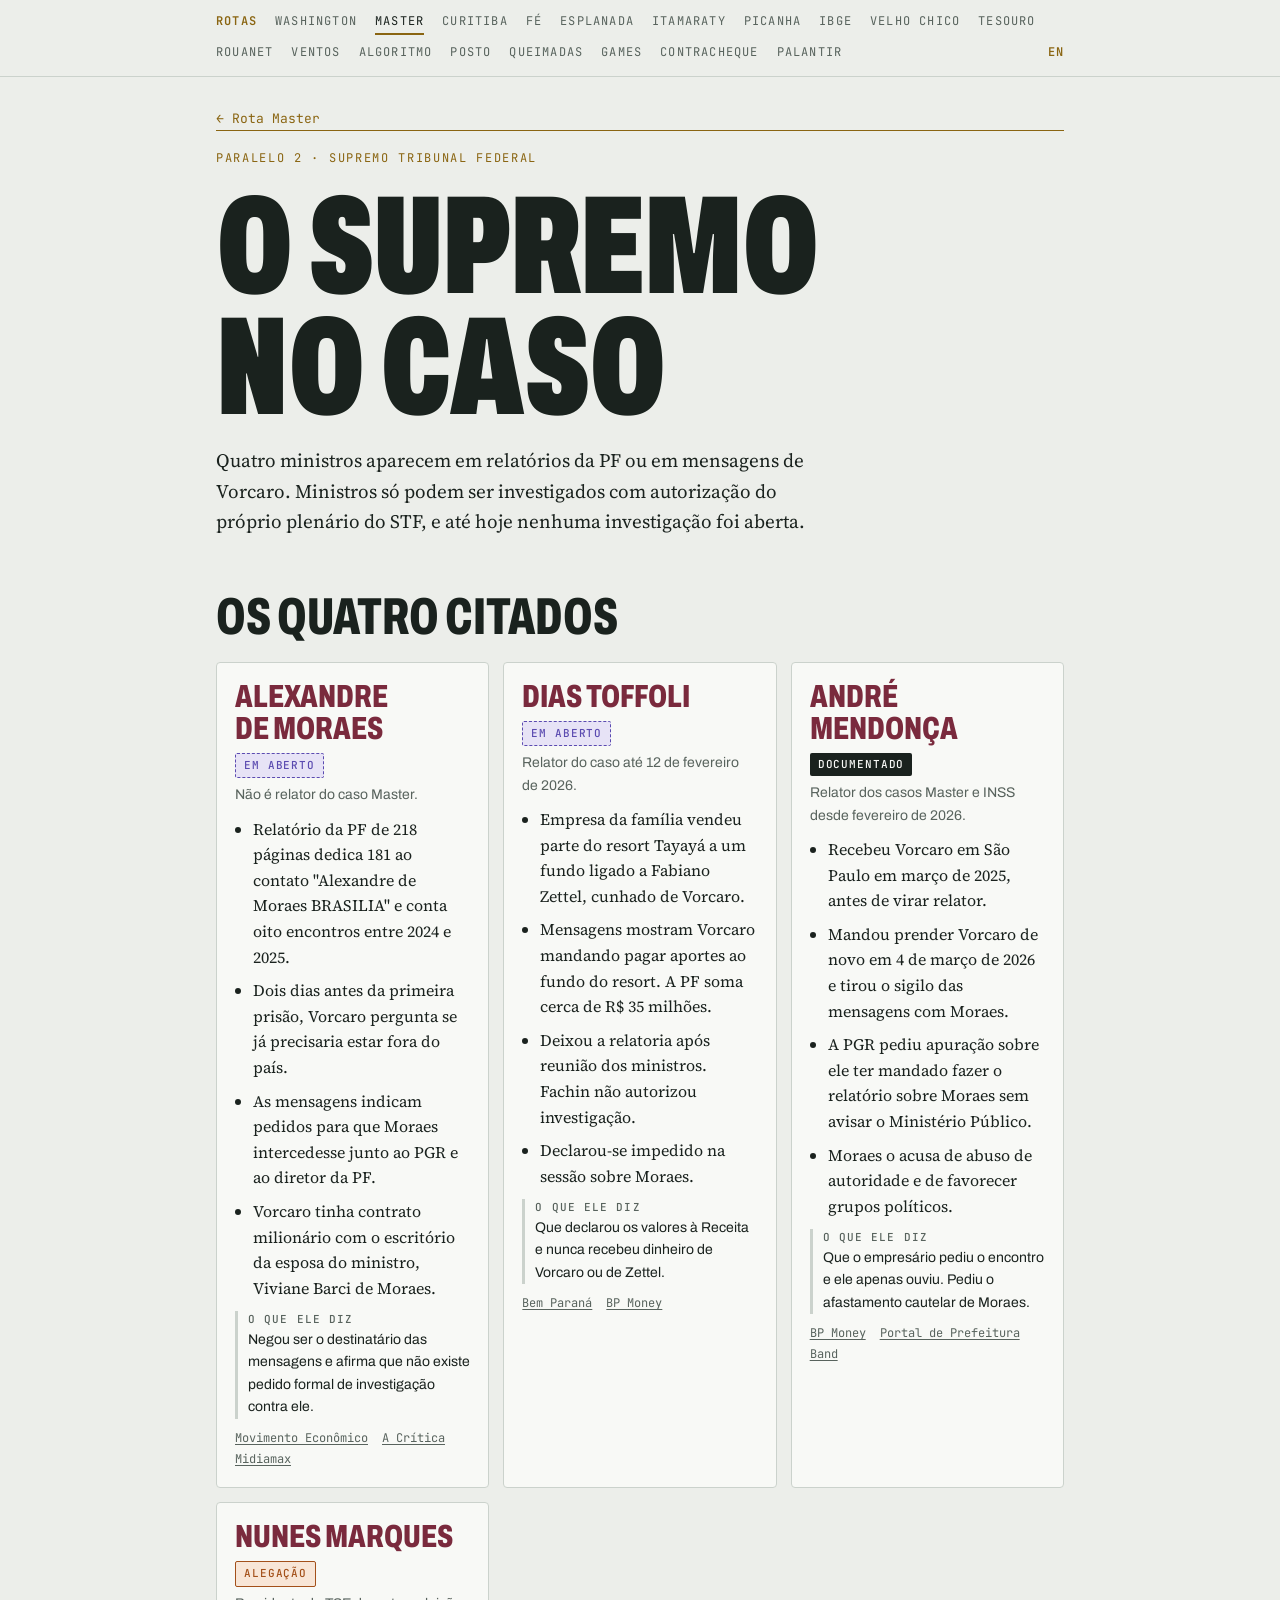
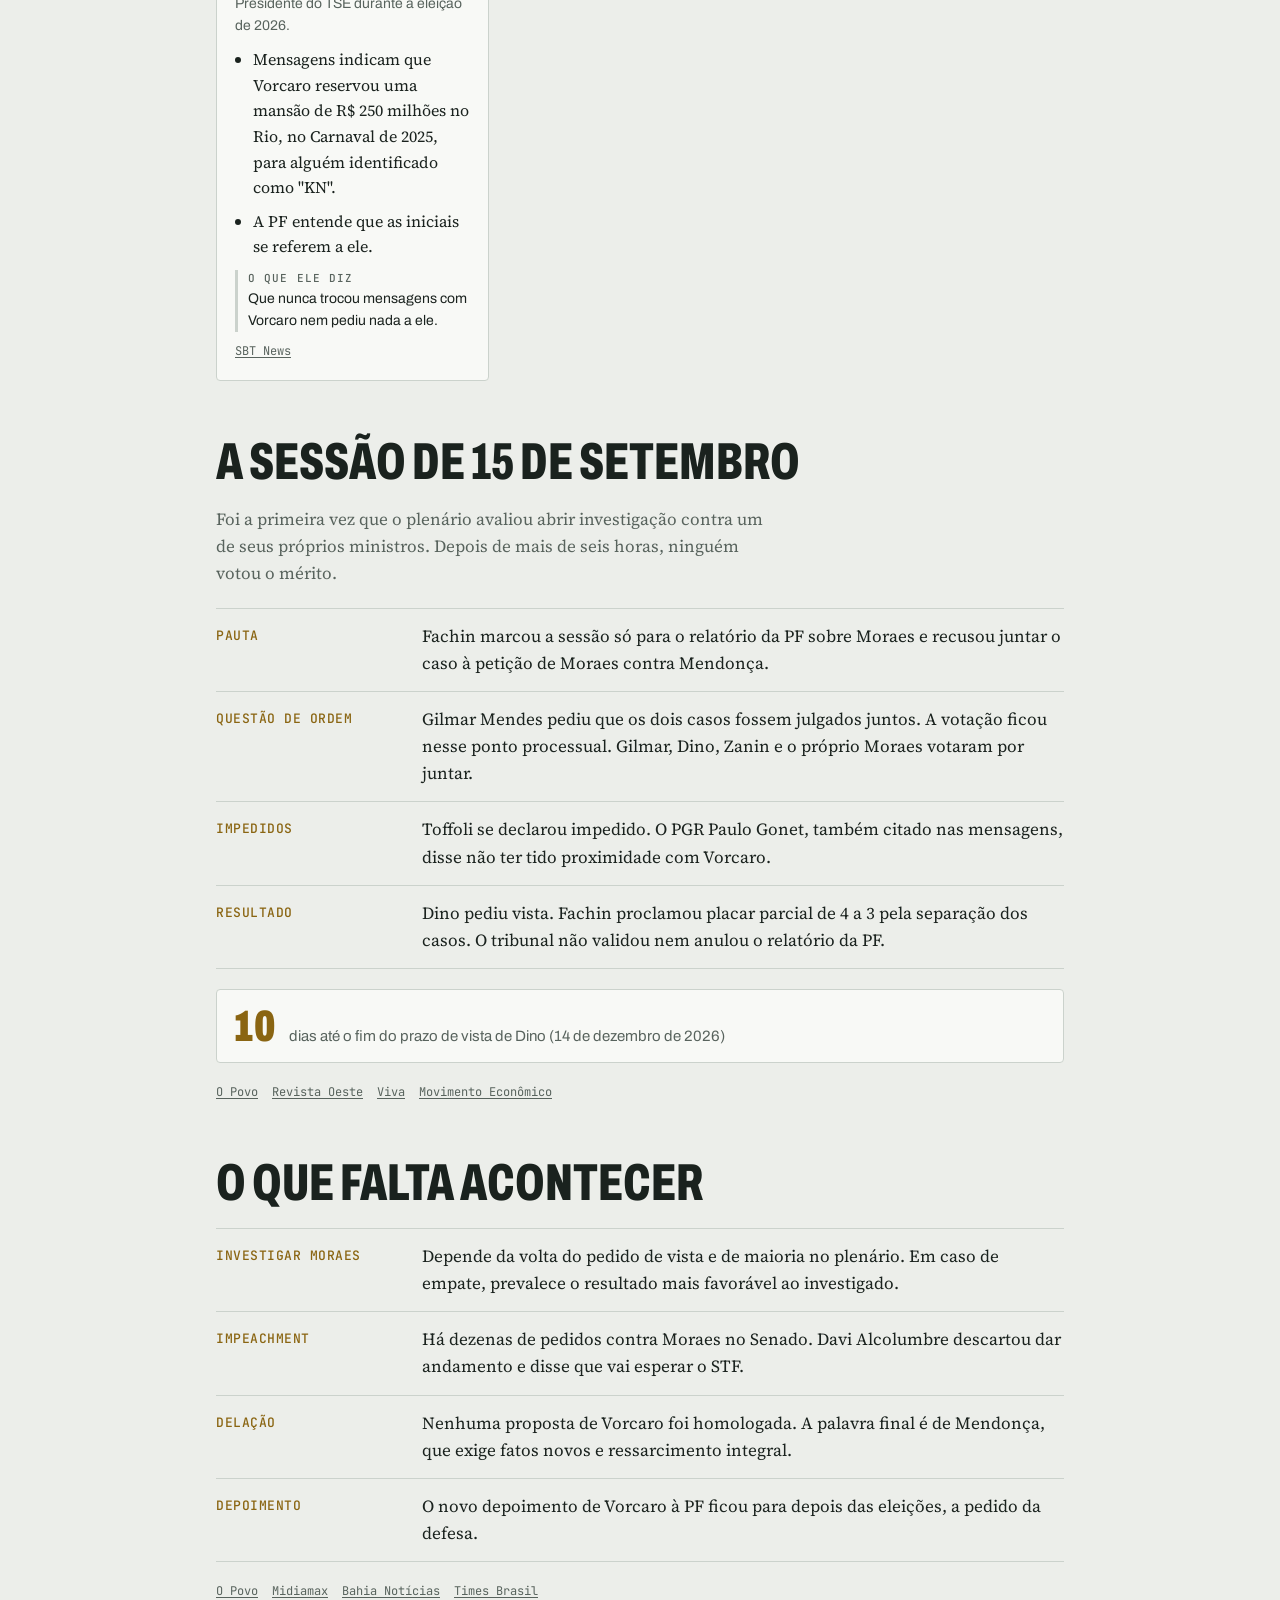
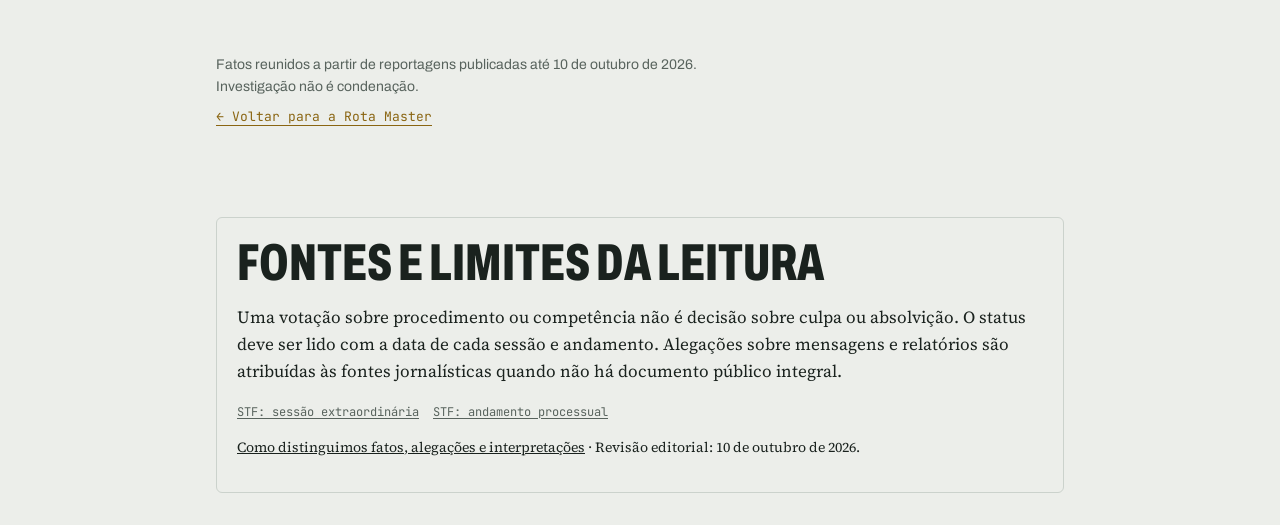
<file: stf.html>
<!doctype html>
<html lang="pt-BR"><head><meta charset="utf-8"><meta name="viewport" content="width=device-width, initial-scale=1, viewport-fit=cover">
<title>O Supremo no caso</title>
<meta name="description" content="O que a PF apontou sobre Moraes, Toffoli, Mendonça e Nunes Marques no caso Master, e como ficou a sessão de 15 de setembro.">
<style>:root{color-scheme:light;padding-top:env(safe-area-inset-top,0px);padding-bottom:env(safe-area-inset-bottom,0px)}img{max-width:100%}[hidden]{display:none!important}</style>
<link rel="preconnect" href="https://fonts.googleapis.com">
<link rel="stylesheet" href="https://fonts.googleapis.com/css2?family=Archivo:wdth,wght@62..125,400..900&family=Source+Serif+4:opsz,wght@8..60,400;8..60,600&family=JetBrains+Mono:wght@400;500;600&display=swap">
<link rel="stylesheet" href="estilo.css">
<style>
.hero{padding-block:32px 8px;display:grid;gap:18px}
h1{font-size:clamp(54px,13vw,116px)}
.bench{display:grid;grid-template-columns:repeat(auto-fit,minmax(260px,1fr));gap:14px}
.min{min-width:0;background:var(--paper);border:1px solid var(--line);border-radius:4px;padding:18px;display:grid;gap:10px;align-content:start}
.min .top{display:flex;justify-content:space-between;gap:8px;align-items:center;flex-wrap:wrap}
.min h3{font-family:var(--display);font-stretch:70%;font-weight:800;font-size:32px;line-height:1;text-transform:uppercase;margin:0;color:var(--c-stf)}
.min .role{font-family:var(--ui);font-size:14px;color:var(--muted);margin:-4px 0 0}
.min ul{margin:0;padding-left:18px;display:grid;gap:8px;font-size:16px}
.min .says{font-family:var(--ui);font-size:14px;border-left:3px solid var(--line);padding-left:10px;margin:0}
.min .says b{display:block;font-family:var(--mono);font-size:11px;letter-spacing:.1em;text-transform:uppercase;color:var(--muted);font-weight:500}
.steps{display:grid;border-top:1px solid var(--line)}
.steps .row{display:grid;grid-template-columns:190px 1fr;gap:16px;padding-block:14px;border-bottom:1px solid var(--line)}
.steps strong{font-family:var(--mono);font-size:13px;font-weight:500;letter-spacing:.04em;text-transform:uppercase;color:var(--accent);padding-top:3px}
.steps p{margin:0}
@media (max-width:620px){.steps .row{grid-template-columns:1fr;gap:4px}}
.clock{display:flex;flex-wrap:wrap;align-items:baseline;gap:6px 14px;background:var(--paper);border:1px solid var(--line);border-radius:4px;padding:14px 16px;font-family:var(--ui)}
.clock b{font-family:var(--display);font-stretch:70%;font-weight:900;font-size:44px;line-height:1;color:var(--accent);font-variant-numeric:tabular-nums}
.clock span{color:var(--muted);font-size:15px}
</style>
</head><body>
<style>/* barra comum das Rotas */.rotas-bar .rb-lang{margin-left:auto;color:var(--accent);font-weight:600}.rotas-bar{border-bottom:1px solid var(--line);background:var(--bg);font-family:var(--mono);font-size:12px;letter-spacing:.1em;text-transform:uppercase}.rotas-bar>div{max-width:880px;margin:0 auto;padding:10px 16px;display:flex;flex-wrap:wrap;align-items:center;gap:6px 18px}.rotas-bar a{color:var(--muted);text-decoration:none;padding-block:2px;border-bottom:2px solid transparent}.rotas-bar a:hover{color:var(--ink)}.rotas-bar a[aria-current]{color:var(--ink);border-bottom-color:var(--accent)}.rotas-bar .rb-home{color:var(--accent);font-weight:600}.rotas-bar a:focus-visible{outline:3px solid var(--accent);outline-offset:2px}</style><style>/* padrão das Rotas: formato detalhado */body{font-size:17px;line-height:1.6}h1{font-family:var(--display);font-stretch:62%;font-weight:900;font-size:clamp(60px,15vw,140px);line-height:.86;text-transform:uppercase;overflow-wrap:anywhere}h2{font-family:var(--display);font-stretch:66%;font-weight:800;font-size:clamp(34px,7vw,52px);line-height:.95;text-transform:uppercase}</style><nav class="rotas-bar" aria-label="Rotas"><div><a class="rb-home" href="https://fcarvalhodev.github.io/rotas/">Rotas</a><a href="https://fcarvalhodev.github.io/rota-washington/">Washington</a><a href="https://fcarvalhodev.github.io/rota-master/" aria-current="page">Master</a><a href="https://fcarvalhodev.github.io/rota-curitiba/">Curitiba</a><a href="https://fcarvalhodev.github.io/rota-da-fe/">Fé</a><a href="https://fcarvalhodev.github.io/rota-esplanada/">Esplanada</a><a href="https://fcarvalhodev.github.io/rota-itamaraty/">Itamaraty</a><a href="https://fcarvalhodev.github.io/rota-da-picanha/">Picanha</a><a href="https://fcarvalhodev.github.io/rota-do-ibge/">IBGE</a><a href="https://fcarvalhodev.github.io/rota-velho-chico/">Velho Chico</a><a href="https://fcarvalhodev.github.io/rota-do-tesouro/">Tesouro</a><a href="https://fcarvalhodev.github.io/rota-rouanet/">Rouanet</a><a href="https://fcarvalhodev.github.io/rota-dos-ventos/">Ventos</a><a href="https://fcarvalhodev.github.io/rota-do-algoritmo/">Algoritmo</a><a href="https://fcarvalhodev.github.io/rota-do-posto/">Posto</a><a href="https://fcarvalhodev.github.io/rota-das-queimadas/">Queimadas</a><a href="https://fcarvalhodev.github.io/rota-dos-games/">Games</a><a href="https://fcarvalhodev.github.io/rota-do-contracheque/">Contracheque</a><a href="https://fcarvalhodev.github.io/rota-palantir/">Palantir</a><a class="rb-lang" href="en/stf.html" hreflang="en" lang="en">EN</a></div></nav>


<header class="wrap hero">
  <a class="back" href="./">← Rota Master</a>
  <div class="kicker">Paralelo 2 · Supremo Tribunal Federal</div>
  <h1>O Supremo<br>no caso</h1>
  <p class="lede">Quatro ministros aparecem em relatórios da PF ou em mensagens de Vorcaro. Ministros só podem ser investigados com autorização do próprio plenário do STF, e até hoje nenhuma investigação foi aberta.</p>
</header>

<main class="wrap">
  <section class="sec" aria-labelledby="h-b">
    <h2 id="h-b">Os quatro citados</h2>
    <div class="bench">
      <article class="min">
        <div class="top"><h3>Alexandre de Moraes</h3><span class="ev open">Em aberto</span></div>
        <p class="role">Não é relator do caso Master.</p>
        <ul>
          <li>Relatório da PF de 218 páginas dedica 181 ao contato "Alexandre de Moraes BRASILIA" e conta oito encontros entre 2024 e 2025.</li>
          <li>Dois dias antes da primeira prisão, Vorcaro pergunta se já precisaria estar fora do país.</li>
          <li>As mensagens indicam pedidos para que Moraes intercedesse junto ao PGR e ao diretor da PF.</li>
          <li>Vorcaro tinha contrato milionário com o escritório da esposa do ministro, Viviane Barci de Moraes.</li>
        </ul>
        <p class="says"><b>O que ele diz</b>Negou ser o destinatário das mensagens e afirma que não existe pedido formal de investigação contra ele.</p>
        <div class="src"><a href="https://movimentoeconomico.com.br/?p=128453" target="_blank" rel="noopener">Movimento Econômico</a><a href="https://acritica.net/politica/oposicao-protocola-novos-pedidos-de-impeachment-contra-alexandre-de-moraes/" target="_blank" rel="noopener">A Crítica</a><a href="https://midiamax.com.br/brasil/2026/nao-existe-pedido-investigacao-moraes-questiona-julgamento-vinculo-vorcaro/" target="_blank" rel="noopener">Midiamax</a></div>
      </article>
      <article class="min">
        <div class="top"><h3>Dias Toffoli</h3><span class="ev open">Em aberto</span></div>
        <p class="role">Relator do caso até 12 de fevereiro de 2026.</p>
        <ul>
          <li>Empresa da família vendeu parte do resort Tayayá a um fundo ligado a Fabiano Zettel, cunhado de Vorcaro.</li>
          <li>Mensagens mostram Vorcaro mandando pagar aportes ao fundo do resort. A PF soma cerca de R$ 35 milhões.</li>
          <li>Deixou a relatoria após reunião dos ministros. Fachin não autorizou investigação.</li>
          <li>Declarou-se impedido na sessão sobre Moraes.</li>
        </ul>
        <p class="says"><b>O que ele diz</b>Que declarou os valores à Receita e nunca recebeu dinheiro de Vorcaro ou de Zettel.</p>
        <div class="src"><a href="https://www.bemparana.com.br/noticias/politica/elos-com-vorcaro-pressionam-toffoli-no-stf-entenda-suspeitas/" target="_blank" rel="noopener">Bem Paraná</a><a href="https://bpmoney.com.br/?p=392918" target="_blank" rel="noopener">BP Money</a></div>
      </article>
      <article class="min">
        <div class="top"><h3>André Mendonça</h3><span class="ev doc">Documentado</span></div>
        <p class="role">Relator dos casos Master e INSS desde fevereiro de 2026.</p>
        <ul>
          <li>Recebeu Vorcaro em São Paulo em março de 2025, antes de virar relator.</li>
          <li>Mandou prender Vorcaro de novo em 4 de março de 2026 e tirou o sigilo das mensagens com Moraes.</li>
          <li>A PGR pediu apuração sobre ele ter mandado fazer o relatório sobre Moraes sem avisar o Ministério Público.</li>
          <li>Moraes o acusa de abuso de autoridade e de favorecer grupos políticos.</li>
        </ul>
        <p class="says"><b>O que ele diz</b>Que o empresário pediu o encontro e ele apenas ouviu. Pediu o afastamento cautelar de Moraes.</p>
        <div class="src"><a href="https://bpmoney.com.br/?p=420024" target="_blank" rel="noopener">BP Money</a><a href="https://portaldeprefeitura.com.br/tags/andre-mendonca/p/3/" target="_blank" rel="noopener">Portal de Prefeitura</a><a href="https://www.band.com.br/politica/mendonca-pede-a-fachin-afastamento-de-moraes-do-stf" target="_blank" rel="noopener">Band</a></div>
      </article>
      <article class="min">
        <div class="top"><h3>Nunes Marques</h3><span class="ev alleg">Alegação</span></div>
        <p class="role">Presidente do TSE durante a eleição de 2026.</p>
        <ul>
          <li>Mensagens indicam que Vorcaro reservou uma mansão de R$ 250 milhões no Rio, no Carnaval de 2025, para alguém identificado como "KN".</li>
          <li>A PF entende que as iniciais se referem a ele.</li>
        </ul>
        <p class="says"><b>O que ele diz</b>Que nunca trocou mensagens com Vorcaro nem pediu nada a ele.</p>
        <div class="src"><a href="https://sbtnews.sbt.com.br/noticia/politica/vorcaro-alugou-casa-de-r-250-mi-para-ministro-kn-no-rio" target="_blank" rel="noopener">SBT News</a></div>
      </article>
    </div>
  </section>

  <section class="sec" aria-labelledby="h-s">
    <h2 id="h-s">A sessão de 15 de setembro</h2>
    <p class="sec-intro">Foi a primeira vez que o plenário avaliou abrir investigação contra um de seus próprios ministros. Depois de mais de seis horas, ninguém votou o mérito.</p>
    <div class="steps">
      <div class="row"><strong>Pauta</strong><p>Fachin marcou a sessão só para o relatório da PF sobre Moraes e recusou juntar o caso à petição de Moraes contra Mendonça.</p></div>
      <div class="row"><strong>Questão de ordem</strong><p>Gilmar Mendes pediu que os dois casos fossem julgados juntos. A votação ficou nesse ponto processual. Gilmar, Dino, Zanin e o próprio Moraes votaram por juntar.</p></div>
      <div class="row"><strong>Impedidos</strong><p>Toffoli se declarou impedido. O PGR Paulo Gonet, também citado nas mensagens, disse não ter tido proximidade com Vorcaro.</p></div>
      <div class="row"><strong>Resultado</strong><p>Dino pediu vista. Fachin proclamou placar parcial de 4 a 3 pela separação dos casos. O tribunal não validou nem anulou o relatório da PF.</p></div>
    </div>
    <div class="clock" aria-live="polite"><b id="vista">66</b><span id="vista-t">dias até o fim do prazo de vista de Dino (14 de dezembro de 2026)</span></div>
    <div class="src"><a href="https://mais.opovo.com.br/jornal/politica/2026/09/15/supremo-adia-definicao-sobre-moraes-mas-escancara-fraturas-em-sessao-historica.html" target="_blank" rel="noopener">O Povo</a><a href="https://revistaoeste.com/politica/sessao-do-stf-acaba-sem-definicao/" target="_blank" rel="noopener">Revista Oeste</a><a href="https://viva.com.br/cidadania-e-direitos/com-pedido-de-vista-de-dino-julgamento-no-stf-e-suspenso-sem-definicao.html" target="_blank" rel="noopener">Viva</a><a href="https://movimentoeconomico.com.br/?p=128453" target="_blank" rel="noopener">Movimento Econômico</a></div>
  </section>

  <section class="sec" aria-labelledby="h-n">
    <h2 id="h-n">O que falta acontecer</h2>
    <div class="steps">
      <div class="row"><strong>Investigar Moraes</strong><p>Depende da volta do pedido de vista e de maioria no plenário. Em caso de empate, prevalece o resultado mais favorável ao investigado.</p></div>
      <div class="row"><strong>Impeachment</strong><p>Há dezenas de pedidos contra Moraes no Senado. Davi Alcolumbre descartou dar andamento e disse que vai esperar o STF.</p></div>
      <div class="row"><strong>Delação</strong><p>Nenhuma proposta de Vorcaro foi homologada. A palavra final é de Mendonça, que exige fatos novos e ressarcimento integral.</p></div>
      <div class="row"><strong>Depoimento</strong><p>O novo depoimento de Vorcaro à PF ficou para depois das eleições, a pedido da defesa.</p></div>
    </div>
    <div class="src"><a href="https://mais.opovo.com.br/jornal/politica/2026/09/15/supremo-adia-definicao-sobre-moraes-mas-escancara-fraturas-em-sessao-historica.html" target="_blank" rel="noopener">O Povo</a><a href="https://midiamax.com.br/brasil/2026/mendonca-pede-fachin-sessao-stf-discutir-mensagens-vorcaro-moraes-apontadas-pf/" target="_blank" rel="noopener">Midiamax</a><a href="https://www.bahianoticias.com.br/folha/noticia/393526-andre-mendonca-resiste-a-acordo-de-delacao-de-vorcaro-apesar-de-negociacao-com-pgr" target="_blank" rel="noopener">Bahia Notícias</a><a href="https://timesbrasil.com.br/brasil/operacoes-da-pf/exclusivo-depoimento-de-vorcaro-a-pf-sera-somente-apos-as-eleicoes/" target="_blank" rel="noopener">Times Brasil</a></div>
  </section>

  <footer>
    <p>Fatos reunidos a partir de reportagens publicadas até 10 de outubro de 2026. Investigação não é condenação.</p>
    <p><a class="back" href="./">← Voltar para a Rota Master</a></p>
  </footer>

<section id="fontes-revisao" aria-labelledby="h-fontes-revisao" style="margin-block:32px;padding:20px;border:1px solid var(--line);border-radius:6px">
<h2 id="h-fontes-revisao">Fontes e limites da leitura</h2>
<p>Uma votação sobre procedimento ou competência não é decisão sobre culpa ou absolvição. O status deve ser lido com a data de cada sessão e andamento. Alegações sobre mensagens e relatórios são atribuídas às fontes jornalísticas quando não há documento público integral.</p>
<div class="src"><a href="https://noticias.stf.jus.br/postsnoticias/presidente-do-stf-reforca-importancia-institucional-e-historica-da-corte-em-sessao-extraordinaria/" target="_blank" rel="noopener">STF: sessão extraordinária</a><a href="https://portal.stf.jus.br/processos/abaAndamentos.asp?incidente=7687920" target="_blank" rel="noopener">STF: andamento processual</a></div>
<p style="font-size:14px"><a href="https://fcarvalhodev.github.io/rotas/metodologia.html">Como distinguimos fatos, alegações e interpretações</a> · Revisão editorial: 10 de outubro de 2026.</p>
</section>
</main>
<script>
(function(){const end=Date.UTC(2026,11,14,3),d=Math.ceil((end-Date.now())/864e5);
 const b=document.getElementById("vista"),t=document.getElementById("vista-t");
 if(d>0){b.textContent=d}else{b.textContent="0";t.textContent="O prazo de vista de Dino (14 de dezembro de 2026) já terminou."}})();
</script>
</body></html>
</file>
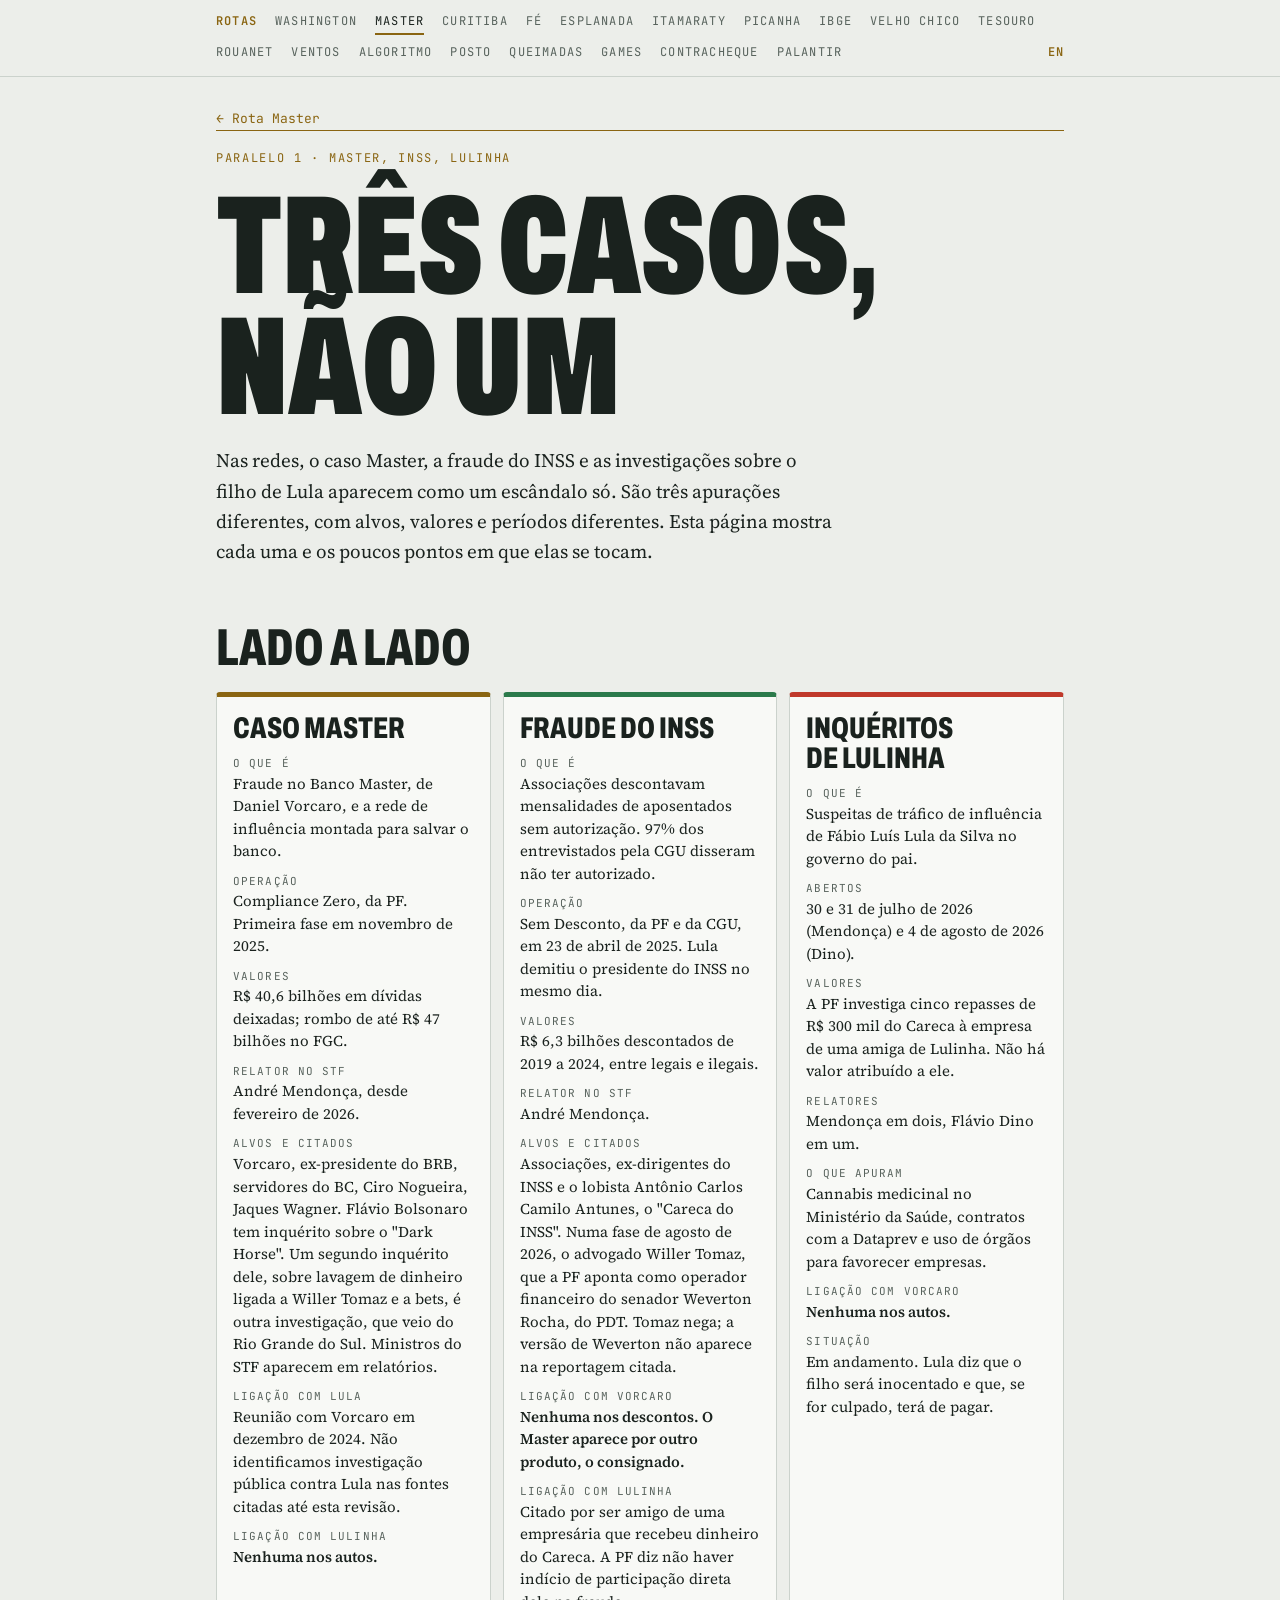
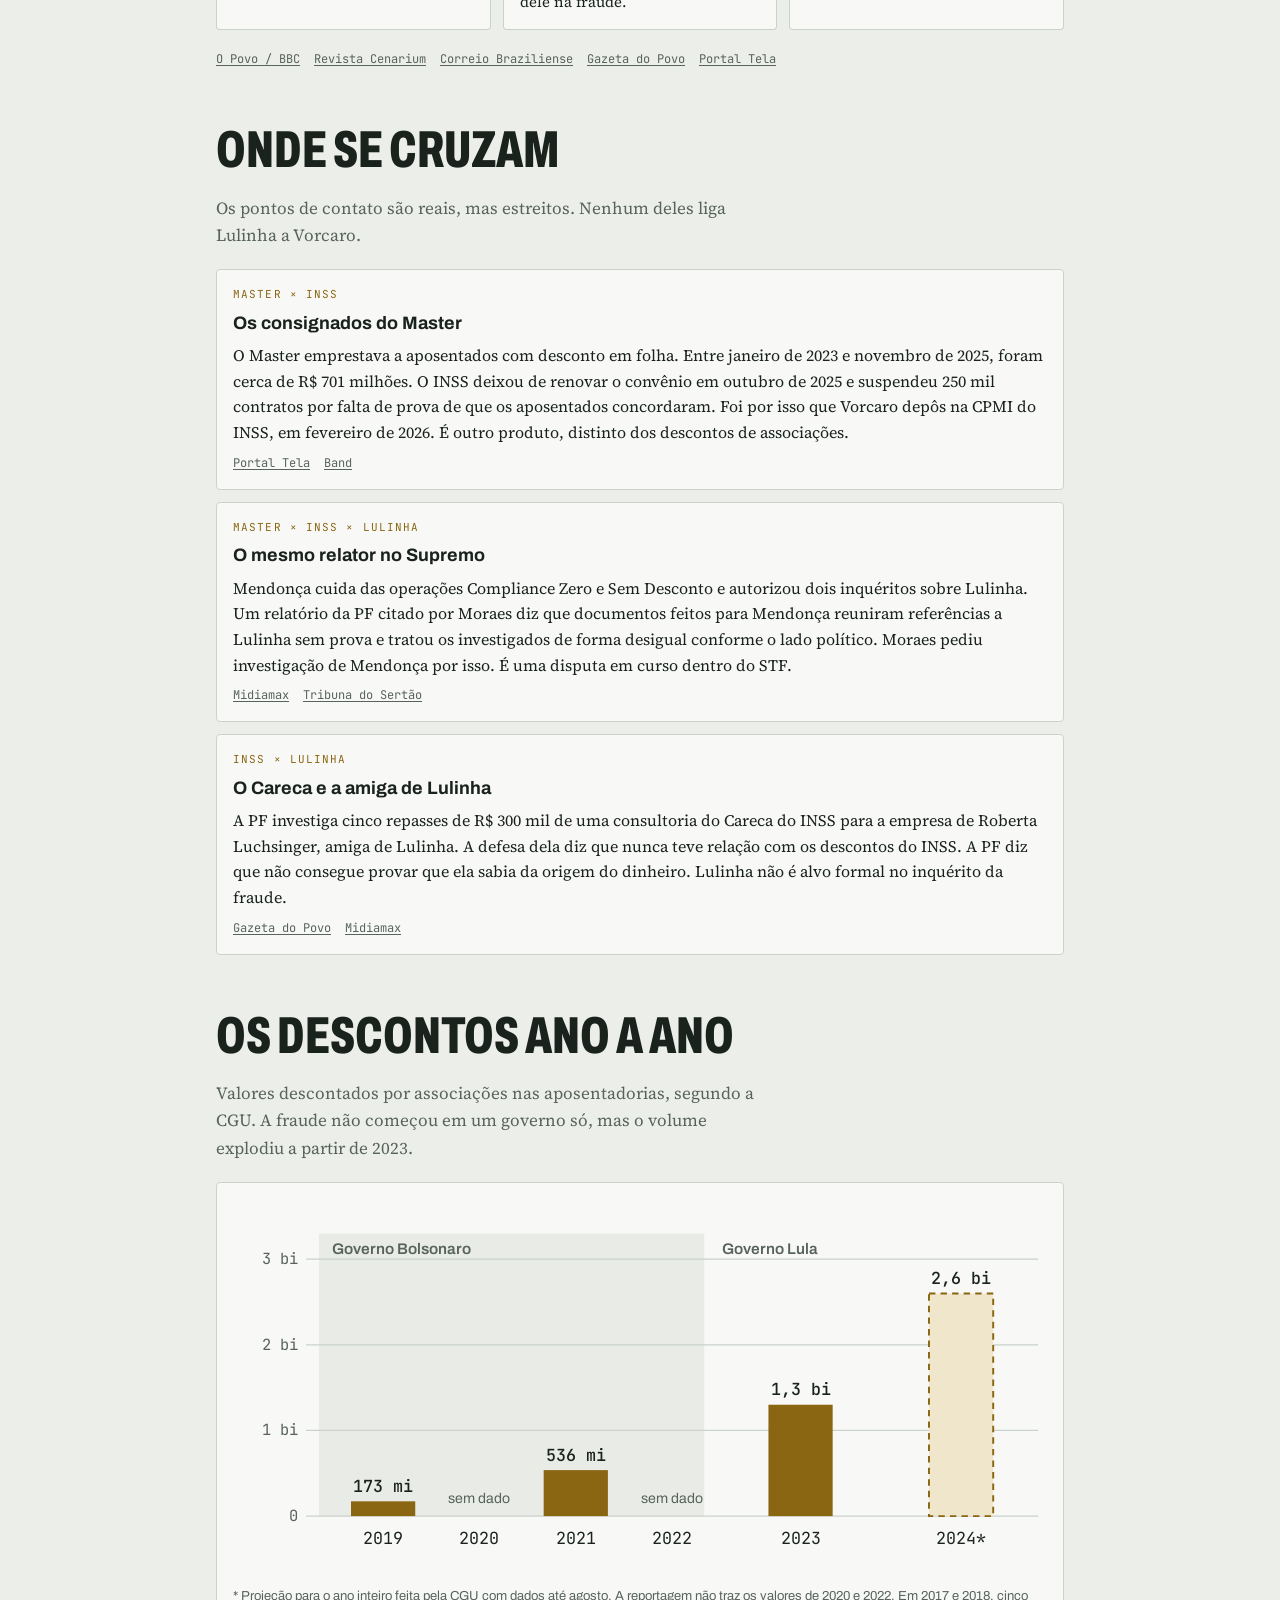
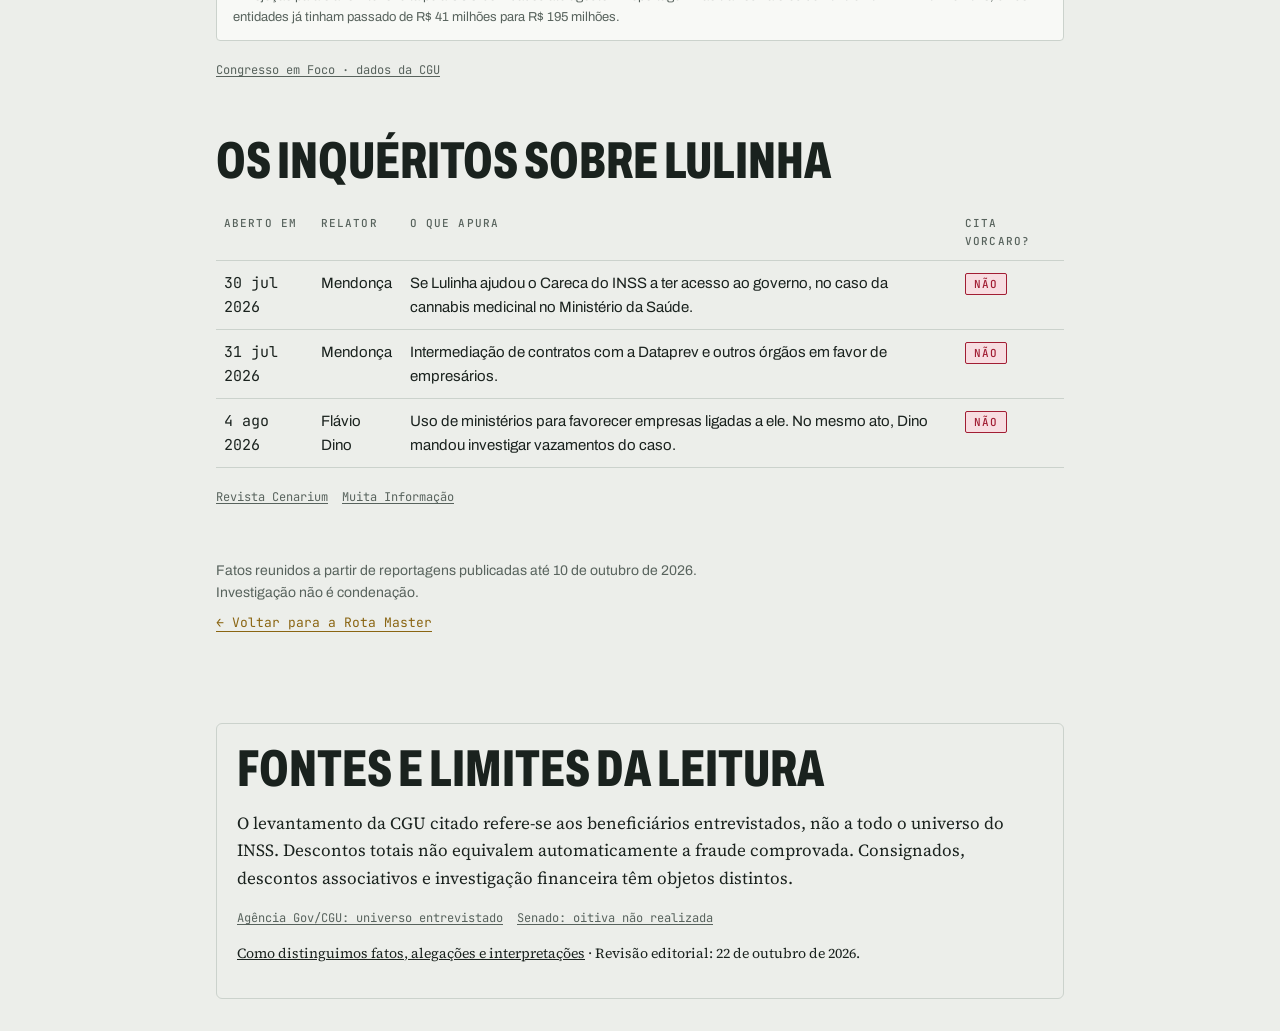
<file: tres-casos.html>
<!doctype html>
<html lang="pt-BR"><head><meta charset="utf-8"><meta name="viewport" content="width=device-width, initial-scale=1, viewport-fit=cover">
<title>Três casos, não um</title>
<meta name="description" content="Caso Master, fraude do INSS e inquéritos de Lulinha: o que é cada um, onde se cruzam e onde não.">
<style>:root{color-scheme:light;padding-top:env(safe-area-inset-top,0px);padding-bottom:env(safe-area-inset-bottom,0px)}img{max-width:100%}[hidden]{display:none!important}</style>
<link rel="preconnect" href="https://fonts.googleapis.com">
<link rel="stylesheet" href="https://fonts.googleapis.com/css2?family=Archivo:wdth,wght@62..125,400..900&family=Source+Serif+4:opsz,wght@8..60,400;8..60,600&family=JetBrains+Mono:wght@400;500;600&display=swap">
<link rel="stylesheet" href="estilo.css">
<style>
.hero{padding-block:32px 8px;display:grid;gap:18px}
h1{font-size:clamp(54px,13vw,116px)}
.cases{display:grid;grid-template-columns:repeat(3,minmax(0,1fr));gap:12px}
.case{min-width:0;background:var(--paper);border:1px solid var(--line);border-top:5px solid var(--c);border-radius:4px;padding:16px;display:grid;gap:12px;align-content:start}
.case h3{font-family:var(--display);font-stretch:70%;font-weight:800;font-size:30px;line-height:1;text-transform:uppercase;margin:0}
.case dl{margin:0;display:grid;gap:10px}
.case dt{font-family:var(--mono);font-size:11px;letter-spacing:.1em;text-transform:uppercase;color:var(--muted)}
.case dd{margin:0;font-size:15px;line-height:1.5}
.case dd.hl{font-weight:600}
@media (max-width:760px){.cases{grid-template-columns:1fr}}
.cross{display:grid;gap:12px}
.x{background:var(--paper);border:1px solid var(--line);border-radius:4px;padding:16px;display:grid;gap:8px}
.x .tag{font-family:var(--mono);font-size:11px;letter-spacing:.1em;text-transform:uppercase;color:var(--accent)}
.x h3{margin:0;font-size:18px;line-height:1.3}
.x p{margin:0;font-size:16px}
.chart{background:var(--paper);border:1px solid var(--line);border-radius:4px;padding:12px}
.chart svg{display:block;width:100%;height:auto}
.chart .ax{font-family:var(--mono);font-size:12px;fill:var(--muted)}
.chart .grid{stroke:var(--line);stroke-width:1}
.chart .bar{fill:var(--accent)}
.chart .bar.proj{fill:var(--accent-soft);stroke:var(--accent);stroke-width:1.5;stroke-dasharray:5 4}
.chart .val{font-family:var(--mono);font-size:13px;fill:var(--ink);text-anchor:middle;font-weight:500}
.chart .yr{font-family:var(--mono);font-size:13px;fill:var(--ink);text-anchor:middle}
.chart .gap{font-family:var(--ui);font-size:11px;fill:var(--muted);text-anchor:middle}
.chart .band{fill:var(--line);opacity:.35}
.chart .gov{font-family:var(--ui);font-size:12px;fill:var(--muted);font-weight:600}
.note{font-family:var(--ui);font-size:13px;color:var(--muted);margin:6px 4px 0}
</style>
</head><body>
<style>/* barra comum das Rotas */.rotas-bar .rb-lang{margin-left:auto;color:var(--accent);font-weight:600}.rotas-bar{border-bottom:1px solid var(--line);background:var(--bg);font-family:var(--mono);font-size:12px;letter-spacing:.1em;text-transform:uppercase}.rotas-bar>div{max-width:880px;margin:0 auto;padding:10px 16px;display:flex;flex-wrap:wrap;align-items:center;gap:6px 18px}.rotas-bar a{color:var(--muted);text-decoration:none;padding-block:2px;border-bottom:2px solid transparent}.rotas-bar a:hover{color:var(--ink)}.rotas-bar a[aria-current]{color:var(--ink);border-bottom-color:var(--accent)}.rotas-bar .rb-home{color:var(--accent);font-weight:600}.rotas-bar a:focus-visible{outline:3px solid var(--accent);outline-offset:2px}</style><style>/* padrão das Rotas: formato detalhado */body{font-size:17px;line-height:1.6}h1{font-family:var(--display);font-stretch:62%;font-weight:900;font-size:clamp(60px,15vw,140px);line-height:.86;text-transform:uppercase;overflow-wrap:anywhere}h2{font-family:var(--display);font-stretch:66%;font-weight:800;font-size:clamp(34px,7vw,52px);line-height:.95;text-transform:uppercase}</style><nav class="rotas-bar" aria-label="Rotas"><div><a class="rb-home" href="https://fcarvalhodev.github.io/rotas/">Rotas</a><a href="https://fcarvalhodev.github.io/rota-washington/">Washington</a><a href="https://fcarvalhodev.github.io/rota-master/" aria-current="page">Master</a><a href="https://fcarvalhodev.github.io/rota-curitiba/">Curitiba</a><a href="https://fcarvalhodev.github.io/rota-da-fe/">Fé</a><a href="https://fcarvalhodev.github.io/rota-esplanada/">Esplanada</a><a href="https://fcarvalhodev.github.io/rota-itamaraty/">Itamaraty</a><a href="https://fcarvalhodev.github.io/rota-da-picanha/">Picanha</a><a href="https://fcarvalhodev.github.io/rota-do-ibge/">IBGE</a><a href="https://fcarvalhodev.github.io/rota-velho-chico/">Velho Chico</a><a href="https://fcarvalhodev.github.io/rota-do-tesouro/">Tesouro</a><a href="https://fcarvalhodev.github.io/rota-rouanet/">Rouanet</a><a href="https://fcarvalhodev.github.io/rota-dos-ventos/">Ventos</a><a href="https://fcarvalhodev.github.io/rota-do-algoritmo/">Algoritmo</a><a href="https://fcarvalhodev.github.io/rota-do-posto/">Posto</a><a href="https://fcarvalhodev.github.io/rota-das-queimadas/">Queimadas</a><a href="https://fcarvalhodev.github.io/rota-dos-games/">Games</a><a href="https://fcarvalhodev.github.io/rota-do-contracheque/">Contracheque</a><a href="https://fcarvalhodev.github.io/rota-palantir/">Palantir</a><a class="rb-lang" href="en/tres-casos.html" hreflang="en" lang="en">EN</a></div></nav>


<header class="wrap hero">
  <a class="back" href="./">← Rota Master</a>
  <div class="kicker">Paralelo 1 · Master, INSS, Lulinha</div>
  <h1>Três casos,<br>não um</h1>
  <p class="lede">Nas redes, o caso Master, a fraude do INSS e as investigações sobre o filho de Lula aparecem como um escândalo só. São três apurações diferentes, com alvos, valores e períodos diferentes. Esta página mostra cada uma e os poucos pontos em que elas se tocam.</p>
</header>

<main class="wrap">
  <section class="sec" aria-labelledby="h-cmp">
    <h2 id="h-cmp">Lado a lado</h2>
    <div class="cases">
      <article class="case" style="--c:var(--c-vorcaro)">
        <h3>Caso Master</h3>
        <dl>
          <div><dt>O que é</dt><dd>Fraude no Banco Master, de Daniel Vorcaro, e a rede de influência montada para salvar o banco.</dd></div>
          <div><dt>Operação</dt><dd>Compliance Zero, da PF. Primeira fase em novembro de 2025.</dd></div>
          <div><dt>Valores</dt><dd class="num">R$ 40,6 bilhões em dívidas deixadas; rombo de até R$ 47 bilhões no FGC.</dd></div>
          <div><dt>Relator no STF</dt><dd>André Mendonça, desde fevereiro de 2026.</dd></div>
          <div><dt>Alvos e citados</dt><dd>Vorcaro, ex-presidente do BRB, servidores do BC, Ciro Nogueira, Jaques Wagner. Flávio Bolsonaro tem inquérito sobre o "Dark Horse". Um segundo inquérito dele, sobre lavagem de dinheiro ligada a Willer Tomaz e a bets, é outra investigação, que veio do Rio Grande do Sul. Ministros do STF aparecem em relatórios.</dd></div>
          <div><dt>Ligação com Lula</dt><dd>Reunião com Vorcaro em dezembro de 2024. Não identificamos investigação pública contra Lula nas fontes citadas até esta revisão.</dd></div>
          <div><dt>Ligação com Lulinha</dt><dd class="hl">Nenhuma nos autos.</dd></div>
        </dl>
      </article>
      <article class="case" style="--c:var(--c-centrao)">
        <h3>Fraude do INSS</h3>
        <dl>
          <div><dt>O que é</dt><dd>Associações descontavam mensalidades de aposentados sem autorização. 97% dos entrevistados pela CGU disseram não ter autorizado.</dd></div>
          <div><dt>Operação</dt><dd>Sem Desconto, da PF e da CGU, em 23 de abril de 2025. Lula demitiu o presidente do INSS no mesmo dia.</dd></div>
          <div><dt>Valores</dt><dd class="num">R$ 6,3 bilhões descontados de 2019 a 2024, entre legais e ilegais.</dd></div>
          <div><dt>Relator no STF</dt><dd>André Mendonça.</dd></div>
          <div><dt>Alvos e citados</dt><dd>Associações, ex-dirigentes do INSS e o lobista Antônio Carlos Camilo Antunes, o "Careca do INSS". Numa fase de agosto de 2026, o advogado Willer Tomaz, que a PF aponta como operador financeiro do senador Weverton Rocha, do PDT. Tomaz nega; a versão de Weverton não aparece na reportagem citada.</dd></div>
          <div><dt>Ligação com Vorcaro</dt><dd class="hl">Nenhuma nos descontos. O Master aparece por outro produto, o consignado.</dd></div>
          <div><dt>Ligação com Lulinha</dt><dd>Citado por ser amigo de uma empresária que recebeu dinheiro do Careca. A PF diz não haver indício de participação direta dele na fraude.</dd></div>
        </dl>
      </article>
      <article class="case" style="--c:var(--c-gov)">
        <h3>Inquéritos de Lulinha</h3>
        <dl>
          <div><dt>O que é</dt><dd>Suspeitas de tráfico de influência de Fábio Luís Lula da Silva no governo do pai.</dd></div>
          <div><dt>Abertos</dt><dd>30 e 31 de julho de 2026 (Mendonça) e 4 de agosto de 2026 (Dino).</dd></div>
          <div><dt>Valores</dt><dd class="num">A PF investiga cinco repasses de R$ 300 mil do Careca à empresa de uma amiga de Lulinha. Não há valor atribuído a ele.</dd></div>
          <div><dt>Relatores</dt><dd>Mendonça em dois, Flávio Dino em um.</dd></div>
          <div><dt>O que apuram</dt><dd>Cannabis medicinal no Ministério da Saúde, contratos com a Dataprev e uso de órgãos para favorecer empresas.</dd></div>
          <div><dt>Ligação com Vorcaro</dt><dd class="hl">Nenhuma nos autos.</dd></div>
          <div><dt>Situação</dt><dd>Em andamento. Lula diz que o filho será inocentado e que, se for culpado, terá de pagar.</dd></div>
        </dl>
      </article>
    </div>
    <div class="src">
      <a href="https://www.opovo.com.br/agencia/bbc/2025/04/23/o-que-se-sabe-sobre-fraude-no-inss-que-levou-lula-a-demitir-presidente-do-orgao.html" target="_blank" rel="noopener">O Povo / BBC</a>
      <a href="https://revistacenarium.com.br/understanding-the-investigations-authorized-by-the-stf-against-lulinha/" target="_blank" rel="noopener">Revista Cenarium</a>
      <a href="https://edicao.correiobraziliense.com.br/correiobraziliense/2026/07/31/13594c/pdf/A02-POL-3107-DIG.pdf" target="_blank" rel="noopener">Correio Braziliense</a>
      <a href="https://www.gazetadopovo.com.br/republica/pf-aponta-repasses-do-careca-para-empresa-de-amiga-de-lulinha/" target="_blank" rel="noopener">Gazeta do Povo</a>
      <a href="https://www.portaltela.com/brasil/2026/08/28/vorcaro-presta-depoimento-por-4h30-a-policia-federal-sobre-caso-master/" target="_blank" rel="noopener">Portal Tela</a>
    </div>
  </section>

  <section class="sec" aria-labelledby="h-x">
    <h2 id="h-x">Onde se cruzam</h2>
    <p class="sec-intro">Os pontos de contato são reais, mas estreitos. Nenhum deles liga Lulinha a Vorcaro.</p>
    <div class="cross">
      <article class="x"><span class="tag">Master × INSS</span><h3>Os consignados do Master</h3>
        <p>O Master emprestava a aposentados com desconto em folha. Entre janeiro de 2023 e novembro de 2025, foram cerca de R$ 701 milhões. O INSS deixou de renovar o convênio em outubro de 2025 e suspendeu 250 mil contratos por falta de prova de que os aposentados concordaram. Foi por isso que Vorcaro depôs na CPMI do INSS, em fevereiro de 2026. É outro produto, distinto dos descontos de associações.</p>
        <div class="src"><a href="https://www.portaltela.com/noticias/economia/2026/03/23/alvo-da-cpmi-movimentou-r-700-milhoes-em-consignados-para-aposentados/" target="_blank" rel="noopener">Portal Tela</a><a href="https://www.band.com.br/radio-bandeirantes/noticias/cpmi-do-inss-antecipa-depoimento-de-daniel-vorcaro-202602190836" target="_blank" rel="noopener">Band</a></div></article>
      <article class="x"><span class="tag">Master × INSS × Lulinha</span><h3>O mesmo relator no Supremo</h3>
        <p>Mendonça cuida das operações Compliance Zero e Sem Desconto e autorizou dois inquéritos sobre Lulinha. Um relatório da PF citado por Moraes diz que documentos feitos para Mendonça reuniram referências a Lulinha sem prova e tratou os investigados de forma desigual conforme o lado político. Moraes pediu investigação de Mendonça por isso. É uma disputa em curso dentro do STF.</p>
        <div class="src"><a href="https://midiamax.com.br/brasil/2026/pf-aponta-imputacao-sem-lastro-contra-lulinha-relatorio-mendonca/" target="_blank" rel="noopener">Midiamax</a><a href="https://tribunadosertao.com.br/poder-e-governo/2026/08/01/950970-inquerito-de-lulinha-eleva-atrito-entre-pf-e-mendonca-relator-de-casos-de-impacto-antes-das-eleicoes" target="_blank" rel="noopener">Tribuna do Sertão</a></div></article>
      <article class="x"><span class="tag">INSS × Lulinha</span><h3>O Careca e a amiga de Lulinha</h3>
        <p>A PF investiga cinco repasses de R$ 300 mil de uma consultoria do Careca do INSS para a empresa de Roberta Luchsinger, amiga de Lulinha. A defesa dela diz que nunca teve relação com os descontos do INSS. A PF diz que não consegue provar que ela sabia da origem do dinheiro. Lulinha não é alvo formal no inquérito da fraude.</p>
        <div class="src"><a href="https://www.gazetadopovo.com.br/republica/pf-aponta-repasses-do-careca-para-empresa-de-amiga-de-lulinha/" target="_blank" rel="noopener">Gazeta do Povo</a><a href="https://midiamax.com.br/brasil/2026/pf-aponta-imputacao-sem-lastro-contra-lulinha-relatorio-mendonca/" target="_blank" rel="noopener">Midiamax</a></div></article>
    </div>
  </section>

  <section class="sec" aria-labelledby="h-inss">
    <h2 id="h-inss">Os descontos ano a ano</h2>
    <p class="sec-intro">Valores descontados por associações nas aposentadorias, segundo a CGU. A fraude não começou em um governo só, mas o volume explodiu a partir de 2023.</p>
    <figure class="chart" style="margin:0">
      <svg viewBox="0 0 640 300" role="img" aria-label="Descontos de associações no INSS: R$ 173 milhões em 2019, R$ 536 milhões em 2021, R$ 1,3 bilhão em 2023 e projeção de R$ 2,6 bilhões em 2024">
        <rect class="band" x="70" y="30" width="300" height="220"/>
        <text class="gov" x="80" y="46">Governo Bolsonaro</text>
        <text class="gov" x="384" y="46">Governo Lula</text>
        <line class="grid" x1="60" x2="630" y1="250" y2="250"/>
        <line class="grid" x1="60" x2="630" y1="183.3" y2="183.3"/>
        <line class="grid" x1="60" x2="630" y1="116.7" y2="116.7"/>
        <line class="grid" x1="60" x2="630" y1="50" y2="50"/>
        <text class="ax" x="54" y="254" text-anchor="end">0</text>
        <text class="ax" x="54" y="187" text-anchor="end">1 bi</text>
        <text class="ax" x="54" y="121" text-anchor="end">2 bi</text>
        <text class="ax" x="54" y="54" text-anchor="end">3 bi</text>
        <rect class="bar" x="95" y="238.5" width="50" height="11.5"/><text class="val" x="120" y="231">173 mi</text><text class="yr" x="120" y="272">2019</text>
        <text class="gap" x="195" y="240">sem dado</text><text class="yr" x="195" y="272">2020</text>
        <rect class="bar" x="245" y="214.2" width="50" height="35.8"/><text class="val" x="270" y="207">536 mi</text><text class="yr" x="270" y="272">2021</text>
        <text class="gap" x="345" y="240">sem dado</text><text class="yr" x="345" y="272">2022</text>
        <rect class="bar" x="420" y="163.3" width="50" height="86.7"/><text class="val" x="445" y="156">1,3 bi</text><text class="yr" x="445" y="272">2023</text>
        <rect class="bar proj" x="545" y="76.7" width="50" height="173.3"/><text class="val" x="570" y="69">2,6 bi</text><text class="yr" x="570" y="272">2024*</text>
      </svg>
      <figcaption class="note">* Projeção para o ano inteiro feita pela CGU com dados até agosto. A reportagem não traz os valores de 2020 e 2022. Em 2017 e 2018, cinco entidades já tinham passado de R$ 41 milhões para R$ 195 milhões.</figcaption>
    </figure>
    <div class="src"><a href="https://www.congressoemfoco.com.br/noticia/108480/lula-ou-bolsonaro-descontos-no-inss-antecedem-dois-ultimos-governos" target="_blank" rel="noopener">Congresso em Foco · dados da CGU</a></div>
  </section>

  <section class="sec" aria-labelledby="h-lul">
    <h2 id="h-lul">Os inquéritos sobre Lulinha</h2>
    <div class="scroll">
      <table class="ledger">
        <thead><tr><th>Aberto em</th><th>Relator</th><th>O que apura</th><th>Cita Vorcaro?</th></tr></thead>
        <tbody>
          <tr><td class="mono num">30 jul 2026</td><td>Mendonça</td><td>Se Lulinha ajudou o Careca do INSS a ter acesso ao governo, no caso da cannabis medicinal no Ministério da Saúde.</td><td><span class="ev no">Não</span></td></tr>
          <tr><td class="mono num">31 jul 2026</td><td>Mendonça</td><td>Intermediação de contratos com a Dataprev e outros órgãos em favor de empresários.</td><td><span class="ev no">Não</span></td></tr>
          <tr><td class="mono num">4 ago 2026</td><td>Flávio Dino</td><td>Uso de ministérios para favorecer empresas ligadas a ele. No mesmo ato, Dino mandou investigar vazamentos do caso.</td><td><span class="ev no">Não</span></td></tr>
        </tbody>
      </table>
    </div>
    <div class="src"><a href="https://revistacenarium.com.br/understanding-the-investigations-authorized-by-the-stf-against-lulinha/" target="_blank" rel="noopener">Revista Cenarium</a><a href="https://muitainformacao.com.br/politica/flavio-dino-autoriza-terceiro-inquerito-contra-lulinha-apos-pedido-da-policia-federal/" target="_blank" rel="noopener">Muita Informação</a></div>
  </section>

  <footer>
    <p>Fatos reunidos a partir de reportagens publicadas até 10 de outubro de 2026. Investigação não é condenação.</p>
    <p><a class="back" href="./">← Voltar para a Rota Master</a></p>
  </footer>

<section id="fontes-revisao" aria-labelledby="h-fontes-revisao" style="margin-block:32px;padding:20px;border:1px solid var(--line);border-radius:6px">
<h2 id="h-fontes-revisao">Fontes e limites da leitura</h2>
<p>O levantamento da CGU citado refere-se aos beneficiários entrevistados, não a todo o universo do INSS. Descontos totais não equivalem automaticamente a fraude comprovada. Consignados, descontos associativos e investigação financeira têm objetos distintos.</p>
<div class="src"><a href="https://agenciagov.ebc.com.br/noticias/202504/relatorio-da-cgu-indica-que-97-6-de-aposentados-e-pensionistas-do-inss-entrevistados-nao-autorizaram-descontos-de-associacoes-na-folha-de-pagamento" target="_blank" rel="noopener">Agência Gov/CGU: universo entrevistado</a><a href="https://www12.senado.leg.br/noticias/materias/2026/02/20/com-negativa-de-vorcaro-cpmi-do-inss-vai-ouvir-investigada-ligada-a-conafer" target="_blank" rel="noopener">Senado: oitiva não realizada</a></div>
<p style="font-size:14px"><a href="https://fcarvalhodev.github.io/rotas/metodologia.html">Como distinguimos fatos, alegações e interpretações</a> · Revisão editorial: 22 de outubro de 2026.</p>
</section>
</main>
</body></html>
</file>
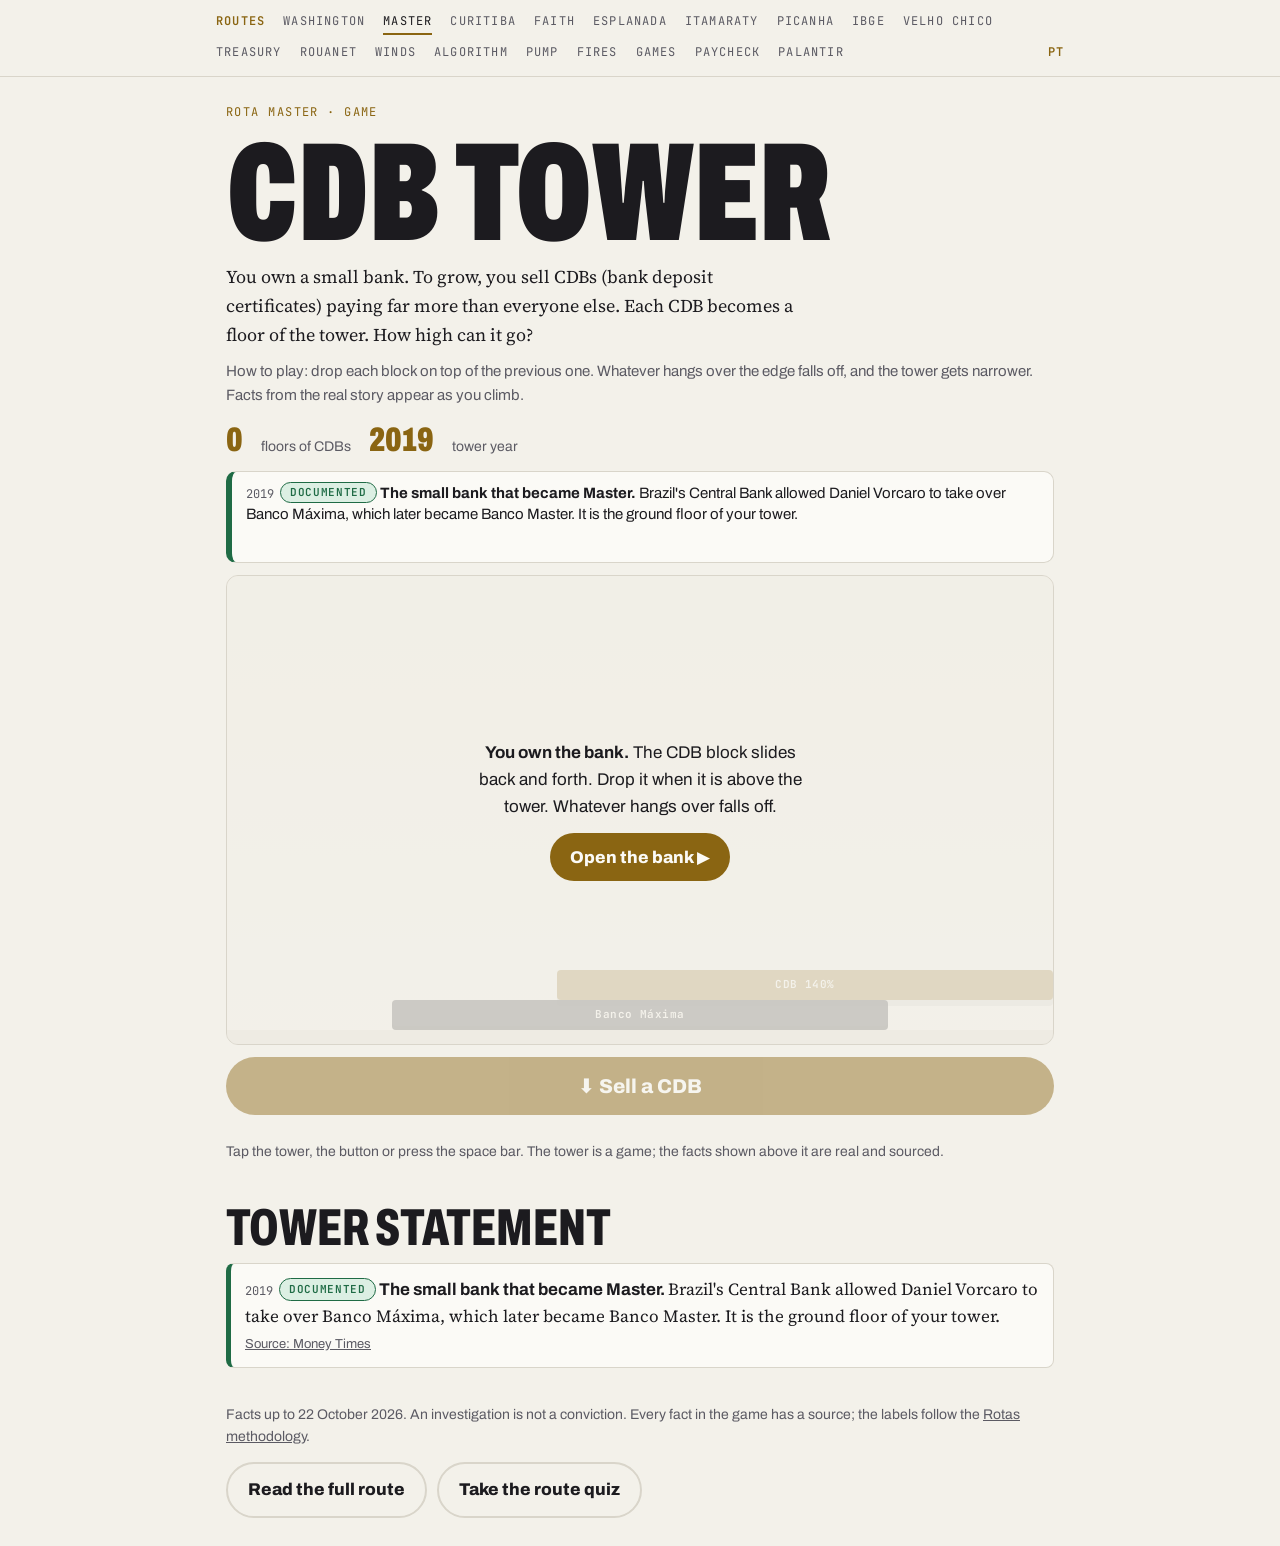
<file: en/jogo.html>
<!doctype html>
<html lang="en"><head><meta charset="utf-8"><meta name="viewport" content="width=device-width, initial-scale=1, viewport-fit=cover">
<title>CDB Tower</title>
<meta name="description" content="Rota Master game: stack CDBs paying 140% of the CDI rate and see, with real facts and sources, how Banco Master's tower fell.">
<link rel="preconnect" href="https://fonts.googleapis.com">
<link rel="stylesheet" href="https://fonts.googleapis.com/css2?family=Archivo:wdth,wght@62..125,400..900&family=Source+Serif+4:opsz,wght@8..60,400;8..60,600&family=JetBrains+Mono:wght@400;500;600&display=swap">
<style>
:root{
  --bg:#f3f1ea; --paper:#fbfaf6; --ink:#1c1b1f; --muted:#5b5a63; --line:#d9d5ca; --soft:#ebe7dc;
  --doc:#1f6b45; --doc-soft:#dcefe3; --open:#5b4bb0; --open-soft:#e7e3f6; --alleg:#a3501a; --alleg-soft:#f8e6d7; --no:#a12a2a; --no-soft:#f6dede;
  --display:"Archivo","Arial Narrow",Impact,sans-serif;
  --ui:"Archivo",system-ui,-apple-system,"Segoe UI",sans-serif;
  --body:"Source Serif 4",Georgia,"Times New Roman",serif;
  --mono:"JetBrains Mono",ui-monospace,Menlo,Consolas,monospace;
  color-scheme:light;
}
@media (prefers-color-scheme:dark){:root:not([data-theme="light"]){
  --bg:#121216; --paper:#1a1a20; --ink:#ecebf0; --muted:#a3a2ad; --line:#2e2d36; --soft:#24232b;
  --doc:#6fd39c; --doc-soft:#173326; --open:#ab9ff0; --open-soft:#29254a; --alleg:#f0a066; --alleg-soft:#3a2516; --no:#f19b9b; --no-soft:#3a1c1c;
  color-scheme:dark}}
:root[data-theme="dark"]{
  --bg:#121216; --paper:#1a1a20; --ink:#ecebf0; --muted:#a3a2ad; --line:#2e2d36; --soft:#24232b;
  --doc:#6fd39c; --doc-soft:#173326; --open:#ab9ff0; --open-soft:#29254a; --alleg:#f0a066; --alleg-soft:#3a2516; --no:#f19b9b; --no-soft:#3a1c1c;
  color-scheme:dark}
*{box-sizing:border-box}
html{-webkit-text-size-adjust:100%}
body{margin:0;background:var(--bg);color:var(--ink);font-family:var(--body);font-size:17px;line-height:1.6;padding-bottom:env(safe-area-inset-bottom,0px)}
[hidden]{display:none!important}
a{color:inherit}
.wrap{max-width:860px;margin:0 auto;padding-inline:16px}
header.g{padding-block:26px 8px;display:grid;gap:10px}
.kicker{font-family:var(--mono);font-size:12px;letter-spacing:.12em;text-transform:uppercase;color:var(--accent)}
h1{margin:0;font-family:var(--display);font-stretch:62%;font-weight:900;font-size:clamp(52px,13vw,104px);line-height:.86;text-transform:uppercase;overflow-wrap:anywhere}
h2{font-family:var(--display);font-stretch:66%;font-weight:800;font-size:clamp(30px,6.5vw,44px);line-height:.95;text-transform:uppercase;margin:0 0 10px}
h3{font-family:var(--ui);font-size:19px;line-height:1.25;margin:0 0 6px}
.lede{margin:0;max-width:64ch;font-size:18px}
.how{margin:0;font-family:var(--ui);font-size:15px;color:var(--muted)}
.btn{font-family:var(--ui);font-weight:800;font-size:17px;border:0;border-radius:999px;padding:12px 20px;background:var(--accent);color:var(--paper);cursor:pointer;min-height:48px;text-decoration:none;display:inline-flex;align-items:center;gap:8px;justify-content:center}
.btn.ghost{background:transparent;color:var(--ink);border:2px solid var(--line)}
.btn:focus-visible,button:focus-visible,a:focus-visible{outline:3px solid var(--ink);outline-offset:2px}
.btn[disabled]{opacity:.45;cursor:default}
.row{display:flex;flex-wrap:wrap;gap:10px;align-items:center}
.tg{display:inline-block;font-family:var(--mono);font-size:11px;font-weight:600;letter-spacing:.06em;text-transform:uppercase;padding:2px 9px;border-radius:999px;white-space:nowrap;vertical-align:2px}
.tg.doc{background:var(--doc-soft);color:var(--doc);border:1px solid var(--doc)}
.tg.open{background:var(--open-soft);color:var(--open);border:1px dashed var(--open)}
.tg.alleg{background:var(--alleg-soft);color:var(--alleg);border:1px solid var(--alleg)}
.tg.no{background:var(--no-soft);color:var(--no);border:1px solid var(--no)}
.facts{list-style:none;margin:0;padding:0;display:grid;gap:10px}
.facts li{background:var(--paper);border:1px solid var(--line);border-left:5px solid var(--c,var(--line));border-radius:8px;padding:12px 14px}
.facts li b{font-family:var(--ui)}
.facts li small{display:block;margin-top:4px;font-family:var(--ui);font-size:13px;color:var(--muted)}
.facts li small a{color:var(--muted)}
.facts .yr{font-family:var(--mono);font-size:12px;color:var(--muted);margin-right:6px}
section.blk{margin-block:26px}
.note{font-family:var(--ui);font-size:14px;color:var(--muted)}
.end{border:2px solid var(--accent);border-radius:12px;background:var(--paper);padding:18px;display:grid;gap:12px}
footer.g{margin-block:36px 28px;font-family:var(--ui);font-size:14px;color:var(--muted)}
@media (prefers-reduced-motion:reduce){*{animation-duration:.01ms!important;transition-duration:.01ms!important}}
</style>
<style>
:root{--accent:#8a6512;--hero:#6e500e}
@media (prefers-color-scheme:dark){:root:not([data-theme="light"]){--accent:#e0b552;--hero:#6e500e}}
:root[data-theme="dark"]{--accent:#e0b552;--hero:#6e500e}

</style>
<style>
.game{display:grid;gap:12px;margin-top:8px}
.hud{display:flex;flex-wrap:wrap;gap:8px 18px;align-items:baseline;font-family:var(--ui)}
.hud b{font-family:var(--display);font-stretch:70%;font-weight:900;font-size:34px;line-height:1;color:var(--accent)}
.hud span{font-size:14px;color:var(--muted)}
.news{min-height:92px;background:var(--paper);border:1px solid var(--line);border-left:6px solid var(--doc);border-radius:10px;padding:10px 14px;font-family:var(--ui);font-size:15px;line-height:1.4}
.news .yr{font-family:var(--mono);font-size:12px;color:var(--muted);margin-right:6px}
.news b{display:inline}
.news.flash{animation:fl .6s ease}
@keyframes fl{from{background:var(--soft)}to{background:var(--paper)}}
.stage{position:relative;height:min(62vh,470px);min-height:340px;border-radius:12px;overflow:hidden;background:linear-gradient(180deg,var(--soft),var(--bg));border:1px solid var(--line);touch-action:manipulation;cursor:pointer;user-select:none;-webkit-user-select:none}
.world{position:absolute;inset:0;transition:transform .35s ease}
.tb{position:absolute;height:30px;border-radius:4px;background:var(--accent);color:var(--paper);font-family:var(--mono);font-size:11px;font-weight:600;letter-spacing:.04em;display:flex;align-items:center;justify-content:center;overflow:hidden;white-space:nowrap;box-shadow:inset 0 -4px 0 rgba(0,0,0,.18)}
.tb.base{background:var(--ink);color:var(--paper)}
.tb.brb{background:repeating-linear-gradient(45deg,var(--open) 0 8px,color-mix(in srgb,var(--open) 70%,var(--paper)) 8px 16px)}
.tb.moving{box-shadow:0 6px 0 rgba(0,0,0,.15)}
.tb.cut{animation:cut .9s ease-in forwards}
@keyframes cut{to{transform:translateY(420px) rotate(25deg);opacity:0}}
.tb.fall{transition:transform 1.4s cubic-bezier(.5,0,.9,.6),opacity 1.4s}
.ground{position:absolute;left:0;right:0;height:14px;background:var(--line)}
.fgc{position:absolute;right:10px;top:10px;font-family:var(--ui);font-weight:900;font-size:13px;background:var(--doc);color:var(--paper);border-radius:999px;padding:4px 10px;transform:rotate(6deg)}
.toast{position:absolute;left:50%;top:38%;transform:translate(-50%,-50%);font-family:var(--display);font-stretch:70%;font-weight:900;font-size:40px;text-transform:uppercase;color:var(--accent);pointer-events:none;white-space:nowrap;opacity:0;text-shadow:0 2px 0 var(--paper)}
.toast.on{animation:pop 1s ease}
@keyframes pop{0%{opacity:0;transform:translate(-50%,-30%) scale(.7)}25%{opacity:1;transform:translate(-50%,-50%) scale(1.05)}100%{opacity:0;transform:translate(-50%,-70%)}}
.stamp{position:absolute;left:50%;top:45%;transform:translate(-50%,-50%) rotate(-8deg);border:5px solid var(--no);color:var(--no);background:var(--paper);font-family:var(--display);font-stretch:70%;font-weight:900;font-size:clamp(26px,7vw,40px);text-transform:uppercase;padding:6px 16px;border-radius:10px;text-align:center;line-height:1}
.ctrl{display:flex;flex-wrap:wrap;gap:10px}
.ctrl .btn.big{flex:1 1 220px;font-size:20px;min-height:58px}
.start{position:absolute;inset:0;display:grid;place-items:center;align-content:center;gap:12px;background:color-mix(in srgb,var(--bg) 82%,transparent);padding:16px;text-align:center;font-family:var(--ui)}
.start p{margin:0;max-width:34ch}
.end h2{margin:0}
</style>
</head><body>
<style>/* barra comum das Rotas */.rotas-bar .rb-lang{margin-left:auto;color:var(--accent);font-weight:600}.rotas-bar{border-bottom:1px solid var(--line);background:var(--bg);font-family:var(--mono);font-size:12px;letter-spacing:.1em;text-transform:uppercase}.rotas-bar>div{max-width:880px;margin:0 auto;padding:10px 16px;display:flex;flex-wrap:wrap;align-items:center;gap:6px 18px}.rotas-bar a{color:var(--muted);text-decoration:none;padding-block:2px;border-bottom:2px solid transparent}.rotas-bar a:hover{color:var(--ink)}.rotas-bar a[aria-current]{color:var(--ink);border-bottom-color:var(--accent)}.rotas-bar .rb-home{color:var(--accent);font-weight:600}.rv-btn{display:inline-flex;align-items:center;gap:8px;justify-self:start;font-family:var(--ui,system-ui);font-weight:800;font-size:16px;letter-spacing:.02em;text-decoration:none;color:var(--paper,#fff);background:var(--accent);padding:10px 16px;border-radius:999px;box-shadow:0 2px 0 rgba(0,0,0,.15)}.rv-btn:hover{filter:brightness(1.08)}.rv-btn:focus-visible{outline:3px solid var(--ink);outline-offset:2px}.rotas-bar a:focus-visible{outline:3px solid var(--accent);outline-offset:2px}</style><style>/* padrão das Rotas: formato detalhado */body{font-size:17px;line-height:1.6}h1{font-family:var(--display);font-stretch:62%;font-weight:900;font-size:clamp(60px,15vw,140px);line-height:.86;text-transform:uppercase;overflow-wrap:anywhere}h2{font-family:var(--display);font-stretch:66%;font-weight:800;font-size:clamp(34px,7vw,52px);line-height:.95;text-transform:uppercase}</style><nav class="rotas-bar" aria-label="Routes"><div><a class="rb-home" href="https://fcarvalhodev.github.io/rotas/en/">Routes</a><a href="https://fcarvalhodev.github.io/rota-washington/en/">Washington</a><a href="https://fcarvalhodev.github.io/rota-master/en/" aria-current="page">Master</a><a href="https://fcarvalhodev.github.io/rota-curitiba/en/">Curitiba</a><a href="https://fcarvalhodev.github.io/rota-da-fe/en/">Faith</a><a href="https://fcarvalhodev.github.io/rota-esplanada/en/">Esplanada</a><a href="https://fcarvalhodev.github.io/rota-itamaraty/en/">Itamaraty</a><a href="https://fcarvalhodev.github.io/rota-da-picanha/en/">Picanha</a><a href="https://fcarvalhodev.github.io/rota-do-ibge/en/">IBGE</a><a href="https://fcarvalhodev.github.io/rota-velho-chico/en/">Velho Chico</a><a href="https://fcarvalhodev.github.io/rota-do-tesouro/en/">Treasury</a><a href="https://fcarvalhodev.github.io/rota-rouanet/en/">Rouanet</a><a href="https://fcarvalhodev.github.io/rota-dos-ventos/en/">Winds</a><a href="https://fcarvalhodev.github.io/rota-do-algoritmo/en/">Algorithm</a><a href="https://fcarvalhodev.github.io/rota-do-posto/en/">Pump</a><a href="https://fcarvalhodev.github.io/rota-das-queimadas/en/">Fires</a><a href="https://fcarvalhodev.github.io/rota-dos-games/en/">Games</a><a href="https://fcarvalhodev.github.io/rota-do-contracheque/en/">Paycheck</a><a href="https://fcarvalhodev.github.io/rota-palantir/en/">Palantir</a><a class="rb-lang" href="../jogo.html" hreflang="pt-BR" lang="pt-BR">PT</a></div></nav>
<main class="wrap">
<header class="g">
  <span class="kicker">Rota Master · game</span>
  <h1>CDB Tower</h1>
  <p class="lede">You own a small bank. To grow, you sell CDBs (bank deposit certificates) paying far more than everyone else. Each CDB becomes a floor of the tower. How high can it go?</p>
  <p class="how">How to play: drop each block on top of the previous one. Whatever hangs over the edge falls off, and the tower gets narrower. Facts from the real story appear as you climb.</p>
</header>

<div class="game">
  <div class="hud" aria-live="polite"><b id="andar">0</b><span>floors of CDBs</span><b id="ano">2019</b><span>tower year</span></div>
  <div class="news" id="news" aria-live="polite"></div>
  <div class="stage" id="stage" role="application" aria-label="CDB Tower. Tap or press the space bar to drop the block.">
    <div class="world" id="world"></div>
    <span class="fgc" id="fgc" hidden>FGC-insured ✓</span>
    <div class="toast" id="toast"></div>
    <div class="start" id="start"><p><b>You own the bank.</b> The CDB block slides back and forth. Drop it when it is above the tower. Whatever hangs over falls off.</p><button class="btn big" type="button" id="go">Open the bank ▶</button></div>
  </div>
  <div class="ctrl">
    <button class="btn big" type="button" id="drop" disabled>⬇ Sell a CDB</button>
    <button class="btn ghost" type="button" id="brb" hidden>🏦 Sell loan portfolios to BRB</button>
  </div>
  <p class="note">Tap the tower, the button or press the space bar. The tower is a game; the facts shown above it are real and sourced.</p>
</div>
<section class="blk end" id="end" hidden aria-live="polite">
  <h2 id="endT"></h2>
  <p id="endB"></p>
  <ul class="facts" id="endFacts"></ul>
  <p class="note">The game's tower is a simplification: in real life, only the courts decide whether there was a crime. The labels show what is documented so far.</p>
  <div class="row"><button class="btn" type="button" id="again">Build again</button><a class="btn ghost" href="index.html">Read Rota Master</a></div>
</section>
<section class="blk">
  <h2>Tower statement</h2>
  <ul class="facts" id="log"></ul>
</section>

<footer class="g">
  <p>Facts up to 22 October 2026. An investigation is not a conviction. Every fact in the game has a source; the labels follow the <a href="https://fcarvalhodev.github.io/rotas/en/metodologia.html">Rotas methodology</a>.</p>
  <p class="row"><a class="btn ghost" href="index.html">Read the full route</a><a class="btn ghost" href="quiz.html">Take the route quiz</a></p>
</footer>
</main>
<script>

const LBL={doc:"Documented",open:"Open",alleg:"Allegation",no:"Not shown"};
const $=id=>document.getElementById(id);
function factLi(f,withYear){
 const li=document.createElement("li");li.style.setProperty("--c","var(--"+f.ev+")");
 const tg=document.createElement("span");tg.className="tg "+f.ev;tg.textContent=LBL[f.ev];
 const b=document.createElement("b");b.textContent=" "+f.t+(/[?!.…]$/.test(f.t)?" ":". ");
 if(withYear&&f.y){const y=document.createElement("span");y.className="yr";y.textContent=f.y;li.append(y)}
 li.append(tg,b,document.createTextNode(f.b+" "));
 if(f.src){const sm=document.createElement("small");const a=document.createElement("a");a.href=f.src[1];a.target="_blank";a.rel="noopener";a.textContent="Source: "+f.src[0];sm.append(a);li.append(sm)}
 return li;
}
const FACTS=[{"h": 0, "y": "2019", "ev": "doc", "t": "The small bank that became Master", "b": "Brazil's Central Bank allowed Daniel Vorcaro to take over Banco Máxima, which later became Banco Master. It is the ground floor of your tower.", "src": ["Money Times", "https://www.moneytimes.com.br/caso-master-como-o-colapso-do-banco-abalou-o-sistema-financeiro-e-sacudiu-brasilia-jals/"]}, {"h": 1, "y": "2020", "ev": "doc", "t": "CDBs paying up to 140% of the CDI rate", "b": "Master sold CDBs paying 120% to 140% of the CDI benchmark rate, well above what the big banks paid.", "src": ["Renova Invest", "https://renovainvest.com.br/blog/liquidacao-banco-master/"]}, {"h": 2, "y": "2020", "ev": "doc", "t": "4% for the sellers", "b": "The bank paid a 4% commission to whoever sold its CDBs.", "src": ["Renova Invest", "https://renovainvest.com.br/blog/liquidacao-banco-master/"]}, {"h": 3, "y": "2021", "ev": "doc", "t": "\"It's FGC-insured, relax\"", "b": "The FGC, a fund maintained by the banks, guarantees up to R$ 250,000 per person at each bank that fails. With that guarantee, a high-yield CDB from a small bank looked safe.", "src": ["Renova Invest", "https://renovainvest.com.br/blog/liquidacao-banco-master/"]}, {"h": 5, "y": "2023", "ev": "doc", "t": "From R$ 219 million to almost R$ 5 billion", "b": "In five years, the bank's equity grew more than 20-fold, driven by CDB sales.", "src": ["Renova Invest", "https://renovainvest.com.br/blog/liquidacao-banco-master/"]}, {"h": 6, "y": "Jul 2024", "ev": "doc", "t": "BRB joins the building site", "b": "BRB, the Federal District's public bank, starts buying loan portfolios from Master. Use the BRB button to widen the tower once.", "src": ["Diário do Comércio", "https://diariodocomercio.com.br/?p=570011"]}, {"h": 8, "y": "late 2024", "ev": "doc", "t": "R$ 50 billion in CDBs", "b": "The Central Bank found about R$ 50 billion in CDBs issued, with R$ 12 billion maturing in 2025.", "src": ["Renova Invest", "https://renovainvest.com.br/blog/liquidacao-banco-master/"]}, {"h": 9, "y": "Mar 2025", "ev": "doc", "t": "BRB wants to buy the bank", "b": "BRB announces the purchase of 58% of Master.", "src": ["Diário do Comércio", "https://diariodocomercio.com.br/?p=570011"]}, {"h": 10, "y": "Sep 2025", "ev": "doc", "t": "The Central Bank says no", "b": "The Central Bank finds worthless portfolios sold to BRB and does not approve the purchase.", "src": ["Diário do Comércio", "https://diariodocomercio.com.br/?p=570011"]}, {"h": 11, "y": "Oct–Nov 2025", "ev": "doc", "t": "No money left to pay", "b": "The bank could not meet large maturities: R$ 1 billion in CDBs in October and R$ 4 billion owed to the FGC in November.", "src": ["Renova Invest", "https://renovainvest.com.br/blog/liquidacao-banco-master/"]}, {"h": 12, "y": "17–18 Nov 2025", "ev": "doc", "t": "Arrest and liquidation", "b": "Vorcaro is arrested at Guarulhos airport. The next day, the Central Bank liquidates Master.", "src": ["CNN Brasil", "https://www.cnnbrasil.com.br/economia/negocios/vorcaro-deixa-pf-e-e-transferido-para-presidio-em-guarulhos/"]}];
const AFTER=[{"ev": "open", "t": "The R$ 12 billion fraud", "b": "The Federal Police say Master sold BRB fake loan portfolios, in a fraud estimated at R$ 12 billion. The defence calls it a \"non-existent fact\". There has been no trial yet.", "src": ["CNN Brasil", "https://www.cnnbrasil.com.br/economia/negocios/vorcaro-deixa-pf-e-e-transferido-para-presidio-em-guarulhos/"]}, {"ev": "doc", "t": "Who paid the bill", "b": "The FGC expects to pay about R$ 41 billion to 1.6 million people, the largest payout in the fund's history.", "src": ["CNN Brasil", "https://www.cnnbrasil.com.br/economia/negocios/vorcaro-deixa-pf-e-e-transferido-para-presidio-em-guarulhos/"]}];

const stage=$("stage"),world=$("world");
const BH=30,MAXH=12;
let W,H,blocks,mov,speed,run=false,raf=null,last=0,brbUsed=false,shown,ended=false,perfect=0;
function el(cls,txt){const d=document.createElement("div");d.className="tb "+cls;if(txt)d.textContent=txt;world.append(d);return d}
function place(d,x,w,i){d.style.left=x+"px";d.style.width=w+"px";d.style.bottom=(14+i*BH)+"px"}
function cam(){const top=14+(blocks.length+1)*BH;const off=Math.max(0,top-H*.62);world.style.transform="translateY("+off+"px)"}
function yearOf(n){let y="2019";FACTS.forEach(f=>{if(f.h<=n)y=f.y});return y}
function news(f){const n=$("news");n.style.borderLeftColor="var(--"+f.ev+")";n.textContent="";
 const y=document.createElement("span");y.className="yr";y.textContent=f.y;
 const tg=document.createElement("span");tg.className="tg "+f.ev;tg.textContent=LBL[f.ev];
 const b=document.createElement("b");b.textContent=" "+f.t+(/[?!.…]$/.test(f.t)?" ":". ");
 n.append(y,tg,b,document.createTextNode(f.b));n.classList.remove("flash");void n.offsetWidth;n.classList.add("flash");
 $("log").prepend(factLi(f,true))}
function reveal(n){FACTS.forEach((f,i)=>{if(f.h<=n&&!shown.has(i)){shown.add(i);news(f);
 if(f.h===3)$("fgc").hidden=false;
 if(f.h===6&&!brbUsed)$("brb").hidden=false}})}
function toast(t){const o=$("toast");o.textContent=t;o.classList.remove("on");void o.offsetWidth;o.classList.add("on")}
function hud(){$("andar").textContent=blocks.length-1;$("ano").textContent=yearOf(blocks.length-1)}
function newMoving(){const top=blocks[blocks.length-1];const w=top.w;
 mov={x:(Math.random()<.5)?0:W-w,w:w,dir:1,d:el("moving","CDB 140%"),brb:false};
 if(mov.x>0)mov.dir=-1;
 if(nextBRB){mov.brb=true;mov.w=W*.6;mov.x=mov.dir>0?0:W-mov.w;mov.d.className="tb moving brb";mov.d.textContent="BRB portfolios";nextBRB=false}
 place(mov.d,mov.x,mov.w,blocks.length);cam()}
let nextBRB=false;
function init(){world.textContent="";W=stage.clientWidth;H=stage.clientHeight;
 const g=document.createElement("div");g.className="ground";g.style.bottom="0";world.append(g);
 const bw=Math.round(W*.6),bx=Math.round((W-bw)/2);
 blocks=[{x:bx,w:bw,d:el("base","Banco Máxima")}];place(blocks[0].d,bx,bw,0);
 speed=Math.max(150,W*.5);brbUsed=false;nextBRB=false;shown=new Set();ended=false;perfect=0;
 $("log").textContent="";$("fgc").hidden=true;$("brb").hidden=true;$("brb").disabled=false;$("end").hidden=true;
 const st=stage.querySelector(".stamp");if(st)st.remove();
 reveal(0);hud();newMoving()}
function tick(t){if(!run)return;const dt=Math.min(.05,(t-last)/1000);last=t;
 mov.x+=mov.dir*speed*dt;if(mov.x<=0){mov.x=0;mov.dir=1}if(mov.x+mov.w>=W){mov.x=W-mov.w;mov.dir=-1}
 mov.d.style.left=mov.x+"px";raf=requestAnimationFrame(tick)}
function start(){$("start").hidden=true;$("news").scrollIntoView({behavior:"smooth",block:"start"});$("drop").disabled=false;run=true;last=performance.now();raf=requestAnimationFrame(tick);$("drop").focus({preventScroll:true})}
function drop(){if(!run||ended)return;const top=blocks[blocks.length-1];
 let l=Math.max(mov.x,top.x),r=Math.min(mov.x+mov.w,top.x+top.w),ov=r-l;
 if(mov.brb){ov=mov.w;l=Math.max(0,Math.min(W-mov.w,top.x+top.w/2-mov.w/2))}
 if(ov<=2){mov.d.classList.add("cut");return finish(false)}
 if(!mov.brb&&Math.abs(mov.x-top.x)<8){l=top.x;ov=top.w;perfect++;toast("Bullseye!")}
 else if(!mov.brb){const cx=mov.x<top.x?mov.x:r,cw=mov.w-ov;if(cw>1){const c=el("cut","");place(c,cx,cw,blocks.length);c.className="tb cut"}}
 mov.d.className="tb"+(mov.brb?" brb":"");if(mov.brb)mov.d.textContent="BRB portfolios";
 place(mov.d,l,ov,blocks.length);blocks.push({x:l,w:ov,d:mov.d,brb:mov.brb});
 const n=blocks.length-1;speed*=1.07;reveal(n);hud();
 if(n>=MAXH)return finish(true);
 newMoving()}
function collapse(){blocks.forEach((b,i)=>{b.d.classList.add("fall");const dir=(i%2?1:-1);
 setTimeout(()=>{b.d.style.transform="translate("+(dir*(40+i*6))+"px,"+(H+200)+"px) rotate("+(dir*(30+i*7))+"deg)";b.d.style.opacity="0"},60*i)})}
function finish(reached){ended=true;run=false;cancelAnimationFrame(raf);$("drop").disabled=true;$("brb").hidden=true;
 if(mov&&reached)mov.d.remove();
 const n=blocks.length-1;
 setTimeout(()=>{collapse();const s=document.createElement("div");s.className="stamp";s.textContent=reached?"Liquidated":"Collapsed";stage.append(s)},reached?400:200);
 FACTS.forEach((f,i)=>{if(!shown.has(i)){shown.add(i);$("log").prepend(factLi(f,true))}});
 $("endT").textContent=reached?"You made it to November 2025":"Your tower fell in "+yearOf(n);
 $("endB").textContent=(reached?"Congratulations: your tower lasted as long as Master's. And it ended the same way: the Central Bank liquidated the bank.":"Master went further: it held on until November 2025, raising new money while the CDBs matured.")+" When less money comes in than falls due, the tower falls."+(brbUsed?" And the BRB portfolios that widened your tower? The Central Bank said part of them was worthless.":"")+" See who was left with the bill:";
 const ul=$("endFacts");ul.textContent="";AFTER.forEach(f=>ul.append(factLi(f,false)));
 setTimeout(()=>{$("end").hidden=false;$("end").scrollIntoView({behavior:"smooth",block:"start"})},1600)}
$("go").addEventListener("click",e=>{e.stopPropagation();start()});
$("drop").addEventListener("click",drop);
stage.addEventListener("pointerdown",e=>{if(e.target.closest("button"))return;if(run)drop()});
document.addEventListener("keydown",e=>{if(e.code==="Space"&&run&&!e.target.closest("a,button:not(#drop)")){e.preventDefault();drop()}});
$("brb").addEventListener("click",()=>{if(brbUsed||!run)return;brbUsed=true;$("brb").disabled=true;nextBRB=true;
 mov.d.remove();newMoving();toast("BRB to the rescue!")});
$("again").addEventListener("click",()=>{init();$("start").hidden=false;$("drop").disabled=true;stage.scrollIntoView({behavior:"smooth",block:"center"})});
addEventListener("resize",()=>{if(!run&&!ended){init()}});
init();

</script>
</body></html>
</file>
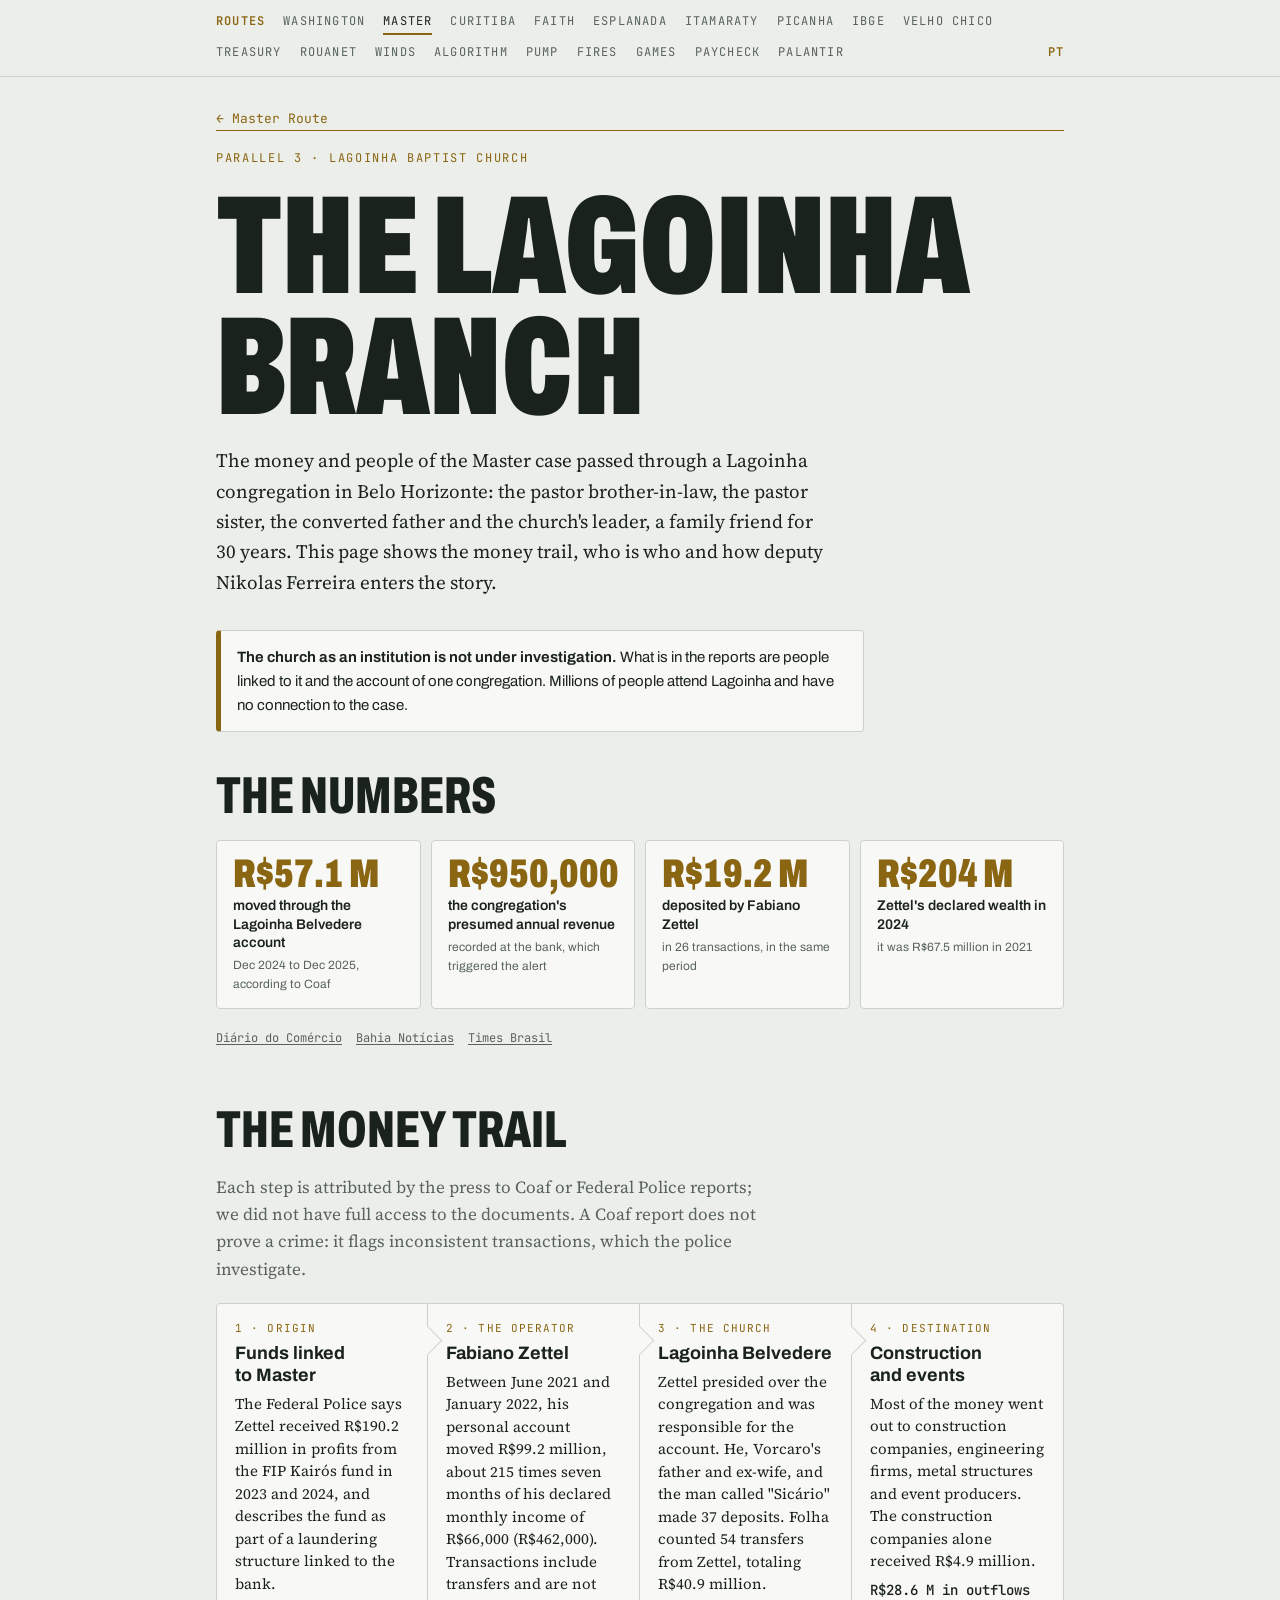
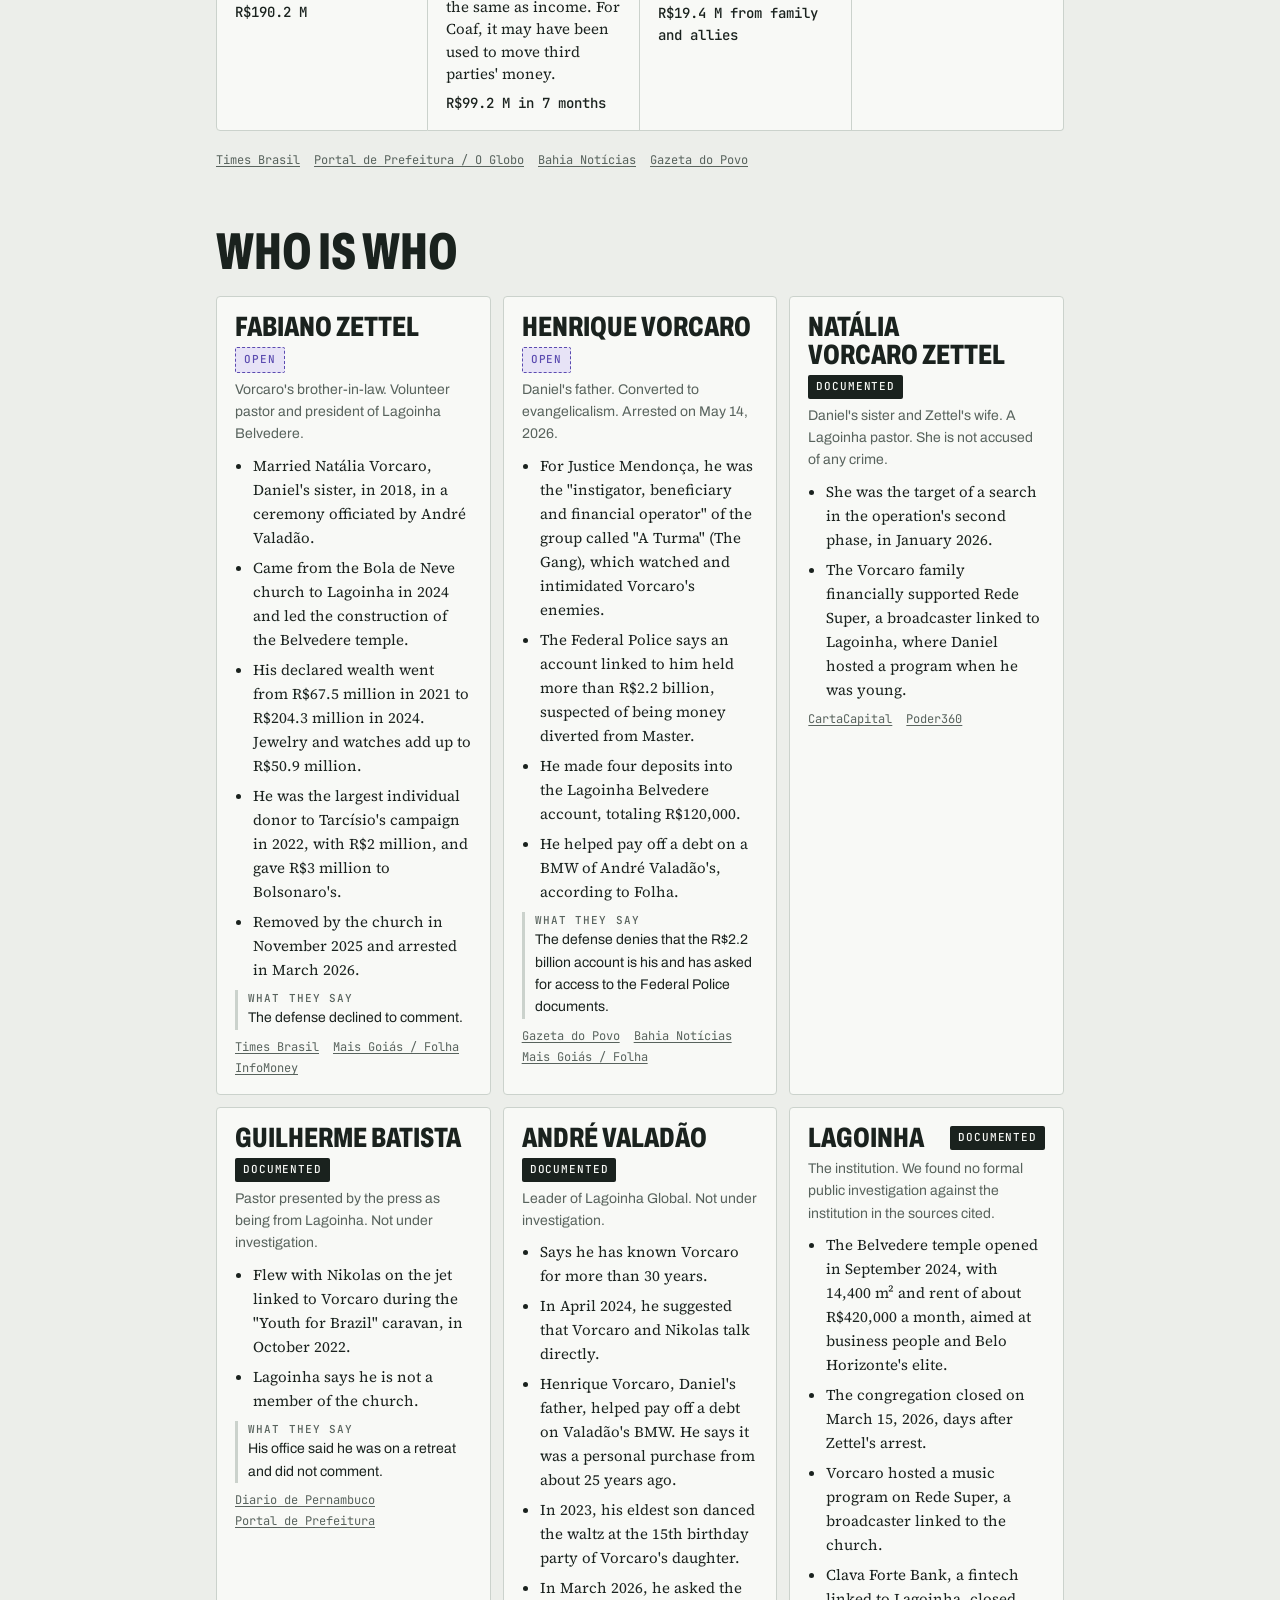
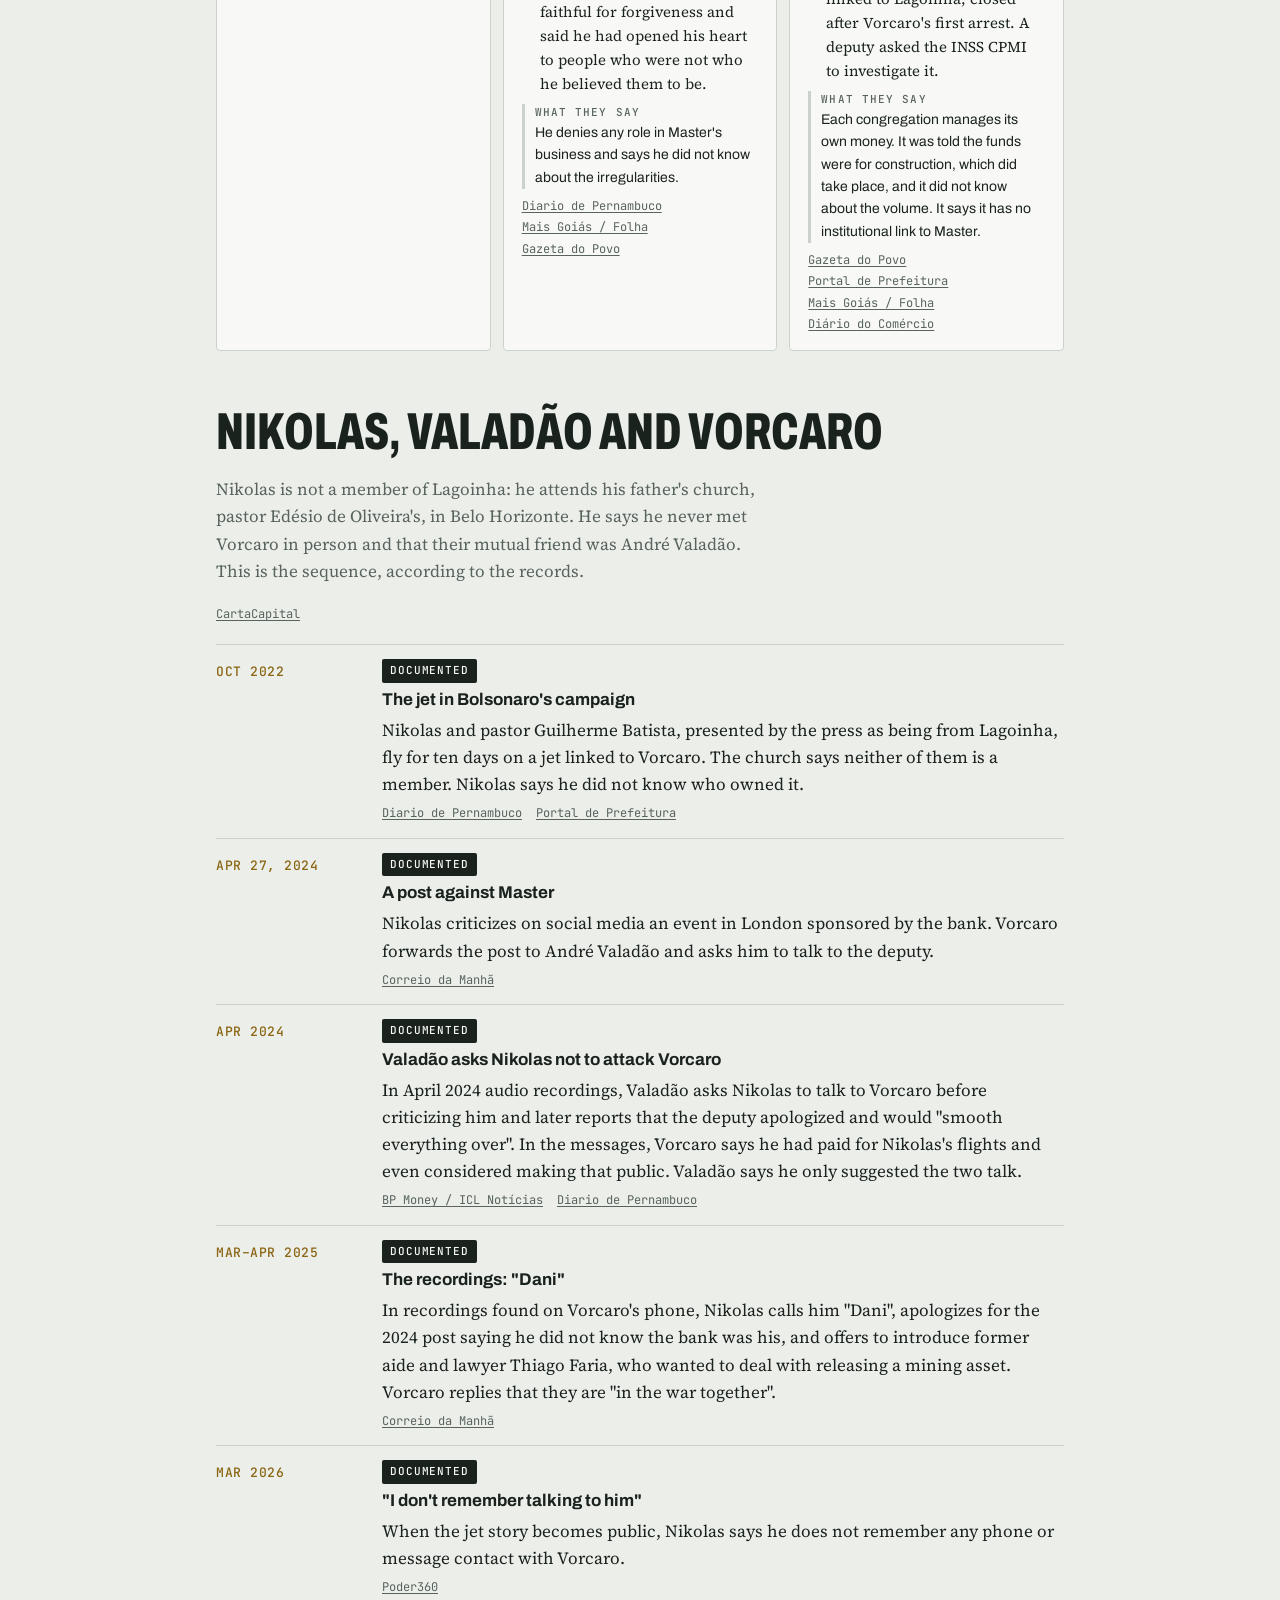
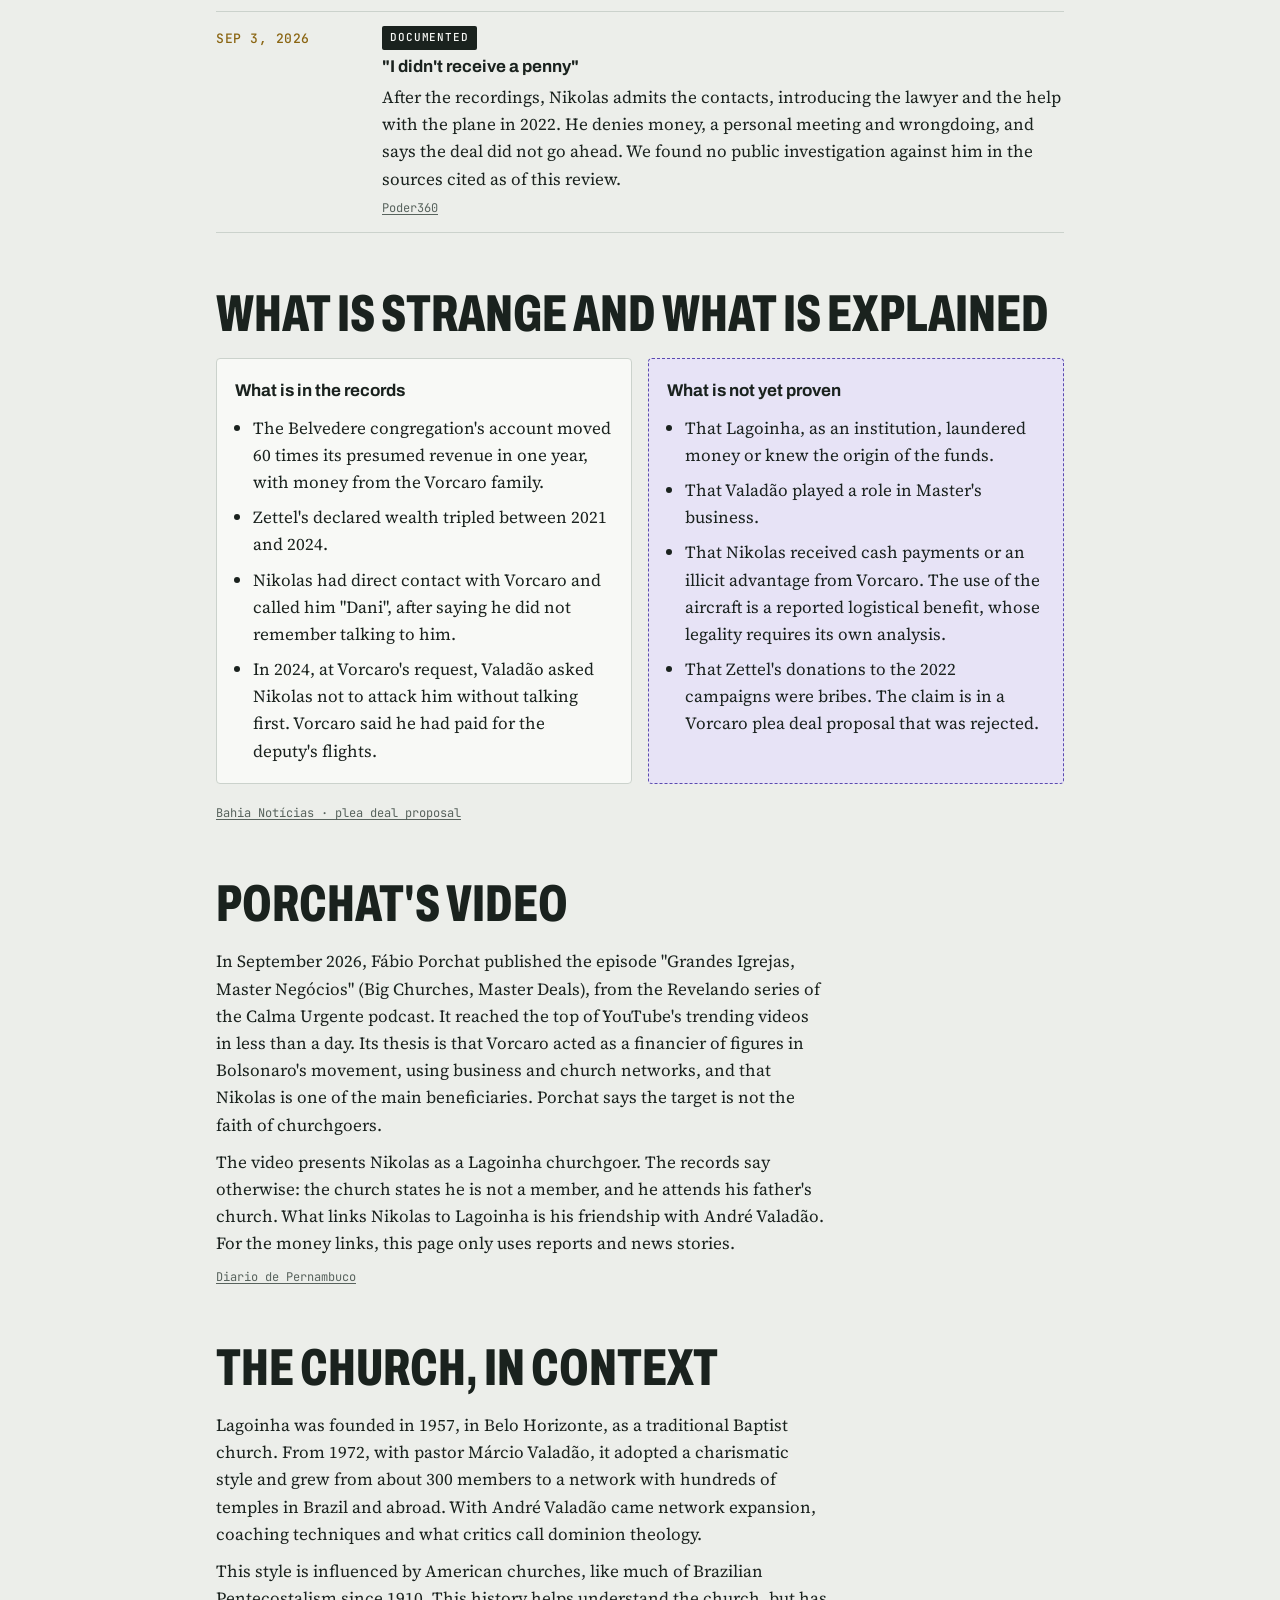
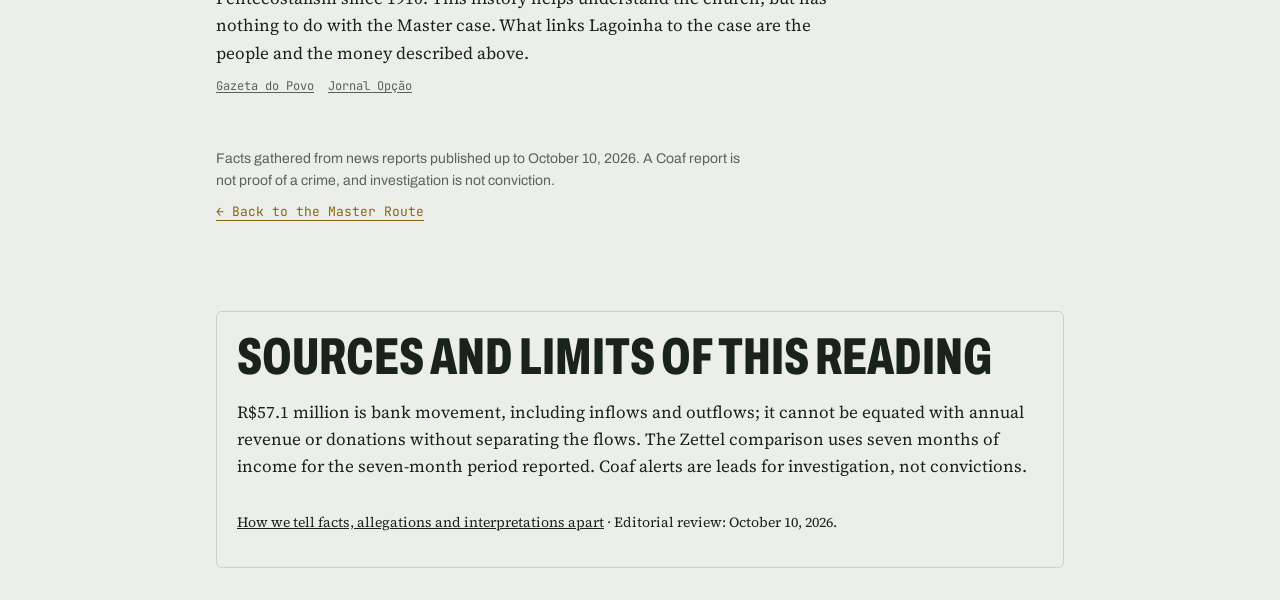
<file: en/lagoinha.html>
<!doctype html>
<html lang="en"><head><meta charset="utf-8"><meta name="viewport" content="width=device-width, initial-scale=1, viewport-fit=cover">
<title>The Lagoinha branch</title>
<meta name="description" content="How the money and people of the Master case passed through the Lagoinha church: Zettel, the Belvedere congregation, André Valadão and Nikolas Ferreira.">
<style>:root{color-scheme:light;padding-top:env(safe-area-inset-top,0px);padding-bottom:env(safe-area-inset-bottom,0px)}img{max-width:100%}[hidden]{display:none!important}</style>
<link rel="preconnect" href="https://fonts.googleapis.com">
<link rel="stylesheet" href="https://fonts.googleapis.com/css2?family=Archivo:wdth,wght@62..125,400..900&family=Source+Serif+4:opsz,wght@8..60,400;8..60,600&family=JetBrains+Mono:wght@400;500;600&display=swap">
<link rel="stylesheet" href="../estilo.css">
<style>
.hero{padding-block:32px 8px;display:grid;gap:18px}
h1{font-size:clamp(54px,13vw,116px)}
.note{background:var(--paper);border:1px solid var(--line);border-left:5px solid var(--accent);border-radius:4px;padding:14px 16px;font-family:var(--ui);font-size:15px;max-width:72ch}
.note b{font-weight:650}

/* figures */
.figs{display:grid;grid-template-columns:repeat(4,minmax(0,1fr));gap:10px}
.figs div{background:var(--paper);border:1px solid var(--line);border-radius:4px;padding:14px 16px;display:grid;gap:4px;align-content:start}
.figs b{font-family:var(--display);font-stretch:70%;font-weight:900;font-size:40px;line-height:.95;font-variant-numeric:tabular-nums;color:var(--accent)}
.figs span{font-family:var(--ui);font-weight:600;font-size:14px;line-height:1.3}
.figs small{font-family:var(--ui);font-size:12px;color:var(--muted)}
@media (max-width:700px){.figs{grid-template-columns:repeat(2,minmax(0,1fr))}}

/* money path */
.path{list-style:none;margin:0;padding:0;display:grid;grid-template-columns:repeat(4,minmax(0,1fr));gap:0;counter-reset:p}
.path li{position:relative;background:var(--paper);border:1px solid var(--line);padding:16px 18px 16px;display:grid;gap:6px;align-content:start;min-width:0}
.path li+li{border-left:0}
.path li:first-child{border-radius:4px 0 0 4px}
.path li:last-child{border-radius:0 4px 4px 0}
.path li:not(:last-child)::after{content:"";position:absolute;right:-11px;top:26px;width:20px;height:20px;background:var(--paper);border-top:1px solid var(--line);border-right:1px solid var(--line);transform:rotate(45deg);z-index:1}
.path .step{font-family:var(--mono);font-size:11px;letter-spacing:.1em;text-transform:uppercase;color:var(--accent)}
.path h3{margin:0;font-size:18px;line-height:1.2}
.path p{margin:0;font-size:15px;line-height:1.5}
.path .v{font-family:var(--mono);font-size:14px;font-weight:500;font-variant-numeric:tabular-nums}
@media (max-width:760px){
  .path{grid-template-columns:1fr}
  .path li+li{border-left:1px solid var(--line);border-top:0}
  .path li:first-child{border-radius:4px 4px 0 0}.path li:last-child{border-radius:0 0 4px 4px}
  .path li:not(:last-child)::after{right:auto;left:26px;top:auto;bottom:-11px;transform:rotate(135deg)}
}

/* people */
.people{display:grid;grid-template-columns:repeat(auto-fit,minmax(260px,1fr));gap:12px}
.who{background:var(--paper);border:1px solid var(--line);border-radius:4px;padding:16px 18px;display:grid;gap:8px;align-content:start}
.who .top{display:flex;flex-wrap:wrap;gap:6px 10px;justify-content:space-between;align-items:center}
.who h3{margin:0;font-family:var(--display);font-stretch:70%;font-weight:800;font-size:28px;line-height:1;text-transform:uppercase}
.who .role{font-family:var(--ui);font-size:14px;color:var(--muted);margin:-2px 0 0}
.who ul{margin:0;padding-left:18px;display:grid;gap:6px;font-size:15px}
.who .says{font-family:var(--ui);font-size:14px;border-left:3px solid var(--line);padding-left:10px;margin:0}
.who .says b{display:block;font-family:var(--mono);font-size:11px;letter-spacing:.1em;text-transform:uppercase;color:var(--muted);font-weight:500}

/* nikolas chain */
.chain{display:grid;border-top:1px solid var(--line)}
.chain .row{display:grid;grid-template-columns:150px minmax(0,1fr);gap:16px;padding-block:14px;border-bottom:1px solid var(--line)}
.chain strong{font-family:var(--mono);font-size:13px;font-weight:500;letter-spacing:.04em;text-transform:uppercase;color:var(--accent);padding-top:3px}
.chain p{margin:0}
.chain .row>div{display:grid;gap:6px;min-width:0}
.chain .top{display:flex;flex-wrap:wrap;gap:6px 10px;align-items:center}
.chain h3{margin:0;font-size:17px;line-height:1.3}
@media (max-width:620px){.chain .row{grid-template-columns:1fr;gap:4px}}
.ctx{display:grid;gap:10px;max-width:68ch}
.ctx p{margin:0}
</style>
</head><body>
<style>/* barra comum das Rotas */.rotas-bar .rb-lang{margin-left:auto;color:var(--accent);font-weight:600}.rotas-bar{border-bottom:1px solid var(--line);background:var(--bg);font-family:var(--mono);font-size:12px;letter-spacing:.1em;text-transform:uppercase}.rotas-bar>div{max-width:880px;margin:0 auto;padding:10px 16px;display:flex;flex-wrap:wrap;align-items:center;gap:6px 18px}.rotas-bar a{color:var(--muted);text-decoration:none;padding-block:2px;border-bottom:2px solid transparent}.rotas-bar a:hover{color:var(--ink)}.rotas-bar a[aria-current]{color:var(--ink);border-bottom-color:var(--accent)}.rotas-bar .rb-home{color:var(--accent);font-weight:600}.rotas-bar a:focus-visible{outline:3px solid var(--accent);outline-offset:2px}</style><style>/* padrão das Rotas: formato detalhado */body{font-size:17px;line-height:1.6}h1{font-family:var(--display);font-stretch:62%;font-weight:900;font-size:clamp(60px,15vw,140px);line-height:.86;text-transform:uppercase;overflow-wrap:anywhere}h2{font-family:var(--display);font-stretch:66%;font-weight:800;font-size:clamp(34px,7vw,52px);line-height:.95;text-transform:uppercase}</style><nav class="rotas-bar" aria-label="Routes"><div><a class="rb-home" href="https://fcarvalhodev.github.io/rotas/en/">Routes</a><a href="https://fcarvalhodev.github.io/rota-washington/en/">Washington</a><a href="https://fcarvalhodev.github.io/rota-master/en/" aria-current="page">Master</a><a href="https://fcarvalhodev.github.io/rota-curitiba/en/">Curitiba</a><a href="https://fcarvalhodev.github.io/rota-da-fe/en/">Faith</a><a href="https://fcarvalhodev.github.io/rota-esplanada/en/">Esplanada</a><a href="https://fcarvalhodev.github.io/rota-itamaraty/en/">Itamaraty</a><a href="https://fcarvalhodev.github.io/rota-da-picanha/en/">Picanha</a><a href="https://fcarvalhodev.github.io/rota-do-ibge/en/">IBGE</a><a href="https://fcarvalhodev.github.io/rota-velho-chico/en/">Velho Chico</a><a href="https://fcarvalhodev.github.io/rota-do-tesouro/en/">Treasury</a><a href="https://fcarvalhodev.github.io/rota-rouanet/en/">Rouanet</a><a href="https://fcarvalhodev.github.io/rota-dos-ventos/en/">Winds</a><a href="https://fcarvalhodev.github.io/rota-do-algoritmo/en/">Algorithm</a><a href="https://fcarvalhodev.github.io/rota-do-posto/en/">Pump</a><a href="https://fcarvalhodev.github.io/rota-das-queimadas/en/">Fires</a><a href="https://fcarvalhodev.github.io/rota-dos-games/en/">Games</a><a href="https://fcarvalhodev.github.io/rota-do-contracheque/en/">Paycheck</a><a href="https://fcarvalhodev.github.io/rota-palantir/en/">Palantir</a><a class="rb-lang" href="../lagoinha.html" hreflang="pt-BR" lang="pt-BR">PT</a></div></nav>


<header class="wrap hero">
  <a class="back" href="./">← Master Route</a>
  <div class="kicker">Parallel 3 · Lagoinha Baptist Church</div>
  <h1>The Lagoinha<br>branch</h1>
  <p class="lede">The money and people of the Master case passed through a Lagoinha congregation in Belo Horizonte: the pastor brother-in-law, the pastor sister, the converted father and the church's leader, a family friend for 30 years. This page shows the money trail, who is who and how deputy Nikolas Ferreira enters the story.</p>
  <p class="note"><b>The church as an institution is not under investigation.</b> What is in the reports are people linked to it and the account of one congregation. Millions of people attend Lagoinha and have no connection to the case.</p>
</header>

<main class="wrap">
  <section class="sec" aria-labelledby="h-n" style="padding-top:16px">
    <h2 id="h-n">The numbers</h2>
    <div class="figs">
      <div><b class="num">R$57.1 M</b><span>moved through the Lagoinha Belvedere account</span><small>Dec 2024 to Dec 2025, according to Coaf</small></div>
      <div><b class="num">R$950,000</b><span>the congregation's presumed annual revenue</span><small>recorded at the bank, which triggered the alert</small></div>
      <div><b class="num">R$19.2 M</b><span>deposited by Fabiano Zettel</span><small>in 26 transactions, in the same period</small></div>
      <div><b class="num">R$204 M</b><span>Zettel's declared wealth in 2024</span><small>it was R$67.5 million in 2021</small></div>
    </div>
    <div class="src"><a href="https://diariodocomercio.com.br/legislacao/igreja-da-lagoinha-gerida-por-cunhado-de-vorcaro/" target="_blank" rel="noopener">Diário do Comércio</a><a href="https://www.bahianoticias.com.br/noticia/321160-cunhado-pai-e-ex-de-vorcaro-enviaram-r-194-mi-a-igreja-da-lagoinha-aponta-coaf" target="_blank" rel="noopener">Bahia Notícias</a><a href="https://timesbrasil.com.br/empresas-e-negocios/quem-e-fabiano-zettel/" target="_blank" rel="noopener">Times Brasil</a></div>
  </section>

  <section class="sec" aria-labelledby="h-p">
    <h2 id="h-p">The money trail</h2>
    <p class="sec-intro">Each step is attributed by the press to Coaf or Federal Police reports; we did not have full access to the documents. A Coaf report does not prove a crime: it flags inconsistent transactions, which the police investigate.</p>
    <ol class="path">
      <li><span class="step">1 · Origin</span><h3>Funds linked to Master</h3><p>The Federal Police says Zettel received R$190.2 million in profits from the FIP Kairós fund in 2023 and 2024, and describes the fund as part of a laundering structure linked to the bank.</p><span class="v">R$190.2 M</span></li>
      <li><span class="step">2 · The operator</span><h3>Fabiano Zettel</h3><p>Between June 2021 and January 2022, his personal account moved R$99.2 million, about 215 times seven months of his declared monthly income of R$66,000 (R$462,000). Transactions include transfers and are not the same as income. For Coaf, it may have been used to move third parties' money.</p><span class="v">R$99.2 M in 7 months</span></li>
      <li><span class="step">3 · The church</span><h3>Lagoinha Belvedere</h3><p>Zettel presided over the congregation and was responsible for the account. He, Vorcaro's father and ex-wife, and the man called "Sicário" made 37 deposits. Folha counted 54 transfers from Zettel, totaling R$40.9 million.</p><span class="v">R$19.4 M from family and allies</span></li>
      <li><span class="step">4 · Destination</span><h3>Construction and events</h3><p>Most of the money went out to construction companies, engineering firms, metal structures and event producers. The construction companies alone received R$4.9 million.</p><span class="v">R$28.6 M in outflows</span></li>
    </ol>
    <div class="src"><a href="https://timesbrasil.com.br/empresas-e-negocios/quem-e-fabiano-zettel/" target="_blank" rel="noopener">Times Brasil</a><a href="https://portaldeprefeitura.com.br/cotidiano/ex-pastor-fabiano-zettel-movimentou-r-99-milhoes-em-sete-meses/616969/" target="_blank" rel="noopener">Portal de Prefeitura / O Globo</a><a href="https://www.bahianoticias.com.br/noticia/321160-cunhado-pai-e-ex-de-vorcaro-enviaram-r-194-mi-a-igreja-da-lagoinha-aponta-coaf" target="_blank" rel="noopener">Bahia Notícias</a><a href="https://www.gazetadopovo.com.br/ideias/por-que-lider-lagoinha-pediu-perdao-igreja-fechou-templo-luxo/" target="_blank" rel="noopener">Gazeta do Povo</a></div>
  </section>

  <section class="sec" aria-labelledby="h-w">
    <h2 id="h-w">Who is who</h2>
    <div class="people">
      <article class="who">
        <div class="top"><h3>Fabiano Zettel</h3><span class="ev open">Open</span></div>
        <p class="role">Vorcaro's brother-in-law. Volunteer pastor and president of Lagoinha Belvedere.</p>
        <ul>
          <li>Married Natália Vorcaro, Daniel's sister, in 2018, in a ceremony officiated by André Valadão.</li>
          <li>Came from the Bola de Neve church to Lagoinha in 2024 and led the construction of the Belvedere temple.</li>
          <li>His declared wealth went from R$67.5 million in 2021 to R$204.3 million in 2024. Jewelry and watches add up to R$50.9 million.</li>
          <li>He was the largest individual donor to Tarcísio's campaign in 2022, with R$2 million, and gave R$3 million to Bolsonaro's.</li>
          <li>Removed by the church in November 2025 and arrested in March 2026.</li>
        </ul>
        <p class="says"><b>What they say</b>The defense declined to comment.</p>
        <div class="src"><a href="https://timesbrasil.com.br/empresas-e-negocios/quem-e-fabiano-zettel/" target="_blank" rel="noopener">Times Brasil</a><a href="https://www.maisgoias.com.br/brasil/cotidiano/cunhado-pastor-divida-de-bmw-e-valsa-as-relacoes-da-igreja-da-lagoinha-com-a-familia-vorcaro/" target="_blank" rel="noopener">Mais Goiás / Folha</a><a href="https://www.infomoney.com.br/politica/alvo-da-pf-doou-r-5-milhoes-a-campanha-de-bolsonaro-e-tarcisio-em-2022/" target="_blank" rel="noopener">InfoMoney</a></div>
      </article>
      <article class="who">
        <div class="top"><h3>Henrique Vorcaro</h3><span class="ev open">Open</span></div>
        <p class="role">Daniel's father. Converted to evangelicalism. Arrested on May 14, 2026.</p>
        <ul>
          <li>For Justice Mendonça, he was the "instigator, beneficiary and financial operator" of the group called "A Turma" (The Gang), which watched and intimidated Vorcaro's enemies.</li>
          <li>The Federal Police says an account linked to him held more than R$2.2 billion, suspected of being money diverted from Master.</li>
          <li>He made four deposits into the Lagoinha Belvedere account, totaling R$120,000.</li>
          <li>He helped pay off a debt on a BMW of André Valadão's, according to Folha.</li>
        </ul>
        <p class="says"><b>What they say</b>The defense denies that the R$2.2 billion account is his and has asked for access to the Federal Police documents.</p>
        <div class="src"><a href="https://www.gazetadopovo.com.br/republica/quem-henrique-moura-pai-banqueiro-daniel-vorcaro-preso-pf/" target="_blank" rel="noopener">Gazeta do Povo</a><a href="https://www.bahianoticias.com.br/noticia/321160-cunhado-pai-e-ex-de-vorcaro-enviaram-r-194-mi-a-igreja-da-lagoinha-aponta-coaf" target="_blank" rel="noopener">Bahia Notícias</a><a href="https://www.maisgoias.com.br/brasil/cotidiano/cunhado-pastor-divida-de-bmw-e-valsa-as-relacoes-da-igreja-da-lagoinha-com-a-familia-vorcaro/" target="_blank" rel="noopener">Mais Goiás / Folha</a></div>
      </article>
      <article class="who">
        <div class="top"><h3>Natália Vorcaro Zettel</h3><span class="ev doc">Documented</span></div>
        <p class="role">Daniel's sister and Zettel's wife. A Lagoinha pastor. She is not accused of any crime.</p>
        <ul>
          <li>She was the target of a search in the operation's second phase, in January 2026.</li>
          <li>The Vorcaro family financially supported Rede Super, a broadcaster linked to Lagoinha, where Daniel hosted a program when he was young.</li>
        </ul>
        <div class="src"><a href="https://www.cartacapital.com.br/?p=587967" target="_blank" rel="noopener">CartaCapital</a><a href="https://www.poder360.com.br/poder-justica/saiba-o-que-e-conhecido-e-quem-ja-foi-alvo-da-pf-no-caso-master-2/" target="_blank" rel="noopener">Poder360</a></div>
      </article>
      <article class="who">
        <div class="top"><h3>Guilherme Batista</h3><span class="ev doc">Documented</span></div>
        <p class="role">Pastor presented by the press as being from Lagoinha. Not under investigation.</p>
        <ul>
          <li>Flew with Nikolas on the jet linked to Vorcaro during the "Youth for Brazil" caravan, in October 2022.</li>
          <li>Lagoinha says he is not a member of the church.</li>
        </ul>
        <p class="says"><b>What they say</b>His office said he was on a retreat and did not comment.</p>
        <div class="src"><a href="https://www.diariodepernambuco.com.br/politica/2026/03/11708979-nikolas-ferreira-e-pastor-da-lagoinha-usaram-jatinho-de-vorcaro-em-campanha-por-bolsonaro-em-2022.html" target="_blank" rel="noopener">Diario de Pernambuco</a><a href="https://portaldeprefeitura.com.br/cotidiano/lagoinha-afastou-cunhado-vorcaro-nega-vinculo-banco-master/616843/" target="_blank" rel="noopener">Portal de Prefeitura</a></div>
      </article>
      <article class="who">
        <div class="top"><h3>André Valadão</h3><span class="ev doc">Documented</span></div>
        <p class="role">Leader of Lagoinha Global. Not under investigation.</p>
        <ul>
          <li>Says he has known Vorcaro for more than 30 years.</li>
          <li>In April 2024, he suggested that Vorcaro and Nikolas talk directly.</li>
          <li>Henrique Vorcaro, Daniel's father, helped pay off a debt on Valadão's BMW. He says it was a personal purchase from about 25 years ago.</li>
          <li>In 2023, his eldest son danced the waltz at the 15th birthday party of Vorcaro's daughter.</li>
          <li>In March 2026, he asked the faithful for forgiveness and said he had opened his heart to people who were not who he believed them to be.</li>
        </ul>
        <p class="says"><b>What they say</b>He denies any role in Master's business and says he did not know about the irregularities.</p>
        <div class="src"><a href="https://www.diariodepernambuco.com.br/politica/2026/09/11723152-andre-valadao-explica-relacao-de-vorcaro-com-nikolas.html" target="_blank" rel="noopener">Diario de Pernambuco</a><a href="https://www.maisgoias.com.br/brasil/cotidiano/cunhado-pastor-divida-de-bmw-e-valsa-as-relacoes-da-igreja-da-lagoinha-com-a-familia-vorcaro/" target="_blank" rel="noopener">Mais Goiás / Folha</a><a href="https://www.gazetadopovo.com.br/ideias/por-que-lider-lagoinha-pediu-perdao-igreja-fechou-templo-luxo/" target="_blank" rel="noopener">Gazeta do Povo</a></div>
      </article>
      <article class="who">
        <div class="top"><h3>Lagoinha</h3><span class="ev doc">Documented</span></div>
        <p class="role">The institution. We found no formal public investigation against the institution in the sources cited.</p>
        <ul>
          <li>The Belvedere temple opened in September 2024, with 14,400 m² and rent of about R$420,000 a month, aimed at business people and Belo Horizonte's elite.</li>
          <li>The congregation closed on March 15, 2026, days after Zettel's arrest.</li>
          <li>Vorcaro hosted a music program on Rede Super, a broadcaster linked to the church.</li>
          <li>Clava Forte Bank, a fintech linked to Lagoinha, closed after Vorcaro's first arrest. A deputy asked the INSS CPMI to investigate it.</li>
        </ul>
        <p class="says"><b>What they say</b>Each congregation manages its own money. It was told the funds were for construction, which did take place, and it did not know about the volume. It says it has no institutional link to Master.</p>
        <div class="src"><a href="https://www.gazetadopovo.com.br/ideias/por-que-lider-lagoinha-pediu-perdao-igreja-fechou-templo-luxo/" target="_blank" rel="noopener">Gazeta do Povo</a><a href="https://portaldeprefeitura.com.br/religiao/crise-na-lagoinha-igreja-comandada-por-cunhado-de-vorcaro-e-fechada/617255/" target="_blank" rel="noopener">Portal de Prefeitura</a><a href="https://www.maisgoias.com.br/brasil/cotidiano/cunhado-pastor-divida-de-bmw-e-valsa-as-relacoes-da-igreja-da-lagoinha-com-a-familia-vorcaro/" target="_blank" rel="noopener">Mais Goiás / Folha</a><a href="https://diariodocomercio.com.br/legislacao/igreja-da-lagoinha-gerida-por-cunhado-de-vorcaro/" target="_blank" rel="noopener">Diário do Comércio</a></div>
      </article>
    </div>
  </section>

  <section class="sec" aria-labelledby="h-nik">
    <h2 id="h-nik">Nikolas, Valadão and Vorcaro</h2>
    <p class="sec-intro">Nikolas is not a member of Lagoinha: he attends his father's church, pastor Edésio de Oliveira's, in Belo Horizonte. He says he never met Vorcaro in person and that their mutual friend was André Valadão. This is the sequence, according to the records.</p><div class="src"><a href="https://www.cartacapital.com.br/?p=587967" target="_blank" rel="noopener">CartaCapital</a></div>
    <div class="chain">
      <div class="row"><strong>Oct 2022</strong><div><div class="top"><span class="ev doc">Documented</span></div><h3>The jet in Bolsonaro's campaign</h3><p>Nikolas and pastor Guilherme Batista, presented by the press as being from Lagoinha, fly for ten days on a jet linked to Vorcaro. The church says neither of them is a member. Nikolas says he did not know who owned it.</p><div class="src"><a href="https://www.diariodepernambuco.com.br/politica/2026/03/11708979-nikolas-ferreira-e-pastor-da-lagoinha-usaram-jatinho-de-vorcaro-em-campanha-por-bolsonaro-em-2022.html" target="_blank" rel="noopener">Diario de Pernambuco</a><a href="https://portaldeprefeitura.com.br/cotidiano/lagoinha-afastou-cunhado-vorcaro-nega-vinculo-banco-master/616843/" target="_blank" rel="noopener">Portal de Prefeitura</a></div></div></div>
      <div class="row"><strong>Apr 27, 2024</strong><div><div class="top"><span class="ev doc">Documented</span></div><h3>A post against Master</h3><p>Nikolas criticizes on social media an event in London sponsored by the bank. Vorcaro forwards the post to André Valadão and asks him to talk to the deputy.</p><div class="src"><a href="https://www.correiodamanha.com.br/politica/2026/09/316681-em-audios-nikolas-chama-vorcaro-de-dani-e-pede-ajuda-para-ex-assessor.html" target="_blank" rel="noopener">Correio da Manhã</a></div></div></div>
      <div class="row"><strong>Apr 2024</strong><div><div class="top"><span class="ev doc">Documented</span></div><h3>Valadão asks Nikolas not to attack Vorcaro</h3><p>In April 2024 audio recordings, Valadão asks Nikolas to talk to Vorcaro before criticizing him and later reports that the deputy apologized and would "smooth everything over". In the messages, Vorcaro says he had paid for Nikolas's flights and even considered making that public. Valadão says he only suggested the two talk.</p><div class="src"><a href="https://bpmoney.com.br/?p=420296" target="_blank" rel="noopener">BP Money / ICL Notícias</a><a href="https://www.diariodepernambuco.com.br/politica/2026/09/11723152-andre-valadao-explica-relacao-de-vorcaro-com-nikolas.html" target="_blank" rel="noopener">Diario de Pernambuco</a></div></div></div>
      <div class="row"><strong>Mar–Apr 2025</strong><div><div class="top"><span class="ev doc">Documented</span></div><h3>The recordings: "Dani"</h3><p>In recordings found on Vorcaro's phone, Nikolas calls him "Dani", apologizes for the 2024 post saying he did not know the bank was his, and offers to introduce former aide and lawyer Thiago Faria, who wanted to deal with releasing a mining asset. Vorcaro replies that they are "in the war together".</p><div class="src"><a href="https://www.correiodamanha.com.br/politica/2026/09/316681-em-audios-nikolas-chama-vorcaro-de-dani-e-pede-ajuda-para-ex-assessor.html" target="_blank" rel="noopener">Correio da Manhã</a></div></div></div>
      <div class="row"><strong>Mar 2026</strong><div><div class="top"><span class="ev doc">Documented</span></div><h3>"I don't remember talking to him"</h3><p>When the jet story becomes public, Nikolas says he does not remember any phone or message contact with Vorcaro.</p><div class="src"><a href="https://www.poder360.com.br/poder-congresso/nao-recebi-um-tostao-de-vorcaro-e-nem-o-encontrei-diz-nikolas/" target="_blank" rel="noopener">Poder360</a></div></div></div>
      <div class="row"><strong>Sep 3, 2026</strong><div><div class="top"><span class="ev doc">Documented</span></div><h3>"I didn't receive a penny"</h3><p>After the recordings, Nikolas admits the contacts, introducing the lawyer and the help with the plane in 2022. He denies money, a personal meeting and wrongdoing, and says the deal did not go ahead. We found no public investigation against him in the sources cited as of this review.</p><div class="src"><a href="https://www.poder360.com.br/poder-congresso/nao-recebi-um-tostao-de-vorcaro-e-nem-o-encontrei-diz-nikolas/" target="_blank" rel="noopener">Poder360</a></div></div></div>
    </div>
  </section>

  <section class="sec" aria-labelledby="h-v">
    <h2 id="h-v">What is strange and what is explained</h2>
    <div class="verdict">
      <div class="col yes"><h3>What is in the records</h3><ul>
        <li>The Belvedere congregation's account moved 60 times its presumed revenue in one year, with money from the Vorcaro family.</li>
        <li>Zettel's declared wealth tripled between 2021 and 2024.</li>
        <li>Nikolas had direct contact with Vorcaro and called him "Dani", after saying he did not remember talking to him.</li>
        <li>In 2024, at Vorcaro's request, Valadão asked Nikolas not to attack him without talking first. Vorcaro said he had paid for the deputy's flights.</li>
      </ul></div>
      <div class="col not"><h3>What is not yet proven</h3><ul>
        <li>That Lagoinha, as an institution, laundered money or knew the origin of the funds.</li>
        <li>That Valadão played a role in Master's business.</li>
        <li>That Nikolas received cash payments or an illicit advantage from Vorcaro. The use of the aircraft is a reported logistical benefit, whose legality requires its own analysis.</li>
        <li>That Zettel's donations to the 2022 campaigns were bribes. The claim is in a Vorcaro plea deal proposal that was rejected.</li>
      </ul></div>
    </div>
    <div class="src"><a href="https://www.bahianoticias.com.br/noticia/320737-delacao-vorcaro-diz-que-r-5-mi-doados-a-tarcisio-e-bolsonaro-foram-propina" target="_blank" rel="noopener">Bahia Notícias · plea deal proposal</a></div>
  </section>

  <section class="sec" aria-labelledby="h-pc">
    <h2 id="h-pc">Porchat's video</h2>
    <div class="ctx">
      <p>In September 2026, Fábio Porchat published the episode "Grandes Igrejas, Master Negócios" (Big Churches, Master Deals), from the Revelando series of the Calma Urgente podcast. It reached the top of YouTube's trending videos in less than a day. Its thesis is that Vorcaro acted as a financier of figures in Bolsonaro's movement, using business and church networks, and that Nikolas is one of the main beneficiaries. Porchat says the target is not the faith of churchgoers.</p>
      <p>The video presents Nikolas as a Lagoinha churchgoer. The records say otherwise: the church states he is not a member, and he attends his father's church. What links Nikolas to Lagoinha is his friendship with André Valadão. For the money links, this page only uses reports and news stories.</p>
      <div class="src"><a href="https://www.diariodepernambuco.com.br/politica/2026/09/11724684-video-de-porchat-sobre-vorcaro-flavio-e-nikolas-e-top-1-no-youtube.html" target="_blank" rel="noopener">Diario de Pernambuco</a></div>
    </div>
  </section>

  <section class="sec" aria-labelledby="h-c">
    <h2 id="h-c">The church, in context</h2>
    <div class="ctx">
      <p>Lagoinha was founded in 1957, in Belo Horizonte, as a traditional Baptist church. From 1972, with pastor Márcio Valadão, it adopted a charismatic style and grew from about 300 members to a network with hundreds of temples in Brazil and abroad. With André Valadão came network expansion, coaching techniques and what critics call dominion theology.</p>
      <p>This style is influenced by American churches, like much of Brazilian Pentecostalism since 1910. This history helps understand the church, but has nothing to do with the Master case. What links Lagoinha to the case are the people and the money described above.</p>
      <div class="src"><a href="https://www.gazetadopovo.com.br/ideias/como-igreja-lagoinha-tornou-tao-influente" target="_blank" rel="noopener">Gazeta do Povo</a><a href="https://www.jornalopcao.com.br/artigo-de-opiniao/as-divisoes-do-pentecostalismo-no-brasil-780879/" target="_blank" rel="noopener">Jornal Opção</a></div>
    </div>
  </section>

  <footer>
    <p>Facts gathered from news reports published up to October 10, 2026. A Coaf report is not proof of a crime, and investigation is not conviction.</p>
    <p><a class="back" href="./">← Back to the Master Route</a></p>
  </footer>

<section id="fontes-revisao" aria-labelledby="h-fontes-revisao" style="margin-block:32px;padding:20px;border:1px solid var(--line);border-radius:6px">
<h2 id="h-fontes-revisao">Sources and limits of this reading</h2>
<p>R$57.1 million is bank movement, including inflows and outflows; it cannot be equated with annual revenue or donations without separating the flows. The Zettel comparison uses seven months of income for the seven-month period reported. Coaf alerts are leads for investigation, not convictions.</p>
<div class="src"></div>
<p style="font-size:14px"><a href="https://fcarvalhodev.github.io/rotas/en/metodologia.html">How we tell facts, allegations and interpretations apart</a> · Editorial review: October 10, 2026.</p>
</section>
</main>
</body></html>
</file>
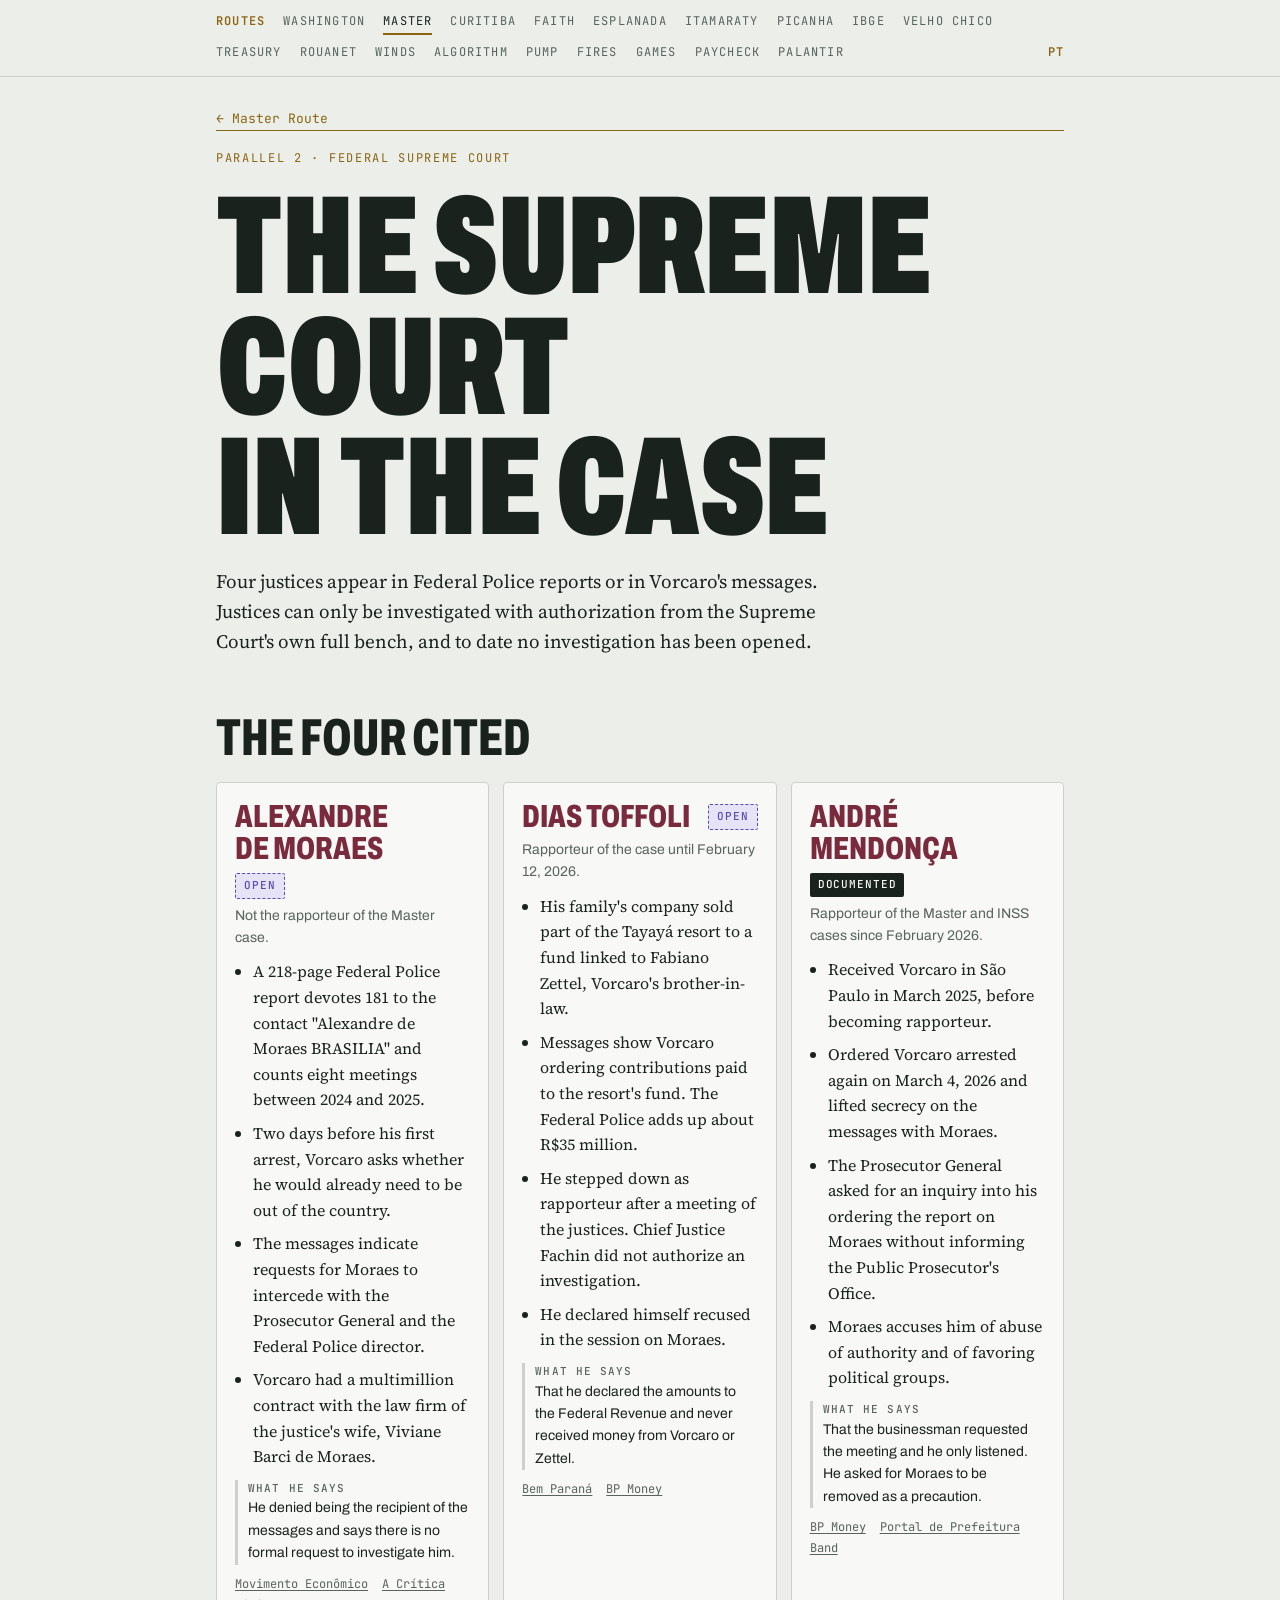
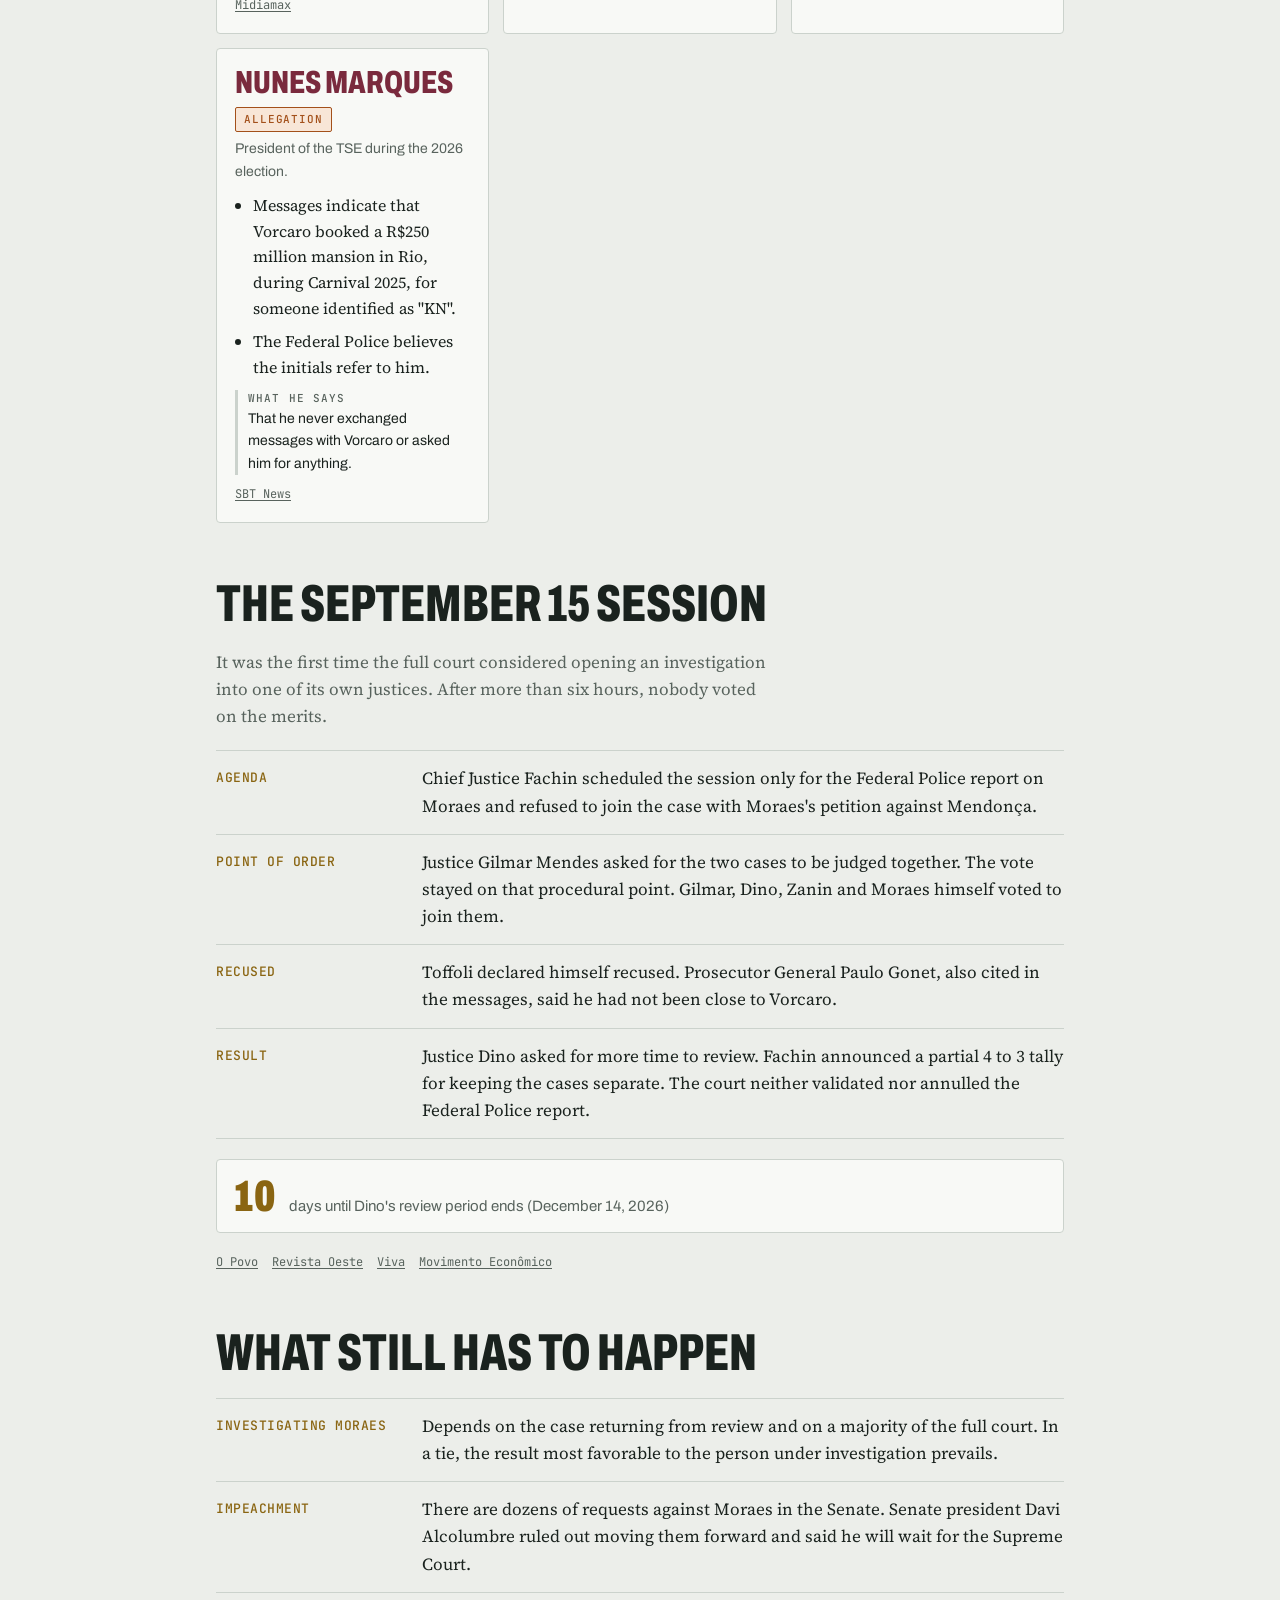
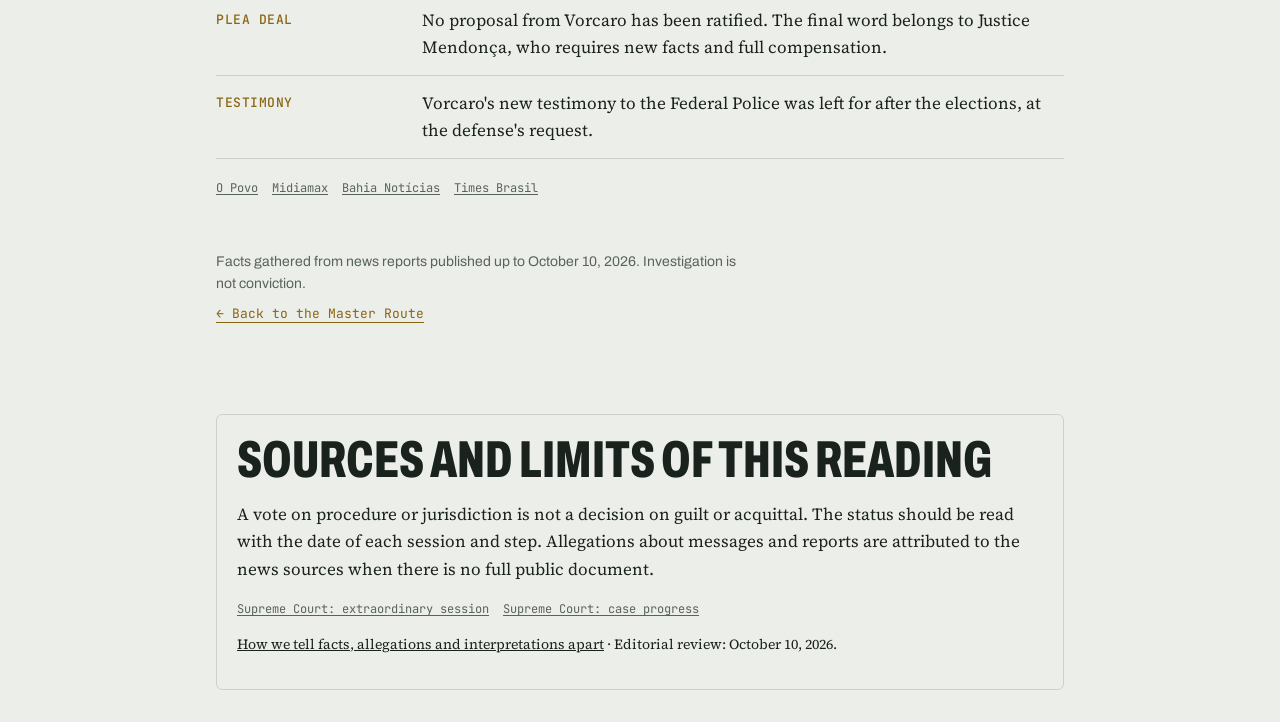
<file: en/stf.html>
<!doctype html>
<html lang="en"><head><meta charset="utf-8"><meta name="viewport" content="width=device-width, initial-scale=1, viewport-fit=cover">
<title>The Supreme Court in the case</title>
<meta name="description" content="What the Federal Police pointed out about Moraes, Toffoli, Mendonça and Nunes Marques in the Master case, and how the September 15 session went.">
<style>:root{color-scheme:light;padding-top:env(safe-area-inset-top,0px);padding-bottom:env(safe-area-inset-bottom,0px)}img{max-width:100%}[hidden]{display:none!important}</style>
<link rel="preconnect" href="https://fonts.googleapis.com">
<link rel="stylesheet" href="https://fonts.googleapis.com/css2?family=Archivo:wdth,wght@62..125,400..900&family=Source+Serif+4:opsz,wght@8..60,400;8..60,600&family=JetBrains+Mono:wght@400;500;600&display=swap">
<link rel="stylesheet" href="../estilo.css">
<style>
.hero{padding-block:32px 8px;display:grid;gap:18px}
h1{font-size:clamp(54px,13vw,116px)}
.bench{display:grid;grid-template-columns:repeat(auto-fit,minmax(260px,1fr));gap:14px}
.min{min-width:0;background:var(--paper);border:1px solid var(--line);border-radius:4px;padding:18px;display:grid;gap:10px;align-content:start}
.min .top{display:flex;justify-content:space-between;gap:8px;align-items:center;flex-wrap:wrap}
.min h3{font-family:var(--display);font-stretch:70%;font-weight:800;font-size:32px;line-height:1;text-transform:uppercase;margin:0;color:var(--c-stf)}
.min .role{font-family:var(--ui);font-size:14px;color:var(--muted);margin:-4px 0 0}
.min ul{margin:0;padding-left:18px;display:grid;gap:8px;font-size:16px}
.min .says{font-family:var(--ui);font-size:14px;border-left:3px solid var(--line);padding-left:10px;margin:0}
.min .says b{display:block;font-family:var(--mono);font-size:11px;letter-spacing:.1em;text-transform:uppercase;color:var(--muted);font-weight:500}
.steps{display:grid;border-top:1px solid var(--line)}
.steps .row{display:grid;grid-template-columns:190px 1fr;gap:16px;padding-block:14px;border-bottom:1px solid var(--line)}
.steps strong{font-family:var(--mono);font-size:13px;font-weight:500;letter-spacing:.04em;text-transform:uppercase;color:var(--accent);padding-top:3px}
.steps p{margin:0}
@media (max-width:620px){.steps .row{grid-template-columns:1fr;gap:4px}}
.clock{display:flex;flex-wrap:wrap;align-items:baseline;gap:6px 14px;background:var(--paper);border:1px solid var(--line);border-radius:4px;padding:14px 16px;font-family:var(--ui)}
.clock b{font-family:var(--display);font-stretch:70%;font-weight:900;font-size:44px;line-height:1;color:var(--accent);font-variant-numeric:tabular-nums}
.clock span{color:var(--muted);font-size:15px}
</style>
</head><body>
<style>/* barra comum das Rotas */.rotas-bar .rb-lang{margin-left:auto;color:var(--accent);font-weight:600}.rotas-bar{border-bottom:1px solid var(--line);background:var(--bg);font-family:var(--mono);font-size:12px;letter-spacing:.1em;text-transform:uppercase}.rotas-bar>div{max-width:880px;margin:0 auto;padding:10px 16px;display:flex;flex-wrap:wrap;align-items:center;gap:6px 18px}.rotas-bar a{color:var(--muted);text-decoration:none;padding-block:2px;border-bottom:2px solid transparent}.rotas-bar a:hover{color:var(--ink)}.rotas-bar a[aria-current]{color:var(--ink);border-bottom-color:var(--accent)}.rotas-bar .rb-home{color:var(--accent);font-weight:600}.rotas-bar a:focus-visible{outline:3px solid var(--accent);outline-offset:2px}</style><style>/* padrão das Rotas: formato detalhado */body{font-size:17px;line-height:1.6}h1{font-family:var(--display);font-stretch:62%;font-weight:900;font-size:clamp(60px,15vw,140px);line-height:.86;text-transform:uppercase;overflow-wrap:anywhere}h2{font-family:var(--display);font-stretch:66%;font-weight:800;font-size:clamp(34px,7vw,52px);line-height:.95;text-transform:uppercase}</style><nav class="rotas-bar" aria-label="Routes"><div><a class="rb-home" href="https://fcarvalhodev.github.io/rotas/en/">Routes</a><a href="https://fcarvalhodev.github.io/rota-washington/en/">Washington</a><a href="https://fcarvalhodev.github.io/rota-master/en/" aria-current="page">Master</a><a href="https://fcarvalhodev.github.io/rota-curitiba/en/">Curitiba</a><a href="https://fcarvalhodev.github.io/rota-da-fe/en/">Faith</a><a href="https://fcarvalhodev.github.io/rota-esplanada/en/">Esplanada</a><a href="https://fcarvalhodev.github.io/rota-itamaraty/en/">Itamaraty</a><a href="https://fcarvalhodev.github.io/rota-da-picanha/en/">Picanha</a><a href="https://fcarvalhodev.github.io/rota-do-ibge/en/">IBGE</a><a href="https://fcarvalhodev.github.io/rota-velho-chico/en/">Velho Chico</a><a href="https://fcarvalhodev.github.io/rota-do-tesouro/en/">Treasury</a><a href="https://fcarvalhodev.github.io/rota-rouanet/en/">Rouanet</a><a href="https://fcarvalhodev.github.io/rota-dos-ventos/en/">Winds</a><a href="https://fcarvalhodev.github.io/rota-do-algoritmo/en/">Algorithm</a><a href="https://fcarvalhodev.github.io/rota-do-posto/en/">Pump</a><a href="https://fcarvalhodev.github.io/rota-das-queimadas/en/">Fires</a><a href="https://fcarvalhodev.github.io/rota-dos-games/en/">Games</a><a href="https://fcarvalhodev.github.io/rota-do-contracheque/en/">Paycheck</a><a href="https://fcarvalhodev.github.io/rota-palantir/en/">Palantir</a><a class="rb-lang" href="../stf.html" hreflang="pt-BR" lang="pt-BR">PT</a></div></nav>


<header class="wrap hero">
  <a class="back" href="./">← Master Route</a>
  <div class="kicker">Parallel 2 · Federal Supreme Court</div>
  <h1>The Supreme Court<br>in the case</h1>
  <p class="lede">Four justices appear in Federal Police reports or in Vorcaro's messages. Justices can only be investigated with authorization from the Supreme Court's own full bench, and to date no investigation has been opened.</p>
</header>

<main class="wrap">
  <section class="sec" aria-labelledby="h-b">
    <h2 id="h-b">The four cited</h2>
    <div class="bench">
      <article class="min">
        <div class="top"><h3>Alexandre de Moraes</h3><span class="ev open">Open</span></div>
        <p class="role">Not the rapporteur of the Master case.</p>
        <ul>
          <li>A 218-page Federal Police report devotes 181 to the contact "Alexandre de Moraes BRASILIA" and counts eight meetings between 2024 and 2025.</li>
          <li>Two days before his first arrest, Vorcaro asks whether he would already need to be out of the country.</li>
          <li>The messages indicate requests for Moraes to intercede with the Prosecutor General and the Federal Police director.</li>
          <li>Vorcaro had a multimillion contract with the law firm of the justice's wife, Viviane Barci de Moraes.</li>
        </ul>
        <p class="says"><b>What he says</b>He denied being the recipient of the messages and says there is no formal request to investigate him.</p>
        <div class="src"><a href="https://movimentoeconomico.com.br/?p=128453" target="_blank" rel="noopener">Movimento Econômico</a><a href="https://acritica.net/politica/oposicao-protocola-novos-pedidos-de-impeachment-contra-alexandre-de-moraes/" target="_blank" rel="noopener">A Crítica</a><a href="https://midiamax.com.br/brasil/2026/nao-existe-pedido-investigacao-moraes-questiona-julgamento-vinculo-vorcaro/" target="_blank" rel="noopener">Midiamax</a></div>
      </article>
      <article class="min">
        <div class="top"><h3>Dias Toffoli</h3><span class="ev open">Open</span></div>
        <p class="role">Rapporteur of the case until February 12, 2026.</p>
        <ul>
          <li>His family's company sold part of the Tayayá resort to a fund linked to Fabiano Zettel, Vorcaro's brother-in-law.</li>
          <li>Messages show Vorcaro ordering contributions paid to the resort's fund. The Federal Police adds up about R$35 million.</li>
          <li>He stepped down as rapporteur after a meeting of the justices. Chief Justice Fachin did not authorize an investigation.</li>
          <li>He declared himself recused in the session on Moraes.</li>
        </ul>
        <p class="says"><b>What he says</b>That he declared the amounts to the Federal Revenue and never received money from Vorcaro or Zettel.</p>
        <div class="src"><a href="https://www.bemparana.com.br/noticias/politica/elos-com-vorcaro-pressionam-toffoli-no-stf-entenda-suspeitas/" target="_blank" rel="noopener">Bem Paraná</a><a href="https://bpmoney.com.br/?p=392918" target="_blank" rel="noopener">BP Money</a></div>
      </article>
      <article class="min">
        <div class="top"><h3>André Mendonça</h3><span class="ev doc">Documented</span></div>
        <p class="role">Rapporteur of the Master and INSS cases since February 2026.</p>
        <ul>
          <li>Received Vorcaro in São Paulo in March 2025, before becoming rapporteur.</li>
          <li>Ordered Vorcaro arrested again on March 4, 2026 and lifted secrecy on the messages with Moraes.</li>
          <li>The Prosecutor General asked for an inquiry into his ordering the report on Moraes without informing the Public Prosecutor's Office.</li>
          <li>Moraes accuses him of abuse of authority and of favoring political groups.</li>
        </ul>
        <p class="says"><b>What he says</b>That the businessman requested the meeting and he only listened. He asked for Moraes to be removed as a precaution.</p>
        <div class="src"><a href="https://bpmoney.com.br/?p=420024" target="_blank" rel="noopener">BP Money</a><a href="https://portaldeprefeitura.com.br/tags/andre-mendonca/p/3/" target="_blank" rel="noopener">Portal de Prefeitura</a><a href="https://www.band.com.br/politica/mendonca-pede-a-fachin-afastamento-de-moraes-do-stf" target="_blank" rel="noopener">Band</a></div>
      </article>
      <article class="min">
        <div class="top"><h3>Nunes Marques</h3><span class="ev alleg">Allegation</span></div>
        <p class="role">President of the TSE during the 2026 election.</p>
        <ul>
          <li>Messages indicate that Vorcaro booked a R$250 million mansion in Rio, during Carnival 2025, for someone identified as "KN".</li>
          <li>The Federal Police believes the initials refer to him.</li>
        </ul>
        <p class="says"><b>What he says</b>That he never exchanged messages with Vorcaro or asked him for anything.</p>
        <div class="src"><a href="https://sbtnews.sbt.com.br/noticia/politica/vorcaro-alugou-casa-de-r-250-mi-para-ministro-kn-no-rio" target="_blank" rel="noopener">SBT News</a></div>
      </article>
    </div>
  </section>

  <section class="sec" aria-labelledby="h-s">
    <h2 id="h-s">The September 15 session</h2>
    <p class="sec-intro">It was the first time the full court considered opening an investigation into one of its own justices. After more than six hours, nobody voted on the merits.</p>
    <div class="steps">
      <div class="row"><strong>Agenda</strong><p>Chief Justice Fachin scheduled the session only for the Federal Police report on Moraes and refused to join the case with Moraes's petition against Mendonça.</p></div>
      <div class="row"><strong>Point of order</strong><p>Justice Gilmar Mendes asked for the two cases to be judged together. The vote stayed on that procedural point. Gilmar, Dino, Zanin and Moraes himself voted to join them.</p></div>
      <div class="row"><strong>Recused</strong><p>Toffoli declared himself recused. Prosecutor General Paulo Gonet, also cited in the messages, said he had not been close to Vorcaro.</p></div>
      <div class="row"><strong>Result</strong><p>Justice Dino asked for more time to review. Fachin announced a partial 4 to 3 tally for keeping the cases separate. The court neither validated nor annulled the Federal Police report.</p></div>
    </div>
    <div class="clock" aria-live="polite"><b id="vista">66</b><span id="vista-t">days until Dino's review period ends (December 14, 2026)</span></div>
    <div class="src"><a href="https://mais.opovo.com.br/jornal/politica/2026/09/15/supremo-adia-definicao-sobre-moraes-mas-escancara-fraturas-em-sessao-historica.html" target="_blank" rel="noopener">O Povo</a><a href="https://revistaoeste.com/politica/sessao-do-stf-acaba-sem-definicao/" target="_blank" rel="noopener">Revista Oeste</a><a href="https://viva.com.br/cidadania-e-direitos/com-pedido-de-vista-de-dino-julgamento-no-stf-e-suspenso-sem-definicao.html" target="_blank" rel="noopener">Viva</a><a href="https://movimentoeconomico.com.br/?p=128453" target="_blank" rel="noopener">Movimento Econômico</a></div>
  </section>

  <section class="sec" aria-labelledby="h-n">
    <h2 id="h-n">What still has to happen</h2>
    <div class="steps">
      <div class="row"><strong>Investigating Moraes</strong><p>Depends on the case returning from review and on a majority of the full court. In a tie, the result most favorable to the person under investigation prevails.</p></div>
      <div class="row"><strong>Impeachment</strong><p>There are dozens of requests against Moraes in the Senate. Senate president Davi Alcolumbre ruled out moving them forward and said he will wait for the Supreme Court.</p></div>
      <div class="row"><strong>Plea deal</strong><p>No proposal from Vorcaro has been ratified. The final word belongs to Justice Mendonça, who requires new facts and full compensation.</p></div>
      <div class="row"><strong>Testimony</strong><p>Vorcaro's new testimony to the Federal Police was left for after the elections, at the defense's request.</p></div>
    </div>
    <div class="src"><a href="https://mais.opovo.com.br/jornal/politica/2026/09/15/supremo-adia-definicao-sobre-moraes-mas-escancara-fraturas-em-sessao-historica.html" target="_blank" rel="noopener">O Povo</a><a href="https://midiamax.com.br/brasil/2026/mendonca-pede-fachin-sessao-stf-discutir-mensagens-vorcaro-moraes-apontadas-pf/" target="_blank" rel="noopener">Midiamax</a><a href="https://www.bahianoticias.com.br/folha/noticia/393526-andre-mendonca-resiste-a-acordo-de-delacao-de-vorcaro-apesar-de-negociacao-com-pgr" target="_blank" rel="noopener">Bahia Notícias</a><a href="https://timesbrasil.com.br/brasil/operacoes-da-pf/exclusivo-depoimento-de-vorcaro-a-pf-sera-somente-apos-as-eleicoes/" target="_blank" rel="noopener">Times Brasil</a></div>
  </section>

  <footer>
    <p>Facts gathered from news reports published up to October 10, 2026. Investigation is not conviction.</p>
    <p><a class="back" href="./">← Back to the Master Route</a></p>
  </footer>

<section id="fontes-revisao" aria-labelledby="h-fontes-revisao" style="margin-block:32px;padding:20px;border:1px solid var(--line);border-radius:6px">
<h2 id="h-fontes-revisao">Sources and limits of this reading</h2>
<p>A vote on procedure or jurisdiction is not a decision on guilt or acquittal. The status should be read with the date of each session and step. Allegations about messages and reports are attributed to the news sources when there is no full public document.</p>
<div class="src"><a href="https://noticias.stf.jus.br/postsnoticias/presidente-do-stf-reforca-importancia-institucional-e-historica-da-corte-em-sessao-extraordinaria/" target="_blank" rel="noopener">Supreme Court: extraordinary session</a><a href="https://portal.stf.jus.br/processos/abaAndamentos.asp?incidente=7687920" target="_blank" rel="noopener">Supreme Court: case progress</a></div>
<p style="font-size:14px"><a href="https://fcarvalhodev.github.io/rotas/en/metodologia.html">How we tell facts, allegations and interpretations apart</a> · Editorial review: October 10, 2026.</p>
</section>
</main>
<script>
(function(){const end=Date.UTC(2026,11,14,3),d=Math.ceil((end-Date.now())/864e5);
 const b=document.getElementById("vista"),t=document.getElementById("vista-t");
 if(d>0){b.textContent=d}else{b.textContent="0";t.textContent="Dino's review period (December 14, 2026) has already ended."}})();
</script>
</body></html>
</file>
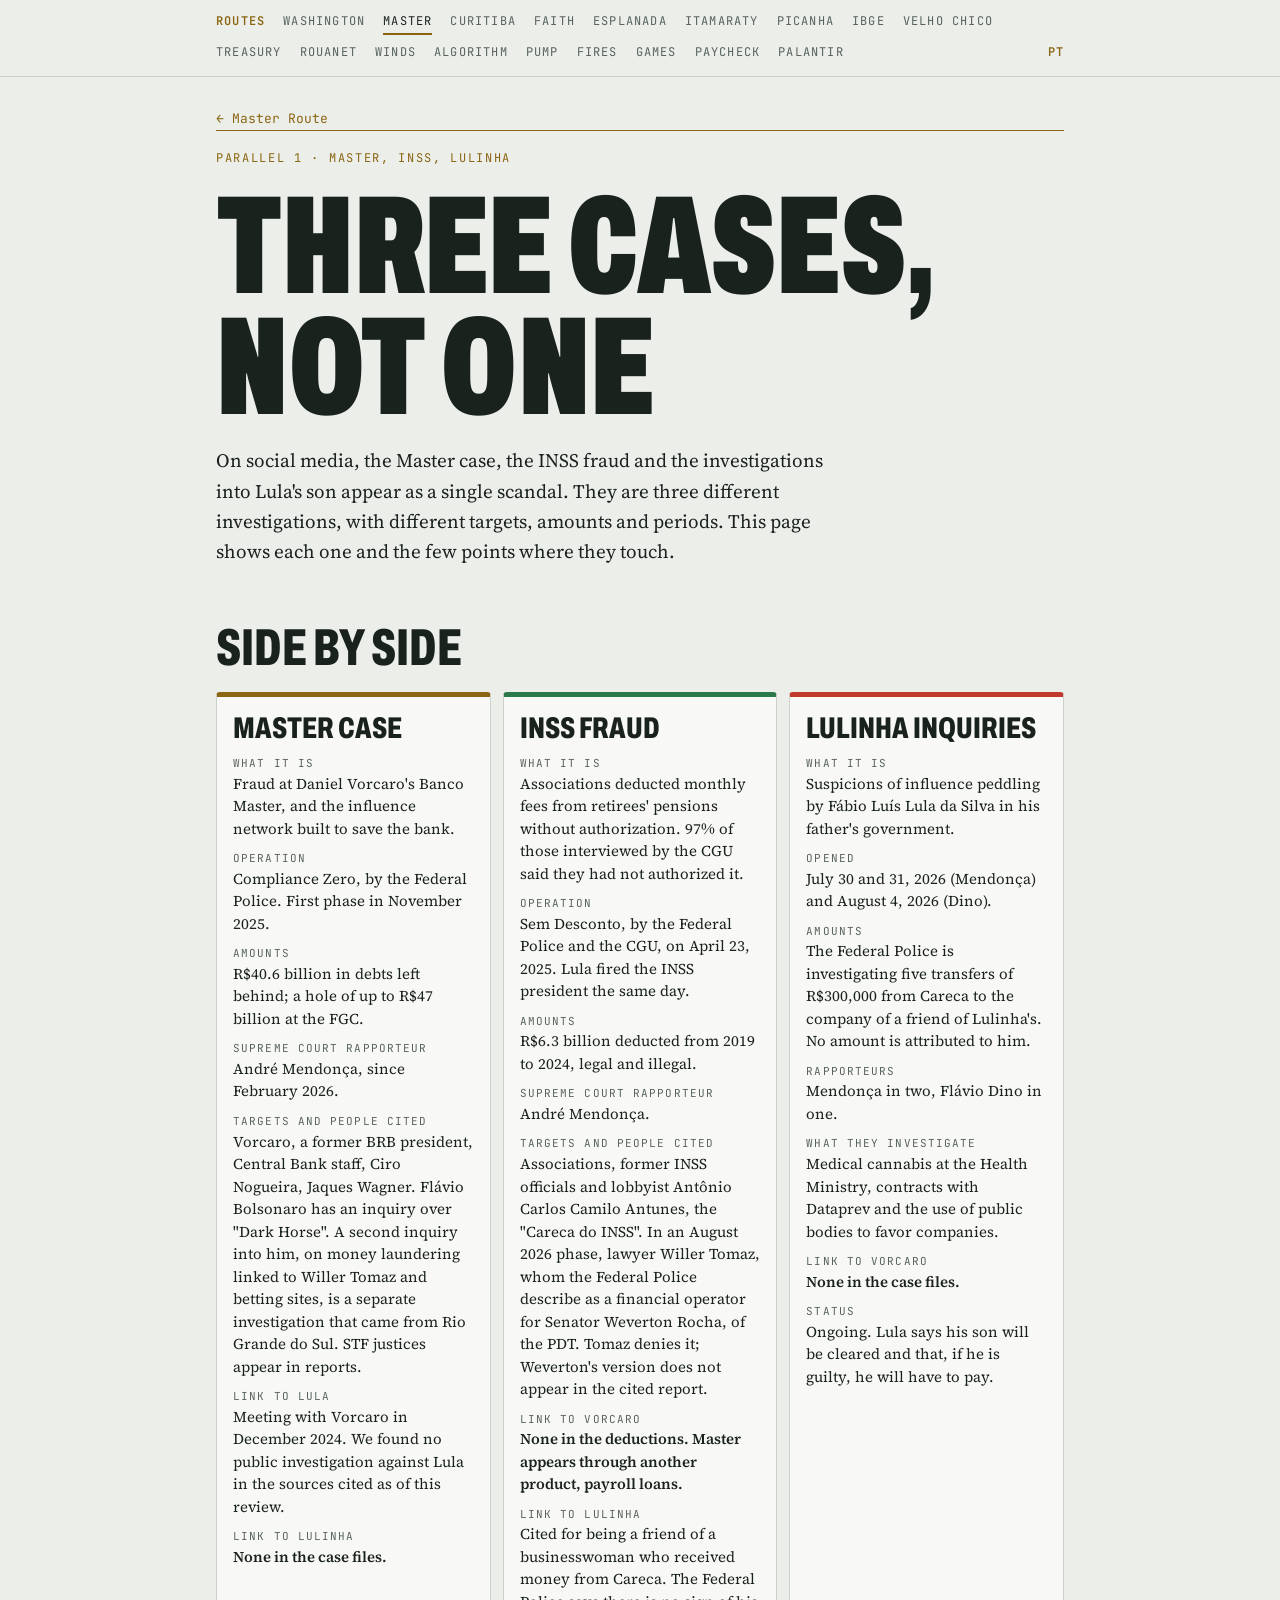
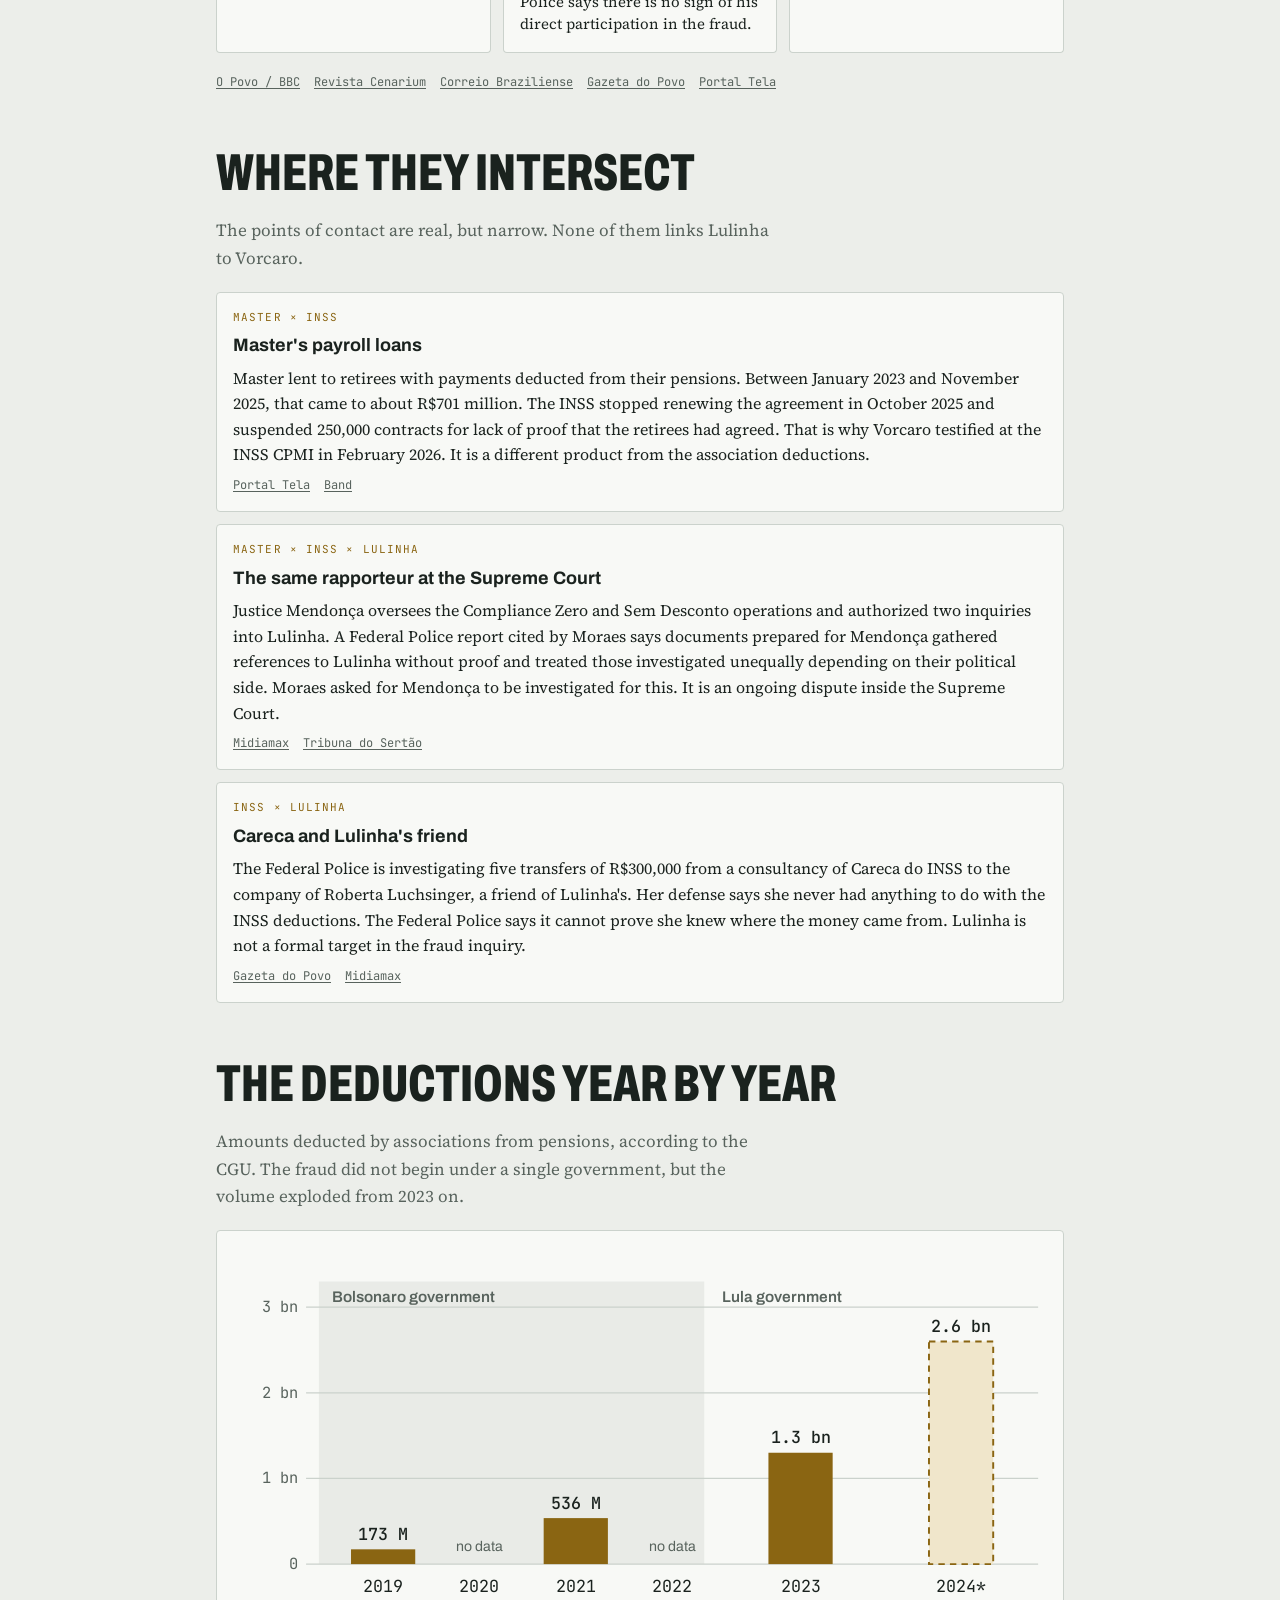
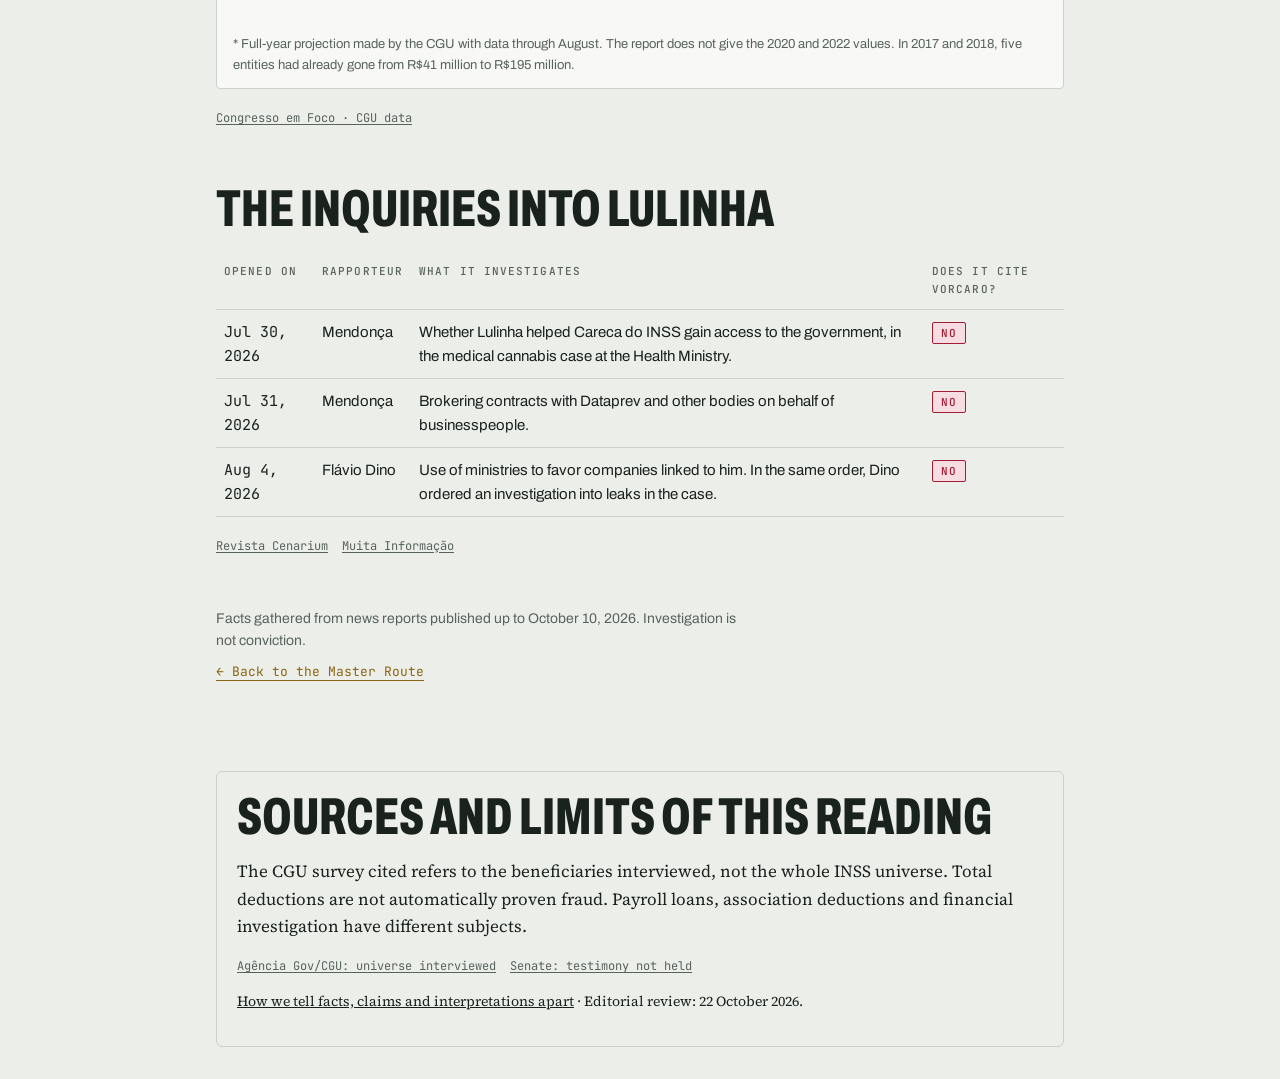
<file: en/tres-casos.html>
<!doctype html>
<html lang="en"><head><meta charset="utf-8"><meta name="viewport" content="width=device-width, initial-scale=1, viewport-fit=cover">
<title>Three cases, not one</title>
<meta name="description" content="The Master case, the INSS fraud and the Lulinha inquiries: what each one is, where they intersect and where they do not.">
<style>:root{color-scheme:light;padding-top:env(safe-area-inset-top,0px);padding-bottom:env(safe-area-inset-bottom,0px)}img{max-width:100%}[hidden]{display:none!important}</style>
<link rel="preconnect" href="https://fonts.googleapis.com">
<link rel="stylesheet" href="https://fonts.googleapis.com/css2?family=Archivo:wdth,wght@62..125,400..900&family=Source+Serif+4:opsz,wght@8..60,400;8..60,600&family=JetBrains+Mono:wght@400;500;600&display=swap">
<link rel="stylesheet" href="../estilo.css">
<style>
.hero{padding-block:32px 8px;display:grid;gap:18px}
h1{font-size:clamp(54px,13vw,116px)}
.cases{display:grid;grid-template-columns:repeat(3,minmax(0,1fr));gap:12px}
.case{min-width:0;background:var(--paper);border:1px solid var(--line);border-top:5px solid var(--c);border-radius:4px;padding:16px;display:grid;gap:12px;align-content:start}
.case h3{font-family:var(--display);font-stretch:70%;font-weight:800;font-size:30px;line-height:1;text-transform:uppercase;margin:0}
.case dl{margin:0;display:grid;gap:10px}
.case dt{font-family:var(--mono);font-size:11px;letter-spacing:.1em;text-transform:uppercase;color:var(--muted)}
.case dd{margin:0;font-size:15px;line-height:1.5}
.case dd.hl{font-weight:600}
@media (max-width:760px){.cases{grid-template-columns:1fr}}
.cross{display:grid;gap:12px}
.x{background:var(--paper);border:1px solid var(--line);border-radius:4px;padding:16px;display:grid;gap:8px}
.x .tag{font-family:var(--mono);font-size:11px;letter-spacing:.1em;text-transform:uppercase;color:var(--accent)}
.x h3{margin:0;font-size:18px;line-height:1.3}
.x p{margin:0;font-size:16px}
.chart{background:var(--paper);border:1px solid var(--line);border-radius:4px;padding:12px}
.chart svg{display:block;width:100%;height:auto}
.chart .ax{font-family:var(--mono);font-size:12px;fill:var(--muted)}
.chart .grid{stroke:var(--line);stroke-width:1}
.chart .bar{fill:var(--accent)}
.chart .bar.proj{fill:var(--accent-soft);stroke:var(--accent);stroke-width:1.5;stroke-dasharray:5 4}
.chart .val{font-family:var(--mono);font-size:13px;fill:var(--ink);text-anchor:middle;font-weight:500}
.chart .yr{font-family:var(--mono);font-size:13px;fill:var(--ink);text-anchor:middle}
.chart .gap{font-family:var(--ui);font-size:11px;fill:var(--muted);text-anchor:middle}
.chart .band{fill:var(--line);opacity:.35}
.chart .gov{font-family:var(--ui);font-size:12px;fill:var(--muted);font-weight:600}
.note{font-family:var(--ui);font-size:13px;color:var(--muted);margin:6px 4px 0}
</style>
</head><body>
<style>/* barra comum das Rotas */.rotas-bar .rb-lang{margin-left:auto;color:var(--accent);font-weight:600}.rotas-bar{border-bottom:1px solid var(--line);background:var(--bg);font-family:var(--mono);font-size:12px;letter-spacing:.1em;text-transform:uppercase}.rotas-bar>div{max-width:880px;margin:0 auto;padding:10px 16px;display:flex;flex-wrap:wrap;align-items:center;gap:6px 18px}.rotas-bar a{color:var(--muted);text-decoration:none;padding-block:2px;border-bottom:2px solid transparent}.rotas-bar a:hover{color:var(--ink)}.rotas-bar a[aria-current]{color:var(--ink);border-bottom-color:var(--accent)}.rotas-bar .rb-home{color:var(--accent);font-weight:600}.rotas-bar a:focus-visible{outline:3px solid var(--accent);outline-offset:2px}</style><style>/* padrão das Rotas: formato detalhado */body{font-size:17px;line-height:1.6}h1{font-family:var(--display);font-stretch:62%;font-weight:900;font-size:clamp(60px,15vw,140px);line-height:.86;text-transform:uppercase;overflow-wrap:anywhere}h2{font-family:var(--display);font-stretch:66%;font-weight:800;font-size:clamp(34px,7vw,52px);line-height:.95;text-transform:uppercase}</style><nav class="rotas-bar" aria-label="Routes"><div><a class="rb-home" href="https://fcarvalhodev.github.io/rotas/en/">Routes</a><a href="https://fcarvalhodev.github.io/rota-washington/en/">Washington</a><a href="https://fcarvalhodev.github.io/rota-master/en/" aria-current="page">Master</a><a href="https://fcarvalhodev.github.io/rota-curitiba/en/">Curitiba</a><a href="https://fcarvalhodev.github.io/rota-da-fe/en/">Faith</a><a href="https://fcarvalhodev.github.io/rota-esplanada/en/">Esplanada</a><a href="https://fcarvalhodev.github.io/rota-itamaraty/en/">Itamaraty</a><a href="https://fcarvalhodev.github.io/rota-da-picanha/en/">Picanha</a><a href="https://fcarvalhodev.github.io/rota-do-ibge/en/">IBGE</a><a href="https://fcarvalhodev.github.io/rota-velho-chico/en/">Velho Chico</a><a href="https://fcarvalhodev.github.io/rota-do-tesouro/en/">Treasury</a><a href="https://fcarvalhodev.github.io/rota-rouanet/en/">Rouanet</a><a href="https://fcarvalhodev.github.io/rota-dos-ventos/en/">Winds</a><a href="https://fcarvalhodev.github.io/rota-do-algoritmo/en/">Algorithm</a><a href="https://fcarvalhodev.github.io/rota-do-posto/en/">Pump</a><a href="https://fcarvalhodev.github.io/rota-das-queimadas/en/">Fires</a><a href="https://fcarvalhodev.github.io/rota-dos-games/en/">Games</a><a href="https://fcarvalhodev.github.io/rota-do-contracheque/en/">Paycheck</a><a href="https://fcarvalhodev.github.io/rota-palantir/en/">Palantir</a><a class="rb-lang" href="../tres-casos.html" hreflang="pt-BR" lang="pt-BR">PT</a></div></nav>


<header class="wrap hero">
  <a class="back" href="./">← Master Route</a>
  <div class="kicker">Parallel 1 · Master, INSS, Lulinha</div>
  <h1>Three cases,<br>not one</h1>
  <p class="lede">On social media, the Master case, the INSS fraud and the investigations into Lula's son appear as a single scandal. They are three different investigations, with different targets, amounts and periods. This page shows each one and the few points where they touch.</p>
</header>

<main class="wrap">
  <section class="sec" aria-labelledby="h-cmp">
    <h2 id="h-cmp">Side by side</h2>
    <div class="cases">
      <article class="case" style="--c:var(--c-vorcaro)">
        <h3>Master case</h3>
        <dl>
          <div><dt>What it is</dt><dd>Fraud at Daniel Vorcaro's Banco Master, and the influence network built to save the bank.</dd></div>
          <div><dt>Operation</dt><dd>Compliance Zero, by the Federal Police. First phase in November 2025.</dd></div>
          <div><dt>Amounts</dt><dd class="num">R$40.6 billion in debts left behind; a hole of up to R$47 billion at the FGC.</dd></div>
          <div><dt>Supreme Court rapporteur</dt><dd>André Mendonça, since February 2026.</dd></div>
          <div><dt>Targets and people cited</dt><dd>Vorcaro, a former BRB president, Central Bank staff, Ciro Nogueira, Jaques Wagner. Flávio Bolsonaro has an inquiry over "Dark Horse". A second inquiry into him, on money laundering linked to Willer Tomaz and betting sites, is a separate investigation that came from Rio Grande do Sul. STF justices appear in reports.</dd></div>
          <div><dt>Link to Lula</dt><dd>Meeting with Vorcaro in December 2024. We found no public investigation against Lula in the sources cited as of this review.</dd></div>
          <div><dt>Link to Lulinha</dt><dd class="hl">None in the case files.</dd></div>
        </dl>
      </article>
      <article class="case" style="--c:var(--c-centrao)">
        <h3>INSS fraud</h3>
        <dl>
          <div><dt>What it is</dt><dd>Associations deducted monthly fees from retirees' pensions without authorization. 97% of those interviewed by the CGU said they had not authorized it.</dd></div>
          <div><dt>Operation</dt><dd>Sem Desconto, by the Federal Police and the CGU, on April 23, 2025. Lula fired the INSS president the same day.</dd></div>
          <div><dt>Amounts</dt><dd class="num">R$6.3 billion deducted from 2019 to 2024, legal and illegal.</dd></div>
          <div><dt>Supreme Court rapporteur</dt><dd>André Mendonça.</dd></div>
          <div><dt>Targets and people cited</dt><dd>Associations, former INSS officials and lobbyist Antônio Carlos Camilo Antunes, the "Careca do INSS". In an August 2026 phase, lawyer Willer Tomaz, whom the Federal Police describe as a financial operator for Senator Weverton Rocha, of the PDT. Tomaz denies it; Weverton's version does not appear in the cited report.</dd></div>
          <div><dt>Link to Vorcaro</dt><dd class="hl">None in the deductions. Master appears through another product, payroll loans.</dd></div>
          <div><dt>Link to Lulinha</dt><dd>Cited for being a friend of a businesswoman who received money from Careca. The Federal Police says there is no sign of his direct participation in the fraud.</dd></div>
        </dl>
      </article>
      <article class="case" style="--c:var(--c-gov)">
        <h3>Lulinha inquiries</h3>
        <dl>
          <div><dt>What it is</dt><dd>Suspicions of influence peddling by Fábio Luís Lula da Silva in his father's government.</dd></div>
          <div><dt>Opened</dt><dd>July 30 and 31, 2026 (Mendonça) and August 4, 2026 (Dino).</dd></div>
          <div><dt>Amounts</dt><dd class="num">The Federal Police is investigating five transfers of R$300,000 from Careca to the company of a friend of Lulinha's. No amount is attributed to him.</dd></div>
          <div><dt>Rapporteurs</dt><dd>Mendonça in two, Flávio Dino in one.</dd></div>
          <div><dt>What they investigate</dt><dd>Medical cannabis at the Health Ministry, contracts with Dataprev and the use of public bodies to favor companies.</dd></div>
          <div><dt>Link to Vorcaro</dt><dd class="hl">None in the case files.</dd></div>
          <div><dt>Status</dt><dd>Ongoing. Lula says his son will be cleared and that, if he is guilty, he will have to pay.</dd></div>
        </dl>
      </article>
    </div>
    <div class="src">
      <a href="https://www.opovo.com.br/agencia/bbc/2025/04/23/o-que-se-sabe-sobre-fraude-no-inss-que-levou-lula-a-demitir-presidente-do-orgao.html" target="_blank" rel="noopener">O Povo / BBC</a> <a href="https://revistacenarium.com.br/understanding-the-investigations-authorized-by-the-stf-against-lulinha/" target="_blank" rel="noopener">Revista Cenarium</a> <a href="https://edicao.correiobraziliense.com.br/correiobraziliense/2026/07/31/13594c/pdf/A02-POL-3107-DIG.pdf" target="_blank" rel="noopener">Correio Braziliense</a> <a href="https://www.gazetadopovo.com.br/republica/pf-aponta-repasses-do-careca-para-empresa-de-amiga-de-lulinha/" target="_blank" rel="noopener">Gazeta do Povo</a> <a href="https://www.portaltela.com/brasil/2026/08/28/vorcaro-presta-depoimento-por-4h30-a-policia-federal-sobre-caso-master/" target="_blank" rel="noopener">Portal Tela</a>
    </div>
  </section>

  <section class="sec" aria-labelledby="h-x">
    <h2 id="h-x">Where they intersect</h2>
    <p class="sec-intro">The points of contact are real, but narrow. None of them links Lulinha to Vorcaro.</p>
    <div class="cross">
      <article class="x"><span class="tag">Master × INSS</span><h3>Master's payroll loans</h3>
        <p>Master lent to retirees with payments deducted from their pensions. Between January 2023 and November 2025, that came to about R$701 million. The INSS stopped renewing the agreement in October 2025 and suspended 250,000 contracts for lack of proof that the retirees had agreed. That is why Vorcaro testified at the INSS CPMI in February 2026. It is a different product from the association deductions.</p>
        <div class="src"><a href="https://www.portaltela.com/noticias/economia/2026/03/23/alvo-da-cpmi-movimentou-r-700-milhoes-em-consignados-para-aposentados/" target="_blank" rel="noopener">Portal Tela</a><a href="https://www.band.com.br/radio-bandeirantes/noticias/cpmi-do-inss-antecipa-depoimento-de-daniel-vorcaro-202602190836" target="_blank" rel="noopener">Band</a></div></article>
      <article class="x"><span class="tag">Master × INSS × Lulinha</span><h3>The same rapporteur at the Supreme Court</h3>
        <p>Justice Mendonça oversees the Compliance Zero and Sem Desconto operations and authorized two inquiries into Lulinha. A Federal Police report cited by Moraes says documents prepared for Mendonça gathered references to Lulinha without proof and treated those investigated unequally depending on their political side. Moraes asked for Mendonça to be investigated for this. It is an ongoing dispute inside the Supreme Court.</p>
        <div class="src"><a href="https://midiamax.com.br/brasil/2026/pf-aponta-imputacao-sem-lastro-contra-lulinha-relatorio-mendonca/" target="_blank" rel="noopener">Midiamax</a><a href="https://tribunadosertao.com.br/poder-e-governo/2026/08/01/950970-inquerito-de-lulinha-eleva-atrito-entre-pf-e-mendonca-relator-de-casos-de-impacto-antes-das-eleicoes" target="_blank" rel="noopener">Tribuna do Sertão</a></div></article>
      <article class="x"><span class="tag">INSS × Lulinha</span><h3>Careca and Lulinha's friend</h3>
        <p>The Federal Police is investigating five transfers of R$300,000 from a consultancy of Careca do INSS to the company of Roberta Luchsinger, a friend of Lulinha's. Her defense says she never had anything to do with the INSS deductions. The Federal Police says it cannot prove she knew where the money came from. Lulinha is not a formal target in the fraud inquiry.</p>
        <div class="src"><a href="https://www.gazetadopovo.com.br/republica/pf-aponta-repasses-do-careca-para-empresa-de-amiga-de-lulinha/" target="_blank" rel="noopener">Gazeta do Povo</a><a href="https://midiamax.com.br/brasil/2026/pf-aponta-imputacao-sem-lastro-contra-lulinha-relatorio-mendonca/" target="_blank" rel="noopener">Midiamax</a></div></article>
    </div>
  </section>

  <section class="sec" aria-labelledby="h-inss">
    <h2 id="h-inss">The deductions year by year</h2>
    <p class="sec-intro">Amounts deducted by associations from pensions, according to the CGU. The fraud did not begin under a single government, but the volume exploded from 2023 on.</p>
    <figure class="chart" style="margin:0">
      <svg viewBox="0 0 640 300" role="img" aria-label="Association deductions at the INSS: R$173 million in 2019, R$536 million in 2021, R$1.3 billion in 2023 and a projected R$2.6 billion in 2024">
        <rect class="band" x="70" y="30" width="300" height="220"/>
        <text class="gov" x="80" y="46">Bolsonaro government</text>
        <text class="gov" x="384" y="46">Lula government</text>
        <line class="grid" x1="60" x2="630" y1="250" y2="250"/>
        <line class="grid" x1="60" x2="630" y1="183.3" y2="183.3"/>
        <line class="grid" x1="60" x2="630" y1="116.7" y2="116.7"/>
        <line class="grid" x1="60" x2="630" y1="50" y2="50"/>
        <text class="ax" x="54" y="254" text-anchor="end">0</text>
        <text class="ax" x="54" y="187" text-anchor="end">1 bn</text>
        <text class="ax" x="54" y="121" text-anchor="end">2 bn</text>
        <text class="ax" x="54" y="54" text-anchor="end">3 bn</text>
        <rect class="bar" x="95" y="238.5" width="50" height="11.5"/><text class="val" x="120" y="231">173 M</text><text class="yr" x="120" y="272">2019</text>
        <text class="gap" x="195" y="240">no data</text><text class="yr" x="195" y="272">2020</text>
        <rect class="bar" x="245" y="214.2" width="50" height="35.8"/><text class="val" x="270" y="207">536 M</text><text class="yr" x="270" y="272">2021</text>
        <text class="gap" x="345" y="240">no data</text><text class="yr" x="345" y="272">2022</text>
        <rect class="bar" x="420" y="163.3" width="50" height="86.7"/><text class="val" x="445" y="156">1.3 bn</text><text class="yr" x="445" y="272">2023</text>
        <rect class="bar proj" x="545" y="76.7" width="50" height="173.3"/><text class="val" x="570" y="69">2.6 bn</text><text class="yr" x="570" y="272">2024*</text>
      </svg>
      <figcaption class="note">* Full-year projection made by the CGU with data through August. The report does not give the 2020 and 2022 values. In 2017 and 2018, five entities had already gone from R$41 million to R$195 million.</figcaption>
    </figure>
    <div class="src"><a href="https://www.congressoemfoco.com.br/noticia/108480/lula-ou-bolsonaro-descontos-no-inss-antecedem-dois-ultimos-governos" target="_blank" rel="noopener">Congresso em Foco · CGU data</a></div>
  </section>

  <section class="sec" aria-labelledby="h-lul">
    <h2 id="h-lul">The inquiries into Lulinha</h2>
    <div class="scroll">
      <table class="ledger">
        <thead><tr><th>Opened on</th><th>Rapporteur</th><th>What it investigates</th><th>Does it cite Vorcaro?</th></tr></thead>
        <tbody>
          <tr><td class="mono num">Jul 30, 2026</td><td>Mendonça</td><td>Whether Lulinha helped Careca do INSS gain access to the government, in the medical cannabis case at the Health Ministry.</td><td><span class="ev no">No</span></td></tr>
          <tr><td class="mono num">Jul 31, 2026</td><td>Mendonça</td><td>Brokering contracts with Dataprev and other bodies on behalf of businesspeople.</td><td><span class="ev no">No</span></td></tr>
          <tr><td class="mono num">Aug 4, 2026</td><td>Flávio Dino</td><td>Use of ministries to favor companies linked to him. In the same order, Dino ordered an investigation into leaks in the case.</td><td><span class="ev no">No</span></td></tr>
        </tbody>
      </table>
    </div>
    <div class="src"><a href="https://revistacenarium.com.br/understanding-the-investigations-authorized-by-the-stf-against-lulinha/" target="_blank" rel="noopener">Revista Cenarium</a><a href="https://muitainformacao.com.br/politica/flavio-dino-autoriza-terceiro-inquerito-contra-lulinha-apos-pedido-da-policia-federal/" target="_blank" rel="noopener">Muita Informação</a></div>
  </section>

  <footer>
    <p>Facts gathered from news reports published up to October 10, 2026. Investigation is not conviction.</p>
    <p><a class="back" href="./">← Back to the Master Route</a></p>
  </footer>

<section id="fontes-revisao" aria-labelledby="h-fontes-revisao" style="margin-block:32px;padding:20px;border:1px solid var(--line);border-radius:6px">
<h2 id="h-fontes-revisao">Sources and limits of this reading</h2>
<p>The CGU survey cited refers to the beneficiaries interviewed, not the whole INSS universe. Total deductions are not automatically proven fraud. Payroll loans, association deductions and financial investigation have different subjects.</p>
<div class="src"><a href="https://agenciagov.ebc.com.br/noticias/202504/relatorio-da-cgu-indica-que-97-6-de-aposentados-e-pensionistas-do-inss-entrevistados-nao-autorizaram-descontos-de-associacoes-na-folha-de-pagamento" target="_blank" rel="noopener">Agência Gov/CGU: universe interviewed</a><a href="https://www12.senado.leg.br/noticias/materias/2026/02/20/com-negativa-de-vorcaro-cpmi-do-inss-vai-ouvir-investigada-ligada-a-conafer" target="_blank" rel="noopener">Senate: testimony not held</a></div>
<p style="font-size:14px"><a href="https://fcarvalhodev.github.io/rotas/en/metodologia.html">How we tell facts, claims and interpretations apart</a> · Editorial review: 22 October 2026.</p>
</section>
</main>
</body></html>
</file>
<file: estilo.css>
/* Layout: a forensic bank ledger. Condensed display type for headings, serif for reading, mono for figures and dates. Brass is the Master money colour; evidence tags carry the meaning. */
:root{
  --bg:#eceeea; --paper:#f8f9f6; --ink:#1a221e; --muted:#58635d; --line:#cbd2cc;
  --accent:#8a6512; --accent-soft:#f0e6cb;
  --doc:#1a221e; --alleg:#a3501a; --alleg-soft:#f8e6d7; --open:#5b4bb0; --open-soft:#e7e3f6; --no:#a11d33; --no-soft:#f7dde1;
  --c-vorcaro:#8a6512; --c-stf:#7a2a3d; --c-gov:#c0392b; --c-pl:#1f5bb5; --c-centrao:#2b7a4b; --c-bc:#5d6b75; --c-pdt:#b4530a;
  --display:"Archivo","Arial Narrow",Impact,sans-serif;
  --body:"Source Serif 4",Georgia,"Times New Roman",serif;
  --ui:"Archivo",system-ui,-apple-system,"Segoe UI",sans-serif;
  --mono:"JetBrains Mono",ui-monospace,Menlo,Consolas,monospace;
}
@media (prefers-color-scheme:dark){:root:not([data-theme="light"]){
  --bg:#111613; --paper:#18201c; --ink:#e5eae6; --muted:#9ba8a1; --line:#2b3530;
  --accent:#e0b552; --accent-soft:#3a2f14;
  --doc:#e5eae6; --alleg:#f0a066; --alleg-soft:#3a2516; --open:#ab9ff0; --open-soft:#29254a; --no:#f07a8c; --no-soft:#3d1a21;
  --c-vorcaro:#e0b552; --c-stf:#e0899c; --c-gov:#f2796c; --c-pl:#78a8f2; --c-centrao:#6cc492; --c-bc:#a7b6c0; --c-pdt:#f0a060;
  color-scheme:dark}}
:root[data-theme="dark"]{
  --bg:#111613; --paper:#18201c; --ink:#e5eae6; --muted:#9ba8a1; --line:#2b3530;
  --accent:#e0b552; --accent-soft:#3a2f14;
  --doc:#e5eae6; --alleg:#f0a066; --alleg-soft:#3a2516; --open:#ab9ff0; --open-soft:#29254a; --no:#f07a8c; --no-soft:#3d1a21;
  --c-vorcaro:#e0b552; --c-stf:#e0899c; --c-gov:#f2796c; --c-pl:#78a8f2; --c-centrao:#6cc492; --c-bc:#a7b6c0; --c-pdt:#f0a060;
  color-scheme:dark}

*{box-sizing:border-box}
body{background:var(--bg);color:var(--ink);font-family:var(--body);font-size:17px;line-height:1.6;margin:0}
a{color:inherit}
.wrap{max-width:880px;margin:0 auto;padding-inline:16px}
.mono{font-family:var(--mono)}
.num{font-variant-numeric:tabular-nums}

.kicker{font-family:var(--mono);font-size:12px;letter-spacing:.14em;text-transform:uppercase;color:var(--accent)}
h1{font-family:var(--display);font-stretch:62%;font-weight:900;font-size:clamp(64px,16vw,148px);line-height:.84;margin:0;text-transform:uppercase;letter-spacing:-.005em;text-wrap:balance}
h2{font-family:var(--display);font-stretch:70%;font-weight:800;font-size:clamp(36px,7.5vw,56px);line-height:.95;margin:0;text-transform:uppercase;text-wrap:balance}
h3{font-family:var(--ui);text-wrap:balance}
.lede{font-size:19px;max-width:62ch;margin:0}
.sec{padding-block:48px 8px;display:grid;gap:20px}
.sec-intro{color:var(--muted);max-width:62ch;margin:0}

/* evidence tags */
.legend{display:flex;flex-wrap:wrap;gap:10px 18px;font-family:var(--ui);font-size:14px;color:var(--muted)}
.legend span{display:inline-flex;align-items:center;gap:8px}
.ev{font-family:var(--mono);font-size:11px;letter-spacing:.08em;text-transform:uppercase;padding:3px 8px;border-radius:2px;white-space:nowrap;font-weight:500}
.ev.doc{background:var(--doc);color:var(--paper)}
.ev.alleg{background:var(--alleg-soft);color:var(--alleg);border:1px solid var(--alleg)}
.ev.open{background:var(--open-soft);color:var(--open);border:1px dashed var(--open)}
.ev.no{background:var(--no-soft);color:var(--no);border:1px solid var(--no)}

/* back link + footer */
.back{font-family:var(--mono);font-size:13px;color:var(--accent);text-decoration:none;border-bottom:1px solid currentColor}
.back:focus-visible,.more:focus-visible{outline:3px solid var(--accent);outline-offset:3px}
footer{padding-block:44px 56px;color:var(--muted);font-family:var(--ui);font-size:14px;display:grid;gap:8px}
footer p{margin:0;max-width:66ch}
.src{font-family:var(--mono);font-size:12px;color:var(--muted);display:flex;flex-wrap:wrap;gap:2px 14px}
.src a{color:var(--muted);text-underline-offset:2px}
.src a:hover{color:var(--accent)}
.more{font-family:var(--mono);font-size:13px;color:var(--accent);text-decoration:none;justify-self:start;border-bottom:1px solid currentColor}

/* comprovado / não provado */
.verdict{display:grid;grid-template-columns:repeat(auto-fit,minmax(260px,1fr));gap:16px}
.col{min-width:0;padding:18px;border-radius:4px;display:grid;gap:10px;align-content:start}
.col.yes{background:var(--paper);border:1px solid var(--line)}
.col.not{background:var(--open-soft);border:1px dashed var(--open)}
.col h3{margin:0;font-size:17px}
.col ul{margin:0;padding-left:18px;display:grid;gap:8px}

/* ledger table (hero numbers, comparisons) */
.ledger{width:100%;border-collapse:collapse;font-family:var(--ui);font-size:15px}
.ledger th,.ledger td{padding:10px 8px;border-bottom:1px solid var(--line);text-align:left;vertical-align:top}
.ledger th{font-family:var(--mono);font-size:11px;font-weight:500;letter-spacing:.1em;text-transform:uppercase;color:var(--muted)}
.scroll{overflow-x:auto}

@media (prefers-reduced-motion:reduce){*{animation:none!important;transition:none!important}}
</file>
